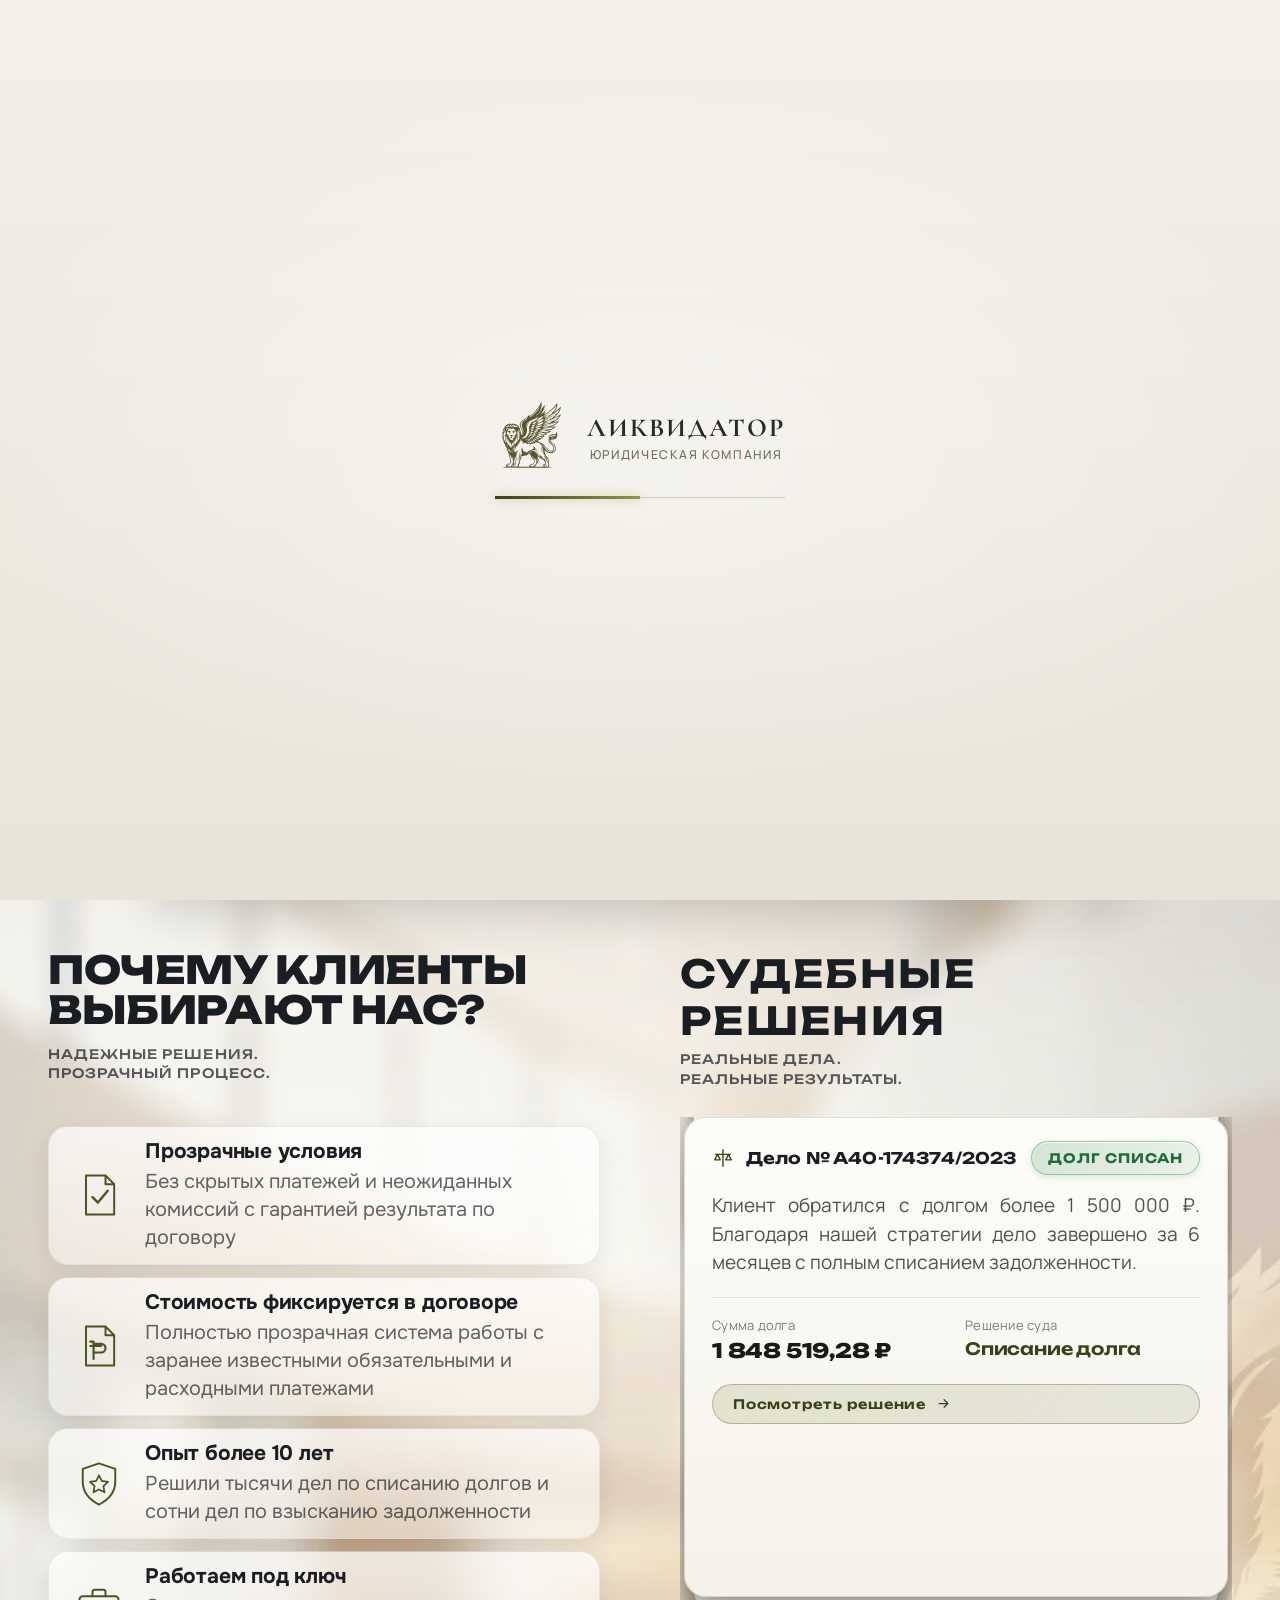
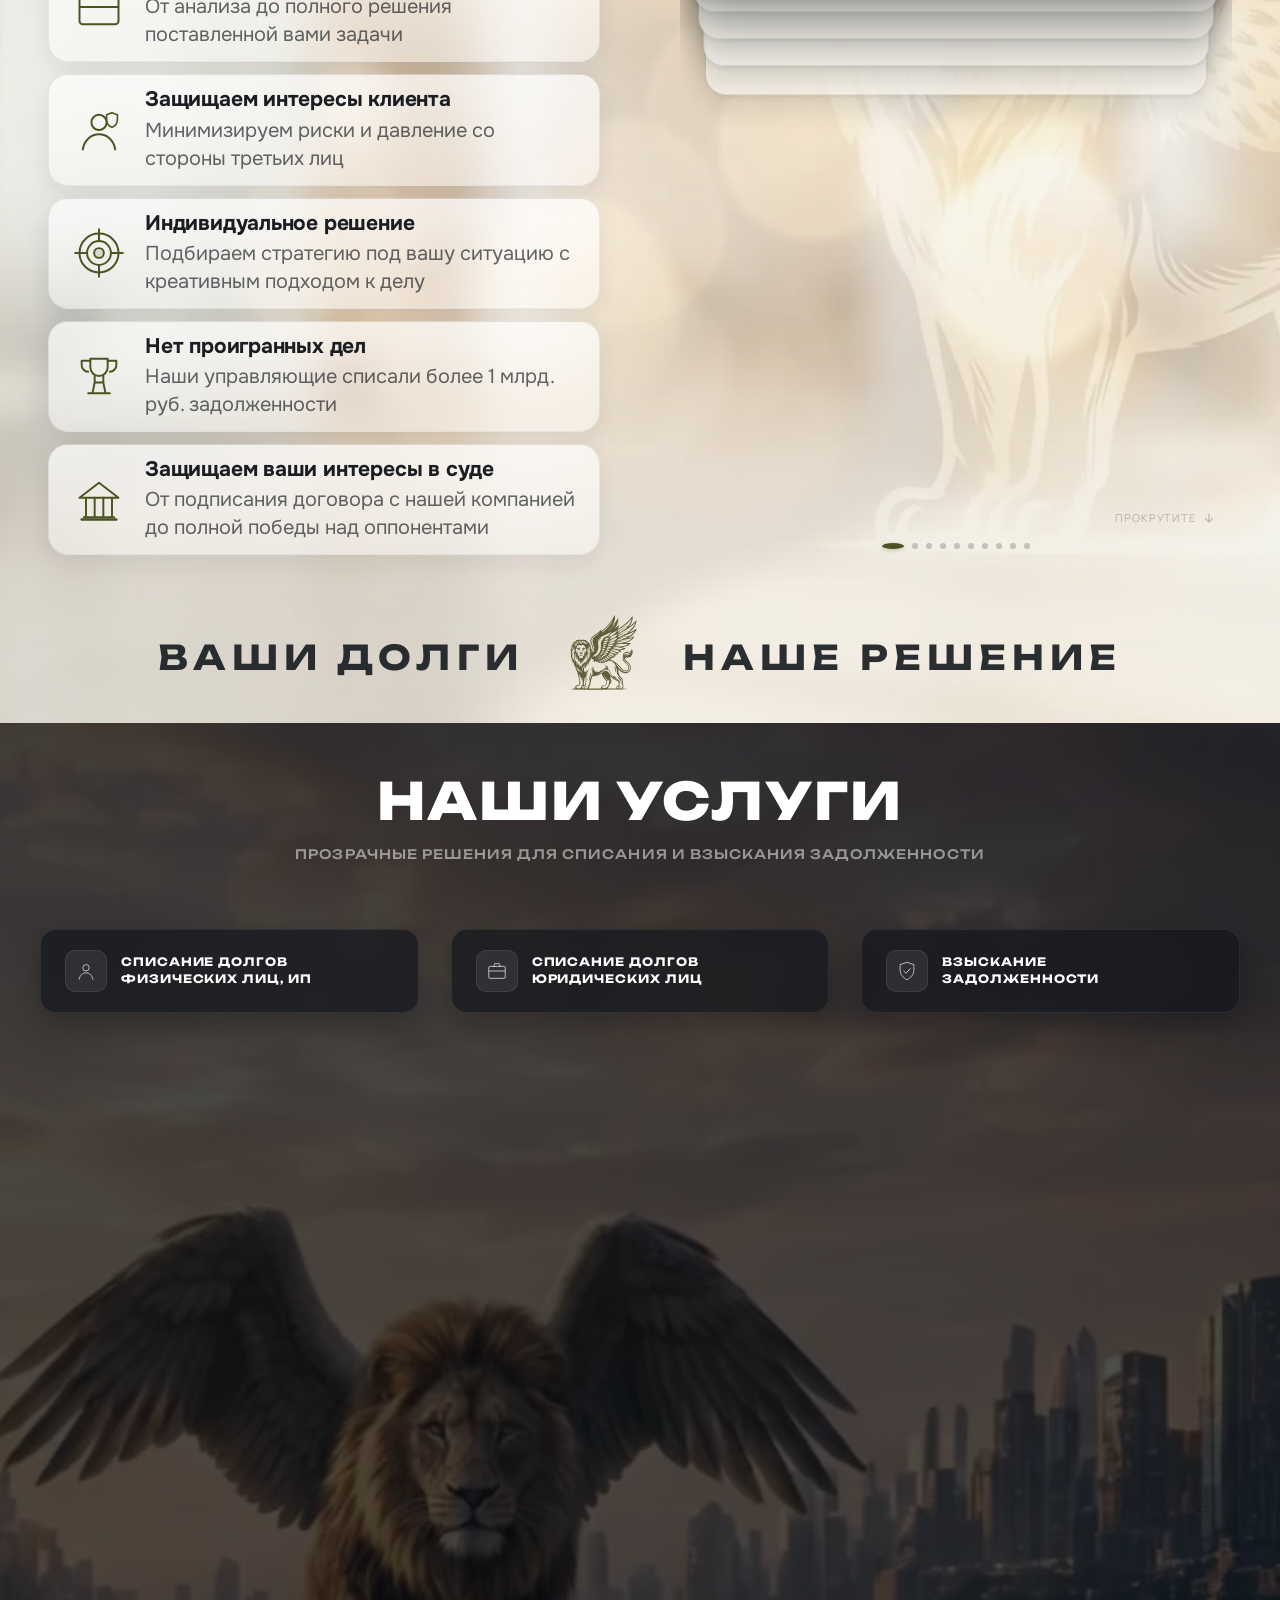
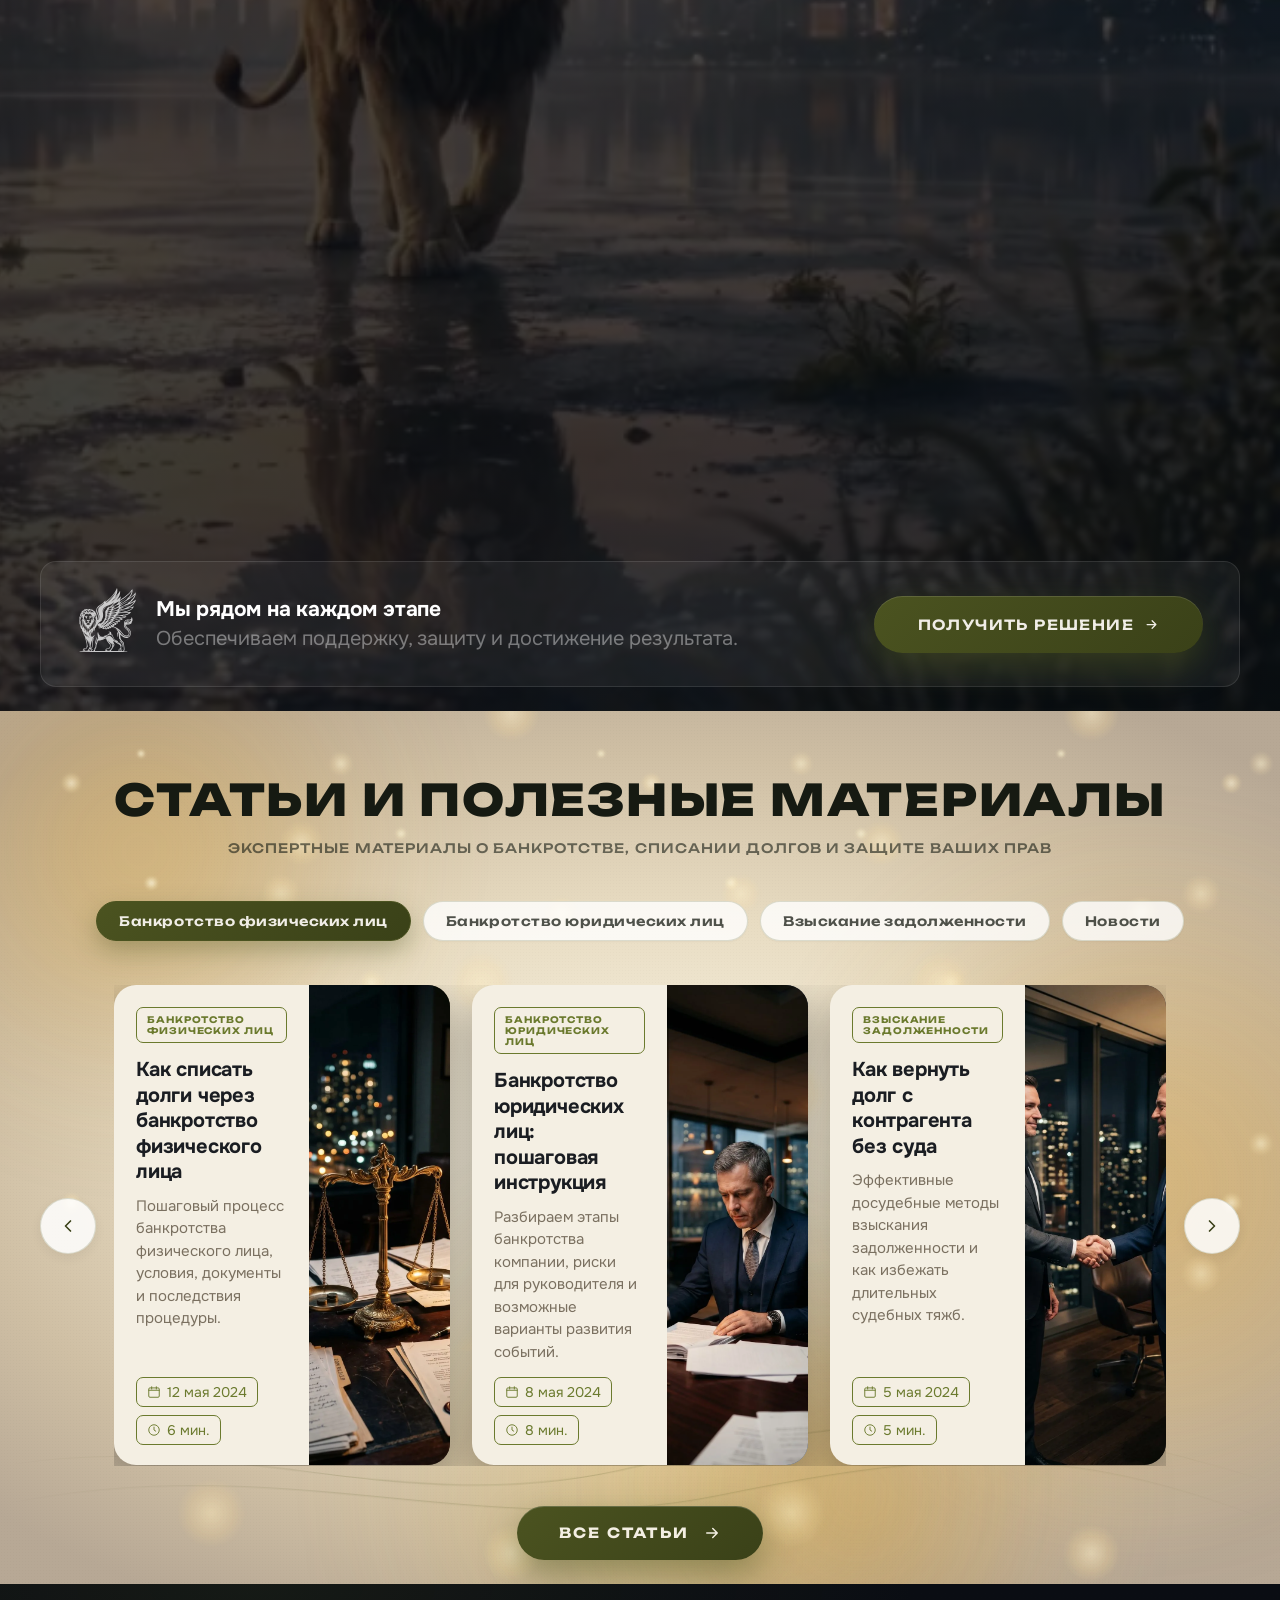
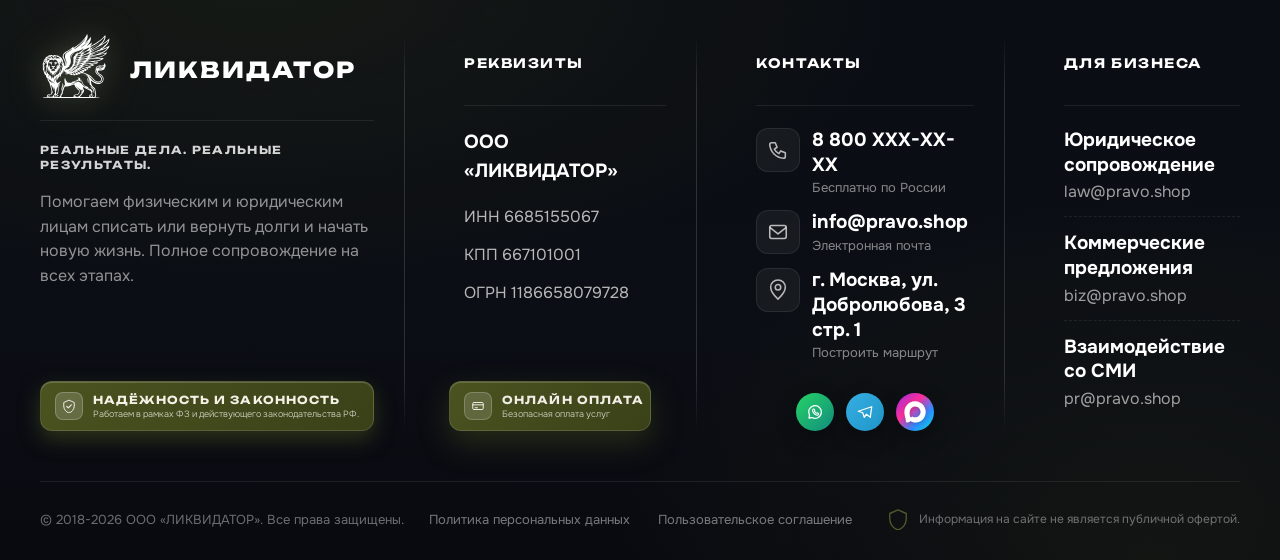
<file: index.html>
<!DOCTYPE html>
<html lang="ru">
<head>
  <meta charset="UTF-8" />
  <meta name="viewport" content="width=device-width, initial-scale=1.0, viewport-fit=cover" />
  <meta name="theme-color" content="#0b0e14"/>
  <title>ЛИКВИДАТОР - списание долгов и взыскание задолженности | Банкротство физ. и юр. лиц</title>

  <meta name="description" content="ЛИКВИДАТОР - списание долгов через банкротство физических и юридических лиц, взыскание задолженности. Опыт более 10 лет, завершено более 800 дел, списано более 1 млрд рублей. Бесплатная консультация в день обращения." />
  <meta name="keywords" content="банкротство физических лиц, списание долгов, взыскание задолженности, банкротство юридических лиц, арбитражный юрист, исполнительное производство, ликвидация ООО, субсидиарная ответственность" />
  <meta name="robots" content="index, follow, max-image-preview:large" />
  <meta name="author" content="ООО «ЛИКВИДАТОР»" />
  <meta name="yandex-verification" content="ВСТАВИТЬ_КОД_ПОСЛЕ_РЕГИСТРАЦИИ_В_ВЕБМАСТЕРЕ" />
  <meta name="google-site-verification" content="ВСТАВИТЬ_КОД_ПОСЛЕ_РЕГИСТРАЦИИ_В_SEARCH_CONSOLE" />
  <link rel="canonical" href="https://pravo.shop/" />

  <!-- Open Graph -->
  <meta property="og:type" content="website" />
  <meta property="og:title" content="ЛИКВИДАТОР - списание долгов и взыскание задолженности" />
  <meta property="og:description" content="Списание долгов через банкротство физических и юридических лиц, взыскание задолженности. Опыт 10+ лет, 800+ дел. Бесплатная консультация." />
  <meta property="og:image" content="/assets/a1.webp" />
  <meta property="og:image:width" content="1200" />
  <meta property="og:image:height" content="630" />
  <meta property="og:url" content="https://pravo.shop/" />
  <meta property="og:site_name" content="ЛИКВИДАТОР" />
  <meta property="og:locale" content="ru_RU" />

  <!-- Twitter Card -->
  <meta name="twitter:card" content="summary_large_image" />
  <meta name="twitter:title" content="ЛИКВИДАТОР - списание долгов и взыскание задолженности" />
  <meta name="twitter:description" content="Банкротство физических и юридических лиц, взыскание задолженности. 800+ завершённых дел." />
  <meta name="twitter:image" content="/assets/a1.webp" />

  <!-- Favicon -->
  <link rel="icon" type="image/svg+xml" href="/assets/logo.svg" />
  <link rel="apple-touch-icon" href="/assets/logo.svg" />

  <!-- Schema.org: Organization + LegalService + WebSite -->
  <script type="application/ld+json">
  {
    "@context": "https://schema.org",
    "@graph": [
      {
        "@type": "LegalService",
        "@id": "/#organization",
        "name": "ООО «ЛИКВИДАТОР»",
        "alternateName": "ЛИКВИДАТОР",
        "legalName": "Общество с ограниченной ответственностью «ЛИКВИДАТОР»",
        "description": "Юридическая компания по списанию долгов через банкротство и взысканию задолженности. Опыт более 10 лет, завершено более 800 дел о банкротстве, списано более 1 млрд рублей, взыскано более 500 млн рублей.",
        "url": "/",
        "logo": "/assets/logo.svg",
        "image": "/assets/a1.webp",
        "telephone": "+7-800-000-00-00",
        "email": "info@pravo.shop",
        "priceRange": "Бесплатная консультация",
        "foundingDate": "2018",
        "address": {
          "@type": "PostalAddress",
          "streetAddress": "ул. Добролюбова, 3 стр. 1",
          "addressLocality": "Москва",
          "postalCode": "127254",
          "addressCountry": "RU"
        },
        "taxID": "6685155067",
        "vatID": "6685155067",
        "iso6523Code": "0199:1186658079728",
        "areaServed": { "@type": "Country", "name": "Россия" },
        "sameAs": [],
        "contactPoint": [{
          "@type": "ContactPoint",
          "telephone": "+7-800-000-00-00",
          "contactType": "customer service",
          "areaServed": "RU",
          "availableLanguage": "Russian"
        }],
        "hasOfferCatalog": {
          "@type": "OfferCatalog",
          "name": "Услуги",
          "itemListElement": [
            { "@type": "Offer", "itemOffered": { "@type": "Service", "name": "Банкротство физических лиц", "description": "Списание долгов через процедуру банкротства граждан по 127-ФЗ" } },
            { "@type": "Offer", "itemOffered": { "@type": "Service", "name": "Банкротство юридических лиц", "description": "Сопровождение процедуры банкротства компаний, защита от субсидиарной ответственности" } },
            { "@type": "Offer", "itemOffered": { "@type": "Service", "name": "Взыскание задолженности", "description": "Досудебное и судебное взыскание долгов с физических и юридических лиц" } }
          ]
        }
      },
      {
        "@type": "WebSite",
        "@id": "/#website",
        "url": "/",
        "name": "ЛИКВИДАТОР",
        "description": "Списание долгов и взыскание задолженности",
        "publisher": { "@id": "/#organization" },
        "inLanguage": "ru-RU"
      }
    ]
  }
  </script>

  <link rel="preload" href="/assets/fonts/cormorant-garamond-700.woff2" as="font" type="font/woff2" crossorigin>
  <link rel="preload" href="/assets/fonts/manrope-500.woff2" as="font" type="font/woff2" crossorigin>
  <style>
    @font-face {
      font-family: 'Cormorant Garamond';
      font-style: normal;
      font-weight: 700;
      font-display: block;
      src: url('/assets/fonts/cormorant-garamond-700.woff2') format('woff2');
      unicode-range: U+0000-00FF, U+0131, U+0152-0153, U+02BB-02BC, U+02C6, U+02DA, U+02DC, U+0304, U+0308, U+0329, U+2000-206F, U+20AC, U+2122, U+2191, U+2193, U+2212, U+2215, U+FEFF, U+FFFD, U+0400-045F, U+0490-0491, U+04B0-04B1, U+2116;
    }
    @font-face {
      font-family: 'Manrope';
      font-style: normal;
      font-weight: 500;
      font-display: block;
      src: url('/assets/fonts/manrope-500.woff2') format('woff2');
      unicode-range: U+0000-00FF, U+0131, U+0152-0153, U+02BB-02BC, U+02C6, U+02DA, U+02DC, U+0304, U+0308, U+0329, U+2000-206F, U+20AC, U+2122, U+2191, U+2193, U+2212, U+2215, U+FEFF, U+FFFD, U+0400-045F, U+0490-0491, U+04B0-04B1, U+2116;
    }
  </style>

  <link rel="preconnect" href="https://fonts.googleapis.com">
  <link rel="preconnect" href="https://fonts.gstatic.com" crossorigin>
  <link rel="preload" href="https://fonts.googleapis.com/css2?family=Unbounded:wght@400;500;600;700;800&family=Manrope:wght@300;400;500;600&family=Onest:wght@400;500;600;700&family=Cormorant+Garamond:ital,wght@0,700;1,700&display=swap" as="style" onload="this.onload=null;this.rel='stylesheet'">
  <noscript><link href="https://fonts.googleapis.com/css2?family=Unbounded:wght@400;500;600;700;800&family=Manrope:wght@300;400;500;600&family=Onest:wght@400;500;600;700&family=Cormorant+Garamond:ital,wght@0,700;1,700&display=swap" rel="stylesheet"></noscript>

  <link rel="stylesheet" href="styles.css?v=22" />
  <meta http-equiv="Cache-Control" content="no-cache, no-store, must-revalidate" />
  <meta http-equiv="Pragma" content="no-cache" />
  <meta http-equiv="Expires" content="0" />
  <style>
    /* Inline override for business footer — bypasses CSS cache */
    @media (max-width: 1024px) {
      .footer__col--business .footer__biz { gap: 0 !important; row-gap: 0 !important; display: block !important; }
      .footer__col--business .footer__biz li {
        display: block !important;
        margin: 0 !important;
        padding: 0 !important;
        gap: 0 !important;
        border: none !important;
        line-height: 1 !important;
      }
      .footer__col--business .footer__biz li + li { margin-top: 14px !important; }
      .hero__content { padding-top: 48vh !important; }

      /* Компактный cookie-баннер на мобиле */
      .cookie-banner { left: 10px !important; right: 10px !important; bottom: 10px !important; }
      .cookie-banner__inner {
        display: grid !important;
        grid-template-columns: auto 1fr !important;
        grid-template-areas: "icon title" "desc desc" "actions actions" !important;
        align-items: center !important;
        gap: 6px 10px !important;
        padding: 10px 12px !important;
        border-radius: 14px !important;
      }
      .cookie-banner__icon {
        grid-area: icon !important;
        width: 28px !important;
        height: 28px !important;
        flex: 0 0 28px !important;
        border-radius: 8px !important;
      }
      .cookie-banner__icon svg { width: 16px !important; height: 16px !important; }
      .cookie-banner__text {
        display: contents !important;
      }
      .cookie-banner__text strong {
        grid-area: title !important;
        font-size: 13px !important;
        letter-spacing: 0.02em !important;
        line-height: 1.1 !important;
        margin: 0 !important;
      }
      .cookie-banner__text > span {
        grid-area: desc !important;
        font-size: 11px !important;
        line-height: 1.25 !important;
        margin: 0 !important;
      }
      .cookie-banner__actions {
        grid-area: actions !important;
        width: 100% !important;
        gap: 8px !important;
        justify-content: space-between !important;
        margin-top: 2px !important;
      }
      .cookie-banner__link {
        font-size: 10px !important;
        padding: 6px 10px !important;
        letter-spacing: 0.08em !important;
        min-height: 0 !important;
        height: auto !important;
      }
      .cookie-banner__btn {
        font-size: 11px !important;
        padding: 8px 16px !important;
        letter-spacing: 0.08em !important;
        min-height: 0 !important;
        height: auto !important;
        flex: 0 1 auto !important;
      }
      .footer__col--business .footer__biz-role {
        display: block !important;
        font-size: 11px !important;
        line-height: 1.15 !important;
        margin: 0 !important;
        padding: 0 !important;
        white-space: nowrap !important;
      }
      .footer__col--business .footer__biz-role br { display: none !important; }
      .footer__col--business .footer__biz-mail {
        display: block !important;
        font-size: 11px !important;
        line-height: 1 !important;
        margin: 0 !important;
        padding: 0 !important;
        min-height: 0 !important;
        height: auto !important;
      }
      .footer__col--business .footer__col-title {
        margin: 0 0 4px !important;
        padding: 0 0 2px !important;
        min-height: 0 !important;
      }
      .footer__bottom {
        display: flex !important;
        flex-direction: column !important;
        align-items: center !important;
        gap: 0 !important;
        padding: 8px 0 0 !important;
        margin-top: 8px !important;
        margin-bottom: 0 !important;
        text-align: center !important;
      }
      .footer__bottom > * { margin: 0 !important; padding: 0 !important; }
      .footer__copy,
      .footer__links,
      .footer__links a,
      .footer__disclaimer,
      .footer__disclaimer span {
        font-size: 9px !important;
        line-height: 1 !important;
        color: rgba(255,255,255,0.5) !important;
      }
      .footer__links {
        display: flex !important;
        flex-wrap: wrap !important;
        justify-content: center !important;
        gap: 0 6px !important;
      }
      .footer__disclaimer {
        display: inline-flex !important;
        align-items: center !important;
        justify-content: center !important;
        gap: 4px !important;
      }
      .footer__disclaimer svg { width: 9px !important; height: 9px !important; flex-shrink: 0 !important; }
      .footer__disclaimer br { display: none !important; }
      .footer { padding-bottom: 8px !important; }
      .footer__bottom a,
      .footer__links a,
      .footer__disclaimer a {
        min-height: 0 !important;
        height: auto !important;
        padding: 0 !important;
        margin: 0 !important;
      }
    }
  </style>
</head>
<body>

  <div class="loader" id="siteLoader" aria-hidden="true">
    <div class="loader__inner">
      <div class="loader__row">
        <img src="assets/logo.svg" alt="" class="loader__logo" onerror="this.replaceWith(Object.assign(document.createElement('div'),{className:'loader__logo-fallback',textContent:'Л'}))"/>
        <div class="loader__text">
          <div class="loader__title">ЛИКВИДАТОР</div>
          <div class="loader__subtitle">Юридическая компания</div>
        </div>
      </div>
      <div class="loader__bar"><div class="loader__bar-fill" id="loaderBarFill"></div></div>
    </div>
  </div>

  <header class="header" id="header">
    <div class="header__inner">
      <button class="header__burger" id="headerBurger" type="button" aria-label="Меню" aria-expanded="false">
        <span></span><span></span><span></span>
      </button>

      <nav class="header__nav header__nav--left">
        <a href="#services">УСЛУГИ</a>
        <a href="#cases">КЕЙСЫ</a>
      </nav>

      <a href="#" class="header__brand">
        <img src="assets/logo.svg" alt="" class="header__logo" onerror="this.style.display='none'"/>
        <span class="header__brand-text">ЛИКВИДАТОР</span>
      </a>

      <nav class="header__nav header__nav--right">
        <a href="#knowledge">БАЗА ЗНАНИЙ</a>
        <a href="#footer">КОНТАКТЫ</a>
      </nav>
    </div>

    <div class="header__mobile-menu" id="headerMobileMenu" aria-hidden="true">
      <a href="#services" data-close>УСЛУГИ</a>
      <a href="#cases" data-close>КЕЙСЫ</a>
      <a href="#knowledge" data-close>БАЗА ЗНАНИЙ</a>
      <a href="#footer" data-close>КОНТАКТЫ</a>
    </div>
  </header>

  <section class="hero">
    <div class="hero__split">
      <div class="hero__side hero__side--dark"></div>
      <div class="hero__side hero__side--light"></div>
    </div>

    <video
      class="hero__lion"
      id="heroLion"
      muted
      playsinline
      autoplay
      preload="auto"
      poster="assets/lion-poster.webp"
    >
      <source src="assets/0420_opt.mp4" type="video/mp4">
    </video>
    <script>
      (function(){
        if (window.matchMedia('(max-width: 768px)').matches) {
          var v = document.getElementById('heroLion');
          if (v) {
            try { v.pause(); v.removeAttribute('src'); v.load(); } catch(e) {}
            var picture = document.createElement('picture');
            var avif = document.createElement('source');
            avif.type = 'image/avif';
            avif.srcset = 'assets/0420_mobile.avif';
            var img = new Image();
            img.className = v.className;
            img.id = v.id;
            img.src = 'assets/0420_mobile.webp';
            img.alt = '';
            img.setAttribute('aria-hidden', 'true');
            img.decoding = 'async';
            img.fetchPriority = 'high';
            picture.appendChild(avif);
            picture.appendChild(img);
            v.replaceWith(picture);
          }
        }
      })();
    </script>

    <div class="hero__content">
      <h1 class="hero__title">
        ВАШИ ДОЛГИ -<br/>
        НАШЕ РЕШЕНИЕ
      </h1>

      <p class="hero__subtitle">
        Надежная поддержка в списании долгов и взыскании задолженности
      </p>

      <a href="#" class="hero__cta" data-open-modal="contactsModal" data-source="1 блок (главный экран)">
        <span>ПОЛУЧИТЬ РЕШЕНИЕ</span>
      </a>

      <div class="hero__footnote">
        <p class="hero__footnote-primary">Работаем с физическими<br/>лицами и бизнесом</p>
        <p class="hero__footnote-law">Федеральный закон «О несостоятельности» от 26.10.2002 № 127-ФЗ</p>
      </div>
    </div>

    <div class="hero__marquee" aria-hidden="true">
      <div class="hero__marquee-track">
        <div class="marquee-item">Банкротство физических лиц<span class="marquee-dot"></span></div>
        <div class="marquee-item">Банкротство ИП<span class="marquee-dot"></span></div>
        <div class="marquee-item">Банкротство юридических лиц<span class="marquee-dot"></span></div>
        <div class="marquee-item">Досудебное урегулирование<span class="marquee-dot"></span></div>
        <div class="marquee-item">Взыскание дебиторской задолженности<span class="marquee-dot"></span></div>
        <div class="marquee-item">Мировое соглашение<span class="marquee-dot"></span></div>
        <div class="marquee-item">Медиативное соглашение<span class="marquee-dot"></span></div>
        <div class="marquee-item">Банкротство физических лиц<span class="marquee-dot"></span></div>
        <div class="marquee-item">Банкротство ИП<span class="marquee-dot"></span></div>
        <div class="marquee-item">Банкротство юридических лиц<span class="marquee-dot"></span></div>
        <div class="marquee-item">Досудебное урегулирование<span class="marquee-dot"></span></div>
        <div class="marquee-item">Взыскание дебиторской задолженности<span class="marquee-dot"></span></div>
        <div class="marquee-item">Мировое соглашение<span class="marquee-dot"></span></div>
        <div class="marquee-item">Медиативное соглашение<span class="marquee-dot"></span></div>
      </div>
    </div>
  </section>

  <section class="cases" id="cases">
    <div class="cases__bg" aria-hidden="true"></div>
    <div class="cases__overlay" aria-hidden="true"></div>

    <div class="cases__container">
      <div class="cases__grid">

        <div class="cases__left">
          <h2 class="cases__title">
            ПОЧЕМУ КЛИЕНТЫ<br/>ВЫБИРАЮТ НАС?
          </h2>
          <p class="cases__subtitle">
            Надежные решения.<br/>Прозрачный процесс.
          </p>

          <ul class="features">
            <li class="feature">
              <div class="feature__icon">
                <svg viewBox="0 0 48 48" fill="none" xmlns="http://www.w3.org/2000/svg">
                  <path class="f-doc-page" d="M12 6h18l8 8v28H12z" stroke="currentColor" stroke-width="1.8" stroke-linejoin="round"/>
                  <path class="f-doc-fold" d="M30 6v8h8" stroke="currentColor" stroke-width="1.8" stroke-linejoin="round"/>
                  <path class="f-doc-check" d="M18 26l5 5 9-11" stroke="currentColor" stroke-width="2.2" stroke-linecap="round" stroke-linejoin="round"/>
                </svg>
              </div>
              <div class="feature__text">
                <h3 class="feature__title">Прозрачные условия</h3>
                <p class="feature__desc">Без скрытых платежей и неожиданных комиссий с гарантией результата по договору</p>
              </div>
            </li>

            <li class="feature">
              <div class="feature__icon">
                <svg viewBox="0 0 48 48" fill="none" xmlns="http://www.w3.org/2000/svg">
                  <path class="f-price-doc" d="M12 6h18l8 8v28H12z" stroke="currentColor" stroke-width="1.8" stroke-linejoin="round"/>
                  <path class="f-price-fold" d="M30 6v8h8" stroke="currentColor" stroke-width="1.8" stroke-linejoin="round"/>
                  <path class="f-price-rub" d="M19 22h7a4 4 0 0 1 0 8h-7m0 0v6m0-6v-10h-3m0 4h10" stroke="currentColor" stroke-width="2" stroke-linecap="round" stroke-linejoin="round"/>
                </svg>
              </div>
              <div class="feature__text">
                <h3 class="feature__title">Стоимость фиксируется в договоре</h3>
                <p class="feature__desc">Полностью прозрачная система работы с заранее известными обязательными и расходными платежами</p>
              </div>
            </li>

            <li class="feature">
              <div class="feature__icon">
                <svg viewBox="0 0 48 48" fill="none" xmlns="http://www.w3.org/2000/svg">
                  <path class="f-shield-body" d="M24 5l15 5v12c0 10-7 17-15 21-8-4-15-11-15-21V10l15-5z" stroke="currentColor" stroke-width="1.8" stroke-linejoin="round"/>
                  <path class="f-shield-star" d="M24 16l2.5 5.2 5.8.8-4.2 4 1 5.7L24 29l-5.1 2.7 1-5.7-4.2-4 5.8-.8L24 16z" stroke="currentColor" stroke-width="1.6" stroke-linejoin="round"/>
                </svg>
              </div>
              <div class="feature__text">
                <h3 class="feature__title">Опыт более 10 лет</h3>
                <p class="feature__desc">Решили тысячи дел по списанию долгов и сотни дел по взысканию задолженности</p>
              </div>
            </li>

            <li class="feature">
              <div class="feature__icon">
                <svg viewBox="0 0 48 48" fill="none" xmlns="http://www.w3.org/2000/svg">
                  <rect class="f-case-body" x="6" y="14" width="36" height="26" rx="3" stroke="currentColor" stroke-width="1.8"/>
                  <path class="f-case-handle" d="M18 14v-4a2 2 0 0 1 2-2h8a2 2 0 0 1 2 2v4" stroke="currentColor" stroke-width="1.8" stroke-linecap="round"/>
                  <path class="f-case-line" d="M6 24h36" stroke="currentColor" stroke-width="1.8"/>
                </svg>
              </div>
              <div class="feature__text">
                <h3 class="feature__title">Работаем под ключ</h3>
                <p class="feature__desc">От анализа до полного решения поставленной вами задачи</p>
              </div>
            </li>

            <li class="feature">
              <div class="feature__icon">
                <svg viewBox="0 0 48 48" fill="none" xmlns="http://www.w3.org/2000/svg">
                  <circle class="f-user-head" cx="24" cy="17" r="7" stroke="currentColor" stroke-width="1.8"/>
                  <path class="f-user-body" d="M9 42c1.5-9 8-14 15-14s13.5 5 15 14" stroke="currentColor" stroke-width="1.8" stroke-linecap="round"/>
                  <path class="f-user-shield" d="M36 8l5 2v4c0 4-2.5 6.5-5 7.5-2.5-1-5-3.5-5-7.5v-4l5-2z" stroke="currentColor" stroke-width="1.5" fill="none"/>
                </svg>
              </div>
              <div class="feature__text">
                <h3 class="feature__title">Защищаем интересы клиента</h3>
                <p class="feature__desc">Минимизируем риски и давление со стороны третьих лиц</p>
              </div>
            </li>

            <li class="feature">
              <div class="feature__icon">
                <svg viewBox="0 0 48 48" fill="none" xmlns="http://www.w3.org/2000/svg">
                  <circle class="f-target-out" cx="24" cy="24" r="18" stroke="currentColor" stroke-width="1.8"/>
                  <circle class="f-target-mid" cx="24" cy="24" r="11" stroke="currentColor" stroke-width="1.8"/>
                  <circle class="f-target-in" cx="24" cy="24" r="4.5" stroke="currentColor" stroke-width="1.8" fill="currentColor" fill-opacity="0.15"/>
                  <path class="f-target-cross" d="M24 2v10M24 36v10M2 24h10M36 24h10" stroke="currentColor" stroke-width="1.8" stroke-linecap="round"/>
                </svg>
              </div>
              <div class="feature__text">
                <h3 class="feature__title">Индивидуальное решение</h3>
                <p class="feature__desc">Подбираем стратегию под вашу ситуацию с креативным подходом к делу</p>
              </div>
            </li>

            <li class="feature">
              <div class="feature__icon">
                <svg viewBox="0 0 48 48" fill="none" xmlns="http://www.w3.org/2000/svg">
                  <path class="f-trophy-cup" d="M16 8h16v8a8 8 0 0 1-16 0V8z" stroke="currentColor" stroke-width="1.8" stroke-linejoin="round"/>
                  <path class="f-trophy-h1" d="M16 10H8v4a6 6 0 0 0 6 6" stroke="currentColor" stroke-width="1.8" stroke-linecap="round" stroke-linejoin="round"/>
                  <path class="f-trophy-h2" d="M32 10h8v4a6 6 0 0 1-6 6" stroke="currentColor" stroke-width="1.8" stroke-linecap="round" stroke-linejoin="round"/>
                  <path class="f-trophy-base" d="M20 24v6h8v-6M14 40h20M18 40l2-10M30 40l-2-10" stroke="currentColor" stroke-width="1.8" stroke-linecap="round" stroke-linejoin="round"/>
                </svg>
              </div>
              <div class="feature__text">
                <h3 class="feature__title">Нет проигранных дел</h3>
                <p class="feature__desc">Наши управляющие списали более 1 млрд. руб. задолженности</p>
              </div>
            </li>

            <li class="feature">
              <div class="feature__icon">
                <svg viewBox="0 0 48 48" fill="none" xmlns="http://www.w3.org/2000/svg">
                  <path class="f-court-pillar" d="M10 40h28M12 40v-18M36 40v-18M20 40v-18M28 40v-18" stroke="currentColor" stroke-width="1.8" stroke-linecap="round"/>
                  <path class="f-court-roof" d="M6 22h36L24 8 6 22z" stroke="currentColor" stroke-width="1.8" stroke-linejoin="round"/>
                  <path class="f-court-base" d="M8 42h32" stroke="currentColor" stroke-width="2.2" stroke-linecap="round"/>
                </svg>
              </div>
              <div class="feature__text">
                <h3 class="feature__title">Защищаем ваши интересы в суде</h3>
                <p class="feature__desc">От подписания договора с нашей компанией до полной победы над оппонентами</p>
              </div>
            </li>
          </ul>

        </div>

        <div class="cases__right">
          <div class="cases__right-head">
            <h3 class="cases__right-title">СУДЕБНЫЕ РЕШЕНИЯ</h3>
            <p class="cases__right-sub">Реальные дела.<br/>Реальные результаты.</p>
          </div>

          <div class="cases__stack-wrap">
          <div class="cases__stack" id="casesStack">

            <article class="case-tab is-active" data-idx="1">
              <header class="case-tab__head">
                <div class="case-tab__id">
                  <svg class="case-tab__id-icon" viewBox="0 0 24 24" fill="none" xmlns="http://www.w3.org/2000/svg"><path d="M12 3v18M4 8h16M6 8l-3 6h6l-3-6zm12 0l-3 6h6l-3-6z" stroke="currentColor" stroke-width="1.5" stroke-linecap="round" stroke-linejoin="round"/></svg>
                  <span>Дело № А40-174374/2023</span>
                </div>
                <span class="case-tab__status">Долг списан</span>
              </header>
              <div class="case-tab__body">
                <p class="case-tab__desc">Клиент обратился с долгом более 1 500 000 ₽. Благодаря нашей стратегии дело завершено за 6 месяцев с полным списанием задолженности.</p>
                <div class="case-tab__meta">
                  <div class="case-tab__meta-item">
                    <span class="case-tab__meta-label">Сумма долга</span>
                    <span class="case-tab__meta-value">1 848 519,28 ₽</span>
                  </div>
                  <div class="case-tab__meta-item">
                    <span class="case-tab__meta-label">Решение суда</span>
                    <span class="case-tab__meta-value case-tab__meta-value--muted">Списание долга</span>
                  </div>
                </div>
                <a href="https://kad.arbitr.ru/Document/Pdf/fb471445-d191-4ed9-a49c-1e99a8435850/d7ceed3d-b46f-4aff-9b10-00f927f8dfa5/A40-174374-2023_20240425_Opredelenie.pdf?isAddStamp=True" target="_blank" rel="noopener" class="case-tab__link">
                  <span>Посмотреть решение</span>
                  <svg viewBox="0 0 24 24" fill="none" xmlns="http://www.w3.org/2000/svg"><path d="M5 12h14M13 6l6 6-6 6" stroke="currentColor" stroke-width="2" stroke-linecap="round" stroke-linejoin="round"/></svg>
                </a>
              </div>
            </article>

            <article class="case-tab" data-idx="2">
              <header class="case-tab__head">
                <div class="case-tab__id">
                  <svg class="case-tab__id-icon" viewBox="0 0 24 24" fill="none" xmlns="http://www.w3.org/2000/svg"><path d="M12 3v18M4 8h16M6 8l-3 6h6l-3-6zm12 0l-3 6h6l-3-6z" stroke="currentColor" stroke-width="1.5" stroke-linecap="round" stroke-linejoin="round"/></svg>
                  <span>Дело № А56-2166/2023</span>
                </div>
                <span class="case-tab__status">Долг списан</span>
              </header>
              <div class="case-tab__body">
                <p class="case-tab__desc">Клиент обратился с большой долговой нагрузкой и микрофинансовыми организациями на общую сумму более 12 000 000 ₽. Нашей компании удалось сохранить заработную плату в полном объеме и списать задолженность полностью меньше, чем за 9 месяцев.</p>
                <div class="case-tab__meta">
                  <div class="case-tab__meta-item">
                    <span class="case-tab__meta-label">Сумма долга</span>
                    <span class="case-tab__meta-value">12 326 853,68 ₽</span>
                  </div>
                  <div class="case-tab__meta-item">
                    <span class="case-tab__meta-label">Решение суда</span>
                    <span class="case-tab__meta-value case-tab__meta-value--muted">Списание долга</span>
                  </div>
                </div>
                <a href="https://kad.arbitr.ru/Document/Pdf/88ca49a5-64b2-45bc-94c3-d40087040525/ff3491aa-16b2-4777-b322-5487c517fe96/A56-2166-2023_20240306_Opredelenie.pdf?isAddStamp=True" target="_blank" rel="noopener" class="case-tab__link">
                  <span>Посмотреть решение</span>
                  <svg viewBox="0 0 24 24" fill="none" xmlns="http://www.w3.org/2000/svg"><path d="M5 12h14M13 6l6 6-6 6" stroke="currentColor" stroke-width="2" stroke-linecap="round" stroke-linejoin="round"/></svg>
                </a>
              </div>
            </article>

            <article class="case-tab" data-idx="3">
              <header class="case-tab__head">
                <div class="case-tab__id">
                  <svg class="case-tab__id-icon" viewBox="0 0 24 24" fill="none" xmlns="http://www.w3.org/2000/svg"><path d="M12 3v18M4 8h16M6 8l-3 6h6l-3-6zm12 0l-3 6h6l-3-6z" stroke="currentColor" stroke-width="1.5" stroke-linecap="round" stroke-linejoin="round"/></svg>
                  <span>Дело № А56-89487/2022</span>
                </div>
                <span class="case-tab__status">Долг списан</span>
              </header>
              <div class="case-tab__body">
                <p class="case-tab__desc">Клиент обратился с долгом более 3 600 000 ₽ перед банками и 48 микрофинансовыми организациями, которые круглосуточно одолевали заемщика. Мы надежно защитили нашего клиента от коллекторов и в полном объеме списали задолженность за 12 месяцев.</p>
                <div class="case-tab__meta">
                  <div class="case-tab__meta-item">
                    <span class="case-tab__meta-label">Сумма долга</span>
                    <span class="case-tab__meta-value">3 600 001,32 ₽</span>
                  </div>
                  <div class="case-tab__meta-item">
                    <span class="case-tab__meta-label">Решение суда</span>
                    <span class="case-tab__meta-value case-tab__meta-value--muted">Списание долга</span>
                  </div>
                </div>
                <a href="https://kad.arbitr.ru/Document/Pdf/3f1cd4ba-e812-46d6-8524-6fb5c80233a4/1dcf95ad-25c8-41ce-b06b-d5d9e374d293/A56-89487-2022_20240110_Opredelenie.pdf?isAddStamp=True" target="_blank" rel="noopener" class="case-tab__link">
                  <span>Посмотреть решение</span>
                  <svg viewBox="0 0 24 24" fill="none" xmlns="http://www.w3.org/2000/svg"><path d="M5 12h14M13 6l6 6-6 6" stroke="currentColor" stroke-width="2" stroke-linecap="round" stroke-linejoin="round"/></svg>
                </a>
              </div>
            </article>

            <article class="case-tab" data-idx="4">
              <header class="case-tab__head">
                <div class="case-tab__id">
                  <svg class="case-tab__id-icon" viewBox="0 0 24 24" fill="none" xmlns="http://www.w3.org/2000/svg"><path d="M12 3v18M4 8h16M6 8l-3 6h6l-3-6zm12 0l-3 6h6l-3-6z" stroke="currentColor" stroke-width="1.5" stroke-linecap="round" stroke-linejoin="round"/></svg>
                  <span>Дело № А56-41816/2022</span>
                </div>
                <span class="case-tab__status">Долг списан</span>
              </header>
              <div class="case-tab__body">
                <p class="case-tab__desc">Клиент обратился за услугой списания задолженности более 1 000 000 ₽, однако имел заработную плату выше среднего. Наша компания провела анализ и выстроила победную стратегию, благодаря которой клиент мог законно распоряжаться суммой более 50 000 ₽ ежемесячно, находясь в процедуре, которую мы провели за 8 месяцев и списали полностью все долговые обязательства.</p>
                <div class="case-tab__meta">
                  <div class="case-tab__meta-item">
                    <span class="case-tab__meta-label">Сумма долга</span>
                    <span class="case-tab__meta-value">1 126 522,54 ₽</span>
                  </div>
                  <div class="case-tab__meta-item">
                    <span class="case-tab__meta-label">Решение суда</span>
                    <span class="case-tab__meta-value case-tab__meta-value--muted">Списание долга</span>
                  </div>
                </div>
                <a href="https://kad.arbitr.ru/Document/Pdf/3573484e-a04f-40cc-aeda-bd208ea24a3e/9af49c19-9a5f-4c8c-a9aa-ab06439aa5bc/A56-41816-2022_20230130_Opredelenie.pdf?isAddStamp=True" target="_blank" rel="noopener" class="case-tab__link">
                  <span>Посмотреть решение</span>
                  <svg viewBox="0 0 24 24" fill="none" xmlns="http://www.w3.org/2000/svg"><path d="M5 12h14M13 6l6 6-6 6" stroke="currentColor" stroke-width="2" stroke-linecap="round" stroke-linejoin="round"/></svg>
                </a>
              </div>
            </article>

            <article class="case-tab" data-idx="5">
              <header class="case-tab__head">
                <div class="case-tab__id">
                  <svg class="case-tab__id-icon" viewBox="0 0 24 24" fill="none" xmlns="http://www.w3.org/2000/svg"><path d="M12 3v18M4 8h16M6 8l-3 6h6l-3-6zm12 0l-3 6h6l-3-6z" stroke="currentColor" stroke-width="1.5" stroke-linecap="round" stroke-linejoin="round"/></svg>
                  <span>Дело № А41-15903/2024</span>
                </div>
                <span class="case-tab__status">Долг списан</span>
              </header>
              <div class="case-tab__body">
                <p class="case-tab__desc">Клиент обратился за списанием долга в размере более 1 000 000 ₽. Другие компании не брали заемщика в работу из-за риска потерять два автомобиля. Наша компания провела анализ ситуации и взялась за работу. Дело завершилось исключением из продажи двух автомобилей и списанием всех долгов за 16 месяцев.</p>
                <div class="case-tab__meta">
                  <div class="case-tab__meta-item">
                    <span class="case-tab__meta-label">Сумма долга</span>
                    <span class="case-tab__meta-value">1 180 834,40 ₽</span>
                  </div>
                  <div class="case-tab__meta-item">
                    <span class="case-tab__meta-label">Решение суда</span>
                    <span class="case-tab__meta-value case-tab__meta-value--muted">Списание долга</span>
                  </div>
                </div>
                <a href="https://kad.arbitr.ru/Document/Pdf/2d932aea-a3cf-48df-9f48-0e4fd9085084/8c3cb2bc-724c-4f91-9091-69f751ada969/A41-15903-2024_20250715_Opredelenie.pdf?isAddStamp=True" target="_blank" rel="noopener" class="case-tab__link">
                  <span>Посмотреть решение</span>
                  <svg viewBox="0 0 24 24" fill="none" xmlns="http://www.w3.org/2000/svg"><path d="M5 12h14M13 6l6 6-6 6" stroke="currentColor" stroke-width="2" stroke-linecap="round" stroke-linejoin="round"/></svg>
                </a>
              </div>
            </article>

            <article class="case-tab" data-idx="6">
              <header class="case-tab__head">
                <div class="case-tab__id">
                  <svg class="case-tab__id-icon" viewBox="0 0 24 24" fill="none" xmlns="http://www.w3.org/2000/svg"><path d="M12 3v18M4 8h16M6 8l-3 6h6l-3-6zm12 0l-3 6h6l-3-6z" stroke="currentColor" stroke-width="1.5" stroke-linecap="round" stroke-linejoin="round"/></svg>
                  <span>Дело № А32-39925/2025</span>
                </div>
                <span class="case-tab__status">Долг списан</span>
              </header>
              <div class="case-tab__body">
                <p class="case-tab__desc">Клиент обратился за списанием долга перед физическим лицом в размере более 17 000 000 ₽. Был большой риск несписания, поэтому клиент решил обратиться к профессионалам. Наша компания провела процедуру и списала все долговые обязательства за 5 месяцев.</p>
                <div class="case-tab__meta">
                  <div class="case-tab__meta-item">
                    <span class="case-tab__meta-label">Сумма долга</span>
                    <span class="case-tab__meta-value">17 072 950,30 ₽</span>
                  </div>
                  <div class="case-tab__meta-item">
                    <span class="case-tab__meta-label">Решение суда</span>
                    <span class="case-tab__meta-value case-tab__meta-value--muted">Списание долга</span>
                  </div>
                </div>
                <a href="https://kad.arbitr.ru/Document/Pdf/50c1f879-90cf-4c55-b82c-f3018f49abb6/c684f797-ca94-4bd5-97ab-cbf0160dfbf9/A32-39925-2025_20260330_Opredelenie.pdf?isAddStamp=True" target="_blank" rel="noopener" class="case-tab__link">
                  <span>Посмотреть решение</span>
                  <svg viewBox="0 0 24 24" fill="none" xmlns="http://www.w3.org/2000/svg"><path d="M5 12h14M13 6l6 6-6 6" stroke="currentColor" stroke-width="2" stroke-linecap="round" stroke-linejoin="round"/></svg>
                </a>
              </div>
            </article>

            <article class="case-tab" data-idx="7">
              <header class="case-tab__head">
                <div class="case-tab__id">
                  <svg class="case-tab__id-icon" viewBox="0 0 24 24" fill="none" xmlns="http://www.w3.org/2000/svg"><path d="M12 3v18M4 8h16M6 8l-3 6h6l-3-6zm12 0l-3 6h6l-3-6z" stroke="currentColor" stroke-width="1.5" stroke-linecap="round" stroke-linejoin="round"/></svg>
                  <span>Дело № А56-100790/2024</span>
                </div>
                <span class="case-tab__status">Долг списан</span>
              </header>
              <div class="case-tab__body">
                <p class="case-tab__desc">Клиент обратился за решением проблемы высоких ежемесячных платежей. Благодаря нашей компании была утверждена процедура судебной реструктуризации всех долгов на 36 месяцев без процентов и переплат.</p>
                <div class="case-tab__meta">
                  <div class="case-tab__meta-item">
                    <span class="case-tab__meta-label">Сумма долга</span>
                    <span class="case-tab__meta-value">3 689 537,38 ₽</span>
                  </div>
                  <div class="case-tab__meta-item">
                    <span class="case-tab__meta-label">Решение суда</span>
                    <span class="case-tab__meta-value case-tab__meta-value--muted">Реструктуризация</span>
                  </div>
                </div>
                <a href="https://kad.arbitr.ru/Document/Pdf/000d7820-b0b6-4ee8-b2c3-221ee1340f19/65b1bec4-bd8a-4fe2-8376-045f721796b3/A56-100790-2024_20250423_Opredelenie.pdf?isAddStamp=True" target="_blank" rel="noopener" class="case-tab__link">
                  <span>Посмотреть решение</span>
                  <svg viewBox="0 0 24 24" fill="none" xmlns="http://www.w3.org/2000/svg"><path d="M5 12h14M13 6l6 6-6 6" stroke="currentColor" stroke-width="2" stroke-linecap="round" stroke-linejoin="round"/></svg>
                </a>
              </div>
            </article>

            <article class="case-tab" data-idx="8">
              <header class="case-tab__head">
                <div class="case-tab__id">
                  <svg class="case-tab__id-icon" viewBox="0 0 24 24" fill="none" xmlns="http://www.w3.org/2000/svg"><path d="M12 3v18M4 8h16M6 8l-3 6h6l-3-6zm12 0l-3 6h6l-3-6z" stroke="currentColor" stroke-width="1.5" stroke-linecap="round" stroke-linejoin="round"/></svg>
                  <span>Дело № А41-75172/2024</span>
                </div>
                <span class="case-tab__status">Долг списан</span>
              </header>
              <div class="case-tab__body">
                <p class="case-tab__desc">У клиента был запрос на списание долга, однако другие компании отказывались его брать в работу из-за риска потерять дорогостоящий автомобиль. Наша компания провела анализ, исключила из продажи автомобиль стоимостью более 1 000 000 ₽, завершила процедуру списания долгов за 14 месяцев.</p>
                <div class="case-tab__meta">
                  <div class="case-tab__meta-item">
                    <span class="case-tab__meta-label">Сумма долга</span>
                    <span class="case-tab__meta-value">2 516 281,70 ₽</span>
                  </div>
                  <div class="case-tab__meta-item">
                    <span class="case-tab__meta-label">Решение суда</span>
                    <span class="case-tab__meta-value case-tab__meta-value--muted">Списание долга</span>
                  </div>
                </div>
                <a href="https://kad.arbitr.ru/Document/Pdf/2c0d54a0-b6b5-496e-a05e-64ef248f3fbc/37ebef76-164d-4d20-a70c-f28c12baf1ca/A41-75172-2024_20250610_Opredelenie.pdf?isAddStamp=True" target="_blank" rel="noopener" class="case-tab__link">
                  <span>Посмотреть решение</span>
                  <svg viewBox="0 0 24 24" fill="none" xmlns="http://www.w3.org/2000/svg"><path d="M5 12h14M13 6l6 6-6 6" stroke="currentColor" stroke-width="2" stroke-linecap="round" stroke-linejoin="round"/></svg>
                </a>
              </div>
            </article>

            <article class="case-tab" data-idx="9">
              <header class="case-tab__head">
                <div class="case-tab__id">
                  <svg class="case-tab__id-icon" viewBox="0 0 24 24" fill="none" xmlns="http://www.w3.org/2000/svg"><path d="M12 3v18M4 8h16M6 8l-3 6h6l-3-6zm12 0l-3 6h6l-3-6z" stroke="currentColor" stroke-width="1.5" stroke-linecap="round" stroke-linejoin="round"/></svg>
                  <span>Дело № А56-21255/2024</span>
                </div>
                <span class="case-tab__status">Взыскан долг</span>
              </header>
              <div class="case-tab__body">
                <p class="case-tab__desc">Клиент с запросом на возврат оборудования из чужого незаконного владения либо взыскания стоимости оборудования. По результатам рассмотрения дела в пользу клиента было взыскано более 22 000 000 ₽.</p>
                <div class="case-tab__meta">
                  <div class="case-tab__meta-item">
                    <span class="case-tab__meta-label">Сумма взыскания</span>
                    <span class="case-tab__meta-value">22 782 283 ₽</span>
                  </div>
                  <div class="case-tab__meta-item">
                    <span class="case-tab__meta-label">Решение суда</span>
                    <span class="case-tab__meta-value case-tab__meta-value--muted">Взыскание долга</span>
                  </div>
                </div>
                <a href="https://kad.arbitr.ru/Document/Pdf/f5926f01-1381-4c66-ba9d-bb73e8959339/458c185a-414c-4281-8d01-0a16436e606f/A56-21255-2024_20250706_Reshenie.pdf?isAddStamp=True" target="_blank" rel="noopener" class="case-tab__link">
                  <span>Посмотреть решение</span>
                  <svg viewBox="0 0 24 24" fill="none" xmlns="http://www.w3.org/2000/svg"><path d="M5 12h14M13 6l6 6-6 6" stroke="currentColor" stroke-width="2" stroke-linecap="round" stroke-linejoin="round"/></svg>
                </a>
              </div>
            </article>

            <article class="case-tab" data-idx="10">
              <header class="case-tab__head">
                <div class="case-tab__id">
                  <svg class="case-tab__id-icon" viewBox="0 0 24 24" fill="none" xmlns="http://www.w3.org/2000/svg"><path d="M12 3v18M4 8h16M6 8l-3 6h6l-3-6zm12 0l-3 6h6l-3-6z" stroke="currentColor" stroke-width="1.5" stroke-linecap="round" stroke-linejoin="round"/></svg>
                  <span>Дело № А56-11172/2024</span>
                </div>
                <span class="case-tab__status">ЛИКВИДАЦИЯ</span>
              </header>
              <div class="case-tab__body">
                <p class="case-tab__desc">Владелец бизнеса обратился за услугой ликвидации общества через процедуру банкротства. Общество с долгом более 3 000 000 ₽ было ликвидировано и исключено из ЕГРЮЛ, процедура прошла за 6 месяцев.</p>
                <div class="case-tab__meta">
                  <div class="case-tab__meta-item">
                    <span class="case-tab__meta-label">Сумма долга</span>
                    <span class="case-tab__meta-value">3 583 674,86 ₽</span>
                  </div>
                  <div class="case-tab__meta-item">
                    <span class="case-tab__meta-label">Решение суда</span>
                    <span class="case-tab__meta-value case-tab__meta-value--muted">Ликвидация ООО</span>
                  </div>
                </div>
                <a href="https://kad.arbitr.ru/Document/Pdf/b2db4e9a-aa10-4825-b0bd-89d46145a84f/926ae7db-f818-4139-9f65-5273b000794b/A56-11172-2024_20241018_Opredelenie.pdf?isAddStamp=True" target="_blank" rel="noopener" class="case-tab__link">
                  <span>Посмотреть решение</span>
                  <svg viewBox="0 0 24 24" fill="none" xmlns="http://www.w3.org/2000/svg"><path d="M5 12h14M13 6l6 6-6 6" stroke="currentColor" stroke-width="2" stroke-linecap="round" stroke-linejoin="round"/></svg>
                </a>
              </div>
            </article>

          </div>

          <div class="cases__dots" id="casesDots" aria-hidden="true"></div>
          <div class="cases__hint" id="casesHint" aria-hidden="true">
            <span>Прокрутите</span>
            <svg viewBox="0 0 24 24" fill="none" xmlns="http://www.w3.org/2000/svg">
              <path d="M12 5v14M6 13l6 6 6-6" stroke="currentColor" stroke-width="2" stroke-linecap="round" stroke-linejoin="round"/>
            </svg>
          </div>
          </div>
        </div>
      </div>

      <div class="cases__signature">
        <span class="cases__signature-left">ВАШИ ДОЛГИ</span>
        <img src="assets/logo.svg" alt="Ликвидатор" class="cases__signature-logo" onerror="this.style.display='none'"/>
        <span class="cases__signature-right">НАШЕ РЕШЕНИЕ</span>
      </div>
    </div>
  </section>

  <!-- УСЛУГИ -->
  <section class="services" id="services">
    <video class="services__video" id="servicesVideo" muted loop playsinline preload="none" poster="assets/lion-poster.webp" data-src="assets/0420_opt.mp4"></video>
    <div class="services__video-overlay" aria-hidden="true"></div>
    <div class="services__container">

      <div class="services__header">
        <h2 class="services__title">НАШИ УСЛУГИ</h2>
        <p class="services__subtitle">Прозрачные решения для списания и взыскания задолженности</p>
      </div>

      <div class="services__grid">

        <!-- Колонка 1 -->
        <div class="services__col">
          <div class="services__col-head">
            <div class="services__col-icon">
              <svg viewBox="0 0 48 48" fill="none" xmlns="http://www.w3.org/2000/svg">
                <circle cx="24" cy="17" r="7" stroke="currentColor" stroke-width="1.8"/>
                <path d="M9 42c1.5-9 8-14 15-14s13.5 5 15 14" stroke="currentColor" stroke-width="1.8" stroke-linecap="round"/>
              </svg>
            </div>
            <h3 class="services__col-title">СПИСАНИЕ ДОЛГОВ<br/>ФИЗИЧЕСКИХ ЛИЦ, ИП</h3>
          </div>
          <ul class="services__steps">
            <li class="services__step">
              <div class="services__step-track">
                <div class="services__step-num">01</div>
                <div class="services__step-line"></div>
              </div>
              <div class="services__step-body">
                <h4 class="services__step-title">Бесплатная консультация</h4>
                <p class="services__step-desc">Анализируем вашу ситуацию, проверяем документы и определяем возможные пути решения.</p>
              </div>
            </li>
            <li class="services__step">
              <div class="services__step-track">
                <div class="services__step-num">02</div>
                <div class="services__step-line"></div>
              </div>
              <div class="services__step-body">
                <h4 class="services__step-title">Анализ и стратегия</h4>
                <p class="services__step-desc">Проводим детальный анализ долгов и имущества, формируем стратегию списания.</p>
              </div>
            </li>
            <li class="services__step">
              <div class="services__step-track">
                <div class="services__step-num">03</div>
                <div class="services__step-line"></div>
              </div>
              <div class="services__step-body">
                <h4 class="services__step-title">Подготовка документов</h4>
                <p class="services__step-desc">Собираем и готовим все необходимые документы для подачи в суд.</p>
              </div>
            </li>
            <li class="services__step">
              <div class="services__step-track">
                <div class="services__step-num">04</div>
                <div class="services__step-line"></div>
              </div>
              <div class="services__step-body">
                <h4 class="services__step-title">Судебное разбирательство</h4>
                <p class="services__step-desc">Представляем ваши интересы в суде и добиваемся решения о списании долгов.</p>
              </div>
            </li>
            <li class="services__step">
              <div class="services__step-track">
                <div class="services__step-num">05</div>
              </div>
              <div class="services__step-body">
                <h4 class="services__step-title">Списание долгов</h4>
                <p class="services__step-desc">После вынесения решения суда ваши долги списываются. Начинаете жизнь с чистого листа.</p>
              </div>
            </li>
          </ul>
        </div>

        <!-- Колонка 2 -->
        <div class="services__col">
          <div class="services__col-head">
            <div class="services__col-icon">
              <svg viewBox="0 0 48 48" fill="none" xmlns="http://www.w3.org/2000/svg">
                <rect x="6" y="14" width="36" height="26" rx="3" stroke="currentColor" stroke-width="1.8"/>
                <path d="M18 14v-4a2 2 0 0 1 2-2h8a2 2 0 0 1 2 2v4" stroke="currentColor" stroke-width="1.8" stroke-linecap="round"/>
                <path d="M6 24h36" stroke="currentColor" stroke-width="1.8"/>
              </svg>
            </div>
            <h3 class="services__col-title">СПИСАНИЕ ДОЛГОВ<br/>ЮРИДИЧЕСКИХ ЛИЦ</h3>
          </div>
          <ul class="services__steps">
            <li class="services__step">
              <div class="services__step-track">
                <div class="services__step-num">01</div>
                <div class="services__step-line"></div>
              </div>
              <div class="services__step-body">
                <h4 class="services__step-title">Консультация и анализ</h4>
                <p class="services__step-desc">Изучаем финансовое состояние компании и перспективы дела о банкротстве.</p>
              </div>
            </li>
            <li class="services__step">
              <div class="services__step-track">
                <div class="services__step-num">02</div>
                <div class="services__step-line"></div>
              </div>
              <div class="services__step-body">
                <h4 class="services__step-title">Принятие решения</h4>
                <p class="services__step-desc">Определяем оптимальный способ банкротства и согласовываем план действий.</p>
              </div>
            </li>
            <li class="services__step">
              <div class="services__step-track">
                <div class="services__step-num">03</div>
                <div class="services__step-line"></div>
              </div>
              <div class="services__step-body">
                <h4 class="services__step-title">Подготовка и подача заявления</h4>
                <p class="services__step-desc">Готовим документы и подаём заявление о банкротстве в арбитражный суд.</p>
              </div>
            </li>
            <li class="services__step">
              <div class="services__step-track">
                <div class="services__step-num">04</div>
                <div class="services__step-line"></div>
              </div>
              <div class="services__step-body">
                <h4 class="services__step-title">Процедура банкротства</h4>
                <p class="services__step-desc">Сопровождаем процедуру банкротства и защищаем интересы компании.</p>
              </div>
            </li>
            <li class="services__step">
              <div class="services__step-track">
                <div class="services__step-num">05</div>
              </div>
              <div class="services__step-body">
                <h4 class="services__step-title">Завершение и списание долгов</h4>
                <p class="services__step-desc">После завершения процедуры долги компании списываются, вы можете двигаться дальше.</p>
              </div>
            </li>
          </ul>
        </div>

        <!-- Колонка 3 -->
        <div class="services__col">
          <div class="services__col-head">
            <div class="services__col-icon">
              <svg viewBox="0 0 48 48" fill="none" xmlns="http://www.w3.org/2000/svg">
                <path d="M24 5l15 5v12c0 10-7 17-15 21-8-4-15-11-15-21V10l15-5z" stroke="currentColor" stroke-width="1.8" stroke-linejoin="round"/>
                <path d="M17 24l5 5 9-10" stroke="currentColor" stroke-width="2" stroke-linecap="round" stroke-linejoin="round"/>
              </svg>
            </div>
            <h3 class="services__col-title">ВЗЫСКАНИЕ<br/>ЗАДОЛЖЕННОСТИ</h3>
          </div>
          <ul class="services__steps">
            <li class="services__step">
              <div class="services__step-track">
                <div class="services__step-num">01</div>
                <div class="services__step-line"></div>
              </div>
              <div class="services__step-body">
                <h4 class="services__step-title">Анализ ситуации</h4>
                <p class="services__step-desc">Изучаем документы и оцениваем перспективы взыскания задолженности.</p>
              </div>
            </li>
            <li class="services__step">
              <div class="services__step-track">
                <div class="services__step-num">02</div>
                <div class="services__step-line"></div>
              </div>
              <div class="services__step-body">
                <h4 class="services__step-title">Досудебная работа</h4>
                <p class="services__step-desc">Направляем претензии, ведём переговоры и стремимся к добровольному погашению долга.</p>
              </div>
            </li>
            <li class="services__step">
              <div class="services__step-track">
                <div class="services__step-num">03</div>
                <div class="services__step-line"></div>
              </div>
              <div class="services__step-body">
                <h4 class="services__step-title">Подготовка документов</h4>
                <p class="services__step-desc">Готовим исковое заявление и пакет документов для обращения в суд.</p>
              </div>
            </li>
            <li class="services__step">
              <div class="services__step-track">
                <div class="services__step-num">04</div>
                <div class="services__step-line"></div>
              </div>
              <div class="services__step-body">
                <h4 class="services__step-title">Судебное взыскание</h4>
                <p class="services__step-desc">Представляем ваши интересы в суде и получаем исполнительный лист.</p>
              </div>
            </li>
            <li class="services__step">
              <div class="services__step-track">
                <div class="services__step-num">05</div>
              </div>
              <div class="services__step-body">
                <h4 class="services__step-title">Реальное исполнение</h4>
                <p class="services__step-desc">Используем законные механизмы реального получения денежных средств на расчетный счет Клиента.</p>
              </div>
            </li>
          </ul>
        </div>

      </div>

      <!-- CTA-бар -->
      <div class="services__cta-bar">
        <div class="services__cta-left">
          <div class="services__cta-icon">
            <img src="assets/logo.svg" alt="Ликвидатор" class="services__cta-logo" onerror="this.style.display='none'"/>
          </div>
          <div class="services__cta-text">
            <strong class="services__cta-heading">Мы рядом на каждом этапе</strong>
            <span class="services__cta-sub">Обеспечиваем поддержку, защиту и достижение результата.</span>
          </div>
        </div>
        <a href="#" class="services__cta-btn" data-open-modal="contactsModal" data-source="3 блок (услуги)">
          <span>ПОЛУЧИТЬ РЕШЕНИЕ</span>
          <svg viewBox="0 0 24 24" fill="none" xmlns="http://www.w3.org/2000/svg">
            <path d="M5 12h14M13 6l6 6-6 6" stroke="currentColor" stroke-width="2" stroke-linecap="round" stroke-linejoin="round"/>
          </svg>
        </a>
      </div>

    </div>
  </section>

  <!-- БАЗА ЗНАНИЙ -->
  <section class="knowledge" id="knowledge">
    <div class="category-bg category-bg--section" aria-hidden="true">
      <span class="category-bg__blob category-bg__blob--1"></span>
      <span class="category-bg__blob category-bg__blob--2"></span>
      <span class="category-bg__blob category-bg__blob--3"></span>
      <span class="category-bg__blob category-bg__blob--4"></span>
      <span class="category-bg__bokeh"></span>
      <svg class="category-bg__waves" viewBox="0 0 1600 400" preserveAspectRatio="none">
        <defs>
          <linearGradient id="knowWaveGrad" x1="0" y1="0" x2="1" y2="0">
            <stop offset="0%" stop-color="rgba(75,83,32,0)"/>
            <stop offset="30%" stop-color="rgba(75,83,32,0.35)"/>
            <stop offset="70%" stop-color="rgba(75,83,32,0.35)"/>
            <stop offset="100%" stop-color="rgba(75,83,32,0)"/>
          </linearGradient>
        </defs>
        <path class="category-bg__wave category-bg__wave--1" stroke="url(#knowWaveGrad)" stroke-width="1" fill="none" d="M0 280 C 300 240, 500 340, 800 280 S 1300 220, 1600 300"/>
        <path class="category-bg__wave category-bg__wave--2" stroke="url(#knowWaveGrad)" stroke-width="1" fill="none" d="M0 320 C 350 260, 600 360, 900 310 S 1350 260, 1600 340"/>
      </svg>
      <span class="category-bg__grain"></span>
    </div>

    <div class="knowledge__container">
      <div class="knowledge__header">
        <h2 class="knowledge__title">СТАТЬИ И ПОЛЕЗНЫЕ МАТЕРИАЛЫ</h2>
        <p class="knowledge__subtitle">Экспертные материалы о банкротстве, списании долгов и защите ваших прав</p>
      </div>

      <div class="knowledge__filters" role="tablist">
        <button class="knowledge__chip is-active" data-filter="fiz" type="button">Банкротство физических лиц</button>
        <button class="knowledge__chip" data-filter="yur" type="button">Банкротство юридических лиц</button>
        <button class="knowledge__chip" data-filter="vzysk" type="button">Взыскание задолженности</button>
        <button class="knowledge__chip" data-filter="news" type="button">Новости</button>
      </div>

      <div class="knowledge__slider">
        <button class="knowledge__arrow knowledge__arrow--prev" type="button" aria-label="Предыдущая">
          <svg viewBox="0 0 24 24" fill="none" xmlns="http://www.w3.org/2000/svg">
            <path d="M15 6l-6 6 6 6" stroke="currentColor" stroke-width="2" stroke-linecap="round" stroke-linejoin="round"/>
          </svg>
        </button>

        <div class="knowledge__viewport">
          <div class="knowledge__track" id="knowledgeTrack">
            <!-- cards injected by JS for infinite loop -->
          </div>
        </div>

        <button class="knowledge__arrow knowledge__arrow--next" type="button" aria-label="Следующая">
          <svg viewBox="0 0 24 24" fill="none" xmlns="http://www.w3.org/2000/svg">
            <path d="M9 6l6 6-6 6" stroke="currentColor" stroke-width="2" stroke-linecap="round" stroke-linejoin="round"/>
          </svg>
        </button>
      </div>

      <div class="knowledge__all">
        <a href="category/all.html" class="knowledge__all-btn">
          <span>ВСЕ СТАТЬИ</span>
          <svg viewBox="0 0 24 24" fill="none" xmlns="http://www.w3.org/2000/svg">
            <path d="M5 12h14M13 6l6 6-6 6" stroke="currentColor" stroke-width="2" stroke-linecap="round" stroke-linejoin="round"/>
          </svg>
        </a>
      </div>

      <template id="knowledgeData">
        <script type="application/json">
[
  {"cat":"fiz","catLabel":"Банкротство физических лиц","title":"Как списать долги через банкротство физического лица","desc":"Пошаговый процесс банкротства физического лица, условия, документы и последствия процедуры.","date":"12 мая 2024","read":"6 мин.","tone":"a","img":"assets/a1.webp"},
  {"cat":"yur","catLabel":"Банкротство юридических лиц","title":"Банкротство юридических лиц: пошаговая инструкция","desc":"Разбираем этапы банкротства компании, риски для руководителя и возможные варианты развития событий.","date":"8 мая 2024","read":"8 мин.","tone":"b","img":"assets/a2.webp"},
  {"cat":"vzysk","catLabel":"Взыскание задолженности","title":"Как вернуть долг с контрагента без суда","desc":"Эффективные досудебные методы взыскания задолженности и как избежать длительных судебных тяжб.","date":"5 мая 2024","read":"5 мин.","tone":"c","img":"assets/a3.webp"},
  {"cat":"news","catLabel":"Новости","title":"Чем грозит неуплата кредитов и займов","desc":"Последствия просрочек по кредитам и займам: штрафы, пени, ухудшение кредитной истории и арест имущества.","date":"1 мая 2024","read":"4 мин.","tone":"d","img":"assets/a4.webp"},
  {"cat":"fiz","catLabel":"Банкротство физических лиц","title":"Какое имущество не могут забрать при банкротстве","desc":"Полный перечень имущества, которое остаётся у должника после завершения процедуры.","date":"28 апреля 2024","read":"5 мин.","tone":"e","img":"assets/a5.webp"},
  {"cat":"yur","catLabel":"Банкротство юридических лиц","title":"Субсидиарная ответственность руководителя","desc":"В каких случаях руководитель может быть привлечён к ответственности по долгам компании.","date":"20 апреля 2024","read":"7 мин.","tone":"f","img":"assets/a6.webp"},
  {"cat":"vzysk","catLabel":"Взыскание задолженности","title":"Исполнительное производство: что делать должнику","desc":"Права и обязанности сторон при принудительном взыскании долга и способы законной защиты.","date":"15 апреля 2024","read":"6 мин.","tone":"g","img":"assets/a1.webp"},
  {"cat":"news","catLabel":"Новости","title":"Изменения в законе о банкротстве 2024","desc":"Ключевые поправки в законодательстве и как они влияют на должников и кредиторов в текущем году.","date":"10 апреля 2024","read":"5 мин.","tone":"h","img":"assets/a2.webp"}
]
        </script>
      </template>
    </div>
  </section>

  <!-- МОДАЛЬНОЕ ОКНО ЗАЯВКИ -->
  <div class="contacts-modal" id="contactsModal" aria-hidden="true" role="dialog" aria-modal="true" aria-labelledby="leadModalTitle">
    <div class="contacts-modal__backdrop" data-close-modal></div>
    <div class="contacts-modal__dialog">
      <div class="contacts__card">
        <button class="contacts-modal__close" type="button" aria-label="Закрыть" data-close-modal>
          <svg viewBox="0 0 24 24" fill="none"><path d="M6 6l12 12M18 6L6 18" stroke="currentColor" stroke-width="2" stroke-linecap="round"/></svg>
        </button>
        <img class="contacts__lion" src="assets/logo.svg" alt="" aria-hidden="true"/>
        <form class="contacts__form" id="leadForm" novalidate>
          <h2 class="contacts__title">ЗАПОЛНИТЬ ФОРМУ</h2>
          <p class="contacts__subtitle">Начнем с заявки</p>

          <div class="contacts__field">
            <input class="contacts__input" type="text" name="name" id="leadName" placeholder="Ваше имя" autocomplete="name" required/>
          </div>

          <div class="contacts__field">
            <input class="contacts__input" type="tel" name="phone" id="leadPhone" placeholder="+7 (___) ___-__-__" autocomplete="tel" inputmode="tel" required/>
          </div>

          <!-- honeypot: невидимое поле, люди не заполнят, боты заполнят -->
          <input type="text" name="_hp" id="leadHp" tabindex="-1" autocomplete="off" aria-hidden="true" style="position:absolute;left:-9999px;top:-9999px;width:1px;height:1px;opacity:0;pointer-events:none;"/>

          <label class="contacts__consent">
            <input type="checkbox" id="leadConsent" class="contacts__consent-input"/>
            <span class="contacts__checkmark" aria-hidden="true">
              <svg viewBox="0 0 24 24" fill="none"><path d="M5 12l5 5 9-11" stroke="currentColor" stroke-width="3" stroke-linecap="round" stroke-linejoin="round"/></svg>
            </span>
            <span class="contacts__consent-text">Согласен на обработку персональных данных</span>
          </label>

          <button class="contacts__submit" id="leadSubmit" type="submit">
            <span>ОСТАВИТЬ ЗАЯВКУ</span>
          </button>

          <p class="contacts__status" id="leadStatus" role="status" aria-live="polite"></p>
        </form>
      </div>
    </div>
  </div>

  <!-- ФУТЕР -->
  <footer class="footer" id="footer">
    <div class="footer__bg" aria-hidden="true"></div>

    <div class="footer__container">

      <!-- Основная сетка -->
      <div class="footer__grid">

        <!-- Бренд -->
        <div class="footer__brand">
          <div class="footer__logo-row">
            <div class="footer__logo">
              <img src="assets/logo.svg" alt="Ликвидатор" onerror="this.style.display='none'"/>
            </div>
            <span class="footer__brand-name">ЛИКВИДАТОР</span>
          </div>
          <p class="footer__tagline">Реальные дела. Реальные результаты.</p>
          <p class="footer__descr">
            Помогаем физическим и юридическим лицам списать или вернуть долги и начать новую жизнь.
            Полное сопровождение на всех этапах.
          </p>

          <div class="footer__badge">
            <div class="footer__badge-icon" aria-hidden="true">
              <svg viewBox="0 0 24 24" fill="none" xmlns="http://www.w3.org/2000/svg">
                <path d="M12 2l9 4v6c0 5.5-3.8 10.3-9 12-5.2-1.7-9-6.5-9-12V6l9-4z" stroke="currentColor" stroke-width="1.7" stroke-linejoin="round"/>
                <path d="M8 12.5l2.8 2.8L16 10" stroke="currentColor" stroke-width="2" stroke-linecap="round" stroke-linejoin="round"/>
              </svg>
            </div>
            <div class="footer__badge-text">
              <strong>Надёжность и законность</strong>
              <span>Работаем в рамках ФЗ и действующего законодательства РФ.</span>
            </div>
          </div>
        </div>

        <!-- Реквизиты -->
        <div class="footer__col">
          <h4 class="footer__col-title">РЕКВИЗИТЫ</h4>
          <ul class="footer__list footer__list--plain">
            <li>ООО «ЛИКВИДАТОР»</li>
            <li>ИНН 6685155067</li>
            <li>КПП 667101001</li>
            <li>ОГРН 1186658079728</li>
          </ul>
          <a href="payment.html" class="footer__pay" aria-label="Онлайн оплата">
            <div class="footer__pay-icon" aria-hidden="true">
              <svg viewBox="0 0 24 24" fill="none" xmlns="http://www.w3.org/2000/svg">
                <rect x="3" y="6" width="18" height="12" rx="2" stroke="currentColor" stroke-width="1.7"/>
                <path d="M3 10h18M7 15h4" stroke="currentColor" stroke-width="1.7" stroke-linecap="round"/>
              </svg>
            </div>
            <div class="footer__pay-text">
              <strong>Онлайн оплата</strong>
              <span>Безопасная оплата услуг</span>
            </div>
            <svg class="footer__pay-arrow" viewBox="0 0 24 24" fill="none" xmlns="http://www.w3.org/2000/svg">
              <path d="M5 12h14M13 6l6 6-6 6" stroke="currentColor" stroke-width="2" stroke-linecap="round" stroke-linejoin="round"/>
            </svg>
          </a>
        </div>

        <!-- Контакты -->
        <div class="footer__col footer__col--contacts">
          <h4 class="footer__col-title">КОНТАКТЫ</h4>
          <ul class="footer__list">
            <li>
              <a href="tel:+78000000000" class="footer__contact">
                <span class="footer__contact-icon" aria-hidden="true">
                  <svg viewBox="0 0 24 24" fill="none" xmlns="http://www.w3.org/2000/svg">
                    <path d="M5 4h4l2 5-3 2a12 12 0 0 0 5 5l2-3 5 2v4a2 2 0 0 1-2 2A16 16 0 0 1 3 6a2 2 0 0 1 2-2z" stroke="currentColor" stroke-width="1.7" stroke-linejoin="round"/>
                  </svg>
                </span>
                <span class="footer__contact-text">
                  <strong>8 800 ХХХ-ХХ-ХХ</strong>
                  <span>Бесплатно по России</span>
                </span>
              </a>
            </li>
            <li>
              <a href="mailto:info@pravo.shop" class="footer__contact">
                <span class="footer__contact-icon" aria-hidden="true">
                  <svg viewBox="0 0 24 24" fill="none" xmlns="http://www.w3.org/2000/svg">
                    <rect x="3" y="5" width="18" height="14" rx="2" stroke="currentColor" stroke-width="1.7"/>
                    <path d="M3 7l9 7 9-7" stroke="currentColor" stroke-width="1.7" stroke-linejoin="round"/>
                  </svg>
                </span>
                <span class="footer__contact-text">
                  <strong>info@pravo.shop</strong>
                  <span>Электронная почта</span>
                </span>
              </a>
            </li>
            <li>
              <a href="https://yandex.ru/maps/?text=%D0%9C%D0%BE%D1%81%D0%BA%D0%B2%D0%B0%2C%20%D1%83%D0%BB.%20%D0%94%D0%BE%D0%B1%D1%80%D0%BE%D0%BB%D1%8E%D0%B1%D0%BE%D0%B2%D0%B0%2C%203%20%D1%81%D1%82%D1%80.%201&rtext=~~%D0%9C%D0%BE%D1%81%D0%BA%D0%B2%D0%B0%2C%20%D1%83%D0%BB.%20%D0%94%D0%BE%D0%B1%D1%80%D0%BE%D0%BB%D1%8E%D0%B1%D0%BE%D0%B2%D0%B0%2C%203%20%D1%81%D1%82%D1%80.%201&rtt=auto" target="_blank" rel="noopener" class="footer__contact">
                <span class="footer__contact-icon" aria-hidden="true">
                  <svg viewBox="0 0 24 24" fill="none" xmlns="http://www.w3.org/2000/svg">
                    <path d="M12 22s8-7.5 8-13a8 8 0 1 0-16 0c0 5.5 8 13 8 13z" stroke="currentColor" stroke-width="1.7" stroke-linejoin="round"/>
                    <circle cx="12" cy="9" r="3" stroke="currentColor" stroke-width="1.7"/>
                  </svg>
                </span>
                <span class="footer__contact-text">
                  <strong>г. Москва, ул. Добролюбова, 3 стр. 1</strong>
                  <span>Построить маршрут</span>
                </span>
              </a>
            </li>
          </ul>

          <div class="footer__socials">
            <a href="#" aria-label="WhatsApp" class="footer__social footer__social--wa">
              <svg viewBox="0 0 24 24" fill="none" xmlns="http://www.w3.org/2000/svg">
                <path d="M20.5 12a8.5 8.5 0 1 0-15.9 4.2L4 20l3.9-.6A8.5 8.5 0 0 0 20.5 12z" stroke="currentColor" stroke-width="1.7" stroke-linejoin="round"/>
                <path d="M9 9c.3-.7.8-1 1.3-1 .7 0 1 .5 1.3 1.2.3.9-.3 1.4-.3 1.8.6 1.2 1.5 2 2.6 2.6.3 0 .9-.6 1.7-.3.8.3 1.3.7 1.3 1.4 0 .6-.3 1-1 1.3-1.8.9-6.5-2-7-5.1-.1-.5 0-1.4.1-1.9z" stroke="currentColor" stroke-width="1.5" stroke-linejoin="round"/>
              </svg>
            </a>
            <a href="#" aria-label="Telegram" class="footer__social footer__social--tg">
              <svg viewBox="0 0 24 24" fill="none" xmlns="http://www.w3.org/2000/svg">
                <path d="M21 5L3 11l6 2 2 6 3-4 5 4 2-14z" stroke="currentColor" stroke-width="1.7" stroke-linejoin="round"/>
              </svg>
            </a>
            <a href="#" aria-label="Max" class="footer__social footer__social--max">
              <img src="assets/Max_logo.svg" alt="Max" />
            </a>
          </div>
        </div>

        <!-- Для бизнеса -->
        <div class="footer__col footer__col--business">
          <h4 class="footer__col-title">ДЛЯ БИЗНЕСА</h4>
          <ul class="footer__list footer__biz">
            <li>
              <span class="footer__biz-role">Юридическое сопровождение</span>
              <a href="mailto:law@pravo.shop" class="footer__biz-mail">law@pravo.shop</a>
            </li>
            <li>
              <span class="footer__biz-role">Коммерческие предложения</span>
              <a href="mailto:biz@pravo.shop" class="footer__biz-mail">biz@pravo.shop</a>
            </li>
            <li>
              <span class="footer__biz-role">Взаимодействие<br>со СМИ</span>
              <a href="mailto:pr@pravo.shop" class="footer__biz-mail">pr@pravo.shop</a>
            </li>
          </ul>
        </div>

      </div>

      <!-- Нижняя полоса -->
      <div class="footer__bottom">
        <p class="footer__copy">© 2018-2026 ООО «ЛИКВИДАТОР». Все права защищены.</p>
        <div class="footer__links">
          <a href="privacy.html">Политика персональных данных</a>
          <a href="terms.html">Пользовательское соглашение</a>
        </div>
        <p class="footer__disclaimer">
          <svg viewBox="0 0 24 24" fill="none" xmlns="http://www.w3.org/2000/svg">
            <path d="M12 2l9 4v6c0 5.5-3.8 10.3-9 12-5.2-1.7-9-6.5-9-12V6l9-4z" stroke="currentColor" stroke-width="1.5" stroke-linejoin="round"/>
          </svg>
          <span>Информация на сайте не является публичной офертой.</span>
        </p>
      </div>

    </div>
  </footer>

  <div class="cookie-banner" id="cookieBanner" role="dialog" aria-live="polite" aria-label="Использование cookie" hidden>
    <div class="cookie-banner__inner">
      <div class="cookie-banner__icon" aria-hidden="true">
        <svg viewBox="0 0 24 24" fill="none" xmlns="http://www.w3.org/2000/svg">
          <path d="M12 2a10 10 0 1 0 10 10 5 5 0 0 1-5-5 5 5 0 0 1-5-5z" stroke="currentColor" stroke-width="1.6" stroke-linejoin="round"/>
          <circle cx="9" cy="13" r="1" fill="currentColor"/>
          <circle cx="14" cy="16" r="1" fill="currentColor"/>
          <circle cx="15" cy="10" r="1" fill="currentColor"/>
        </svg>
      </div>
      <div class="cookie-banner__text">
        <strong>Мы используем cookie</strong>
        <span>Продолжая пользоваться сайтом, вы соглашаетесь с обработкой cookie и <a href="privacy.html">политикой обработки персональных данных</a>.</span>
      </div>
      <div class="cookie-banner__actions">
        <a href="privacy.html" class="cookie-banner__link">Подробнее</a>
        <button type="button" class="cookie-banner__btn" id="cookieAccept">Принять</button>
      </div>
    </div>
  </div>

  <script src="script.js?v=18"></script>
</body>
</html>
</file>
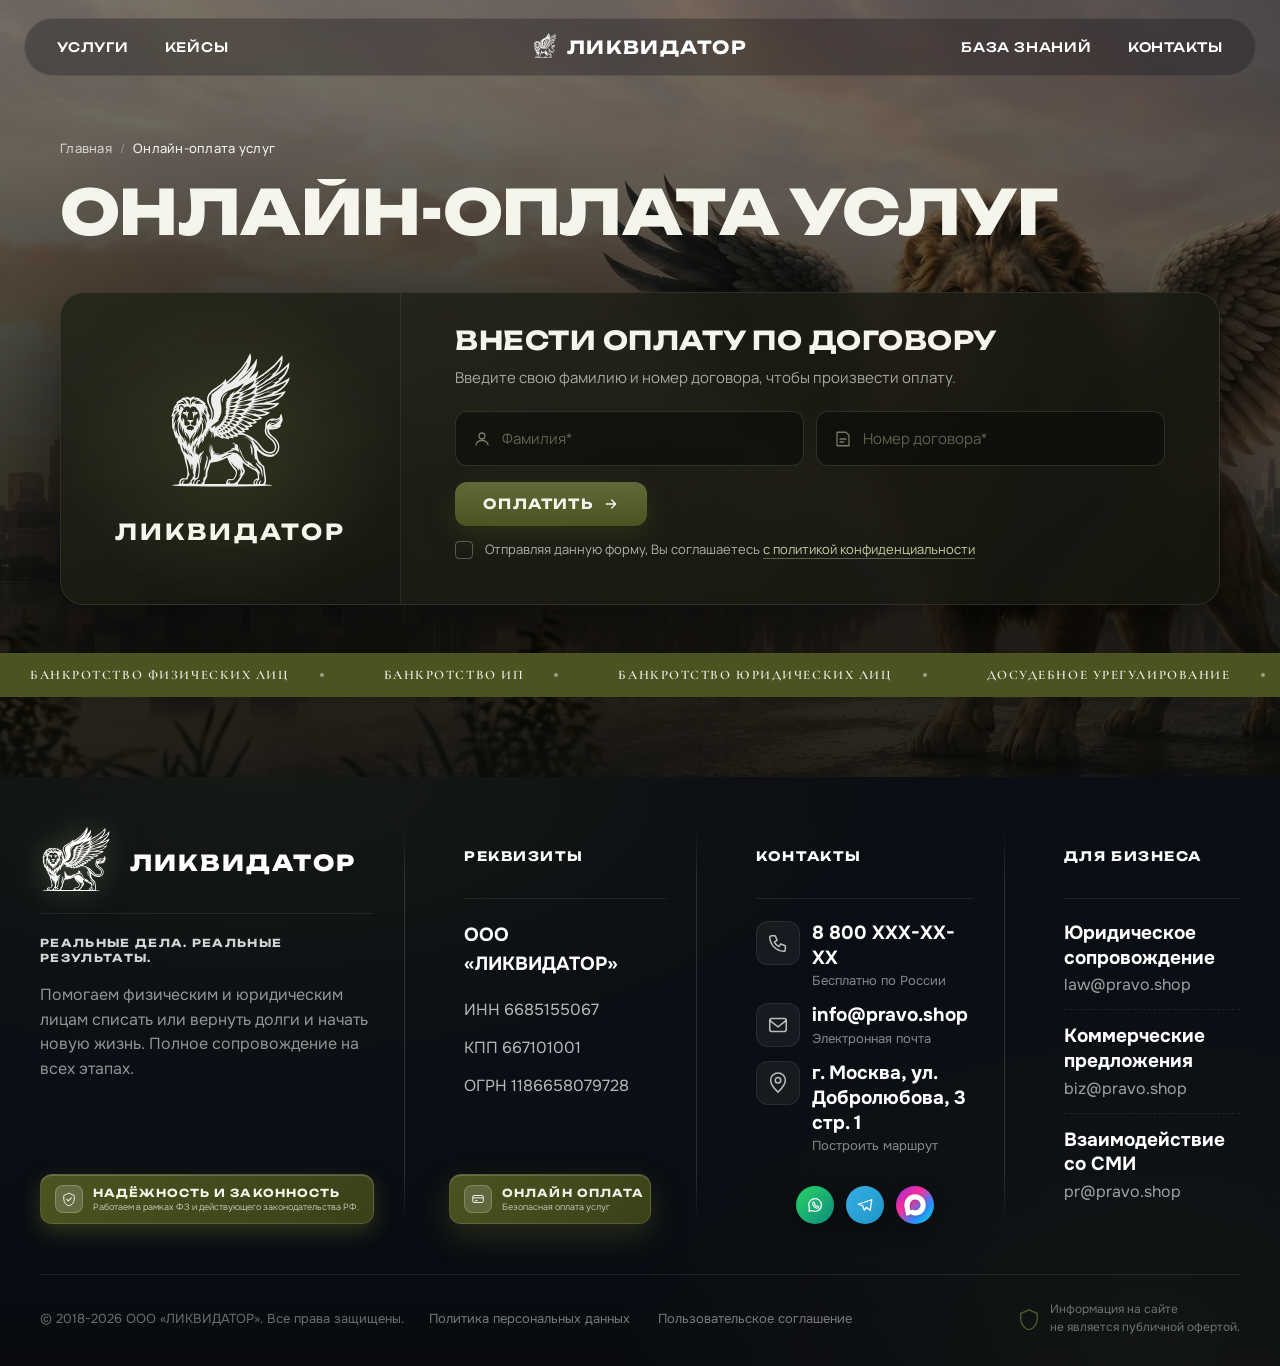
<file: payment.html>
<!DOCTYPE html>
<html lang="ru">
<head>
  <meta charset="UTF-8" />
  <meta name="viewport" content="width=device-width, initial-scale=1.0, viewport-fit=cover" />
  <meta name="theme-color" content="#1a1a14"/>
  <title>Онлайн-оплата услуг - ЛИКВИДАТОР</title>
  <meta name="description" content="Онлайн-оплата услуг ООО «ЛИКВИДАТОР». Введите фамилию и номер договора для оплаты." />
  <meta name="robots" content="noindex, nofollow" />
  <link rel="canonical" href="https://pravo.shop/payment.html" />
  <link rel="icon" type="image/svg+xml" href="/assets/logo.svg" />

  <link rel="preconnect" href="https://fonts.googleapis.com">
  <link rel="preconnect" href="https://fonts.gstatic.com" crossorigin>
  <link rel="preload" href="https://fonts.googleapis.com/css2?family=Unbounded:wght@400;500;600;700;800&family=Manrope:wght@300;400;500;600&family=Onest:wght@400;500;600;700&family=Cormorant+Garamond:ital,wght@0,700;1,700&display=swap" as="style" onload="this.onload=null;this.rel='stylesheet'">
  <noscript><link href="https://fonts.googleapis.com/css2?family=Unbounded:wght@400;500;600;700;800&family=Manrope:wght@300;400;500;600&family=Onest:wght@400;500;600;700&family=Cormorant+Garamond:ital,wght@0,700;1,700&display=swap" rel="stylesheet"></noscript>
  <link rel="stylesheet" href="styles.css" />

  <style>
    /* ============ ОНЛАЙН-ОПЛАТА: собственные стили страницы ============ */
    html, body { background: #0d0d0a; }
    .payment-page { min-height: 100vh; color: #e8ebe0; position: relative; overflow-x: hidden; }

    .payment-bg {
      position: fixed; inset: 0; z-index: 0; pointer-events: none;
      background:
        linear-gradient(180deg, rgba(8,8,5,.55) 0%, rgba(8,8,5,.82) 75%, #0d0d0a 100%),
        url('assets/lion-bg.webp') center center / cover no-repeat;
    }
    .payment-bg::after {
      content: ''; position: absolute; inset: 0;
      background: radial-gradient(ellipse at 28% 55%, rgba(13,13,10,.55) 0%, transparent 55%);
    }

    .payment { position: relative; z-index: 1; padding: 140px 0 80px; }
    @media (max-width: 900px) { .payment { padding: 100px 0 60px; } }
    @media (max-width: 700px) { .payment { padding: 90px 0 40px; } }

    .payment__container {
      max-width: 1240px; margin: 0 auto;
      padding: 0 clamp(16px, 4vw, 40px);
    }

    .payment__crumbs {
      display: flex; flex-wrap: wrap; gap: 8px;
      font: 500 13px/1.3 'Manrope', sans-serif;
      letter-spacing: .02em;
      color: rgba(255, 255, 255, .5);
      margin-bottom: 22px;
    }
    .payment__crumbs a {
      color: rgba(255, 255, 255, .7);
      text-decoration: none; transition: color .2s;
    }
    .payment__crumbs a:hover { color: #d7dcb4; }
    .payment__crumbs-sep { opacity: .6; }
    .payment__crumbs .is-current { color: rgba(255, 255, 255, .9); }

    .payment__title {
      font: 800 clamp(22px, 5vw, 62px)/1.05 'Unbounded', sans-serif;
      color: #f5f5ec; letter-spacing: -.01em;
      margin: 0 0 48px; text-transform: uppercase;
      white-space: nowrap; overflow: hidden; text-overflow: ellipsis;
    }
    @media (max-width: 700px) {
      .payment__title { margin-bottom: 22px; font-size: 22px; letter-spacing: -.02em; }
    }
    @media (max-width: 380px) {
      .payment__title { font-size: 19px; }
    }

    .payment__card {
      display: grid;
      grid-template-columns: 340px 1fr;
      gap: 0;
      background: linear-gradient(140deg, rgba(34,34,24,.82) 0%, rgba(22,22,16,.88) 100%);
      border: 1px solid rgba(205, 210, 175, .12);
      border-radius: 24px;
      overflow: hidden;
      backdrop-filter: blur(14px);
      -webkit-backdrop-filter: blur(14px);
      box-shadow: 0 30px 80px rgba(0,0,0,.5);
    }
    @media (max-width: 900px) {
      .payment__card { grid-template-columns: 1fr; }
    }

    .payment__left {
      position: relative;
      display: flex; align-items: center; justify-content: center;
      padding: 32px 30px;
      background:
        radial-gradient(ellipse at 50% 50%, rgba(91, 98, 54, .32) 0%, transparent 70%),
        linear-gradient(160deg, rgba(40,40,28,.55) 0%, rgba(22,22,16,.8) 100%);
      border-right: 1px solid rgba(205, 210, 175, .08);
    }
    @media (max-width: 900px) {
      .payment__left { padding: 26px 20px; border-right: none; border-bottom: 1px solid rgba(205, 210, 175, .08); }
    }

    .payment__logo {
      display: flex; flex-direction: column; align-items: center; gap: 18px;
    }
    .payment__logo img {
      width: 150px; height: 150px; object-fit: contain;
      filter: brightness(0) invert(1);
      opacity: .92;
    }
    .payment__logo-name {
      font: 700 22px/1 'Unbounded', sans-serif;
      letter-spacing: .14em; color: #f5f5ec;
      text-transform: uppercase;
    }
    @media (max-width: 900px) {
      .payment__logo img { width: 90px; height: 90px; }
      .payment__logo-name { font-size: 18px; }
    }

    .payment__right {
      padding: 32px 54px;
      display: flex; flex-direction: column; justify-content: center;
    }
    @media (max-width: 700px) { .payment__right { padding: 26px 22px; } }

    .payment__form-title {
      font: 700 clamp(20px, 2.4vw, 26px)/1.2 'Unbounded', sans-serif;
      color: #f5f5ec; margin: 0 0 10px;
      text-transform: uppercase; letter-spacing: .02em;
    }
    .payment__form-subtitle {
      font: 400 15px/1.55 'Manrope', sans-serif;
      color: rgba(232, 235, 224, .68);
      margin: 0 0 22px; max-width: 520px;
    }

    .payment__fields {
      display: grid; grid-template-columns: 1fr 1fr; gap: 12px;
      margin-bottom: 16px;
    }
    @media (max-width: 640px) {
      .payment__fields { grid-template-columns: 1fr; }
    }

    .payment__field {
      position: relative;
    }
    .payment__field svg {
      position: absolute; left: 18px; top: 50%; transform: translateY(-50%);
      width: 18px; height: 18px;
      color: rgba(205, 210, 175, .55);
      pointer-events: none;
    }
    .payment__input {
      width: 100%; box-sizing: border-box;
      background: rgba(10, 10, 8, .55);
      border: 1px solid rgba(205, 210, 175, .16);
      border-radius: 12px;
      padding: 16px 18px 16px 46px;
      font: 400 15px/1 'Manrope', sans-serif;
      color: #f5f5ec;
      transition: border-color .2s, background .2s;
    }
    .payment__input:focus {
      outline: none;
      border-color: rgba(149, 160, 97, .55);
      background: rgba(10, 10, 8, .75);
    }
    .payment__input::placeholder { color: rgba(205, 210, 175, .42); }

    .payment__submit {
      display: inline-flex; align-items: center; gap: 10px;
      background: linear-gradient(180deg, #606a38 0%, #4b5320 100%);
      color: #f5f5ec;
      border: none; border-radius: 12px;
      font: 700 14px/1 'Unbounded', sans-serif;
      letter-spacing: .1em; text-transform: uppercase;
      padding: 14px 28px;
      cursor: pointer;
      transition: transform .15s, box-shadow .15s, filter .15s;
      box-shadow: 0 10px 28px rgba(75, 83, 32, .35);
    }
    .payment__submit:hover { filter: brightness(1.08); transform: translateY(-1px); }
    .payment__submit:active { transform: translateY(0); }
    .payment__submit:disabled { opacity: .7; cursor: not-allowed; }

    .payment__consent {
      display: flex; align-items: flex-start; gap: 12px;
      margin-top: 14px; cursor: pointer;
      font: 400 13px/1.5 'Manrope', sans-serif;
      color: rgba(232, 235, 224, .72);
    }
    .payment__consent-input { position: absolute; opacity: 0; pointer-events: none; }
    .payment__consent-check {
      flex: 0 0 18px; width: 18px; height: 18px;
      border: 1.5px solid rgba(205, 210, 175, .35);
      border-radius: 4px;
      display: inline-flex; align-items: center; justify-content: center;
      transition: background .18s, border-color .18s;
      margin-top: 1px;
    }
    .payment__consent-check svg { width: 12px; height: 12px; opacity: 0; transition: opacity .2s; color: #f5f5ec; }
    .payment__consent-input:checked + .payment__consent-check {
      background: #5b6236; border-color: #5b6236;
    }
    .payment__consent-input:checked + .payment__consent-check svg { opacity: 1; }
    .payment__consent a { color: #c5cfa3; text-decoration: none; border-bottom: 1px solid rgba(197, 207, 163, .4); }
    .payment__consent a:hover { color: #e0e8c2; border-bottom-color: #e0e8c2; }

    .payment__status {
      margin: 12px 0 0;
      min-height: 18px;
      text-align: center;
      font: 500 13px/1.4 'Manrope', sans-serif;
      color: #fff;
      padding: 8px 12px;
      border-radius: 10px;
      background: transparent;
      transition: background .2s, color .2s;
    }
    .payment__status:empty { padding: 0; min-height: 0; }
    .payment__status.is-error {
      color: #fff; font-weight: 600;
      background: #c0392b;
      border: 1px solid rgba(255,255,255,.2);
    }
    .payment__status.is-success {
      color: #fff; font-weight: 600;
      background: #2e7d32;
      border: 1px solid rgba(255,255,255,.2);
    }

    /* маркиз внизу - точно как на главной (стили из styles.css: .hero__marquee) */
    .payment__marquee-wrap {
      position: relative;
      margin-top: 48px;
      background: var(--khaki);
      padding: 14px 0;
      overflow: hidden;
      box-shadow: 0 -10px 40px rgba(0,0,0,0.35);
      border-radius: 0;
    }
  </style>
</head>
<body class="payment-page">

  <div class="payment-bg" aria-hidden="true"></div>

  <!-- ============ ХЕДЕР (как в остальных страницах) ============ -->
  <header class="header" id="header">
    <div class="header__inner">
      <button class="header__burger" id="headerBurger" type="button" aria-label="Меню" aria-expanded="false">
        <span></span><span></span><span></span>
      </button>

      <nav class="header__nav header__nav--left">
        <a href="index.html#services">УСЛУГИ</a>
        <a href="index.html#cases">КЕЙСЫ</a>
      </nav>

      <a href="index.html" class="header__brand">
        <img src="assets/logo.svg" alt="" class="header__logo" onerror="this.style.display='none'"/>
        <span class="header__brand-text">ЛИКВИДАТОР</span>
      </a>

      <nav class="header__nav header__nav--right">
        <a href="index.html#knowledge">БАЗА ЗНАНИЙ</a>
        <a href="index.html#footer">КОНТАКТЫ</a>
      </nav>
    </div>

    <div class="header__mobile-menu" id="headerMobileMenu" aria-hidden="true">
      <a href="index.html#services" data-close>УСЛУГИ</a>
      <a href="index.html#cases" data-close>КЕЙСЫ</a>
      <a href="index.html#knowledge" data-close>БАЗА ЗНАНИЙ</a>
      <a href="index.html#footer" data-close>КОНТАКТЫ</a>
    </div>
  </header>

  <!-- ============ ОСНОВНОЙ КОНТЕНТ ============ -->
  <main class="payment">
    <div class="payment__container">

      <nav class="payment__crumbs" aria-label="Хлебные крошки">
        <a href="/">Главная</a>
        <span class="payment__crumbs-sep">/</span>
        <span class="is-current">Онлайн-оплата услуг</span>
      </nav>

      <h1 class="payment__title">Онлайн-оплата услуг</h1>

      <section class="payment__card">
        <!-- Левая колонка: логотип белым -->
        <div class="payment__left">
          <div class="payment__logo">
            <img src="assets/logo.svg" alt="ЛИКВИДАТОР" />
            <div class="payment__logo-name">ЛИКВИДАТОР</div>
          </div>
        </div>

        <!-- Правая колонка: форма -->
        <div class="payment__right">
          <h2 class="payment__form-title">Внести оплату по договору</h2>
          <p class="payment__form-subtitle">
            Введите свою фамилию и номер договора, чтобы произвести оплату.
          </p>

          <form class="payment__form" id="paymentForm" novalidate>
            <div class="payment__fields">
              <label class="payment__field">
                <svg viewBox="0 0 24 24" fill="none" xmlns="http://www.w3.org/2000/svg" aria-hidden="true">
                  <circle cx="12" cy="8" r="4" stroke="currentColor" stroke-width="1.7"/>
                  <path d="M4 20c0-3.3 3.6-6 8-6s8 2.7 8 6" stroke="currentColor" stroke-width="1.7" stroke-linecap="round"/>
                </svg>
                <input type="text" class="payment__input" name="surname" id="paySurname" placeholder="Фамилия*" autocomplete="family-name" required />
              </label>

              <label class="payment__field">
                <svg viewBox="0 0 24 24" fill="none" xmlns="http://www.w3.org/2000/svg" aria-hidden="true">
                  <path d="M8 3h8l4 4v14H4V3h4z" stroke="currentColor" stroke-width="1.7" stroke-linejoin="round"/>
                  <path d="M8 12h8M8 16h5" stroke="currentColor" stroke-width="1.7" stroke-linecap="round"/>
                </svg>
                <input type="text" class="payment__input" name="contract" id="payContract" placeholder="Номер договора*" autocomplete="off" required />
              </label>
            </div>

            <button type="submit" class="payment__submit" id="paySubmit">
              <span>ОПЛАТИТЬ</span>
              <svg width="16" height="16" viewBox="0 0 24 24" fill="none" xmlns="http://www.w3.org/2000/svg">
                <path d="M5 12h14M13 6l6 6-6 6" stroke="currentColor" stroke-width="2" stroke-linecap="round" stroke-linejoin="round"/>
              </svg>
            </button>

            <label class="payment__consent">
              <input type="checkbox" class="payment__consent-input" id="payConsent" />
              <span class="payment__consent-check" aria-hidden="true">
                <svg viewBox="0 0 24 24" fill="none"><path d="M5 12l5 5 9-11" stroke="currentColor" stroke-width="3" stroke-linecap="round" stroke-linejoin="round"/></svg>
              </span>
              <span>Отправляя данную форму, Вы соглашаетесь <a href="/privacy.html">с политикой конфиденциальности</a></span>
            </label>

            <p class="payment__status" id="payStatus" role="status" aria-live="polite"></p>
          </form>
        </div>
      </section>

    </div>

    <!-- Бегущая строка - точно такая же как на главном экране -->
    <div class="payment__marquee-wrap" aria-hidden="true">
      <div class="hero__marquee-track">
        <div class="marquee-item">Банкротство физических лиц<span class="marquee-dot"></span></div>
        <div class="marquee-item">Банкротство ИП<span class="marquee-dot"></span></div>
        <div class="marquee-item">Банкротство юридических лиц<span class="marquee-dot"></span></div>
        <div class="marquee-item">Досудебное урегулирование<span class="marquee-dot"></span></div>
        <div class="marquee-item">Взыскание дебиторской задолженности<span class="marquee-dot"></span></div>
        <div class="marquee-item">Мировое соглашение<span class="marquee-dot"></span></div>
        <div class="marquee-item">Медиативное соглашение<span class="marquee-dot"></span></div>
        <div class="marquee-item">Банкротство физических лиц<span class="marquee-dot"></span></div>
        <div class="marquee-item">Банкротство ИП<span class="marquee-dot"></span></div>
        <div class="marquee-item">Банкротство юридических лиц<span class="marquee-dot"></span></div>
        <div class="marquee-item">Досудебное урегулирование<span class="marquee-dot"></span></div>
        <div class="marquee-item">Взыскание дебиторской задолженности<span class="marquee-dot"></span></div>
        <div class="marquee-item">Мировое соглашение<span class="marquee-dot"></span></div>
        <div class="marquee-item">Медиативное соглашение<span class="marquee-dot"></span></div>
      </div>
    </div>
  </main>

  <!-- ============ ФУТЕР (копия с category/all.html, пути откорректированы) ============ -->
  <footer class="footer" id="footer">
    <div class="footer__bg" aria-hidden="true"></div>
    <div class="footer__container">
      <div class="footer__grid">

        <div class="footer__brand">
          <div class="footer__logo-row">
            <div class="footer__logo">
              <img src="assets/logo.svg" alt="Ликвидатор" onerror="this.style.display='none'"/>
            </div>
            <span class="footer__brand-name">ЛИКВИДАТОР</span>
          </div>
          <p class="footer__tagline">Реальные дела. Реальные результаты.</p>
          <p class="footer__descr">
            Помогаем физическим и юридическим лицам списать или вернуть долги и начать новую жизнь.
            Полное сопровождение на всех этапах.
          </p>

          <div class="footer__badge">
            <div class="footer__badge-icon" aria-hidden="true">
              <svg viewBox="0 0 24 24" fill="none" xmlns="http://www.w3.org/2000/svg">
                <path d="M12 2l9 4v6c0 5.5-3.8 10.3-9 12-5.2-1.7-9-6.5-9-12V6l9-4z" stroke="currentColor" stroke-width="1.7" stroke-linejoin="round"/>
                <path d="M8 12.5l2.8 2.8L16 10" stroke="currentColor" stroke-width="2" stroke-linecap="round" stroke-linejoin="round"/>
              </svg>
            </div>
            <div class="footer__badge-text">
              <strong>Надёжность и законность</strong>
              <span>Работаем в рамках ФЗ и действующего законодательства РФ.</span>
            </div>
          </div>
        </div>

        <div class="footer__col">
          <h4 class="footer__col-title">РЕКВИЗИТЫ</h4>
          <ul class="footer__list footer__list--plain">
            <li>ООО «ЛИКВИДАТОР»</li>
            <li>ИНН 6685155067</li>
            <li>КПП 667101001</li>
            <li>ОГРН 1186658079728</li>
          </ul>
          <a href="payment.html" class="footer__pay" aria-label="Онлайн оплата">
            <div class="footer__pay-icon" aria-hidden="true">
              <svg viewBox="0 0 24 24" fill="none" xmlns="http://www.w3.org/2000/svg">
                <rect x="3" y="6" width="18" height="12" rx="2" stroke="currentColor" stroke-width="1.7"/>
                <path d="M3 10h18M7 15h4" stroke="currentColor" stroke-width="1.7" stroke-linecap="round"/>
              </svg>
            </div>
            <div class="footer__pay-text">
              <strong>Онлайн оплата</strong>
              <span>Безопасная оплата услуг</span>
            </div>
            <svg class="footer__pay-arrow" viewBox="0 0 24 24" fill="none" xmlns="http://www.w3.org/2000/svg">
              <path d="M5 12h14M13 6l6 6-6 6" stroke="currentColor" stroke-width="2" stroke-linecap="round" stroke-linejoin="round"/>
            </svg>
          </a>
        </div>

        <div class="footer__col footer__col--contacts">
          <h4 class="footer__col-title">КОНТАКТЫ</h4>
          <ul class="footer__list">
            <li>
              <a href="tel:+78000000000" class="footer__contact">
                <span class="footer__contact-icon" aria-hidden="true">
                  <svg viewBox="0 0 24 24" fill="none" xmlns="http://www.w3.org/2000/svg">
                    <path d="M5 4h4l2 5-3 2a12 12 0 0 0 5 5l2-3 5 2v4a2 2 0 0 1-2 2A16 16 0 0 1 3 6a2 2 0 0 1 2-2z" stroke="currentColor" stroke-width="1.7" stroke-linejoin="round"/>
                  </svg>
                </span>
                <span class="footer__contact-text">
                  <strong>8 800 ХХХ-ХХ-ХХ</strong>
                  <span>Бесплатно по России</span>
                </span>
              </a>
            </li>
            <li>
              <a href="mailto:info@pravo.shop" class="footer__contact">
                <span class="footer__contact-icon" aria-hidden="true">
                  <svg viewBox="0 0 24 24" fill="none" xmlns="http://www.w3.org/2000/svg">
                    <rect x="3" y="5" width="18" height="14" rx="2" stroke="currentColor" stroke-width="1.7"/>
                    <path d="M3 7l9 7 9-7" stroke="currentColor" stroke-width="1.7" stroke-linejoin="round"/>
                  </svg>
                </span>
                <span class="footer__contact-text">
                  <strong>info@pravo.shop</strong>
                  <span>Электронная почта</span>
                </span>
              </a>
            </li>
            <li>
              <a href="https://yandex.ru/maps/?text=%D0%9C%D0%BE%D1%81%D0%BA%D0%B2%D0%B0%2C%20%D1%83%D0%BB.%20%D0%94%D0%BE%D0%B1%D1%80%D0%BE%D0%BB%D1%8E%D0%B1%D0%BE%D0%B2%D0%B0%2C%203%20%D1%81%D1%82%D1%80.%201" target="_blank" rel="noopener" class="footer__contact">
                <span class="footer__contact-icon" aria-hidden="true">
                  <svg viewBox="0 0 24 24" fill="none" xmlns="http://www.w3.org/2000/svg">
                    <path d="M12 22s8-7.5 8-13a8 8 0 1 0-16 0c0 5.5 8 13 8 13z" stroke="currentColor" stroke-width="1.7" stroke-linejoin="round"/>
                    <circle cx="12" cy="9" r="3" stroke="currentColor" stroke-width="1.7"/>
                  </svg>
                </span>
                <span class="footer__contact-text">
                  <strong>г. Москва, ул. Добролюбова, 3 стр. 1</strong>
                  <span>Построить маршрут</span>
                </span>
              </a>
            </li>
          </ul>

          <div class="footer__socials">
            <a href="#" aria-label="WhatsApp" class="footer__social footer__social--wa">
              <svg viewBox="0 0 24 24" fill="none" xmlns="http://www.w3.org/2000/svg">
                <path d="M20.5 12a8.5 8.5 0 1 0-15.9 4.2L4 20l3.9-.6A8.5 8.5 0 0 0 20.5 12z" stroke="currentColor" stroke-width="1.7" stroke-linejoin="round"/>
                <path d="M9 9c.3-.7.8-1 1.3-1 .7 0 1 .5 1.3 1.2.3.9-.3 1.4-.3 1.8.6 1.2 1.5 2 2.6 2.6.3 0 .9-.6 1.7-.3.8.3 1.3.7 1.3 1.4 0 .6-.3 1-1 1.3-1.8.9-6.5-2-7-5.1-.1-.5 0-1.4.1-1.9z" stroke="currentColor" stroke-width="1.5" stroke-linejoin="round"/>
              </svg>
            </a>
            <a href="#" aria-label="Telegram" class="footer__social footer__social--tg">
              <svg viewBox="0 0 24 24" fill="none" xmlns="http://www.w3.org/2000/svg">
                <path d="M21 5L3 11l6 2 2 6 3-4 5 4 2-14z" stroke="currentColor" stroke-width="1.7" stroke-linejoin="round"/>
              </svg>
            </a>
            <a href="#" aria-label="Max" class="footer__social footer__social--max">
              <img src="assets/Max_logo.svg" alt="Max" />
            </a>
          </div>
        </div>

        <div class="footer__col">
          <h4 class="footer__col-title">ДЛЯ БИЗНЕСА</h4>
          <ul class="footer__list footer__biz">
            <li>
              <span class="footer__biz-role">Юридическое сопровождение</span>
              <a href="mailto:law@pravo.shop" class="footer__biz-mail">law@pravo.shop</a>
            </li>
            <li>
              <span class="footer__biz-role">Коммерческие предложения</span>
              <a href="mailto:biz@pravo.shop" class="footer__biz-mail">biz@pravo.shop</a>
            </li>
            <li>
              <span class="footer__biz-role">Взаимодействие<br/>со СМИ</span>
              <a href="mailto:pr@pravo.shop" class="footer__biz-mail">pr@pravo.shop</a>
            </li>
          </ul>
        </div>

      </div>

      <div class="footer__bottom">
        <p class="footer__copy">© 2018-2026 ООО «ЛИКВИДАТОР». Все права защищены.</p>
        <div class="footer__links">
          <a href="privacy.html">Политика персональных данных</a>
          <a href="terms.html">Пользовательское соглашение</a>
        </div>
        <p class="footer__disclaimer">
          <svg viewBox="0 0 24 24" fill="none" xmlns="http://www.w3.org/2000/svg">
            <path d="M12 2l9 4v6c0 5.5-3.8 10.3-9 12-5.2-1.7-9-6.5-9-12V6l9-4z" stroke="currentColor" stroke-width="1.5" stroke-linejoin="round"/>
          </svg>
          <span>Информация на сайте<br/>не является публичной офертой.</span>
        </p>
      </div>
    </div>
  </footer>

  <!-- ============ SCRIPTS ============ -->
  <script>
    // шапка: сжимается при скролле + мобильное меню
    (function(){
      const header = document.getElementById('header');
      if (!header) return;
      const onScroll = () => {
        if (window.scrollY > 80) header.classList.add('is-collapsed');
        else header.classList.remove('is-collapsed');
      };
      window.addEventListener('scroll', onScroll, { passive: true });
      onScroll();

      const burger = document.getElementById('headerBurger');
      const menu = document.getElementById('headerMobileMenu');
      if (burger && menu) {
        const close = () => {
          header.classList.remove('is-menu-open');
          burger.setAttribute('aria-expanded', 'false');
          menu.setAttribute('aria-hidden', 'true');
        };
        burger.addEventListener('click', () => {
          const open = !header.classList.contains('is-menu-open');
          header.classList.toggle('is-menu-open', open);
          burger.setAttribute('aria-expanded', String(open));
          menu.setAttribute('aria-hidden', String(!open));
        });
        menu.querySelectorAll('a[data-close]').forEach(a => a.addEventListener('click', close));
      }
    })();

    // форма: по умолчанию всегда показываем "Договор не найден"
    (function(){
      const form = document.getElementById('paymentForm');
      const status = document.getElementById('payStatus');
      const btn = document.getElementById('paySubmit');
      if (!form) return;

      form.addEventListener('submit', (e) => {
        e.preventDefault();
        btn.disabled = true;
        status.className = 'payment__status';
        status.textContent = 'Проверяем данные…';

        // имитируем задержку "проверки", чтобы выглядело живо
        setTimeout(() => {
          status.className = 'payment__status is-error';
          status.textContent = 'Договор не найден. Проверьте корректность данных или свяжитесь с нами: 8 800 ХХХ-ХХ-ХХ.';
          btn.disabled = false;
        }, 700);
      });
    })();
  </script>
</body>
</html>
</file>
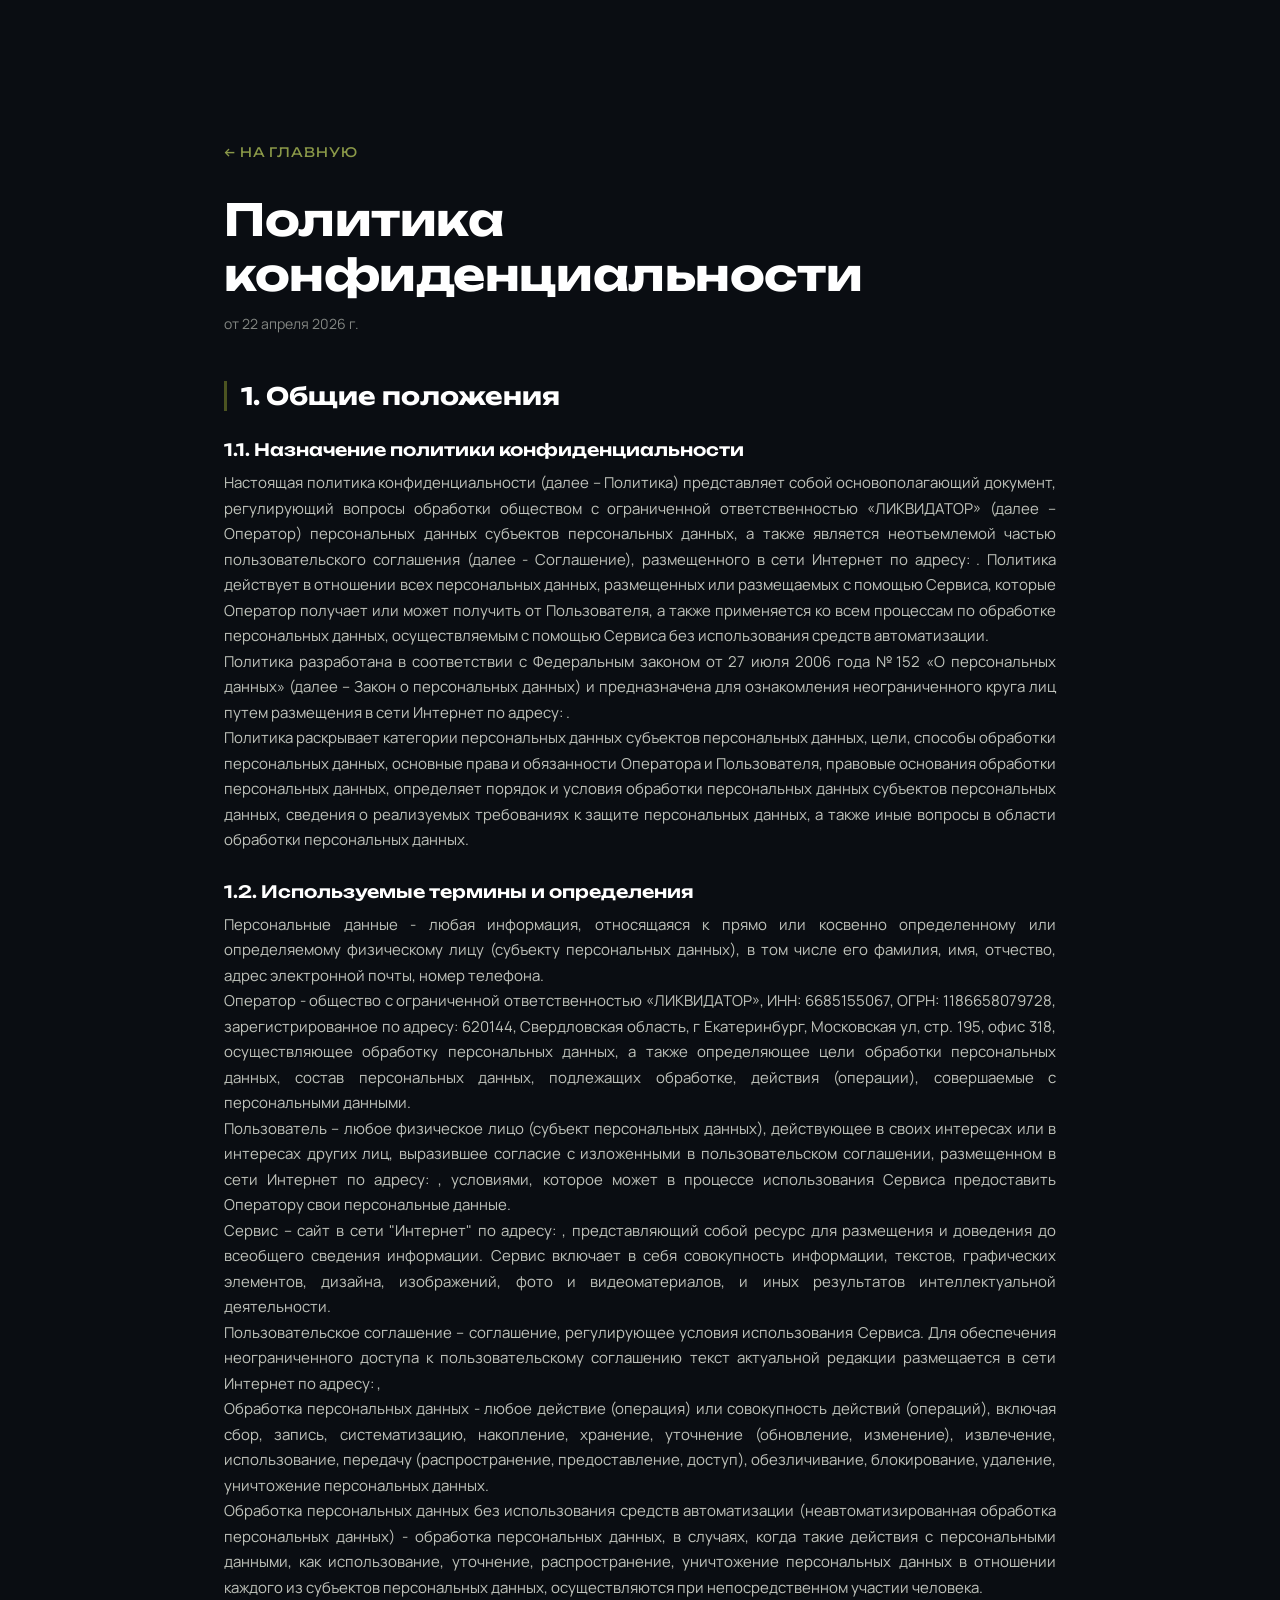
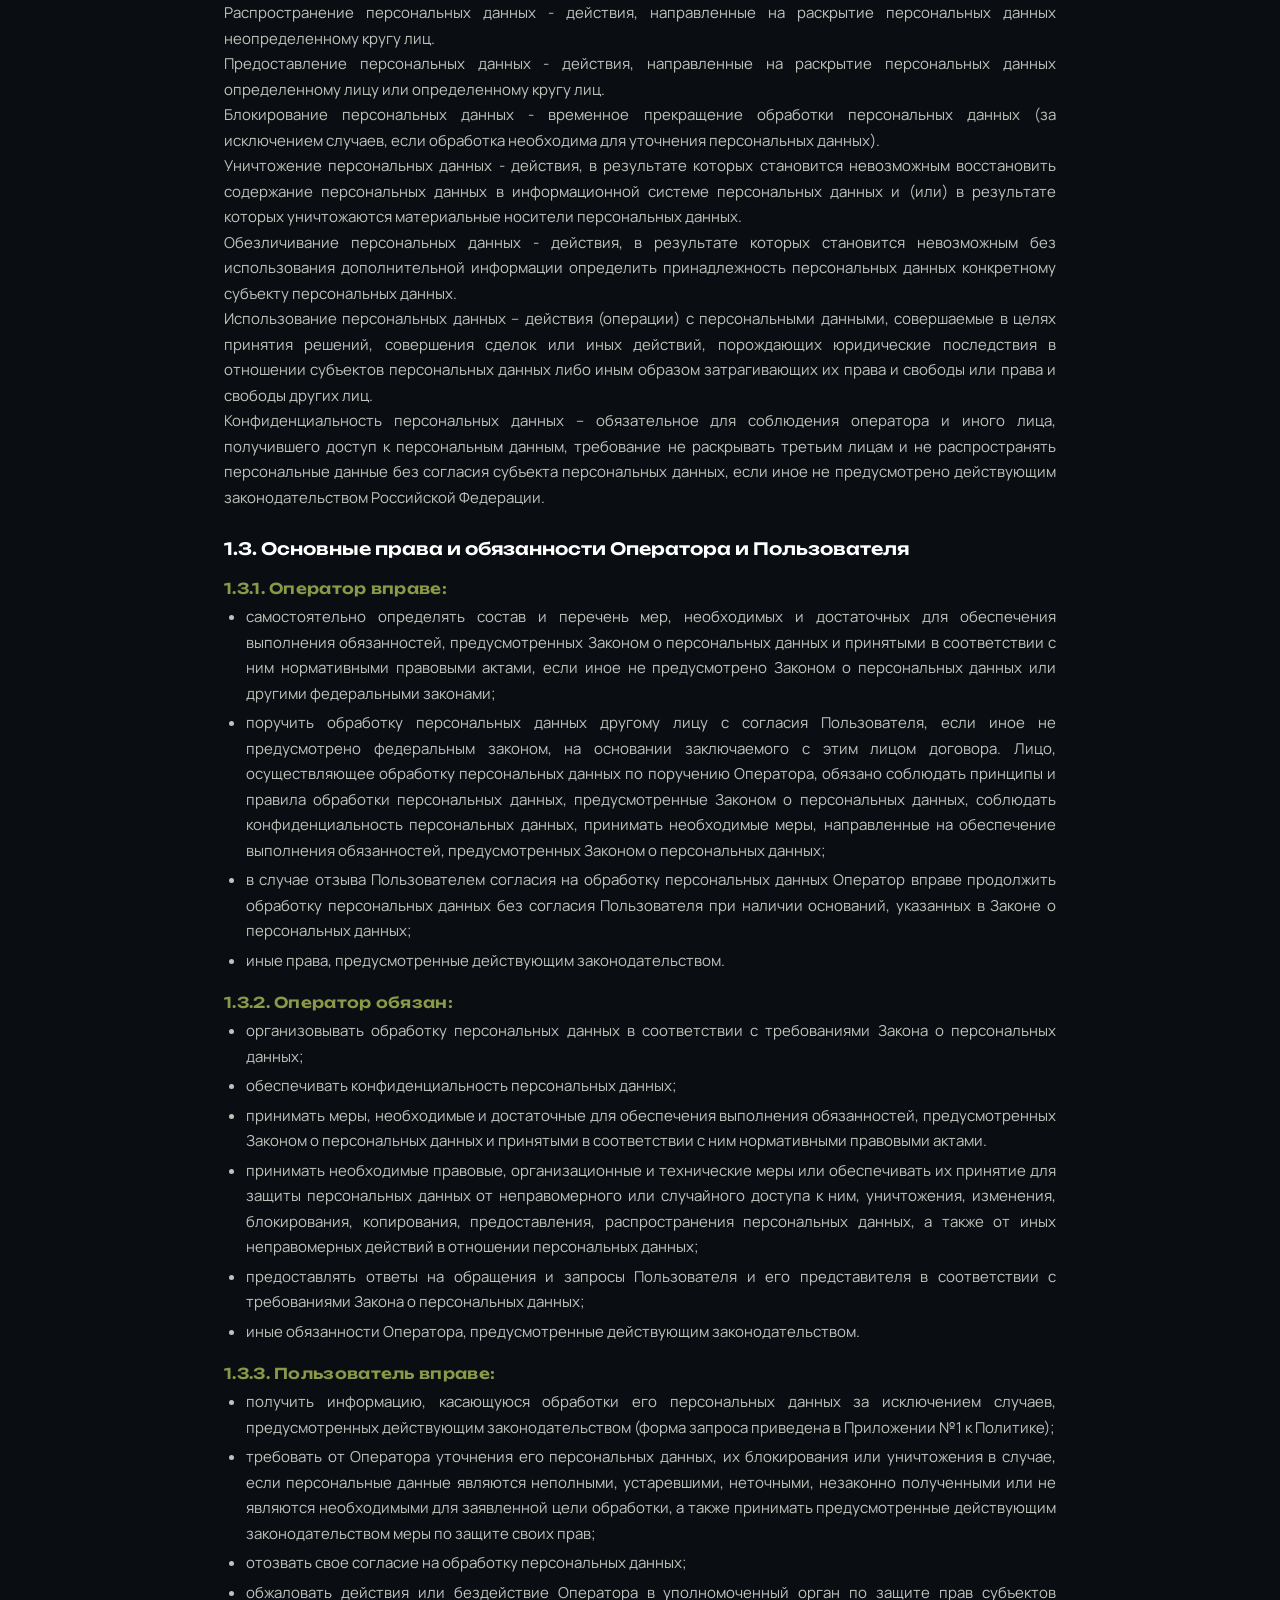
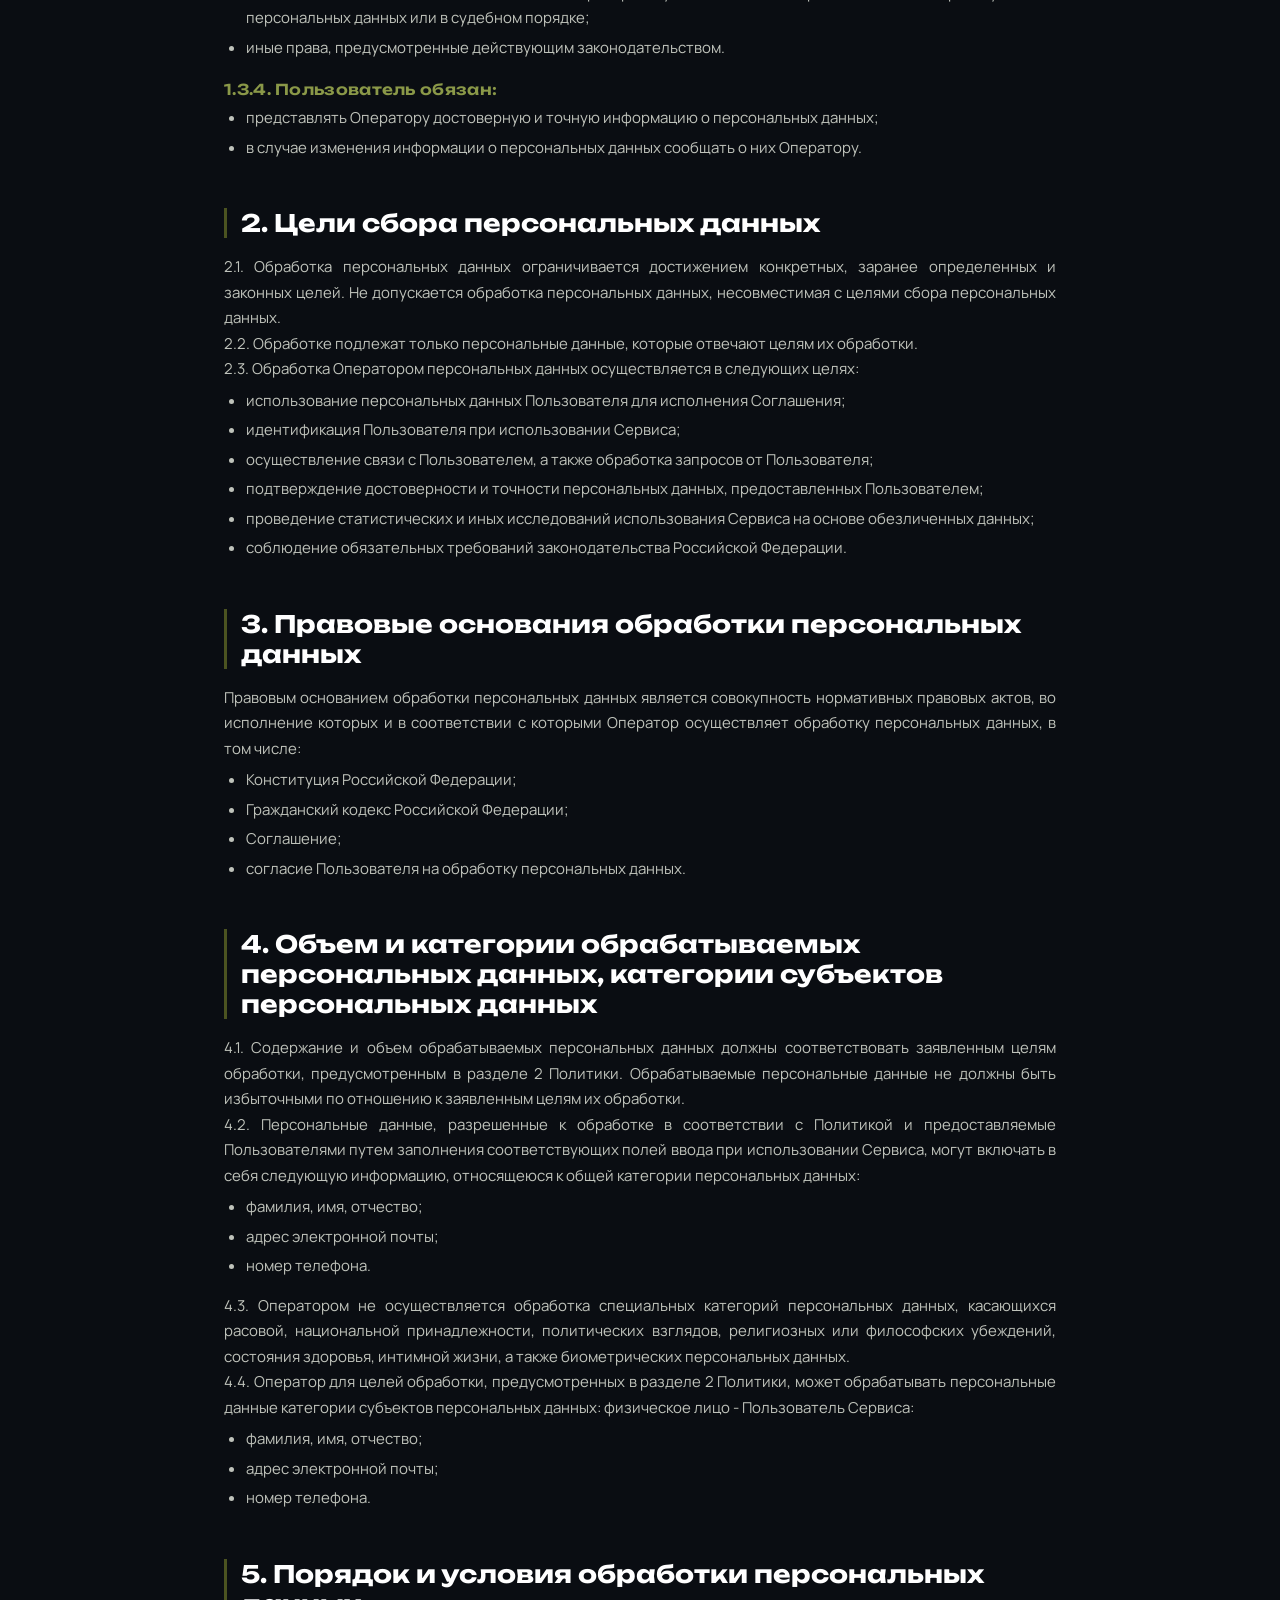
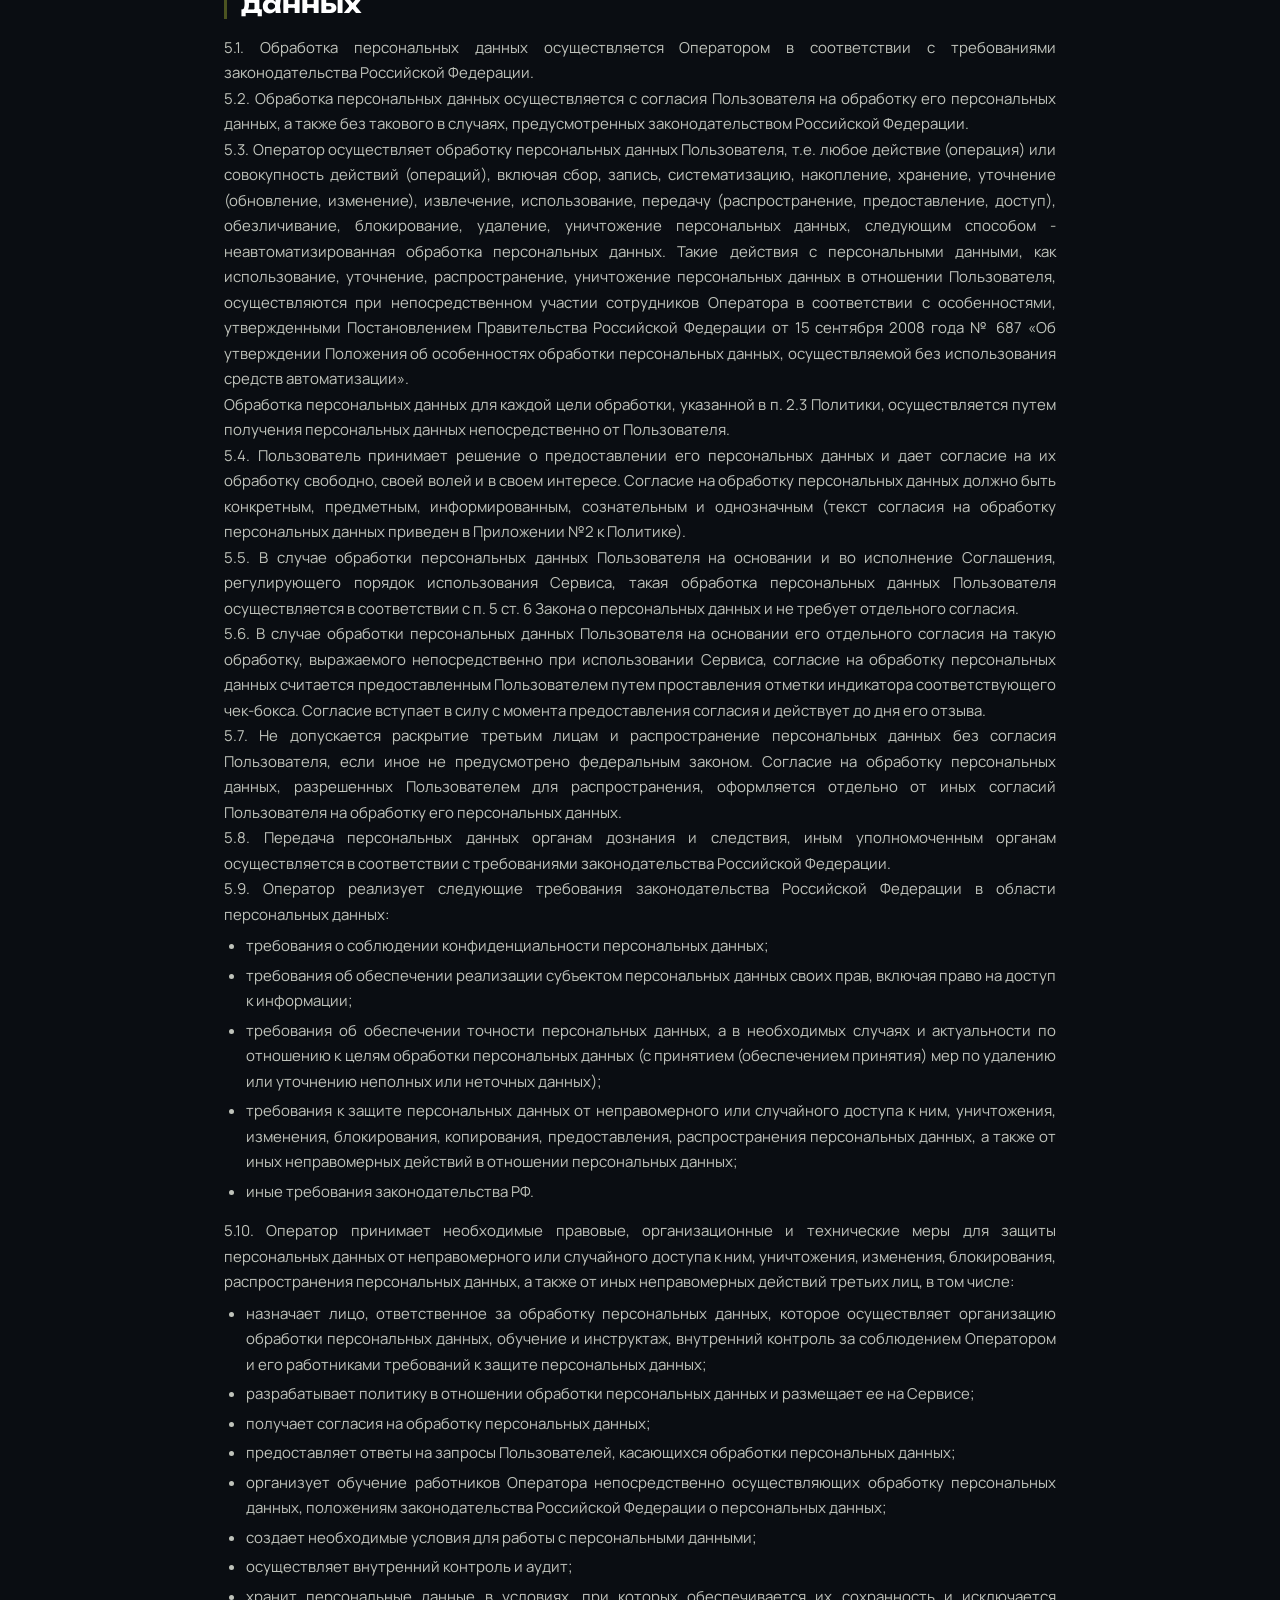
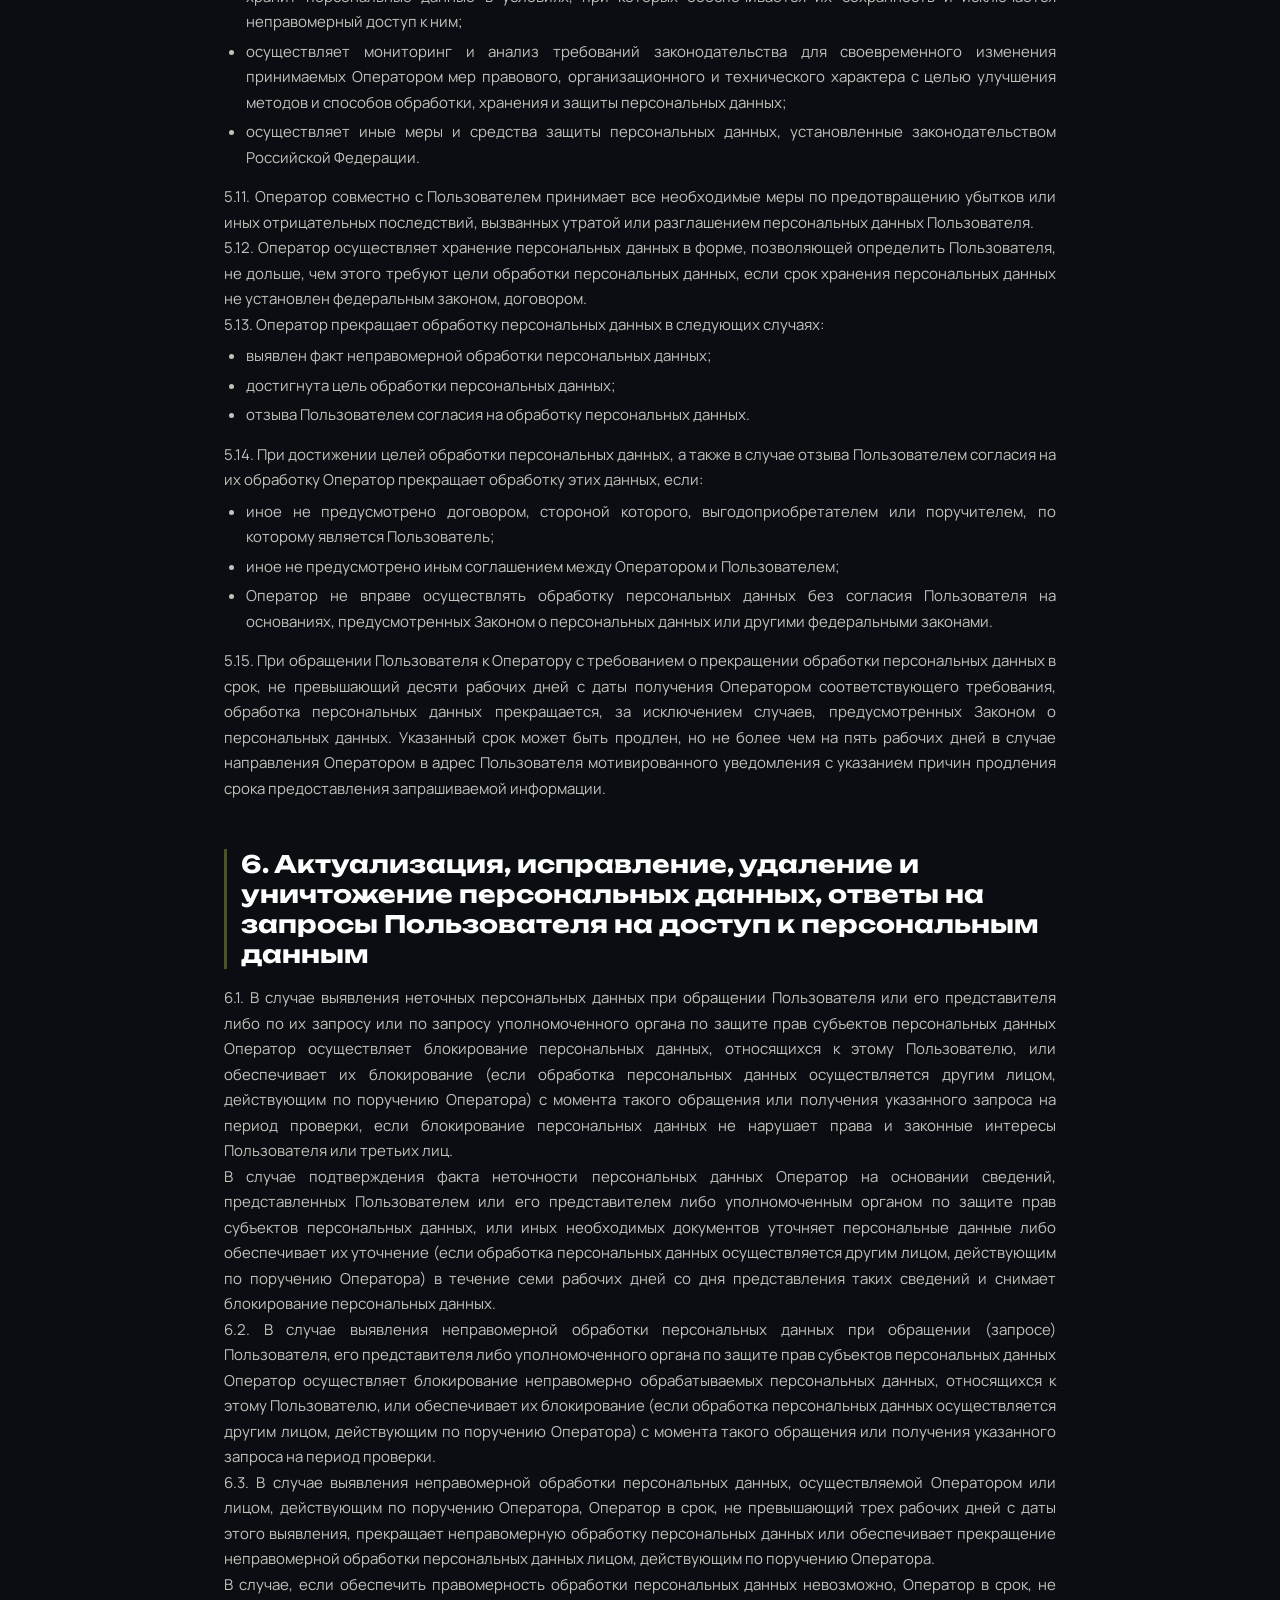
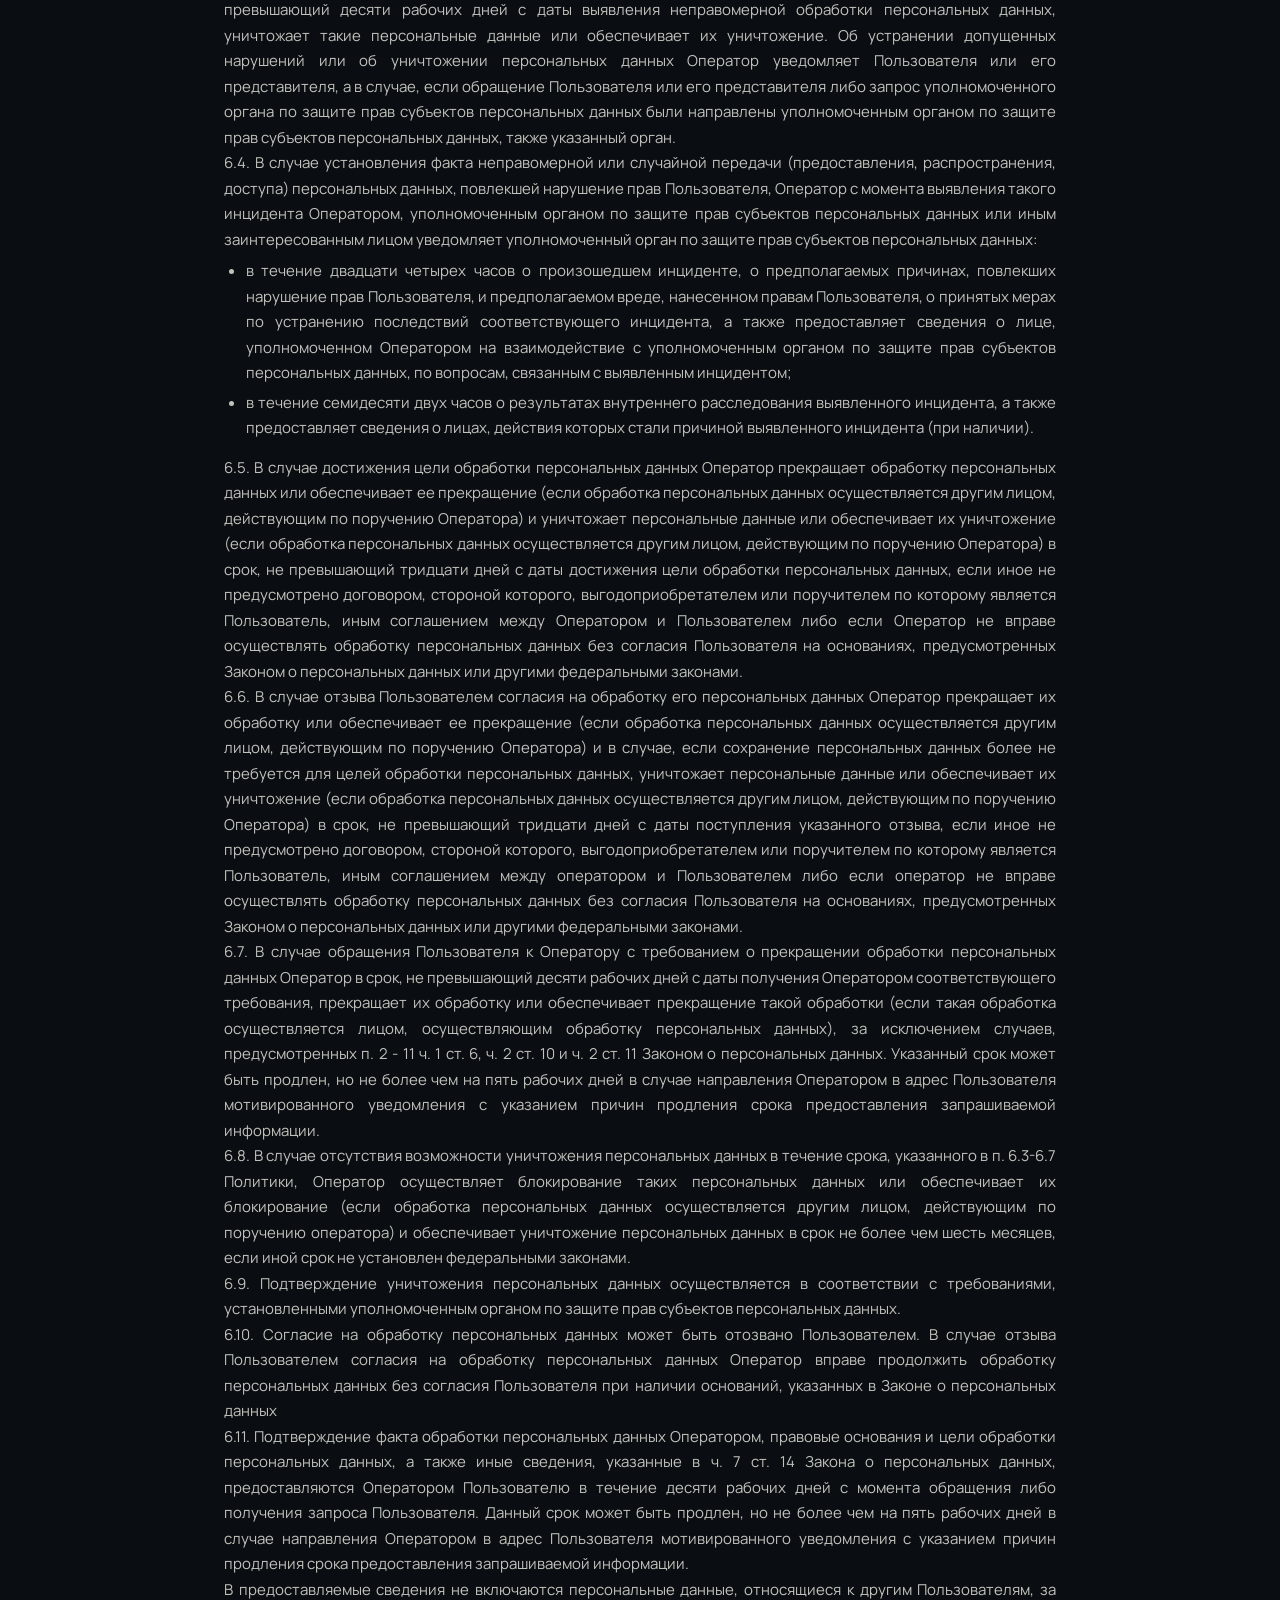
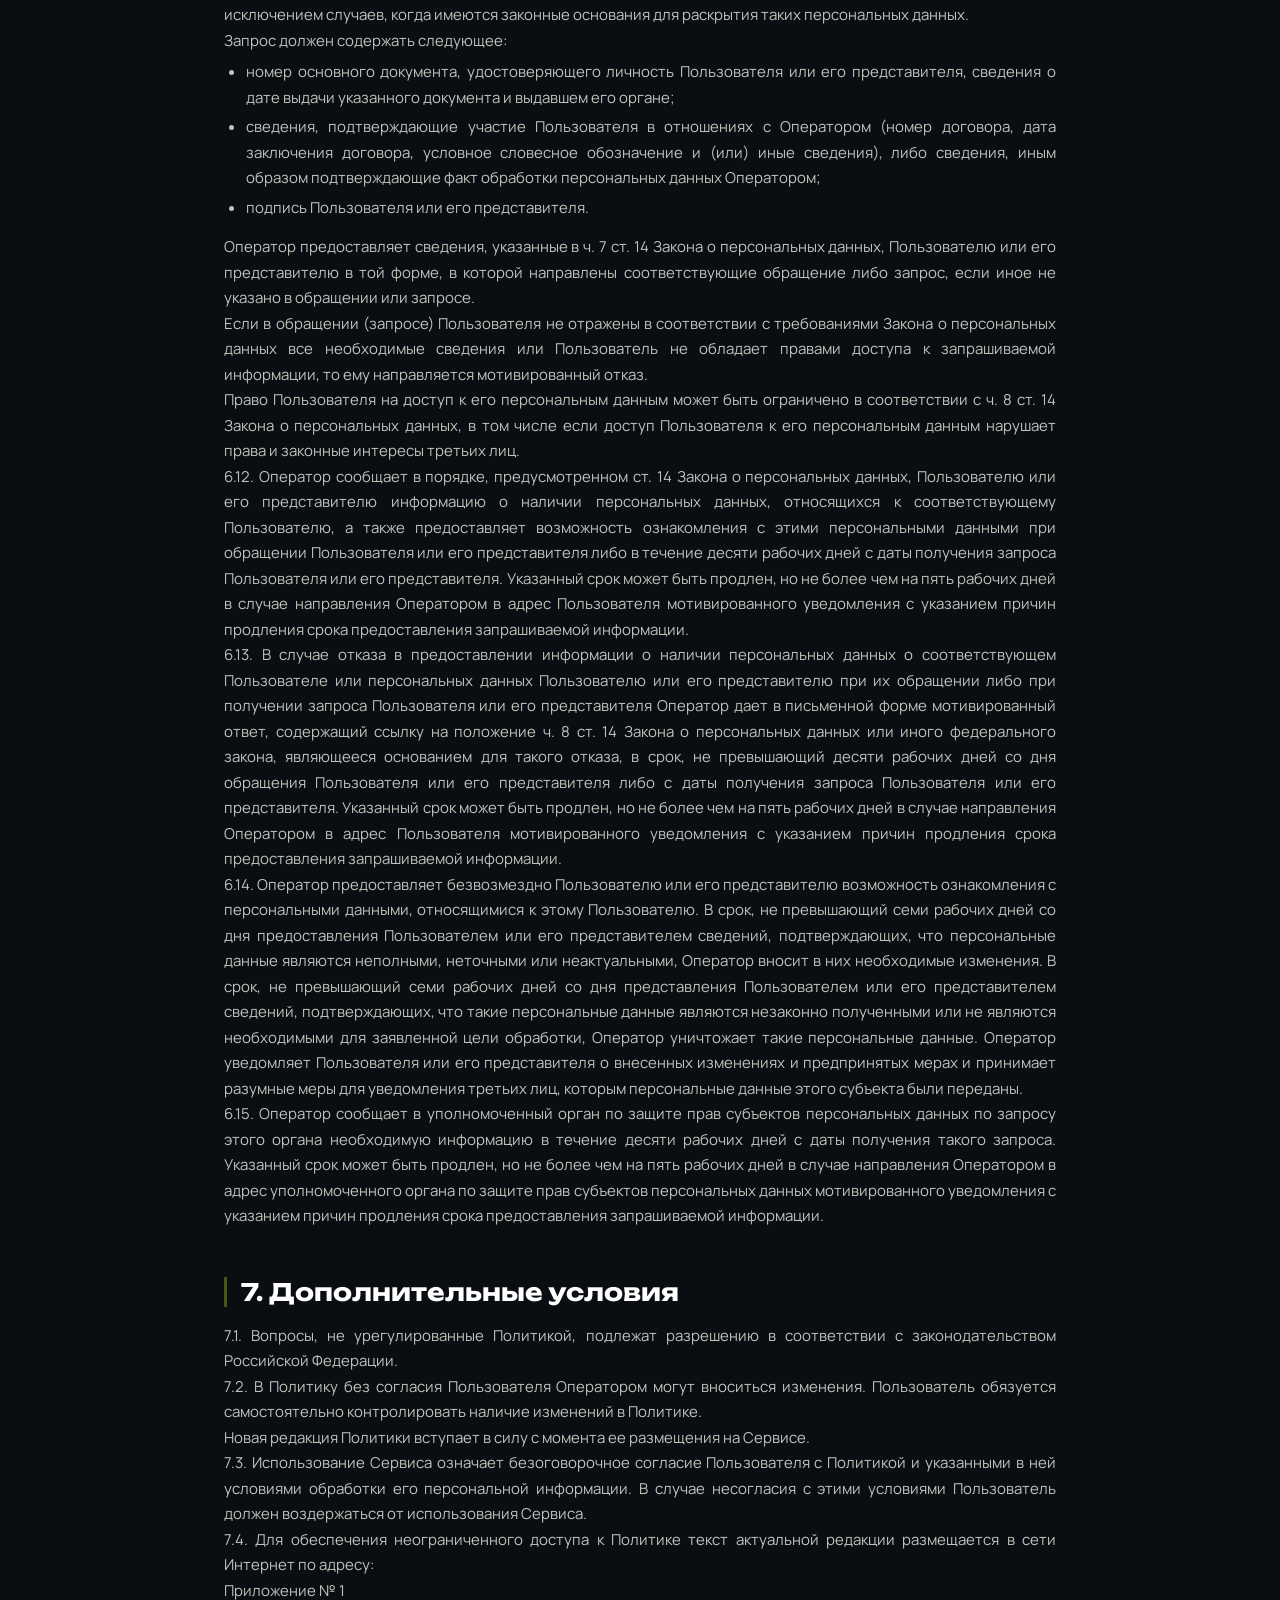
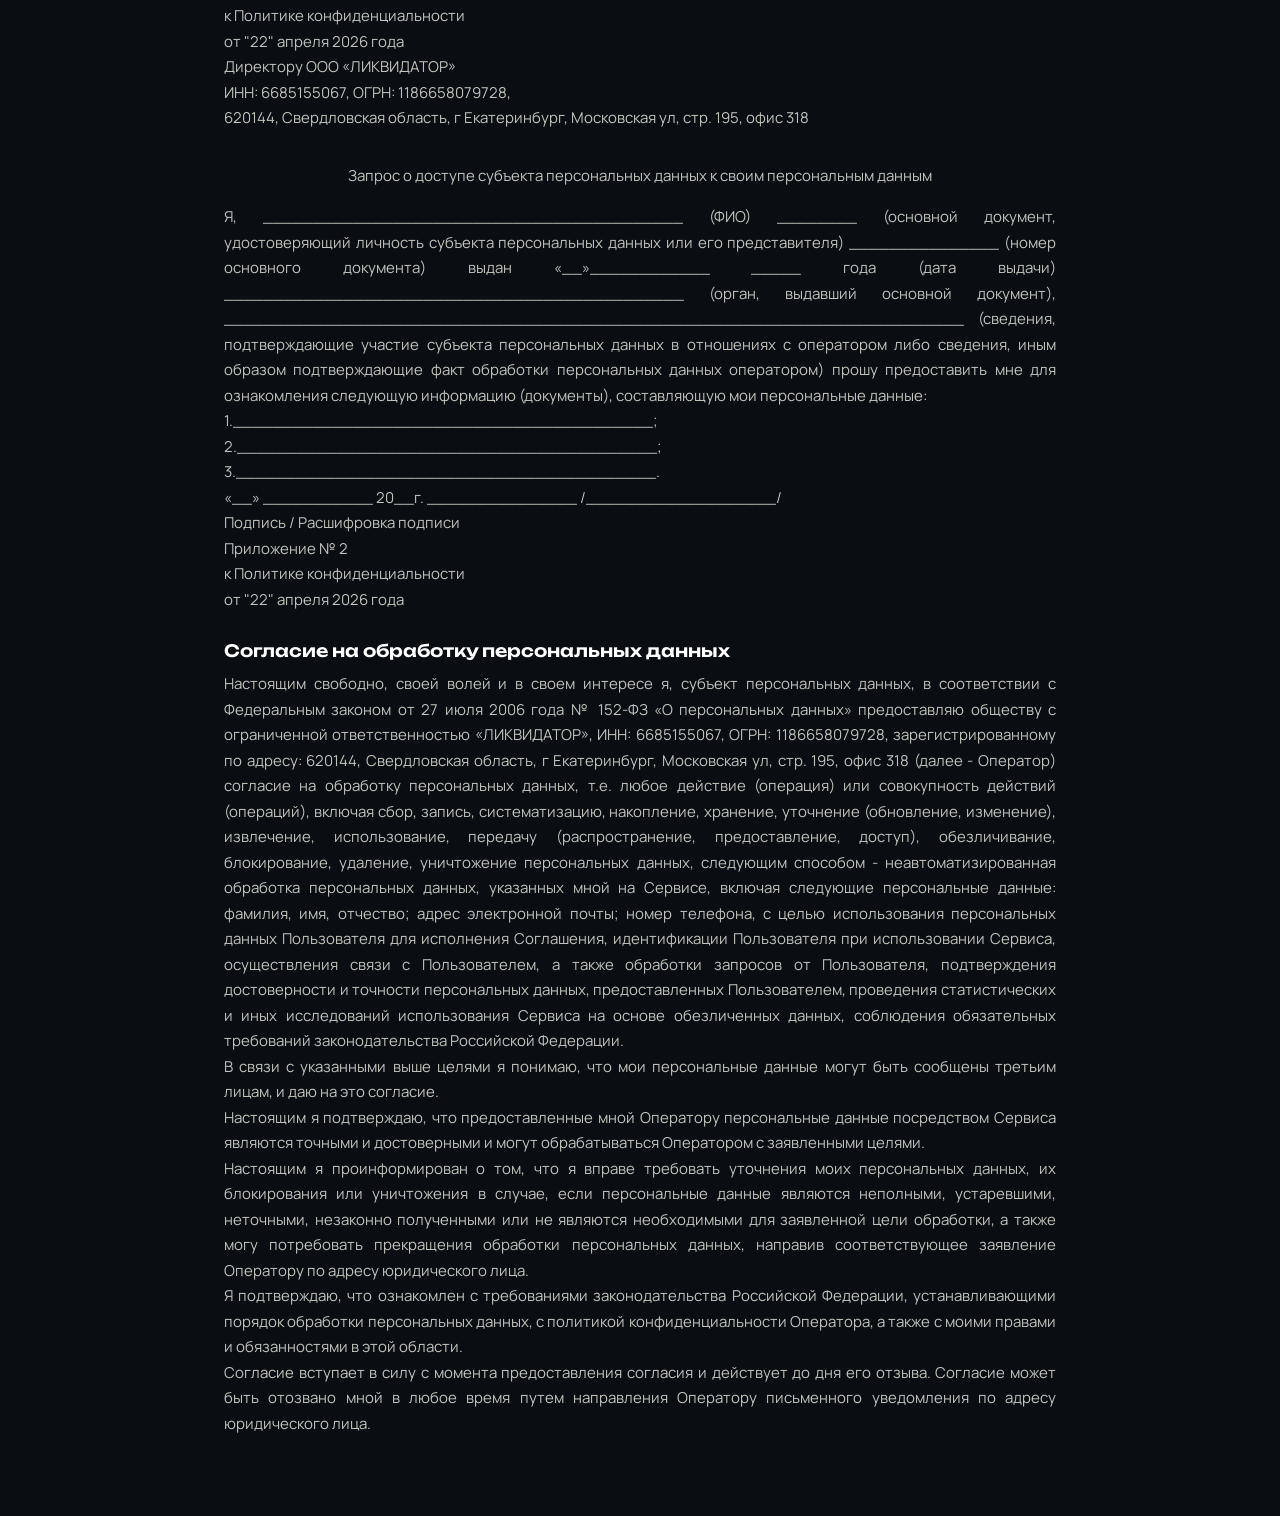
<file: privacy.html>
<!DOCTYPE html>
<html lang="ru">
<head>
  <meta charset="UTF-8" />
  <meta name="viewport" content="width=device-width, initial-scale=1.0" />
  <meta name="theme-color" content="#0b0e14"/>
  <title>Политика конфиденциальности - ЛИКВИДАТОР</title>
  <meta name="description" content="Политика обработки персональных данных ООО «ЛИКВИДАТОР». Условия сбора, хранения и использования данных пользователей сайта в соответствии с ФЗ-152." />
  <meta name="robots" content="index, follow" />
  <link rel="canonical" href="https://pravo.shop/privacy.html" />
  <link rel="icon" type="image/svg+xml" href="/assets/logo.svg" />
  <link rel="preconnect" href="https://fonts.googleapis.com">
  <link rel="preconnect" href="https://fonts.gstatic.com" crossorigin>
  <link rel="preload" href="https://fonts.googleapis.com/css2?family=Unbounded:wght@400;500;600;700&family=Manrope:wght@300;400;500;600&family=Onest:wght@400;500;600;700&display=swap" as="style" onload="this.onload=null;this.rel='stylesheet'">
  <noscript><link href="https://fonts.googleapis.com/css2?family=Unbounded:wght@400;500;600;700&family=Manrope:wght@300;400;500;600&family=Onest:wght@400;500;600;700&display=swap" rel="stylesheet"></noscript>
  <link rel="stylesheet" href="styles.css?v=22" />
  <style>
    .legal { max-width: 880px; margin: 0 auto; padding: 140px 24px 80px; color: #e8ebe0; font-family: var(--font-body); }
    .legal h1 { font-family: var(--font-display); font-weight: 700; font-size: clamp(28px, 3.6vw, 44px); color: #fff; margin: 0 0 12px; letter-spacing: -0.01em; }
    .legal .legal__date { color: rgba(232, 235, 224, 0.55); font-size: 14px; margin-bottom: 40px; display: block; }
    .legal h2 { font-family: var(--font-display); font-weight: 700; font-size: clamp(20px, 2vw, 24px); color: #fff; margin: 48px 0 16px; padding-left: 14px; border-left: 3px solid var(--khaki); }
    .legal h3 { font-family: var(--font-display); font-weight: 600; font-size: 17px; color: #fff; margin: 28px 0 10px; }
    .legal h4 { font-family: var(--font-display); font-weight: 600; font-size: 15px; color: var(--khaki-light); margin: 20px 0 6px; letter-spacing: 0.02em; }
    .legal p, .legal li { font-size: 15px; line-height: 1.7; color: rgba(232, 235, 224, 0.82); text-align: justify; hyphens: auto; }
    .legal ul { padding-left: 22px; margin: 6px 0 14px; }
    .legal li { margin-bottom: 4px; }
    .legal a { color: var(--khaki-light); }
    .legal .legal__center { text-align: center; padding-left: 0; border-left: none; margin: 32px 0 16px; }
    .legal__back { display: inline-flex; align-items: center; gap: 8px; margin-bottom: 32px; color: rgba(232, 235, 224, 0.7); text-decoration: none; font-family: var(--font-display); font-size: 13px; letter-spacing: 0.08em; text-transform: uppercase; }
    .legal__back:hover { color: var(--khaki-light); }
    @media (max-width: 640px) {
      .legal { padding: 110px 18px 60px; }
      .legal p, .legal li { text-align: left; }
    }
  </style>
</head>
<body style="background: var(--dark);">
  <main class="legal">
    <a href="index.html" class="legal__back">← На главную</a>

    <h1>Политика конфиденциальности</h1>
    <span class="legal__date">от 22 апреля 2026 г.</span>
    <h2>1. Общие положения</h2>
    <h3>1.1. Назначение политики конфиденциальности</h3>
    <p>Настоящая политика конфиденциальности (далее – Политика) представляет собой основополагающий документ, регулирующий вопросы обработки обществом с ограниченной ответственностью «ЛИКВИДАТОР» (далее – Оператор) персональных данных субъектов персональных данных, а также является неотъемлемой частью пользовательского соглашения (далее - Соглашение), размещенного в сети Интернет по адресу: . Политика действует в отношении всех персональных данных, размещенных или размещаемых с помощью Сервиса, которые Оператор получает или может получить от Пользователя, а также применяется ко всем процессам по обработке персональных данных, осуществляемым с помощью Сервиса без использования средств автоматизации.</p>
    <p>Политика разработана в соответствии с Федеральным законом от 27 июля 2006 года №152 «О персональных данных» (далее – Закон о персональных данных) и предназначена для ознакомления неограниченного круга лиц путем размещения в сети Интернет по адресу: .</p>
    <p>Политика раскрывает категории персональных данных субъектов персональных данных, цели, способы обработки персональных данных, основные права и обязанности Оператора и Пользователя, правовые основания обработки персональных данных, определяет порядок и условия обработки персональных данных субъектов персональных данных, сведения о реализуемых требованиях к защите персональных данных, а также иные вопросы в области обработки персональных данных.</p>
    <h3>1.2. Используемые термины и определения</h3>
    <p>Персональные данные - любая информация, относящаяся к прямо или косвенно определенному или определяемому физическому лицу (субъекту персональных данных), в том числе его фамилия, имя, отчество, адрес электронной почты, номер телефона.</p>
    <p>Оператор - общество с ограниченной ответственностью «ЛИКВИДАТОР», ИНН: 6685155067, ОГРН: 1186658079728, зарегистрированное по адресу: 620144, Свердловская область, г Екатеринбург, Московская ул, стр. 195, офис 318, осуществляющее обработку персональных данных, а также определяющее цели обработки персональных данных, состав персональных данных, подлежащих обработке, действия (операции), совершаемые с персональными данными.</p>
    <p>Пользователь – любое физическое лицо (субъект персональных данных), действующее в своих интересах или в интересах других лиц, выразившее согласие с изложенными в пользовательском соглашении, размещенном в сети Интернет по адресу: , условиями, которое может в процессе использования Сервиса предоставить Оператору свои персональные данные.</p>
    <p>Сервис – сайт в сети &quot;Интернет&quot; по адресу: , представляющий собой ресурс для размещения и доведения до всеобщего сведения информации. Сервис включает в себя совокупность информации, текстов, графических элементов, дизайна, изображений, фото и видеоматериалов, и иных результатов интеллектуальной деятельности.</p>
    <p>Пользовательское соглашение – соглашение, регулирующее условия использования Сервиса. Для обеспечения неограниченного доступа к пользовательскому соглашению текст актуальной редакции размещается в сети Интернет по адресу: ,</p>
    <p>Обработка персональных данных - любое действие (операция) или совокупность действий (операций), включая сбор, запись, систематизацию, накопление, хранение, уточнение (обновление, изменение), извлечение, использование, передачу (распространение, предоставление, доступ), обезличивание, блокирование, удаление, уничтожение персональных данных.</p>
    <p>Обработка персональных данных без использования средств автоматизации (неавтоматизированная обработка персональных данных) - обработка персональных данных, в случаях, когда такие действия с персональными данными, как использование, уточнение, распространение, уничтожение персональных данных в отношении каждого из субъектов персональных данных, осуществляются при непосредственном участии человека.</p>
    <p>Распространение персональных данных - действия, направленные на раскрытие персональных данных неопределенному кругу лиц.</p>
    <p>Предоставление персональных данных - действия, направленные на раскрытие персональных данных определенному лицу или определенному кругу лиц.</p>
    <p>Блокирование персональных данных - временное прекращение обработки персональных данных (за исключением случаев, если обработка необходима для уточнения персональных данных).</p>
    <p>Уничтожение персональных данных - действия, в результате которых становится невозможным восстановить содержание персональных данных в информационной системе персональных данных и (или) в результате которых уничтожаются материальные носители персональных данных.</p>
    <p>Обезличивание персональных данных - действия, в результате которых становится невозможным без использования дополнительной информации определить принадлежность персональных данных конкретному субъекту персональных данных.</p>
    <p>Использование персональных данных – действия (операции) с персональными данными, совершаемые в целях принятия решений, совершения сделок или иных действий, порождающих юридические последствия в отношении субъектов персональных данных либо иным образом затрагивающих их права и свободы или права и свободы других лиц.</p>
    <p>Конфиденциальность персональных данных – обязательное для соблюдения оператора и иного лица, получившего доступ к персональным данным, требование не раскрывать третьим лицам и не распространять персональные данные без согласия субъекта персональных данных, если иное не предусмотрено действующим законодательством Российской Федерации.</p>
    <h3>1.3. Основные права и обязанности Оператора и Пользователя</h3>
    <h4>1.3.1. Оператор вправе:</h4>
    <ul>
      <li>самостоятельно определять состав и перечень мер, необходимых и достаточных для обеспечения выполнения обязанностей, предусмотренных Законом о персональных данных и принятыми в соответствии с ним нормативными правовыми актами, если иное не предусмотрено Законом о персональных данных или другими федеральными законами;</li>
      <li>поручить обработку персональных данных другому лицу с согласия Пользователя, если иное не предусмотрено федеральным законом, на основании заключаемого с этим лицом договора. Лицо, осуществляющее обработку персональных данных по поручению Оператора, обязано соблюдать принципы и правила обработки персональных данных, предусмотренные Законом о персональных данных, соблюдать конфиденциальность персональных данных, принимать необходимые меры, направленные на обеспечение выполнения обязанностей, предусмотренных Законом о персональных данных;</li>
      <li>в случае отзыва Пользователем согласия на обработку персональных данных Оператор вправе продолжить обработку персональных данных без согласия Пользователя при наличии оснований, указанных в Законе о персональных данных;</li>
      <li>иные права, предусмотренные действующим законодательством.</li>
    </ul>
    <h4>1.3.2. Оператор обязан:</h4>
    <ul>
      <li>организовывать обработку персональных данных в соответствии с требованиями Закона о персональных данных;</li>
      <li>обеспечивать конфиденциальность персональных данных;</li>
      <li>принимать меры, необходимые и достаточные для обеспечения выполнения обязанностей, предусмотренных Законом о персональных данных и принятыми в соответствии с ним нормативными правовыми актами.</li>
      <li>принимать необходимые правовые, организационные и технические меры или обеспечивать их принятие для защиты персональных данных от неправомерного или случайного доступа к ним, уничтожения, изменения, блокирования, копирования, предоставления, распространения персональных данных, а также от иных неправомерных действий в отношении персональных данных;</li>
      <li>предоставлять ответы на обращения и запросы Пользователя и его представителя в соответствии с требованиями Закона о персональных данных;</li>
      <li>иные обязанности Оператора, предусмотренные действующим законодательством.</li>
    </ul>
    <h4>1.3.3. Пользователь вправе:</h4>
    <ul>
      <li>получить информацию, касающуюся обработки его персональных данных за исключением случаев, предусмотренных действующим законодательством (форма запроса приведена в Приложении №1 к Политике);</li>
      <li>требовать от Оператора уточнения его персональных данных, их блокирования или уничтожения в случае, если персональные данные являются неполными, устаревшими, неточными, незаконно полученными или не являются необходимыми для заявленной цели обработки, а также принимать предусмотренные действующим законодательством меры по защите своих прав;</li>
      <li>отозвать свое согласие на обработку персональных данных;</li>
      <li>обжаловать действия или бездействие Оператора в уполномоченный орган по защите прав субъектов персональных данных или в судебном порядке;</li>
      <li>иные права, предусмотренные действующим законодательством.</li>
    </ul>
    <h4>1.3.4. Пользователь обязан:</h4>
    <ul>
      <li>представлять Оператору достоверную и точную информацию о персональных данных;</li>
      <li>в случае изменения информации о персональных данных сообщать о них Оператору.</li>
    </ul>
    <h2>2. Цели сбора персональных данных</h2>
    <p>2.1. Обработка персональных данных ограничивается достижением конкретных, заранее определенных и законных целей. Не допускается обработка персональных данных, несовместимая с целями сбора персональных данных.</p>
    <p>2.2. Обработке подлежат только персональные данные, которые отвечают целям их обработки.</p>
    <p>2.3. Обработка Оператором персональных данных осуществляется в следующих целях:</p>
    <ul>
      <li>использование персональных данных Пользователя для исполнения Соглашения;</li>
      <li>идентификация Пользователя при использовании Сервиса;</li>
      <li>осуществление связи с Пользователем, а также обработка запросов от Пользователя;</li>
      <li>подтверждение достоверности и точности персональных данных, предоставленных Пользователем;</li>
      <li>проведение статистических и иных исследований использования Сервиса на основе обезличенных данных;</li>
      <li>соблюдение обязательных требований законодательства Российской Федерации.</li>
    </ul>
    <h2>3. Правовые основания обработки персональных данных</h2>
    <p>Правовым основанием обработки персональных данных является совокупность нормативных правовых актов, во исполнение которых и в соответствии с которыми Оператор осуществляет обработку персональных данных, в том числе:</p>
    <ul>
      <li>Конституция Российской Федерации;</li>
      <li>Гражданский кодекс Российской Федерации;</li>
      <li>Соглашение;</li>
      <li>согласие Пользователя на обработку персональных данных.</li>
    </ul>
    <h2>4. Объем и категории обрабатываемых персональных данных, категории субъектов персональных данных</h2>
    <p>4.1. Содержание и объем обрабатываемых персональных данных должны соответствовать заявленным целям обработки, предусмотренным в разделе 2 Политики. Обрабатываемые персональные данные не должны быть избыточными по отношению к заявленным целям их обработки.</p>
    <p>4.2. Персональные данные, разрешенные к обработке в соответствии с Политикой и предоставляемые Пользователями путем заполнения соответствующих полей ввода при использовании Сервиса, могут включать в себя следующую информацию, относящеюся к общей категории персональных данных:</p>
    <ul>
      <li>фамилия, имя, отчество;</li>
      <li>адрес электронной почты;</li>
      <li>номер телефона.</li>
    </ul>
    <p>4.3. Оператором не осуществляется обработка специальных категорий персональных данных, касающихся расовой, национальной принадлежности, политических взглядов, религиозных или философских убеждений, состояния здоровья, интимной жизни, а также биометрических персональных данных.</p>
    <p>4.4. Оператор для целей обработки, предусмотренных в разделе 2 Политики, может обрабатывать персональные данные категории субъектов персональных данных: физическое лицо - Пользователь Сервиса:</p>
    <ul>
      <li>фамилия, имя, отчество;</li>
      <li>адрес электронной почты;</li>
      <li>номер телефона.</li>
    </ul>
    <h2>5. Порядок и условия обработки персональных данных</h2>
    <p>5.1. Обработка персональных данных осуществляется Оператором в соответствии с требованиями законодательства Российской Федерации.</p>
    <p>5.2. Обработка персональных данных осуществляется с согласия Пользователя на обработку его персональных данных, а также без такового в случаях, предусмотренных законодательством Российской Федерации.</p>
    <p>5.3. Оператор осуществляет обработку персональных данных Пользователя, т.е. любое действие (операция) или совокупность действий (операций), включая сбор, запись, систематизацию, накопление, хранение, уточнение (обновление, изменение), извлечение, использование, передачу (распространение, предоставление, доступ), обезличивание, блокирование, удаление, уничтожение персональных данных, следующим способом - неавтоматизированная обработка персональных данных. Такие действия с персональными данными, как использование, уточнение, распространение, уничтожение персональных данных в отношении Пользователя, осуществляются при непосредственном участии сотрудников Оператора в соответствии с особенностями, утвержденными Постановлением Правительства Российской Федерации от 15 сентября 2008 года № 687 «Об утверждении Положения об особенностях обработки персональных данных, осуществляемой без использования средств автоматизации».</p>
    <p>Обработка персональных данных для каждой цели обработки, указанной в п. 2.3 Политики, осуществляется путем получения персональных данных непосредственно от Пользователя.</p>
    <p>5.4. Пользователь принимает решение о предоставлении его персональных данных и дает согласие на их обработку свободно, своей волей и в своем интересе. Согласие на обработку персональных данных должно быть конкретным, предметным, информированным, сознательным и однозначным (текст согласия на обработку персональных данных приведен в Приложении №2 к Политике).</p>
    <p>5.5. В случае обработки персональных данных Пользователя на основании и во исполнение Соглашения, регулирующего порядок использования Сервиса, такая обработка персональных данных Пользователя осуществляется в соответствии с п. 5 ст. 6 Закона о персональных данных и не требует отдельного согласия.</p>
    <p>5.6. В случае обработки персональных данных Пользователя на основании его отдельного согласия на такую обработку, выражаемого непосредственно при использовании Сервиса, согласие на обработку персональных данных считается предоставленным Пользователем путем проставления отметки индикатора соответствующего чек-бокса. Согласие вступает в силу с момента предоставления согласия и действует до дня его отзыва.</p>
    <p>5.7. Не допускается раскрытие третьим лицам и распространение персональных данных без согласия Пользователя, если иное не предусмотрено федеральным законом. Согласие на обработку персональных данных, разрешенных Пользователем для распространения, оформляется отдельно от иных согласий Пользователя на обработку его персональных данных.</p>
    <p>5.8. Передача персональных данных органам дознания и следствия, иным уполномоченным органам осуществляется в соответствии с требованиями законодательства Российской Федерации.</p>
    <p>5.9. Оператор реализует следующие требования законодательства Российской Федерации в области персональных данных:</p>
    <ul>
      <li>требования о соблюдении конфиденциальности персональных данных;</li>
      <li>требования об обеспечении реализации субъектом персональных данных своих прав, включая право на доступ к информации;</li>
      <li>требования об обеспечении точности персональных данных, а в необходимых случаях и актуальности по отношению к целям обработки персональных данных (с принятием (обеспечением принятия) мер по удалению или уточнению неполных или неточных данных);</li>
      <li>требования к защите персональных данных от неправомерного или случайного доступа к ним, уничтожения, изменения, блокирования, копирования, предоставления, распространения персональных данных, а также от иных неправомерных действий в отношении персональных данных;</li>
      <li>иные требования законодательства РФ.</li>
    </ul>
    <p>5.10. Оператор принимает необходимые правовые, организационные и технические меры для защиты персональных данных от неправомерного или случайного доступа к ним, уничтожения, изменения, блокирования, распространения персональных данных, а также от иных неправомерных действий третьих лиц, в том числе:</p>
    <ul>
      <li>назначает лицо, ответственное за обработку персональных данных, которое осуществляет организацию обработки персональных данных, обучение и инструктаж, внутренний контроль за соблюдением Оператором и его работниками требований к защите персональных данных;</li>
      <li>разрабатывает политику в отношении обработки персональных данных и размещает ее на Сервисе;</li>
      <li>получает согласия на обработку персональных данных;</li>
      <li>предоставляет ответы на запросы Пользователей, касающихся обработки персональных данных;</li>
      <li>организует обучение работников Оператора непосредственно осуществляющих обработку персональных данных, положениям законодательства Российской Федерации о персональных данных;</li>
      <li>создает необходимые условия для работы с персональными данными;</li>
      <li>осуществляет внутренний контроль и аудит;</li>
      <li>хранит персональные данные в условиях, при которых обеспечивается их сохранность и исключается неправомерный доступ к ним;</li>
      <li>осуществляет мониторинг и анализ требований законодательства для своевременного изменения принимаемых Оператором мер правового, организационного и технического характера с целью улучшения методов и способов обработки, хранения и защиты персональных данных;</li>
      <li>осуществляет иные меры и средства защиты персональных данных, установленные законодательством Российской Федерации.</li>
    </ul>
    <p>5.11. Оператор совместно с Пользователем принимает все необходимые меры по предотвращению убытков или иных отрицательных последствий, вызванных утратой или разглашением персональных данных Пользователя.</p>
    <p>5.12. Оператор осуществляет хранение персональных данных в форме, позволяющей определить Пользователя, не дольше, чем этого требуют цели обработки персональных данных, если срок хранения персональных данных не установлен федеральным законом, договором.</p>
    <p>5.13. Оператор прекращает обработку персональных данных в следующих случаях:</p>
    <ul>
      <li>выявлен факт неправомерной обработки персональных данных;</li>
      <li>достигнута цель обработки персональных данных;</li>
      <li>отзыва Пользователем согласия на обработку персональных данных.</li>
    </ul>
    <p>5.14. При достижении целей обработки персональных данных, а также в случае отзыва Пользователем согласия на их обработку Оператор прекращает обработку этих данных, если:</p>
    <ul>
      <li>иное не предусмотрено договором, стороной которого, выгодоприобретателем или поручителем, по которому является Пользователь;</li>
      <li>иное не предусмотрено иным соглашением между Оператором и Пользователем;</li>
      <li>Оператор не вправе осуществлять обработку персональных данных без согласия Пользователя на основаниях, предусмотренных Законом о персональных данных или другими федеральными законами.</li>
    </ul>
    <p>5.15. При обращении Пользователя к Оператору с требованием о прекращении обработки персональных данных в срок, не превышающий десяти рабочих дней с даты получения Оператором соответствующего требования, обработка персональных данных прекращается, за исключением случаев, предусмотренных Законом о персональных данных. Указанный срок может быть продлен, но не более чем на пять рабочих дней в случае направления Оператором в адрес Пользователя мотивированного уведомления с указанием причин продления срока предоставления запрашиваемой информации.</p>
    <h2>6. Актуализация, исправление, удаление и уничтожение персональных данных, ответы на запросы Пользователя на доступ к персональным данным</h2>
    <p>6.1. В случае выявления неточных персональных данных при обращении Пользователя или его представителя либо по их запросу или по запросу уполномоченного органа по защите прав субъектов персональных данных Оператор осуществляет блокирование персональных данных, относящихся к этому Пользователю, или обеспечивает их блокирование (если обработка персональных данных осуществляется другим лицом, действующим по поручению Оператора) с момента такого обращения или получения указанного запроса на период проверки, если блокирование персональных данных не нарушает права и законные интересы Пользователя или третьих лиц.</p>
    <p>В случае подтверждения факта неточности персональных данных Оператор на основании сведений, представленных Пользователем или его представителем либо уполномоченным органом по защите прав субъектов персональных данных, или иных необходимых документов уточняет персональные данные либо обеспечивает их уточнение (если обработка персональных данных осуществляется другим лицом, действующим по поручению Оператора) в течение семи рабочих дней со дня представления таких сведений и снимает блокирование персональных данных.</p>
    <p>6.2. В случае выявления неправомерной обработки персональных данных при обращении (запросе) Пользователя, его представителя либо уполномоченного органа по защите прав субъектов персональных данных Оператор осуществляет блокирование неправомерно обрабатываемых персональных данных, относящихся к этому Пользователю, или обеспечивает их блокирование (если обработка персональных данных осуществляется другим лицом, действующим по поручению Оператора) с момента такого обращения или получения указанного запроса на период проверки.</p>
    <p>6.3. В случае выявления неправомерной обработки персональных данных, осуществляемой Оператором или лицом, действующим по поручению Оператора, Оператор в срок, не превышающий трех рабочих дней с даты этого выявления, прекращает неправомерную обработку персональных данных или обеспечивает прекращение неправомерной обработки персональных данных лицом, действующим по поручению Оператора.</p>
    <p>В случае, если обеспечить правомерность обработки персональных данных невозможно, Оператор в срок, не превышающий десяти рабочих дней с даты выявления неправомерной обработки персональных данных, уничтожает такие персональные данные или обеспечивает их уничтожение. Об устранении допущенных нарушений или об уничтожении персональных данных Оператор уведомляет Пользователя или его представителя, а в случае, если обращение Пользователя или его представителя либо запрос уполномоченного органа по защите прав субъектов персональных данных были направлены уполномоченным органом по защите прав субъектов персональных данных, также указанный орган.</p>
    <p>6.4. В случае установления факта неправомерной или случайной передачи (предоставления, распространения, доступа) персональных данных, повлекшей нарушение прав Пользователя, Оператор с момента выявления такого инцидента Оператором, уполномоченным органом по защите прав субъектов персональных данных или иным заинтересованным лицом уведомляет уполномоченный орган по защите прав субъектов персональных данных:</p>
    <ul>
      <li>в течение двадцати четырех часов о произошедшем инциденте, о предполагаемых причинах, повлекших нарушение прав Пользователя, и предполагаемом вреде, нанесенном правам Пользователя, о принятых мерах по устранению последствий соответствующего инцидента, а также предоставляет сведения о лице, уполномоченном Оператором на взаимодействие с уполномоченным органом по защите прав субъектов персональных данных, по вопросам, связанным с выявленным инцидентом;</li>
      <li>в течение семидесяти двух часов о результатах внутреннего расследования выявленного инцидента, а также предоставляет сведения о лицах, действия которых стали причиной выявленного инцидента (при наличии).</li>
    </ul>
    <p>6.5. В случае достижения цели обработки персональных данных Оператор прекращает обработку персональных данных или обеспечивает ее прекращение (если обработка персональных данных осуществляется другим лицом, действующим по поручению Оператора) и уничтожает персональные данные или обеспечивает их уничтожение (если обработка персональных данных осуществляется другим лицом, действующим по поручению Оператора) в срок, не превышающий тридцати дней с даты достижения цели обработки персональных данных, если иное не предусмотрено договором, стороной которого, выгодоприобретателем или поручителем по которому является Пользователь, иным соглашением между Оператором и Пользователем либо если Оператор не вправе осуществлять обработку персональных данных без согласия Пользователя на основаниях, предусмотренных Законом о персональных данных или другими федеральными законами.</p>
    <p>6.6. В случае отзыва Пользователем согласия на обработку его персональных данных Оператор прекращает их обработку или обеспечивает ее прекращение (если обработка персональных данных осуществляется другим лицом, действующим по поручению Оператора) и в случае, если сохранение персональных данных более не требуется для целей обработки персональных данных, уничтожает персональные данные или обеспечивает их уничтожение (если обработка персональных данных осуществляется другим лицом, действующим по поручению Оператора) в срок, не превышающий тридцати дней с даты поступления указанного отзыва, если иное не предусмотрено договором, стороной которого, выгодоприобретателем или поручителем по которому является Пользователь, иным соглашением между оператором и Пользователем либо если оператор не вправе осуществлять обработку персональных данных без согласия Пользователя на основаниях, предусмотренных Законом о персональных данных или другими федеральными законами.</p>
    <p>6.7. В случае обращения Пользователя к Оператору с требованием о прекращении обработки персональных данных Оператор в срок, не превышающий десяти рабочих дней с даты получения Оператором соответствующего требования, прекращает их обработку или обеспечивает прекращение такой обработки (если такая обработка осуществляется лицом, осуществляющим обработку персональных данных), за исключением случаев, предусмотренных п. 2 - 11 ч. 1 ст. 6, ч. 2 ст. 10 и ч. 2 ст. 11 Законом о персональных данных. Указанный срок может быть продлен, но не более чем на пять рабочих дней в случае направления Оператором в адрес Пользователя мотивированного уведомления с указанием причин продления срока предоставления запрашиваемой информации.</p>
    <p>6.8. В случае отсутствия возможности уничтожения персональных данных в течение срока, указанного в п. 6.3-6.7 Политики, Оператор осуществляет блокирование таких персональных данных или обеспечивает их блокирование (если обработка персональных данных осуществляется другим лицом, действующим по поручению оператора) и обеспечивает уничтожение персональных данных в срок не более чем шесть месяцев, если иной срок не установлен федеральными законами.</p>
    <p>6.9. Подтверждение уничтожения персональных данных осуществляется в соответствии с требованиями, установленными уполномоченным органом по защите прав субъектов персональных данных.</p>
    <p>6.10. Согласие на обработку персональных данных может быть отозвано Пользователем. В случае отзыва Пользователем согласия на обработку персональных данных Оператор вправе продолжить обработку персональных данных без согласия Пользователя при наличии оснований, указанных в Законе о персональных данных</p>
    <p>6.11. Подтверждение факта обработки персональных данных Оператором, правовые основания и цели обработки персональных данных, а также иные сведения, указанные в ч. 7 ст. 14 Закона о персональных данных, предоставляются Оператором Пользователю в течение десяти рабочих дней с момента обращения либо получения запроса Пользователя. Данный срок может быть продлен, но не более чем на пять рабочих дней в случае направления Оператором в адрес Пользователя мотивированного уведомления с указанием причин продления срока предоставления запрашиваемой информации.</p>
    <p>В предоставляемые сведения не включаются персональные данные, относящиеся к другим Пользователям, за исключением случаев, когда имеются законные основания для раскрытия таких персональных данных.</p>
    <p>Запрос должен содержать следующее:</p>
    <ul>
      <li>номер основного документа, удостоверяющего личность Пользователя или его представителя, сведения о дате выдачи указанного документа и выдавшем его органе;</li>
      <li>сведения, подтверждающие участие Пользователя в отношениях с Оператором (номер договора, дата заключения договора, условное словесное обозначение и (или) иные сведения), либо сведения, иным образом подтверждающие факт обработки персональных данных Оператором;</li>
      <li>подпись Пользователя или его представителя.</li>
    </ul>
    <p>Оператор предоставляет сведения, указанные в ч. 7 ст. 14 Закона о персональных данных, Пользователю или его представителю в той форме, в которой направлены соответствующие обращение либо запрос, если иное не указано в обращении или запросе.</p>
    <p>Если в обращении (запросе) Пользователя не отражены в соответствии с требованиями Закона о персональных данных все необходимые сведения или Пользователь не обладает правами доступа к запрашиваемой информации, то ему направляется мотивированный отказ.</p>
    <p>Право Пользователя на доступ к его персональным данным может быть ограничено в соответствии с ч. 8 ст. 14 Закона о персональных данных, в том числе если доступ Пользователя к его персональным данным нарушает права и законные интересы третьих лиц.</p>
    <p>6.12. Оператор сообщает в порядке, предусмотренном ст. 14 Закона о персональных данных, Пользователю или его представителю информацию о наличии персональных данных, относящихся к соответствующему Пользователю, а также предоставляет возможность ознакомления с этими персональными данными при обращении Пользователя или его представителя либо в течение десяти рабочих дней с даты получения запроса Пользователя или его представителя. Указанный срок может быть продлен, но не более чем на пять рабочих дней в случае направления Оператором в адрес Пользователя мотивированного уведомления с указанием причин продления срока предоставления запрашиваемой информации.</p>
    <p>6.13. В случае отказа в предоставлении информации о наличии персональных данных о соответствующем Пользователе или персональных данных Пользователю или его представителю при их обращении либо при получении запроса Пользователя или его представителя Оператор дает в письменной форме мотивированный ответ, содержащий ссылку на положение ч. 8 ст. 14 Закона о персональных данных или иного федерального закона, являющееся основанием для такого отказа, в срок, не превышающий десяти рабочих дней со дня обращения Пользователя или его представителя либо с даты получения запроса Пользователя или его представителя. Указанный срок может быть продлен, но не более чем на пять рабочих дней в случае направления Оператором в адрес Пользователя мотивированного уведомления с указанием причин продления срока предоставления запрашиваемой информации.</p>
    <p>6.14. Оператор предоставляет безвозмездно Пользователю или его представителю возможность ознакомления с персональными данными, относящимися к этому Пользователю. В срок, не превышающий семи рабочих дней со дня предоставления Пользователем или его представителем сведений, подтверждающих, что персональные данные являются неполными, неточными или неактуальными, Оператор вносит в них необходимые изменения. В срок, не превышающий семи рабочих дней со дня представления Пользователем или его представителем сведений, подтверждающих, что такие персональные данные являются незаконно полученными или не являются необходимыми для заявленной цели обработки, Оператор уничтожает такие персональные данные. Оператор уведомляет Пользователя или его представителя о внесенных изменениях и предпринятых мерах и принимает разумные меры для уведомления третьих лиц, которым персональные данные этого субъекта были переданы.</p>
    <p>6.15. Оператор сообщает в уполномоченный орган по защите прав субъектов персональных данных по запросу этого органа необходимую информацию в течение десяти рабочих дней с даты получения такого запроса. Указанный срок может быть продлен, но не более чем на пять рабочих дней в случае направления Оператором в адрес уполномоченного органа по защите прав субъектов персональных данных мотивированного уведомления с указанием причин продления срока предоставления запрашиваемой информации.</p>
    <h2>7. Дополнительные условия</h2>
    <p>7.1. Вопросы, не урегулированные Политикой, подлежат разрешению в соответствии с законодательством Российской Федерации.</p>
    <p>7.2. В Политику без согласия Пользователя Оператором могут вноситься изменения. Пользователь обязуется самостоятельно контролировать наличие изменений в Политике.</p>
    <p>Новая редакция Политики вступает в силу с момента ее размещения на Сервисе.</p>
    <p>7.3. Использование Сервиса означает безоговорочное согласие Пользователя с Политикой и указанными в ней условиями обработки его персональной информации. В случае несогласия с этими условиями Пользователь должен воздержаться от использования Сервиса.</p>
    <p>7.4. Для обеспечения неограниченного доступа к Политике текст актуальной редакции размещается в сети Интернет по адресу:</p>
    <p>Приложение № 1</p>
    <p>к Политике конфиденциальности</p>
    <p>от &quot;22&quot; апреля 2026 года</p>
    <p>Директору ООО «ЛИКВИДАТОР»</p>
    <p>ИНН: 6685155067, ОГРН: 1186658079728,</p>
    <p>620144, Свердловская область, г Екатеринбург, Московская ул, стр. 195, офис 318</p>
    <p class="legal__center">Запрос о доступе субъекта персональных данных к своим персональным данным</p>
    <p>Я, __________________________________________ (ФИО) ________ (основной документ, удостоверяющий личность субъекта персональных данных или его представителя) _______________ (номер основного документа) выдан «__»____________ _____ года (дата выдачи) ______________________________________________ (орган, выдавший основной документ), __________________________________________________________________________ (сведения, подтверждающие участие субъекта персональных данных в отношениях с оператором либо сведения, иным образом подтверждающие факт обработки персональных данных оператором) прошу предоставить мне для ознакомления следующую информацию (документы), составляющую мои персональные данные:</p>
    <p>1.__________________________________________;</p>
    <p>2.__________________________________________;</p>
    <p>3.__________________________________________.</p>
    <p>«__» ___________ 20__г. _______________ /___________________/</p>
    <p>Подпись / Расшифровка подписи</p>
    <p>Приложение № 2</p>
    <p>к Политике конфиденциальности</p>
    <p>от &quot;22&quot; апреля 2026 года</p>
    <h3>Согласие на обработку персональных данных</h3>
    <p>Настоящим свободно, своей волей и в своем интересе я, субъект персональных данных, в соответствии с Федеральным законом от 27 июля 2006 года № 152-ФЗ «О персональных данных» предоставляю обществу с ограниченной ответственностью «ЛИКВИДАТОР», ИНН: 6685155067, ОГРН: 1186658079728, зарегистрированному по адресу: 620144, Свердловская область, г Екатеринбург, Московская ул, стр. 195, офис 318 (далее - Оператор) согласие на обработку персональных данных, т.е. любое действие (операция) или совокупность действий (операций), включая сбор, запись, систематизацию, накопление, хранение, уточнение (обновление, изменение), извлечение, использование, передачу (распространение, предоставление, доступ), обезличивание, блокирование, удаление, уничтожение персональных данных, следующим способом - неавтоматизированная обработка персональных данных, указанных мной на Сервисе, включая следующие персональные данные: фамилия, имя, отчество; адрес электронной почты; номер телефона, с целью использования персональных данных Пользователя для исполнения Соглашения, идентификации Пользователя при использовании Сервиса, осуществления связи с Пользователем, а также обработки запросов от Пользователя, подтверждения достоверности и точности персональных данных, предоставленных Пользователем, проведения статистических и иных исследований использования Сервиса на основе обезличенных данных, соблюдения обязательных требований законодательства Российской Федерации.</p>
    <p>В связи с указанными выше целями я понимаю, что мои персональные данные могут быть сообщены третьим лицам, и даю на это согласие.</p>
    <p>Настоящим я подтверждаю, что предоставленные мной Оператору персональные данные посредством Сервиса являются точными и достоверными и могут обрабатываться Оператором с заявленными целями.</p>
    <p>Настоящим я проинформирован о том, что я вправе требовать уточнения моих персональных данных, их блокирования или уничтожения в случае, если персональные данные являются неполными, устаревшими, неточными, незаконно полученными или не являются необходимыми для заявленной цели обработки, а также могу потребовать прекращения обработки персональных данных, направив соответствующее заявление Оператору по адресу юридического лица.</p>
    <p>Я подтверждаю, что ознакомлен с требованиями законодательства Российской Федерации, устанавливающими порядок обработки персональных данных, с политикой конфиденциальности Оператора, а также с моими правами и обязанностями в этой области.</p>
    <p>Согласие вступает в силу с момента предоставления согласия и действует до дня его отзыва. Согласие может быть отозвано мной в любое время путем направления Оператору письменного уведомления по адресу юридического лица.</p>
  </main>
</body>
</html>
</file>
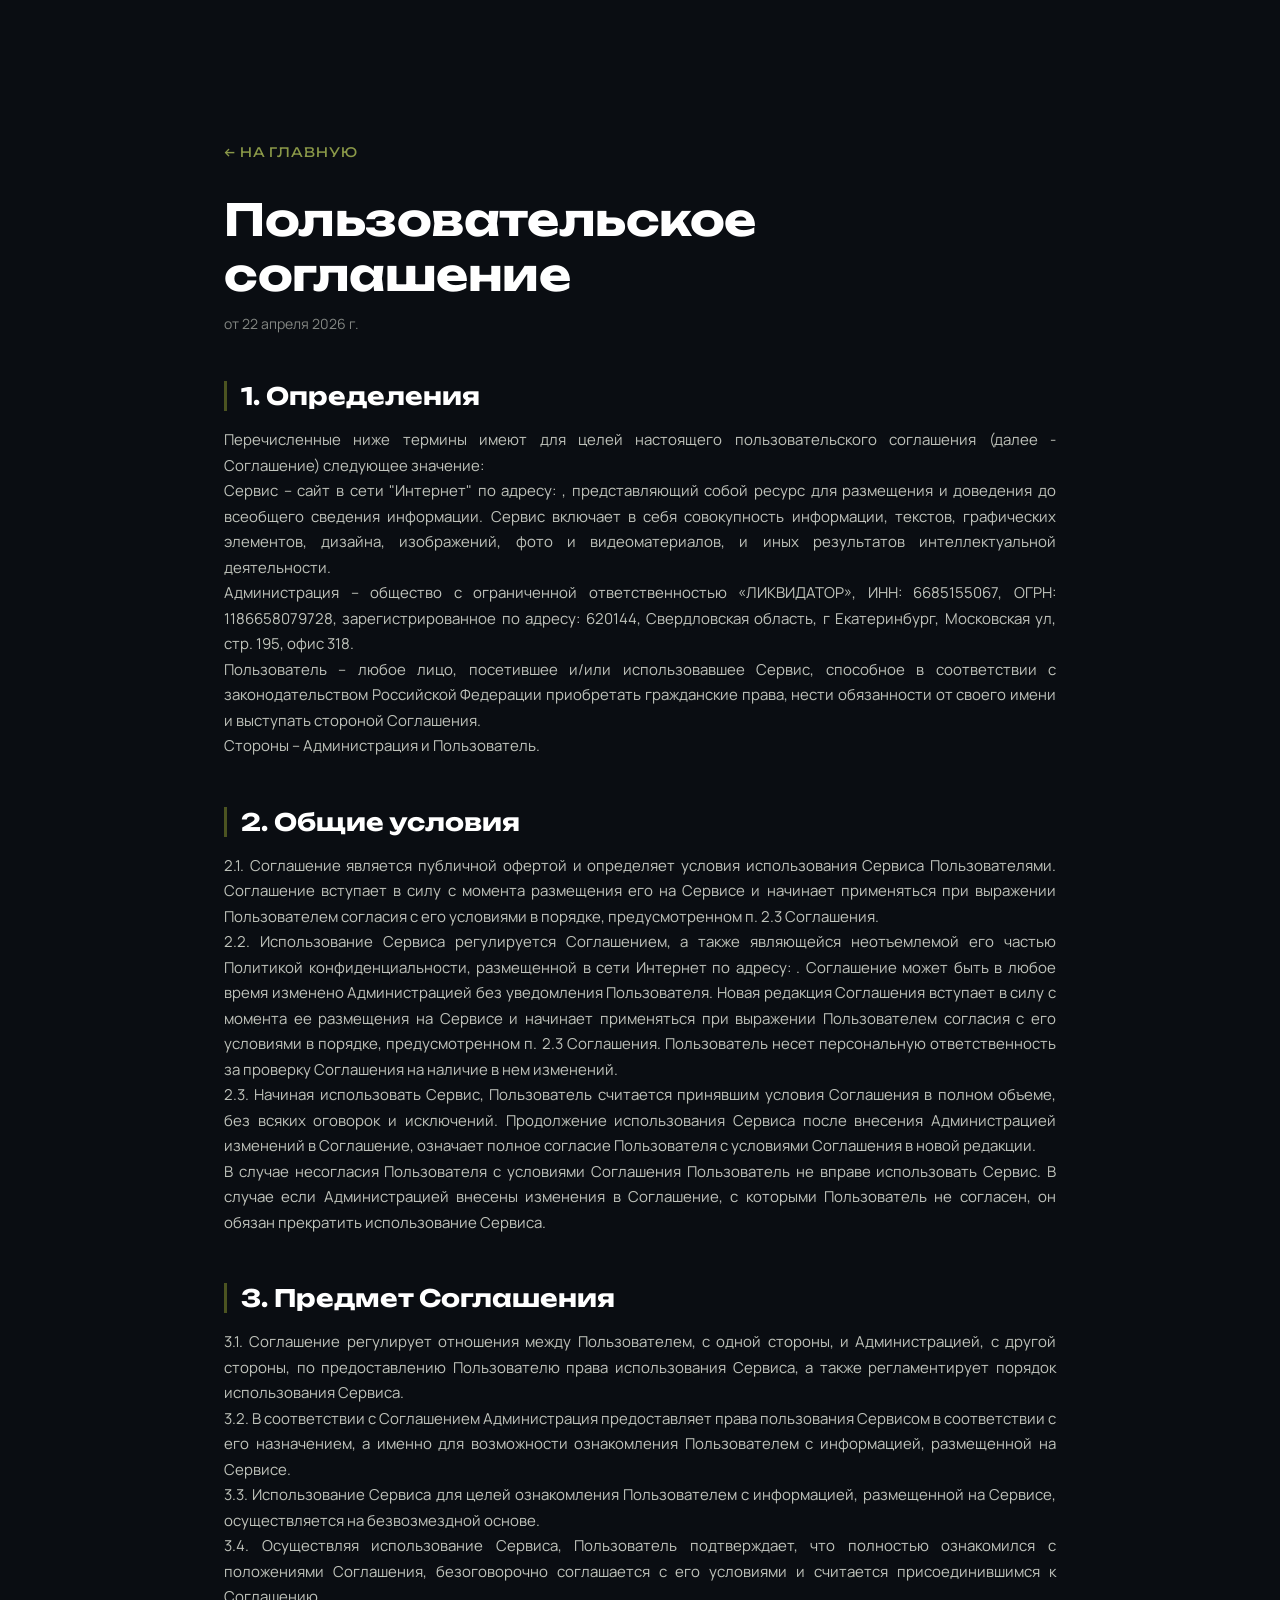
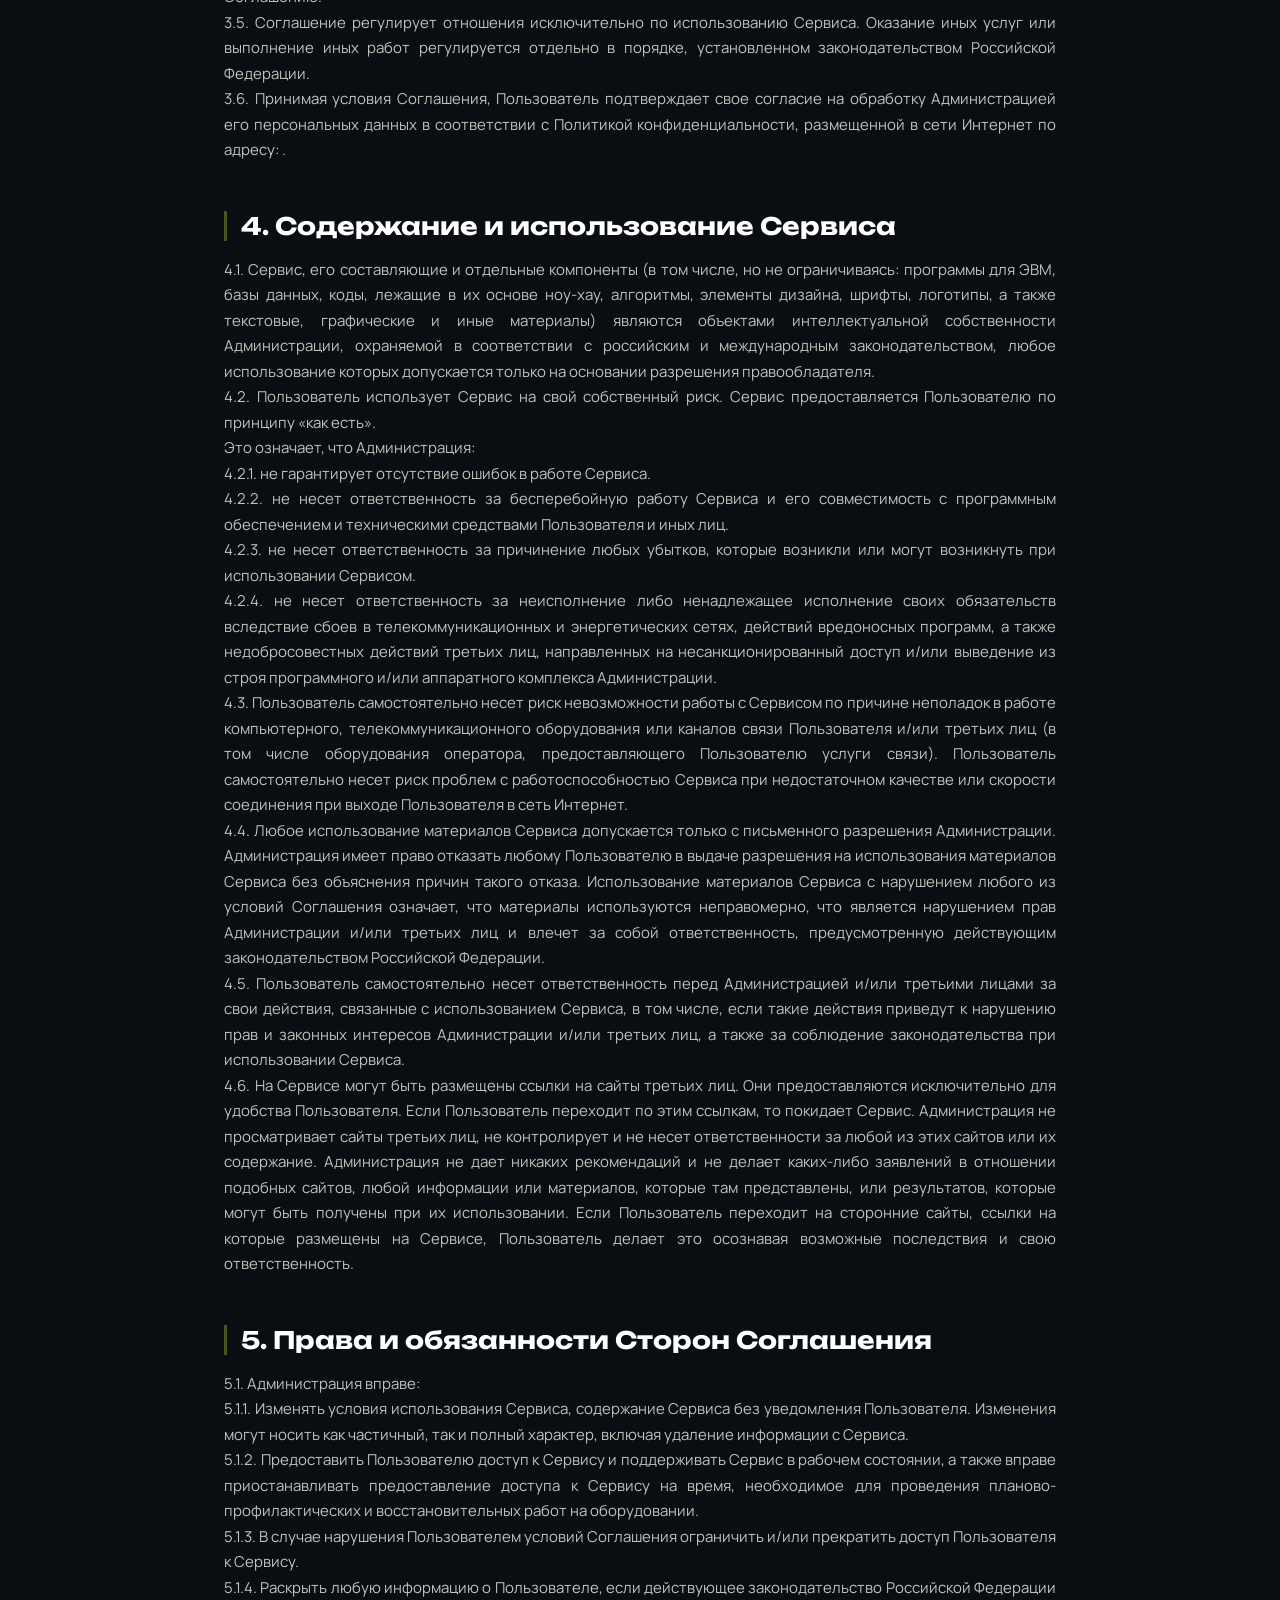
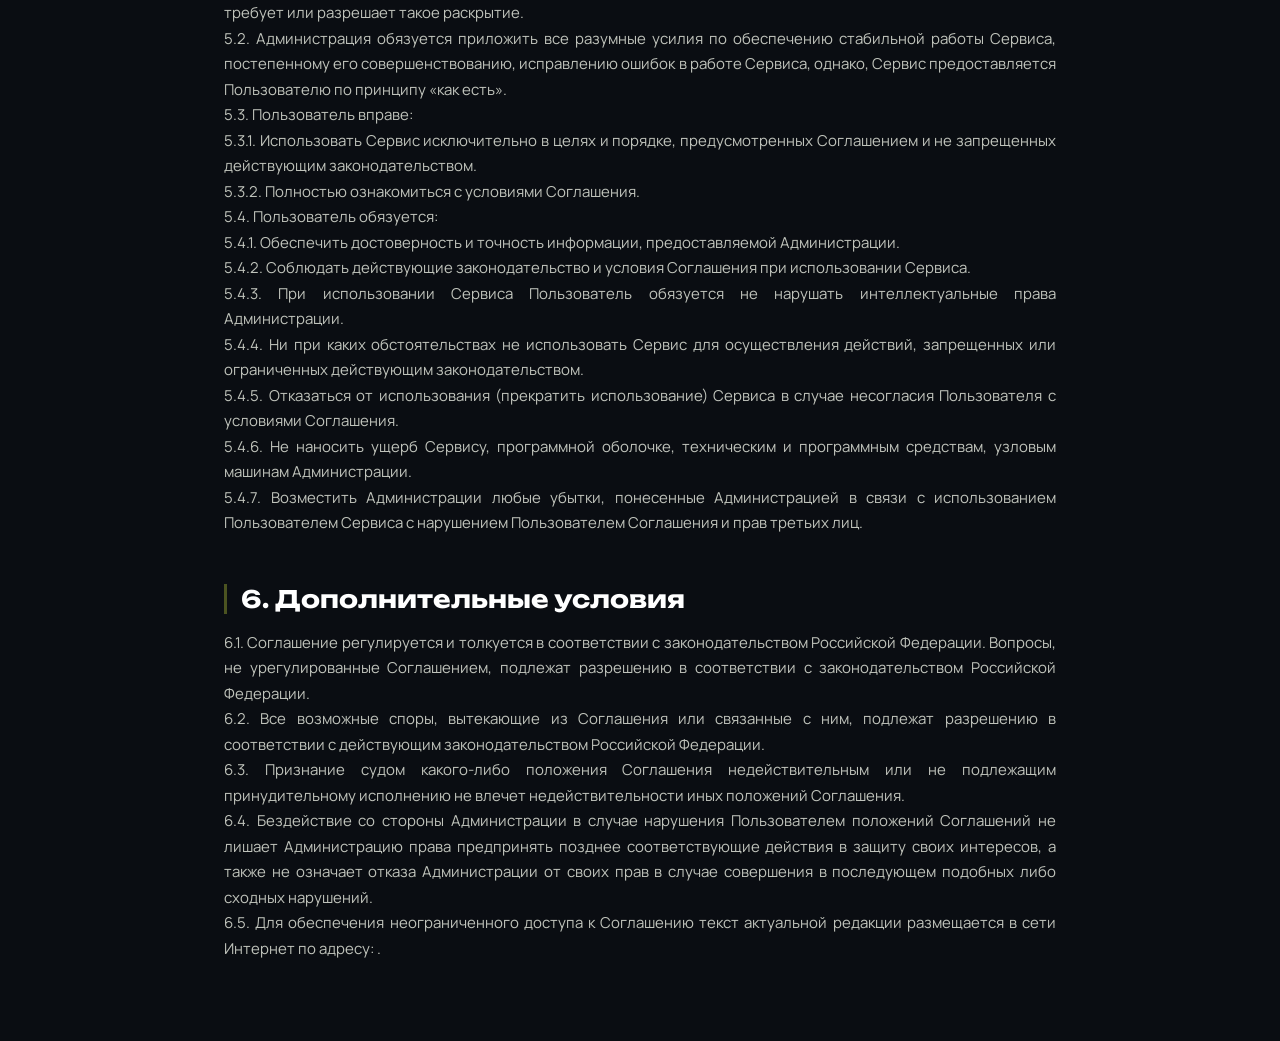
<file: terms.html>
<!DOCTYPE html>
<html lang="ru">
<head>
  <meta charset="UTF-8" />
  <meta name="viewport" content="width=device-width, initial-scale=1.0" />
  <meta name="theme-color" content="#0b0e14"/>
  <title>Пользовательское соглашение - ЛИКВИДАТОР</title>
  <meta name="description" content="Пользовательское соглашение сайта ООО «ЛИКВИДАТОР». Условия использования сервиса, права и обязанности сторон." />
  <meta name="robots" content="index, follow" />
  <link rel="canonical" href="https://pravo.shop/terms.html" />
  <link rel="icon" type="image/svg+xml" href="/assets/logo.svg" />
  <link rel="preconnect" href="https://fonts.googleapis.com">
  <link rel="preconnect" href="https://fonts.gstatic.com" crossorigin>
  <link rel="preload" href="https://fonts.googleapis.com/css2?family=Unbounded:wght@400;500;600;700&family=Manrope:wght@300;400;500;600&family=Onest:wght@400;500;600;700&display=swap" as="style" onload="this.onload=null;this.rel='stylesheet'">
  <noscript><link href="https://fonts.googleapis.com/css2?family=Unbounded:wght@400;500;600;700&family=Manrope:wght@300;400;500;600&family=Onest:wght@400;500;600;700&display=swap" rel="stylesheet"></noscript>
  <link rel="stylesheet" href="styles.css?v=22" />
  <style>
    .legal { max-width: 880px; margin: 0 auto; padding: 140px 24px 80px; color: #e8ebe0; font-family: var(--font-body); }
    .legal h1 { font-family: var(--font-display); font-weight: 700; font-size: clamp(28px, 3.6vw, 44px); color: #fff; margin: 0 0 12px; letter-spacing: -0.01em; }
    .legal .legal__date { color: rgba(232, 235, 224, 0.55); font-size: 14px; margin-bottom: 40px; display: block; }
    .legal h2 { font-family: var(--font-display); font-weight: 700; font-size: clamp(20px, 2vw, 24px); color: #fff; margin: 48px 0 16px; padding-left: 14px; border-left: 3px solid var(--khaki); }
    .legal h3 { font-family: var(--font-display); font-weight: 600; font-size: 17px; color: #fff; margin: 28px 0 10px; }
    .legal h4 { font-family: var(--font-display); font-weight: 600; font-size: 15px; color: var(--khaki-light); margin: 20px 0 6px; letter-spacing: 0.02em; }
    .legal p, .legal li { font-size: 15px; line-height: 1.7; color: rgba(232, 235, 224, 0.82); text-align: justify; hyphens: auto; }
    .legal ul { padding-left: 22px; margin: 6px 0 14px; }
    .legal li { margin-bottom: 4px; }
    .legal a { color: var(--khaki-light); }
    .legal .legal__center { text-align: center; padding-left: 0; border-left: none; margin: 32px 0 16px; }
    .legal__back { display: inline-flex; align-items: center; gap: 8px; margin-bottom: 32px; color: rgba(232, 235, 224, 0.7); text-decoration: none; font-family: var(--font-display); font-size: 13px; letter-spacing: 0.08em; text-transform: uppercase; }
    .legal__back:hover { color: var(--khaki-light); }
    @media (max-width: 640px) {
      .legal { padding: 110px 18px 60px; }
      .legal p, .legal li { text-align: left; }
    }
  </style>
</head>
<body style="background: var(--dark);">
  <main class="legal">
    <a href="index.html" class="legal__back">← На главную</a>

    <h1>Пользовательское соглашение</h1>
    <span class="legal__date">от 22 апреля 2026 г.</span>
    <h2>1. Определения</h2>
    <p>Перечисленные ниже термины имеют для целей настоящего пользовательского соглашения (далее - Соглашение) следующее значение:</p>
    <p>Сервис – сайт в сети &quot;Интернет&quot; по адресу: , представляющий собой ресурс для размещения и доведения до всеобщего сведения информации. Сервис включает в себя совокупность информации, текстов, графических элементов, дизайна, изображений, фото и видеоматериалов, и иных результатов интеллектуальной деятельности.</p>
    <p>Администрация – общество с ограниченной ответственностью «ЛИКВИДАТОР», ИНН: 6685155067, ОГРН: 1186658079728, зарегистрированное по адресу: 620144, Свердловская область, г Екатеринбург, Московская ул, стр. 195, офис 318.</p>
    <p>Пользователь – любое лицо, посетившее и/или использовавшее Сервис, способное в соответствии с законодательством Российской Федерации приобретать гражданские права, нести обязанности от своего имени и выступать стороной Соглашения.</p>
    <p>Стороны – Администрация и Пользователь.</p>
    <h2>2. Общие условия</h2>
    <p>2.1. Соглашение является публичной офертой и определяет условия использования Сервиса Пользователями. Соглашение вступает в силу с момента размещения его на Сервисе и начинает применяться при выражении Пользователем согласия с его условиями в порядке, предусмотренном п. 2.3 Соглашения.</p>
    <p>2.2. Использование Сервиса регулируется Соглашением, а также являющейся неотъемлемой его частью Политикой конфиденциальности, размещенной в сети Интернет по адресу: . Соглашение может быть в любое время изменено Администрацией без уведомления Пользователя. Новая редакция Соглашения вступает в силу с момента ее размещения на Сервисе и начинает применяться при выражении Пользователем согласия с его условиями в порядке, предусмотренном п. 2.3 Соглашения. Пользователь несет персональную ответственность за проверку Соглашения на наличие в нем изменений.</p>
    <p>2.3. Начиная использовать Сервис, Пользователь считается принявшим условия Соглашения в полном объеме, без всяких оговорок и исключений. Продолжение использования Сервиса после внесения Администрацией изменений в Соглашение, означает полное согласие Пользователя с условиями Соглашения в новой редакции.</p>
    <p>В случае несогласия Пользователя с условиями Соглашения Пользователь не вправе использовать Сервис. В случае если Администрацией внесены изменения в Соглашение, с которыми Пользователь не согласен, он обязан прекратить использование Сервиса.</p>
    <h2>3. Предмет Соглашения</h2>
    <p>3.1. Соглашение регулирует отношения между Пользователем, с одной стороны, и Администрацией, с другой стороны, по предоставлению Пользователю права использования Сервиса, а также регламентирует порядок использования Сервиса.</p>
    <p>3.2. В соответствии с Соглашением Администрация предоставляет права пользования Сервисом в соответствии с его назначением, а именно для возможности ознакомления Пользователем с информацией, размещенной на Сервисе.</p>
    <p>3.3. Использование Сервиса для целей ознакомления Пользователем с информацией, размещенной на Сервисе, осуществляется на безвозмездной основе.</p>
    <p>3.4. Осуществляя использование Сервиса, Пользователь подтверждает, что полностью ознакомился с положениями Соглашения, безоговорочно соглашается с его условиями и считается присоединившимся к Соглашению.</p>
    <p>3.5. Соглашение регулирует отношения исключительно по использованию Сервиса. Оказание иных услуг или выполнение иных работ регулируется отдельно в порядке, установленном законодательством Российской Федерации.</p>
    <p>3.6. Принимая условия Соглашения, Пользователь подтверждает свое согласие на обработку Администрацией его персональных данных в соответствии с Политикой конфиденциальности, размещенной в сети Интернет по адресу: .</p>
    <h2>4. Содержание и использование Сервиса</h2>
    <p>4.1. Сервис, его составляющие и отдельные компоненты (в том числе, но не ограничиваясь: программы для ЭВМ, базы данных, коды, лежащие в их основе ноу-хау, алгоритмы, элементы дизайна, шрифты, логотипы, а также текстовые, графические и иные материалы) являются объектами интеллектуальной собственности Администрации, охраняемой в соответствии с российским и международным законодательством, любое использование которых допускается только на основании разрешения правообладателя.</p>
    <p>4.2. Пользователь использует Сервис на свой собственный риск. Сервис предоставляется Пользователю по принципу «как есть».</p>
    <p>Это означает, что Администрация:</p>
    <p>4.2.1. не гарантирует отсутствие ошибок в работе Сервиса.</p>
    <p>4.2.2. не несет ответственность за бесперебойную работу Сервиса и его совместимость с программным обеспечением и техническими средствами Пользователя и иных лиц.</p>
    <p>4.2.3. не несет ответственность за причинение любых убытков, которые возникли или могут возникнуть при использовании Сервисом.</p>
    <p>4.2.4. не несет ответственность за неисполнение либо ненадлежащее исполнение своих обязательств вследствие сбоев в телекоммуникационных и энергетических сетях, действий вредоносных программ, а также недобросовестных действий третьих лиц, направленных на несанкционированный доступ и/или выведение из строя программного и/или аппаратного комплекса Администрации.</p>
    <p>4.3. Пользователь самостоятельно несет риск невозможности работы с Сервисом по причине неполадок в работе компьютерного, телекоммуникационного оборудования или каналов связи Пользователя и/или третьих лиц (в том числе оборудования оператора, предоставляющего Пользователю услуги связи). Пользователь самостоятельно несет риск проблем с работоспособностью Сервиса при недостаточном качестве или скорости соединения при выходе Пользователя в сеть Интернет.</p>
    <p>4.4. Любое использование материалов Сервиса допускается только с письменного разрешения Администрации. Администрация имеет право отказать любому Пользователю в выдаче разрешения на использования материалов Сервиса без объяснения причин такого отказа. Использование материалов Сервиса с нарушением любого из условий Соглашения означает, что материалы используются неправомерно, что является нарушением прав Администрации и/или третьих лиц и влечет за собой ответственность, предусмотренную действующим законодательством Российской Федерации.</p>
    <p>4.5. Пользователь самостоятельно несет ответственность перед Администрацией и/или третьими лицами за свои действия, связанные с использованием Сервиса, в том числе, если такие действия приведут к нарушению прав и законных интересов Администрации и/или третьих лиц, а также за соблюдение законодательства при использовании Сервиса.</p>
    <p>4.6. На Сервисе могут быть размещены ссылки на сайты третьих лиц. Они предоставляются исключительно для удобства Пользователя. Если Пользователь переходит по этим ссылкам, то покидает Сервис. Администрация не просматривает сайты третьих лиц, не контролирует и не несет ответственности за любой из этих сайтов или их содержание. Администрация не дает никаких рекомендаций и не делает каких-либо заявлений в отношении подобных сайтов, любой информации или материалов, которые там представлены, или результатов, которые могут быть получены при их использовании. Если Пользователь переходит на сторонние сайты, ссылки на которые размещены на Сервисе, Пользователь делает это осознавая возможные последствия и свою ответственность.</p>
    <h2>5. Права и обязанности Сторон Соглашения</h2>
    <p>5.1. Администрация вправе:</p>
    <p>5.1.1. Изменять условия использования Сервиса, содержание Сервиса без уведомления Пользователя. Изменения могут носить как частичный, так и полный характер, включая удаление информации с Сервиса.</p>
    <p>5.1.2. Предоставить Пользователю доступ к Сервису и поддерживать Сервис в рабочем состоянии, а также вправе приостанавливать предоставление доступа к Сервису на время, необходимое для проведения планово-профилактических и восстановительных работ на оборудовании.</p>
    <p>5.1.3. В случае нарушения Пользователем условий Соглашения ограничить и/или прекратить доступ Пользователя к Сервису.</p>
    <p>5.1.4. Раскрыть любую информацию о Пользователе, если действующее законодательство Российской Федерации требует или разрешает такое раскрытие.</p>
    <p>5.2. Администрация обязуется приложить все разумные усилия по обеспечению стабильной работы Сервиса, постепенному его совершенствованию, исправлению ошибок в работе Сервиса, однако, Сервис предоставляется Пользователю по принципу «как есть».</p>
    <p>5.3. Пользователь вправе:</p>
    <p>5.3.1. Использовать Сервис исключительно в целях и порядке, предусмотренных Соглашением и не запрещенных действующим законодательством.</p>
    <p>5.3.2. Полностью ознакомиться с условиями Соглашения.</p>
    <p>5.4. Пользователь обязуется:</p>
    <p>5.4.1. Обеспечить достоверность и точность информации, предоставляемой Администрации.</p>
    <p>5.4.2. Соблюдать действующие законодательство и условия Соглашения при использовании Сервиса.</p>
    <p>5.4.3. При использовании Сервиса Пользователь обязуется не нарушать интеллектуальные права Администрации.</p>
    <p>5.4.4. Ни при каких обстоятельствах не использовать Сервис для осуществления действий, запрещенных или ограниченных действующим законодательством.</p>
    <p>5.4.5. Отказаться от использования (прекратить использование) Сервиса в случае несогласия Пользователя с условиями Соглашения.</p>
    <p>5.4.6. Не наносить ущерб Сервису, программной оболочке, техническим и программным средствам, узловым машинам Администрации.</p>
    <p>5.4.7. Возместить Администрации любые убытки, понесенные Администрацией в связи с использованием Пользователем Сервиса c нарушением Пользователем Соглашения и прав третьих лиц.</p>
    <h2>6. Дополнительные условия</h2>
    <p>6.1. Соглашение регулируется и толкуется в соответствии с законодательством Российской Федерации. Вопросы, не урегулированные Соглашением, подлежат разрешению в соответствии с законодательством Российской Федерации.</p>
    <p>6.2. Все возможные споры, вытекающие из Соглашения или связанные с ним, подлежат разрешению в соответствии с действующим законодательством Российской Федерации.</p>
    <p>6.3. Признание судом какого-либо положения Соглашения недействительным или не подлежащим принудительному исполнению не влечет недействительности иных положений Соглашения.</p>
    <p>6.4. Бездействие со стороны Администрации в случае нарушения Пользователем положений Соглашений не лишает Администрацию права предпринять позднее соответствующие действия в защиту своих интересов, а также не означает отказа Администрации от своих прав в случае совершения в последующем подобных либо сходных нарушений.</p>
    <p>6.5. Для обеспечения неограниченного доступа к Соглашению текст актуальной редакции размещается в сети Интернет по адресу: .</p>
  </main>
</body>
</html>
</file>
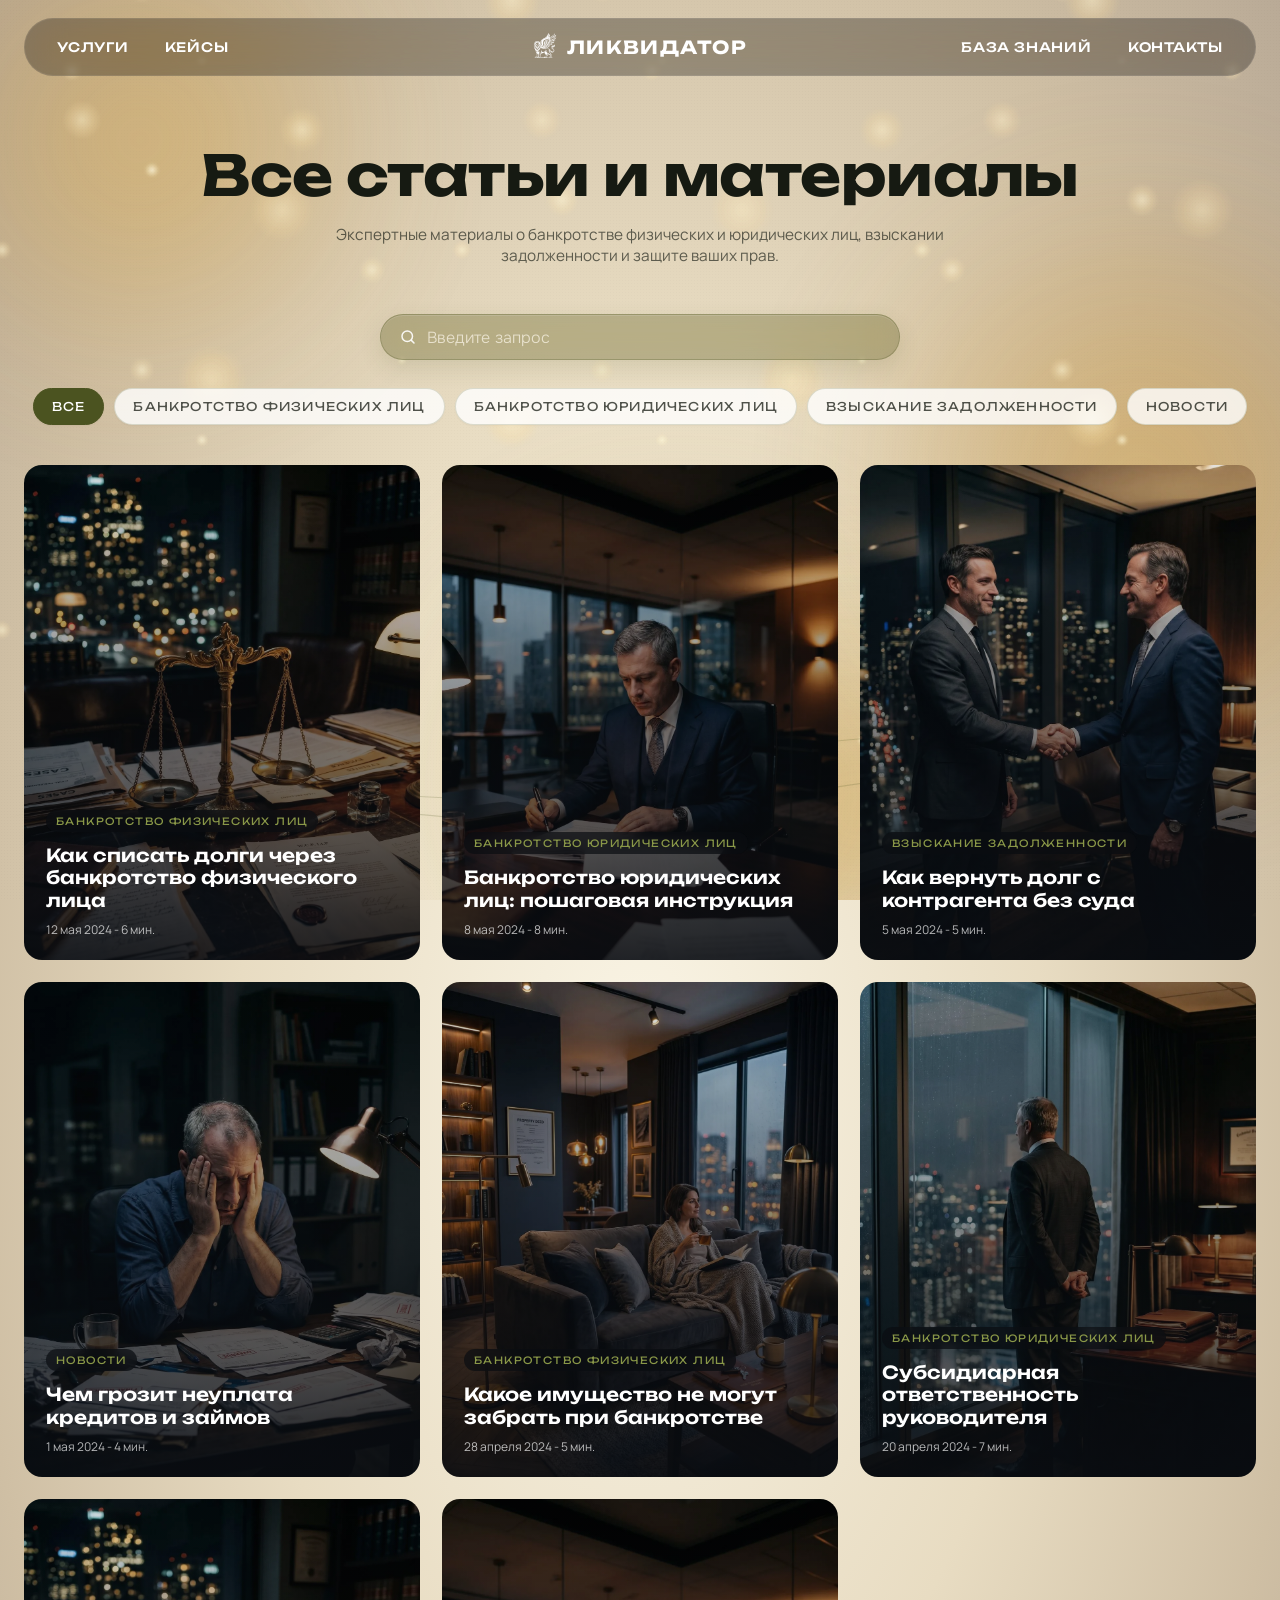
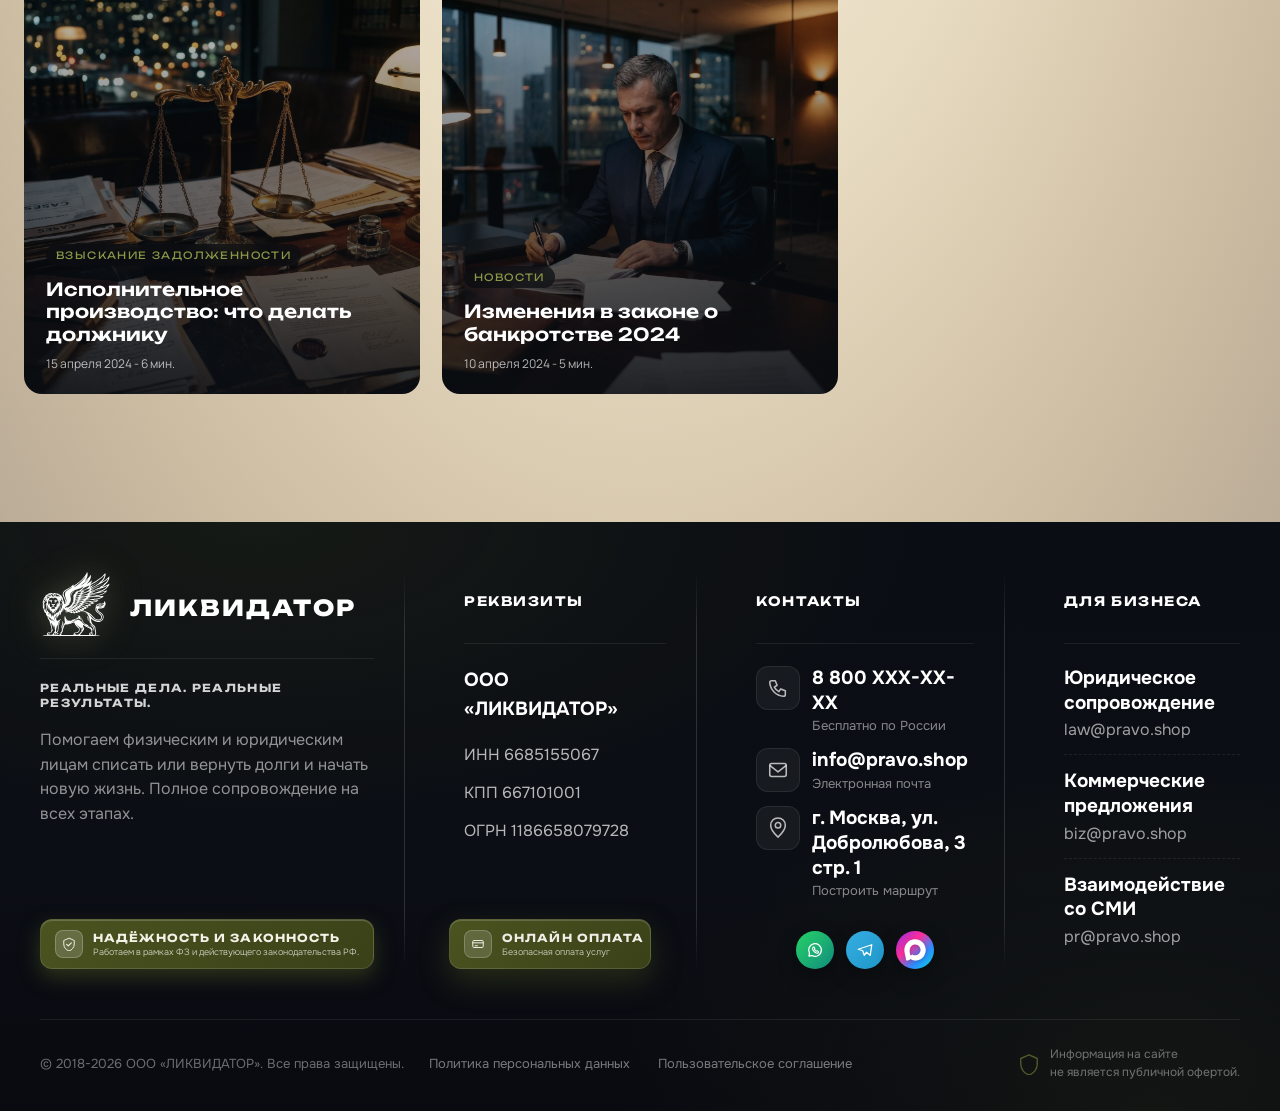
<file: category/all.html>
<!DOCTYPE html>
<html lang="ru">
<head>
  <meta charset="UTF-8" />
  <meta name="viewport" content="width=device-width, initial-scale=1.0, viewport-fit=cover" />
  <meta name="theme-color" content="#f0ede6"/>
  <title>Все статьи и материалы - ЛИКВИДАТОР</title>
  <meta name="description" content="Полная база статей и инструкций по банкротству физических и юридических лиц, взысканию задолженности, изменениям в законодательстве." />
  <meta name="keywords" content="база знаний, банкротство, юрист, списание долгов, ликвидатор" />
  <meta name="robots" content="index, follow, max-image-preview:large" />
  <link rel="canonical" href="https://pravo.shop/category/all.html" />
  <link rel="icon" type="image/svg+xml" href="/assets/logo.svg" />

  <meta property="og:type" content="website" />
  <meta property="og:title" content="База знаний - ЛИКВИДАТОР" />
  <meta property="og:description" content="Полная база статей и инструкций по банкротству физических и юридических лиц, взысканию задолженности, изменениям в законодательстве." />
  <meta property="og:url" content="https://pravo.shop/category/all.html" />
  <meta property="og:image" content="/assets/a1.webp" />
  <meta property="og:locale" content="ru_RU" />
  <meta property="og:site_name" content="ЛИКВИДАТОР" />

  <meta name="twitter:card" content="summary_large_image" />
  <meta name="twitter:title" content="База знаний - ЛИКВИДАТОР" />
  <meta name="twitter:description" content="Полная база статей и инструкций по банкротству физических и юридических лиц, взысканию задолженности, изменениям в законодательстве." />
  <meta name="twitter:image" content="/assets/a1.webp" />

  <script type="application/ld+json">
  {
    "@context": "https://schema.org",
    "@type": "CollectionPage",
    "name": "База знаний",
    "description": "Полная база статей и инструкций по банкротству физических и юридических лиц, взысканию задолженности, изменениям в законодательстве.",
    "url": "/category/all.html",
    "isPartOf": { "@type": "WebSite", "name": "ЛИКВИДАТОР", "url": "/" },
    "breadcrumb": {
      "@type": "BreadcrumbList",
      "itemListElement": [
        { "@type": "ListItem", "position": 1, "name": "Главная", "item": "/" },
        { "@type": "ListItem", "position": 2, "name": "База знаний" }
      ]
    }
  }
  </script>
  <link rel="canonical" href="https://pravo.shop/category/all.html" />

  <link rel="preconnect" href="https://fonts.googleapis.com">
  <link rel="preconnect" href="https://fonts.gstatic.com" crossorigin>
  <link rel="preload" href="https://fonts.googleapis.com/css2?family=Unbounded:wght@400;500;600;700;800&family=Manrope:wght@300;400;500;600&family=Onest:wght@400;500;600;700&family=Cormorant+Garamond:ital,wght@0,700;1,700&display=swap" as="style" onload="this.onload=null;this.rel='stylesheet'">
  <noscript><link href="https://fonts.googleapis.com/css2?family=Unbounded:wght@400;500;600;700;800&family=Manrope:wght@300;400;500;600&family=Onest:wght@400;500;600;700&family=Cormorant+Garamond:ital,wght@0,700;1,700&display=swap" rel="stylesheet"></noscript>
  <link rel="stylesheet" href="../styles.css?v=22" />
</head>
<body class="category-page category-page--light" data-cat="all">

  <div class="category-bg" aria-hidden="true">
    <span class="category-bg__blob category-bg__blob--1"></span>
    <span class="category-bg__blob category-bg__blob--2"></span>
    <span class="category-bg__blob category-bg__blob--3"></span>
    <span class="category-bg__blob category-bg__blob--4"></span>
    <span class="category-bg__bokeh"></span>
    <svg class="category-bg__waves" viewBox="0 0 1600 400" preserveAspectRatio="none">
      <defs>
        <linearGradient id="catWaveGrad" x1="0" y1="0" x2="1" y2="0">
          <stop offset="0%" stop-color="rgba(75,83,32,0)"/>
          <stop offset="30%" stop-color="rgba(75,83,32,0.35)"/>
          <stop offset="70%" stop-color="rgba(75,83,32,0.35)"/>
          <stop offset="100%" stop-color="rgba(75,83,32,0)"/>
        </linearGradient>
      </defs>
      <path class="category-bg__wave category-bg__wave--1" stroke="url(#catWaveGrad)" stroke-width="1" fill="none" d="M0 280 C 300 240, 500 340, 800 280 S 1300 220, 1600 300"/>
      <path class="category-bg__wave category-bg__wave--2" stroke="url(#catWaveGrad)" stroke-width="1" fill="none" d="M0 320 C 350 260, 600 360, 900 310 S 1350 260, 1600 340"/>
    </svg>
    <span class="category-bg__grain"></span>
  </div>

  <header class="header" id="header">
    <div class="header__inner">
      <button class="header__burger" id="headerBurger" type="button" aria-label="Меню" aria-expanded="false">
        <span></span><span></span><span></span>
      </button>

      <nav class="header__nav header__nav--left">
        <a href="../index.html#services">УСЛУГИ</a>
        <a href="../index.html#cases">КЕЙСЫ</a>
      </nav>

      <a href="../index.html" class="header__brand">
        <img src="../assets/logo.svg" alt="" class="header__logo" onerror="this.style.display='none'"/>
        <span class="header__brand-text">ЛИКВИДАТОР</span>
      </a>

      <nav class="header__nav header__nav--right">
        <a href="../index.html#knowledge">БАЗА ЗНАНИЙ</a>
        <a href="../index.html#footer">КОНТАКТЫ</a>
      </nav>
    </div>

    <div class="header__mobile-menu" id="headerMobileMenu" aria-hidden="true">
      <a href="../index.html#services" data-close>УСЛУГИ</a>
      <a href="../index.html#cases" data-close>КЕЙСЫ</a>
      <a href="../index.html#knowledge" data-close>БАЗА ЗНАНИЙ</a>
      <a href="../index.html#footer" data-close>КОНТАКТЫ</a>
    </div>
  </header>

  <main class="category">
    <div class="category__container">
      <div class="category__head">
        <h1 class="category__title">Все статьи и материалы</h1>
        <p class="category__subtitle">Экспертные материалы о банкротстве физических и юридических лиц, взыскании задолженности и защите ваших прав.</p>
      </div>

      <form class="category__search" role="search" onsubmit="return false;">
        <label class="category__search-inner">
          <svg class="category__search-icon" viewBox="0 0 24 24" fill="none" xmlns="http://www.w3.org/2000/svg" aria-hidden="true">
            <circle cx="11" cy="11" r="7" stroke="currentColor" stroke-width="2"/>
            <path d="M20 20l-3.5-3.5" stroke="currentColor" stroke-width="2" stroke-linecap="round"/>
          </svg>
          <input type="search" id="catSearch" class="category__search-input" placeholder="Введите запрос" autocomplete="off" />
        </label>
      </form>

      <div class="category__nav">
        <a href="all.html" class="category__nav-chip is-active" data-cat="all">Все</a>
        <a href="all.html?cat=fiz" class="category__nav-chip" data-cat="fiz">Банкротство физических лиц</a>
        <a href="all.html?cat=yur" class="category__nav-chip" data-cat="yur">Банкротство юридических лиц</a>
        <a href="all.html?cat=vzysk" class="category__nav-chip" data-cat="vzysk">Взыскание задолженности</a>
        <a href="all.html?cat=news" class="category__nav-chip" data-cat="news">Новости</a>
      </div>

      <div class="category__grid" id="catGrid"></div>
      <nav class="category__pagination" id="catPagination" aria-label="Пагинация"></nav>
    </div>
  </main>

  <footer class="footer" id="footer">
    <div class="footer__bg" aria-hidden="true"></div>

    <div class="footer__container">

      <div class="footer__grid">

        <div class="footer__brand">
          <div class="footer__logo-row">
            <div class="footer__logo">
              <img src="../assets/logo.svg" alt="Ликвидатор" onerror="this.style.display='none'"/>
            </div>
            <span class="footer__brand-name">ЛИКВИДАТОР</span>
          </div>
          <p class="footer__tagline">Реальные дела. Реальные результаты.</p>
          <p class="footer__descr">
            Помогаем физическим и юридическим лицам списать или вернуть долги и начать новую жизнь.
            Полное сопровождение на всех этапах.
          </p>

          <div class="footer__badge">
            <div class="footer__badge-icon" aria-hidden="true">
              <svg viewBox="0 0 24 24" fill="none" xmlns="http://www.w3.org/2000/svg">
                <path d="M12 2l9 4v6c0 5.5-3.8 10.3-9 12-5.2-1.7-9-6.5-9-12V6l9-4z" stroke="currentColor" stroke-width="1.7" stroke-linejoin="round"/>
                <path d="M8 12.5l2.8 2.8L16 10" stroke="currentColor" stroke-width="2" stroke-linecap="round" stroke-linejoin="round"/>
              </svg>
            </div>
            <div class="footer__badge-text">
              <strong>Надёжность и законность</strong>
              <span>Работаем в рамках ФЗ и действующего законодательства РФ.</span>
            </div>
          </div>
        </div>

        <div class="footer__col">
          <h4 class="footer__col-title">РЕКВИЗИТЫ</h4>
          <ul class="footer__list footer__list--plain">
            <li>ООО «ЛИКВИДАТОР»</li>
            <li>ИНН 6685155067</li>
            <li>КПП 667101001</li>
            <li>ОГРН 1186658079728</li>
          </ul>
          <a href="../payment.html" class="footer__pay" aria-label="Онлайн оплата">
            <div class="footer__pay-icon" aria-hidden="true">
              <svg viewBox="0 0 24 24" fill="none" xmlns="http://www.w3.org/2000/svg">
                <rect x="3" y="6" width="18" height="12" rx="2" stroke="currentColor" stroke-width="1.7"/>
                <path d="M3 10h18M7 15h4" stroke="currentColor" stroke-width="1.7" stroke-linecap="round"/>
              </svg>
            </div>
            <div class="footer__pay-text">
              <strong>Онлайн оплата</strong>
              <span>Безопасная оплата услуг</span>
            </div>
            <svg class="footer__pay-arrow" viewBox="0 0 24 24" fill="none" xmlns="http://www.w3.org/2000/svg">
              <path d="M5 12h14M13 6l6 6-6 6" stroke="currentColor" stroke-width="2" stroke-linecap="round" stroke-linejoin="round"/>
            </svg>
          </a>
        </div>

        <div class="footer__col footer__col--contacts">
          <h4 class="footer__col-title">КОНТАКТЫ</h4>
          <ul class="footer__list">
            <li>
              <a href="tel:+78000000000" class="footer__contact">
                <span class="footer__contact-icon" aria-hidden="true">
                  <svg viewBox="0 0 24 24" fill="none" xmlns="http://www.w3.org/2000/svg">
                    <path d="M5 4h4l2 5-3 2a12 12 0 0 0 5 5l2-3 5 2v4a2 2 0 0 1-2 2A16 16 0 0 1 3 6a2 2 0 0 1 2-2z" stroke="currentColor" stroke-width="1.7" stroke-linejoin="round"/>
                  </svg>
                </span>
                <span class="footer__contact-text">
                  <strong>8 800 ХХХ-ХХ-ХХ</strong>
                  <span>Бесплатно по России</span>
                </span>
              </a>
            </li>
            <li>
              <a href="mailto:info@pravo.shop" class="footer__contact">
                <span class="footer__contact-icon" aria-hidden="true">
                  <svg viewBox="0 0 24 24" fill="none" xmlns="http://www.w3.org/2000/svg">
                    <rect x="3" y="5" width="18" height="14" rx="2" stroke="currentColor" stroke-width="1.7"/>
                    <path d="M3 7l9 7 9-7" stroke="currentColor" stroke-width="1.7" stroke-linejoin="round"/>
                  </svg>
                </span>
                <span class="footer__contact-text">
                  <strong>info@pravo.shop</strong>
                  <span>Электронная почта</span>
                </span>
              </a>
            </li>
            <li>
              <a href="https://yandex.ru/maps/?text=%D0%9C%D0%BE%D1%81%D0%BA%D0%B2%D0%B0%2C%20%D1%83%D0%BB.%20%D0%94%D0%BE%D0%B1%D1%80%D0%BE%D0%BB%D1%8E%D0%B1%D0%BE%D0%B2%D0%B0%2C%203%20%D1%81%D1%82%D1%80.%201" target="_blank" rel="noopener" class="footer__contact">
                <span class="footer__contact-icon" aria-hidden="true">
                  <svg viewBox="0 0 24 24" fill="none" xmlns="http://www.w3.org/2000/svg">
                    <path d="M12 22s8-7.5 8-13a8 8 0 1 0-16 0c0 5.5 8 13 8 13z" stroke="currentColor" stroke-width="1.7" stroke-linejoin="round"/>
                    <circle cx="12" cy="9" r="3" stroke="currentColor" stroke-width="1.7"/>
                  </svg>
                </span>
                <span class="footer__contact-text">
                  <strong>г. Москва, ул. Добролюбова, 3 стр. 1</strong>
                  <span>Построить маршрут</span>
                </span>
              </a>
            </li>
          </ul>

          <div class="footer__socials">
            <a href="#" aria-label="WhatsApp" class="footer__social footer__social--wa">
              <svg viewBox="0 0 24 24" fill="none" xmlns="http://www.w3.org/2000/svg">
                <path d="M20.5 12a8.5 8.5 0 1 0-15.9 4.2L4 20l3.9-.6A8.5 8.5 0 0 0 20.5 12z" stroke="currentColor" stroke-width="1.7" stroke-linejoin="round"/>
                <path d="M9 9c.3-.7.8-1 1.3-1 .7 0 1 .5 1.3 1.2.3.9-.3 1.4-.3 1.8.6 1.2 1.5 2 2.6 2.6.3 0 .9-.6 1.7-.3.8.3 1.3.7 1.3 1.4 0 .6-.3 1-1 1.3-1.8.9-6.5-2-7-5.1-.1-.5 0-1.4.1-1.9z" stroke="currentColor" stroke-width="1.5" stroke-linejoin="round"/>
              </svg>
            </a>
            <a href="#" aria-label="Telegram" class="footer__social footer__social--tg">
              <svg viewBox="0 0 24 24" fill="none" xmlns="http://www.w3.org/2000/svg">
                <path d="M21 5L3 11l6 2 2 6 3-4 5 4 2-14z" stroke="currentColor" stroke-width="1.7" stroke-linejoin="round"/>
              </svg>
            </a>
            <a href="#" aria-label="Max" class="footer__social footer__social--max">
              <img src="../assets/Max_logo.svg" alt="Max" />
            </a>
          </div>
        </div>

        <div class="footer__col footer__col--business">
          <h4 class="footer__col-title">ДЛЯ БИЗНЕСА</h4>
          <ul class="footer__list footer__biz">
            <li>
              <span class="footer__biz-role">Юридическое сопровождение</span>
              <a href="mailto:law@pravo.shop" class="footer__biz-mail">law@pravo.shop</a>
            </li>
            <li>
              <span class="footer__biz-role">Коммерческие предложения</span>
              <a href="mailto:biz@pravo.shop" class="footer__biz-mail">biz@pravo.shop</a>
            </li>
            <li>
              <span class="footer__biz-role">Взаимодействие<br/>со СМИ</span>
              <a href="mailto:pr@pravo.shop" class="footer__biz-mail">pr@pravo.shop</a>
            </li>
          </ul>
        </div>

      </div>

      <div class="footer__bottom">
        <p class="footer__copy">© 2018-2026 ООО «ЛИКВИДАТОР». Все права защищены.</p>
        <div class="footer__links">
          <a href="../privacy.html">Политика персональных данных</a>
          <a href="#">Пользовательское соглашение</a>
        </div>
        <p class="footer__disclaimer">
          <svg viewBox="0 0 24 24" fill="none" xmlns="http://www.w3.org/2000/svg">
            <path d="M12 2l9 4v6c0 5.5-3.8 10.3-9 12-5.2-1.7-9-6.5-9-12V6l9-4z" stroke="currentColor" stroke-width="1.5" stroke-linejoin="round"/>
          </svg>
          <span>Информация на сайте<br/>не является публичной офертой.</span>
        </p>
      </div>

    </div>
  </footer>

  <script>
    (function(){
      const header = document.getElementById('header');
      if (!header) return;
      const onScroll = () => {
        if (window.scrollY > 80) header.classList.add('is-collapsed');
        else header.classList.remove('is-collapsed');
      };
      window.addEventListener('scroll', onScroll, { passive: true });
      onScroll();

      const burger = document.getElementById('headerBurger');
      const menu = document.getElementById('headerMobileMenu');
      if (burger && menu) {
        const close = () => {
          header.classList.remove('is-menu-open');
          burger.setAttribute('aria-expanded', 'false');
          menu.setAttribute('aria-hidden', 'true');
        };
        burger.addEventListener('click', () => {
          const open = !header.classList.contains('is-menu-open');
          header.classList.toggle('is-menu-open', open);
          burger.setAttribute('aria-expanded', String(open));
          menu.setAttribute('aria-hidden', String(!open));
        });
        menu.querySelectorAll('a[data-close]').forEach(a => a.addEventListener('click', close));
        document.addEventListener('click', (e) => {
          if (!header.classList.contains('is-menu-open')) return;
          if (e.target.closest('.header')) return;
          close();
        });
        window.addEventListener('scroll', () => {
          if (header.classList.contains('is-menu-open')) close();
        }, { passive: true });
      }
    })();
  </script>
  <script src="category.js"></script>
</body>
</html>
</file>
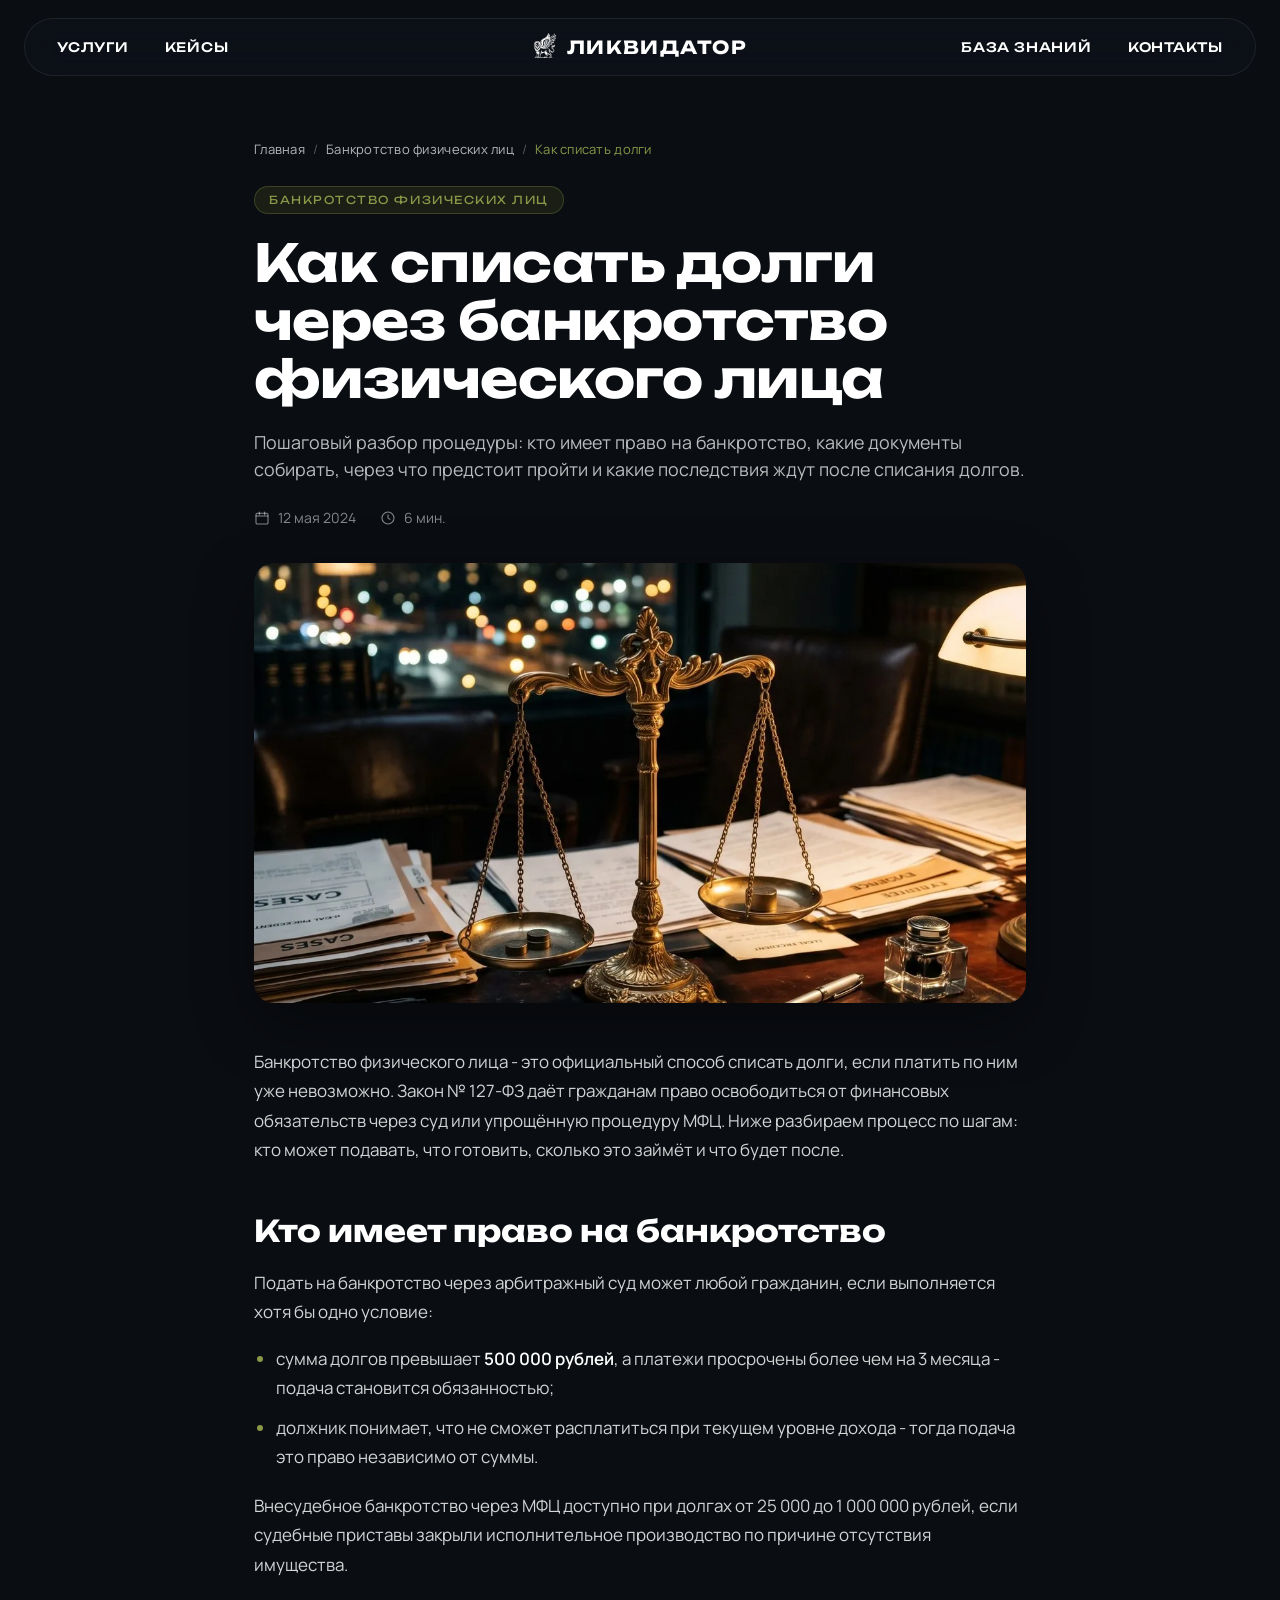
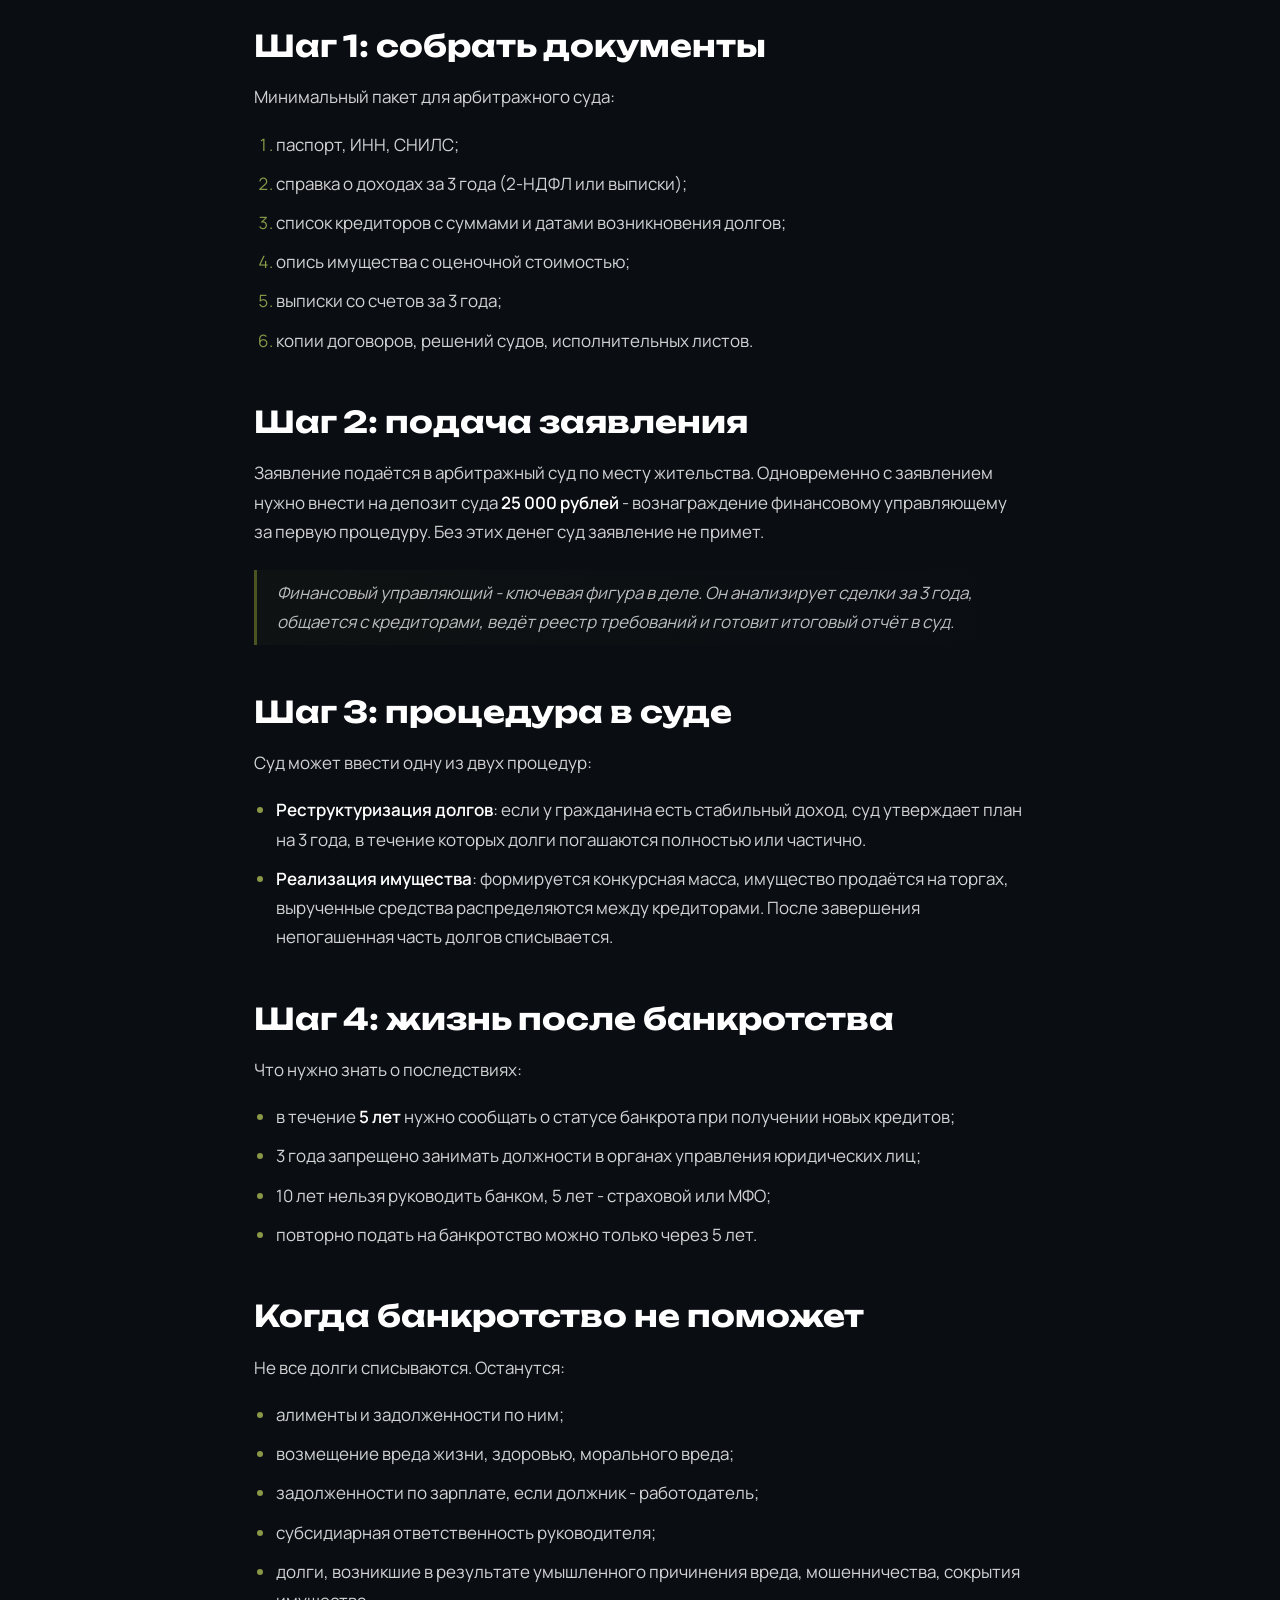
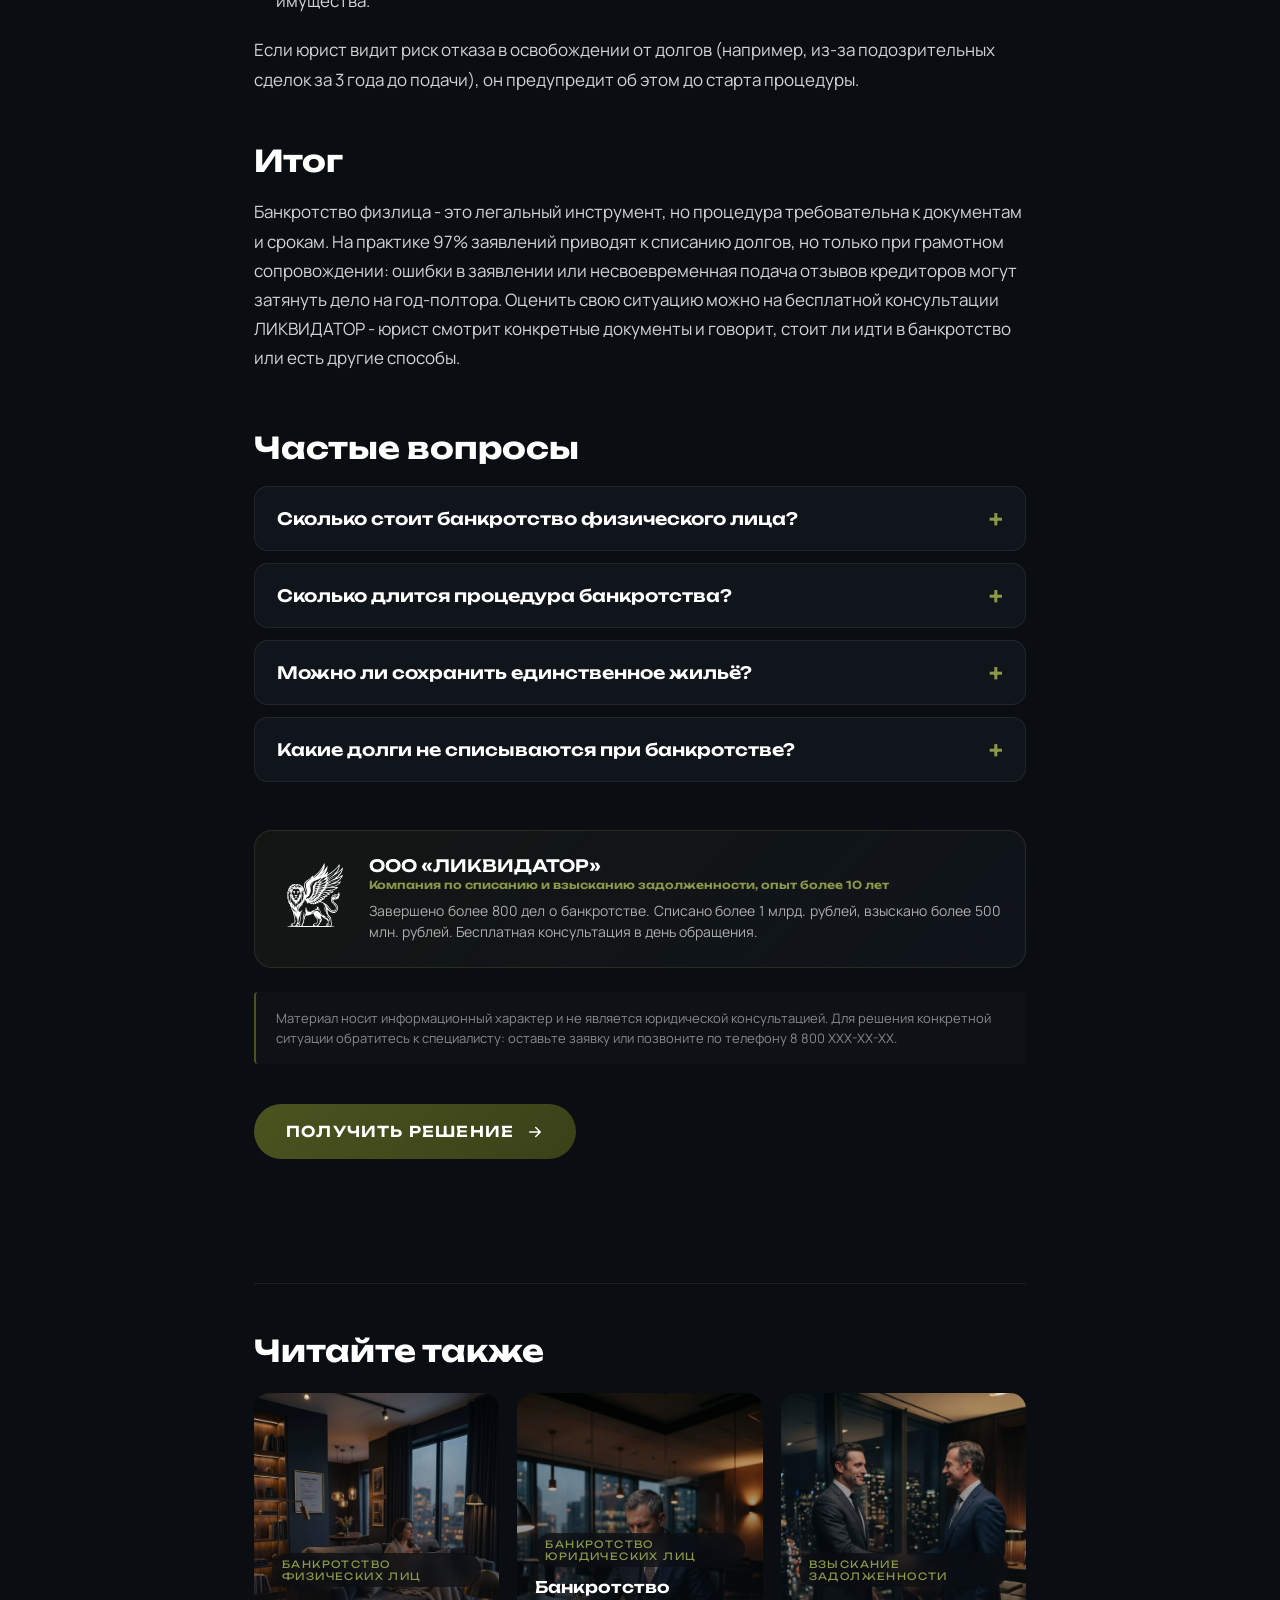
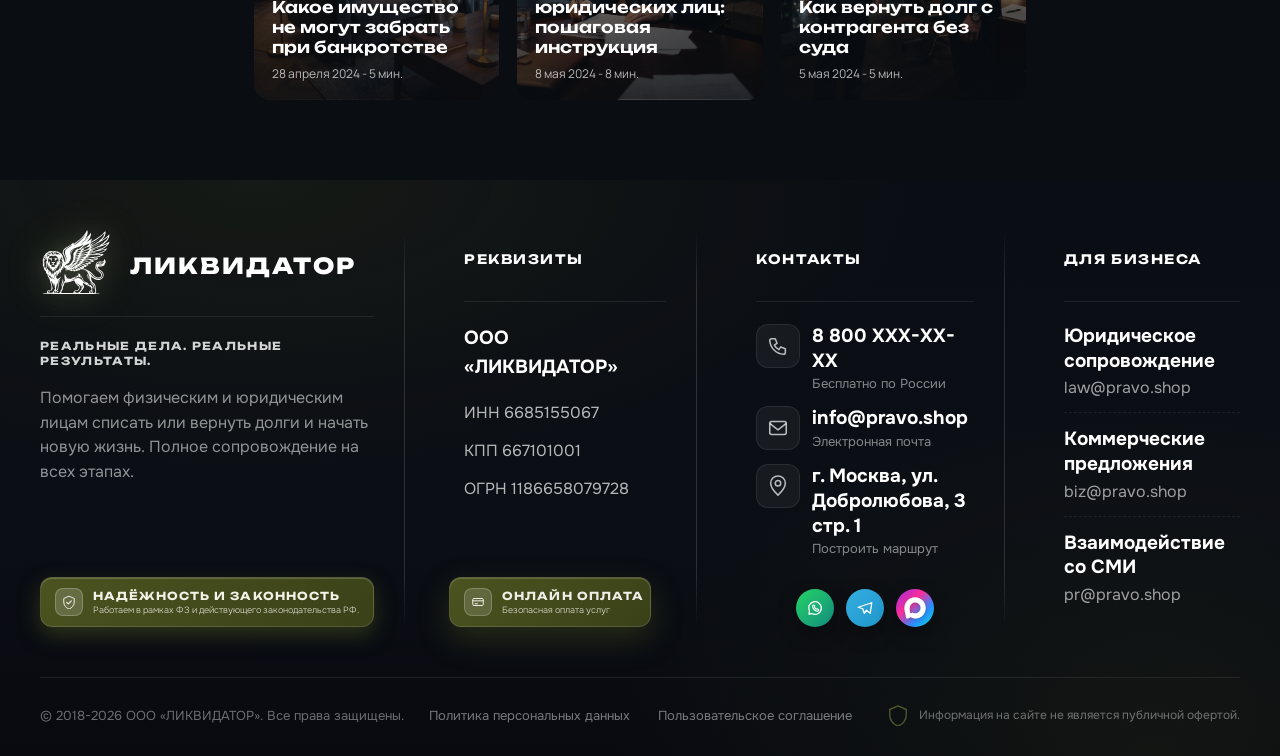
<file: articles/fiz/kak-spisat-dolgi-cherez-bankrotstvo-fizicheskogo-lica.html>
<!DOCTYPE html>
<html lang="ru">
<head>
  <meta charset="UTF-8" />
  <meta name="viewport" content="width=device-width, initial-scale=1.0" />
  <title>Как списать долги через банкротство физического лица в 2024 - ЛИКВИДАТОР</title>
  <meta name="description" content="Пошаговая инструкция банкротства физического лица: условия, документы, сроки, стоимость, последствия. Разбираем судебную процедуру и упрощённое банкротство через МФЦ." />
  <meta name="keywords" content="банкротство физических лиц, списание долгов, как подать на банкротство, банкротство МФЦ, процедура банкротства гражданина" />
  <meta name="robots" content="index, follow, max-image-preview:large" />
  <meta name="author" content="ООО «ЛИКВИДАТОР»" />
  <link rel="canonical" href="https://pravo.shop/articles/fiz/kak-spisat-dolgi-cherez-bankrotstvo-fizicheskogo-lica.html" />
  <link rel="icon" type="image/svg+xml" href="../../assets/logo.svg" />

  <meta property="og:type" content="article" />
  <meta property="og:title" content="Как списать долги через банкротство физического лица" />
  <meta property="og:description" content="Пошаговая инструкция: условия, документы, сроки, стоимость, последствия процедуры банкротства гражданина." />
  <meta property="og:image" content="/assets/a1.webp" />
  <meta property="og:image:width" content="1200" />
  <meta property="og:image:height" content="630" />
  <meta property="og:url" content="https://pravo.shop/articles/fiz/kak-spisat-dolgi-cherez-bankrotstvo-fizicheskogo-lica.html" />
  <meta property="og:site_name" content="ЛИКВИДАТОР" />
  <meta property="og:locale" content="ru_RU" />
  <meta property="article:published_time" content="2024-05-12" />
  <meta property="article:modified_time" content="2024-05-12" />
  <meta property="article:section" content="Банкротство физических лиц" />
  <meta property="article:author" content="ООО «ЛИКВИДАТОР»" />

  <meta name="twitter:card" content="summary_large_image" />
  <meta name="twitter:title" content="Как списать долги через банкротство физического лица" />
  <meta name="twitter:description" content="Пошаговая инструкция: условия, документы, сроки, последствия процедуры банкротства." />
  <meta name="twitter:image" content="/assets/a1.webp" />

  <link rel="preconnect" href="https://fonts.googleapis.com">
  <link rel="preconnect" href="https://fonts.gstatic.com" crossorigin>
  <link rel="preload" href="https://fonts.googleapis.com/css2?family=Unbounded:wght@400;500;600;700;800&family=Manrope:wght@300;400;500;600;700&family=Onest:wght@400;500;600;700&family=Cormorant+Garamond:ital,wght@0,700;1,700&display=swap" as="style" onload="this.onload=null;this.rel='stylesheet'">
  <noscript><link href="https://fonts.googleapis.com/css2?family=Unbounded:wght@400;500;600;700;800&family=Manrope:wght@300;400;500;600;700&family=Onest:wght@400;500;600;700&family=Cormorant+Garamond:ital,wght@0,700;1,700&display=swap" rel="stylesheet"></noscript>

  <link rel="stylesheet" href="../../styles.css?v=22" />

  <script type="application/ld+json">
  {
    "@context": "https://schema.org",
    "@type": "Article",
    "headline": "Как списать долги через банкротство физического лица",
    "description": "Пошаговый процесс банкротства физического лица, условия, документы и последствия процедуры.",
    "image": "/assets/a1.webp",
    "datePublished": "2024-05-12",
    "dateModified": "2024-05-12",
    "author": {
      "@type": "Organization",
      "name": "ООО «ЛИКВИДАТОР»",
      "url": "https://liquidator.ru/",
      "logo": {"@type": "ImageObject", "url": "/assets/logo.svg"},
      "description": "Юридическая компания: банкротство физических и юридических лиц, взыскание задолженности. Опыт более 10 лет, более 800 завершённых дел.",
      "knowsAbout": ["банкротство физических лиц", "банкротство юридических лиц", "взыскание задолженности", "127-ФЗ", "арбитражная практика"]
    },
    "publisher": {
      "@type": "Organization",
      "name": "ООО «ЛИКВИДАТОР»",
      "logo": {"@type": "ImageObject", "url": "/assets/logo.svg"}
    },
    "mainEntityOfPage": {"@type": "WebPage", "@id": "/articles/fiz/kak-spisat-dolgi-cherez-bankrotstvo-fizicheskogo-lica.html"}
  }
  </script>

  <script type="application/ld+json">
  {
    "@context": "https://schema.org",
    "@type": "BreadcrumbList",
    "itemListElement": [
      {"@type": "ListItem", "position": 1, "name": "Главная", "item": "/index.html"},
      {"@type": "ListItem", "position": 2, "name": "Банкротство физических лиц", "item": "/category/all.html?cat=fiz"},
      {"@type": "ListItem", "position": 3, "name": "Как списать долги через банкротство физического лица"}
    ]
  }
  </script>

  <script type="application/ld+json">
  {
    "@context": "https://schema.org",
    "@type": "FAQPage",
    "mainEntity": [
      {"@type": "Question", "name": "Сколько стоит банкротство физического лица?",
       "acceptedAnswer": {"@type": "Answer", "text": "Госпошлина 300 рублей, депозит финансовому управляющему 25 000 рублей, публикации и почтовые расходы около 15-20 тысяч рублей. Полная стоимость с сопровождением юриста: от 80 до 150 тысяч рублей в зависимости от сложности дела."}},
      {"@type": "Question", "name": "Сколько длится процедура банкротства?",
       "acceptedAnswer": {"@type": "Answer", "text": "Стандартный срок: 6-10 месяцев. Упрощённая внесудебная процедура через МФЦ: ровно 6 месяцев. Судебное банкротство при спорах с кредиторами может затянуться до 12-18 месяцев."}},
      {"@type": "Question", "name": "Можно ли сохранить единственное жильё?",
       "acceptedAnswer": {"@type": "Answer", "text": "Да, единственное пригодное для проживания жильё имеет исполнительский иммунитет по статье 446 ГПК РФ. Исключение - ипотечная квартира: она включается в конкурсную массу, даже если в ней прописана семья."}},
      {"@type": "Question", "name": "Какие долги не списываются при банкротстве?",
       "acceptedAnswer": {"@type": "Answer", "text": "Не списываются: алименты, возмещение вреда жизни и здоровью, моральный вред, субсидиарная ответственность, долги по зарплате (если вы работодатель) и долги, возникшие в результате мошенничества или сокрытия имущества."}}
    ]
  }
  </script>
</head>
<body class="article-page">


  <header class="header" id="header">
    <div class="header__inner">
      <button class="header__burger" id="headerBurger" type="button" aria-label="Меню" aria-expanded="false">
        <span></span><span></span><span></span>
      </button>

      <nav class="header__nav header__nav--left">
        <a href="../../index.html#services">УСЛУГИ</a>
        <a href="../../index.html#cases">КЕЙСЫ</a>
      </nav>
      <a href="../../index.html" class="header__brand">
        <img src="../../assets/logo.svg" alt="" class="header__logo" onerror="this.style.display='none'"/>
        <span class="header__brand-text">ЛИКВИДАТОР</span>
      </a>
      <nav class="header__nav header__nav--right">
        <a href="../../index.html#knowledge">БАЗА ЗНАНИЙ</a>
        <a href="../../index.html#footer">КОНТАКТЫ</a>
      </nav>
    </div>

    <div class="header__mobile-menu" id="headerMobileMenu" aria-hidden="true">
      <a href="../../index.html#services" data-close>УСЛУГИ</a>
      <a href="../../index.html#cases" data-close>КЕЙСЫ</a>
      <a href="../../index.html#knowledge" data-close>БАЗА ЗНАНИЙ</a>
      <a href="../../index.html#footer" data-close>КОНТАКТЫ</a>
    </div>
  </header>

  <main class="article">
    <div class="article__container">
      <nav class="article__breadcrumbs" aria-label="Хлебные крошки">
        <a href="../../index.html">Главная</a>
        <span class="article__bc-sep">/</span>
        <a href="../../category/all.html?cat=fiz">Банкротство физических лиц</a>
        <span class="article__bc-sep">/</span>
        <span class="article__bc-current">Как списать долги</span>
      </nav>

      <div class="article__head">
        <span class="article__tag">Банкротство физических лиц</span>
        <h1 class="article__title">Как списать долги через банкротство физического лица</h1>
        <p class="article__lead">Пошаговый разбор процедуры: кто имеет право на банкротство, какие документы собирать, через что предстоит пройти и какие последствия ждут после списания долгов.</p>
        <div class="article__meta">
          <span class="article__meta-item">
            <svg viewBox="0 0 24 24" fill="none" xmlns="http://www.w3.org/2000/svg"><rect x="3" y="5" width="18" height="16" rx="2" stroke="currentColor" stroke-width="1.6"/><path d="M3 9h18M8 3v4M16 3v4" stroke="currentColor" stroke-width="1.6" stroke-linecap="round"/></svg>
            12 мая 2024
          </span>
          <span class="article__meta-item">
            <svg viewBox="0 0 24 24" fill="none" xmlns="http://www.w3.org/2000/svg"><circle cx="12" cy="12" r="9" stroke="currentColor" stroke-width="1.6"/><path d="M12 7v5l3 2" stroke="currentColor" stroke-width="1.6" stroke-linecap="round"/></svg>
            6 мин.
          </span>
        </div>
      </div>

      <div class="article__cover" style="background-image:url('../../assets/a1.webp')"></div>

      <article class="article__body">
        <p>Банкротство физического лица - это официальный способ списать долги, если платить по ним уже невозможно. Закон № 127-ФЗ даёт гражданам право освободиться от финансовых обязательств через суд или упрощённую процедуру МФЦ. Ниже разбираем процесс по шагам: кто может подавать, что готовить, сколько это займёт и что будет после.</p>

        <h2>Кто имеет право на банкротство</h2>
        <p>Подать на банкротство через арбитражный суд может любой гражданин, если выполняется хотя бы одно условие:</p>
        <ul>
          <li>сумма долгов превышает <strong>500 000 рублей</strong>, а платежи просрочены более чем на 3 месяца - подача становится обязанностью;</li>
          <li>должник понимает, что не сможет расплатиться при текущем уровне дохода - тогда подача это право независимо от суммы.</li>
        </ul>
        <p>Внесудебное банкротство через МФЦ доступно при долгах от 25 000 до 1 000 000 рублей, если судебные приставы закрыли исполнительное производство по причине отсутствия имущества.</p>

        <h2>Шаг 1: собрать документы</h2>
        <p>Минимальный пакет для арбитражного суда:</p>
        <ol>
          <li>паспорт, ИНН, СНИЛС;</li>
          <li>справка о доходах за 3 года (2-НДФЛ или выписки);</li>
          <li>список кредиторов с суммами и датами возникновения долгов;</li>
          <li>опись имущества с оценочной стоимостью;</li>
          <li>выписки со счетов за 3 года;</li>
          <li>копии договоров, решений судов, исполнительных листов.</li>
        </ol>

        <h2>Шаг 2: подача заявления</h2>
        <p>Заявление подаётся в арбитражный суд по месту жительства. Одновременно с заявлением нужно внести на депозит суда <strong>25 000 рублей</strong> - вознаграждение финансовому управляющему за первую процедуру. Без этих денег суд заявление не примет.</p>
        <blockquote>Финансовый управляющий - ключевая фигура в деле. Он анализирует сделки за 3 года, общается с кредиторами, ведёт реестр требований и готовит итоговый отчёт в суд.</blockquote>

        <h2>Шаг 3: процедура в суде</h2>
        <p>Суд может ввести одну из двух процедур:</p>
        <ul>
          <li><strong>Реструктуризация долгов</strong>: если у гражданина есть стабильный доход, суд утверждает план на 3 года, в течение которых долги погашаются полностью или частично.</li>
          <li><strong>Реализация имущества</strong>: формируется конкурсная масса, имущество продаётся на торгах, вырученные средства распределяются между кредиторами. После завершения непогашенная часть долгов списывается.</li>
        </ul>

        <h2>Шаг 4: жизнь после банкротства</h2>
        <p>Что нужно знать о последствиях:</p>
        <ul>
          <li>в течение <strong>5 лет</strong> нужно сообщать о статусе банкрота при получении новых кредитов;</li>
          <li>3 года запрещено занимать должности в органах управления юридических лиц;</li>
          <li>10 лет нельзя руководить банком, 5 лет - страховой или МФО;</li>
          <li>повторно подать на банкротство можно только через 5 лет.</li>
        </ul>

        <h2>Когда банкротство не поможет</h2>
        <p>Не все долги списываются. Останутся:</p>
        <ul>
          <li>алименты и задолженности по ним;</li>
          <li>возмещение вреда жизни, здоровью, морального вреда;</li>
          <li>задолженности по зарплате, если должник - работодатель;</li>
          <li>субсидиарная ответственность руководителя;</li>
          <li>долги, возникшие в результате умышленного причинения вреда, мошенничества, сокрытия имущества.</li>
        </ul>
        <p>Если юрист видит риск отказа в освобождении от долгов (например, из-за подозрительных сделок за 3 года до подачи), он предупредит об этом до старта процедуры.</p>

        <h2>Итог</h2>
        <p>Банкротство физлица - это легальный инструмент, но процедура требовательна к документам и срокам. На практике 97% заявлений приводят к списанию долгов, но только при грамотном сопровождении: ошибки в заявлении или несвоевременная подача отзывов кредиторов могут затянуть дело на год-полтора. Оценить свою ситуацию можно на бесплатной консультации ЛИКВИДАТОР - юрист смотрит конкретные документы и говорит, стоит ли идти в банкротство или есть другие способы.</p>
      </article>

      <section class="article__faq">
        <h2 class="article__faq-title">Частые вопросы</h2>
        <details class="article__faq-item">
          <summary>Сколько стоит банкротство физического лица?</summary>
          <p>Госпошлина 300 рублей, депозит финансовому управляющему 25 000 рублей, публикации и почтовые расходы около 15-20 тысяч рублей. Полная стоимость с сопровождением юриста: от 80 до 150 тысяч рублей в зависимости от сложности дела.</p>
        </details>
        <details class="article__faq-item">
          <summary>Сколько длится процедура банкротства?</summary>
          <p>Стандартный срок: 6-10 месяцев. Упрощённая внесудебная процедура через МФЦ: ровно 6 месяцев. Судебное банкротство при спорах с кредиторами может затянуться до 12-18 месяцев.</p>
        </details>
        <details class="article__faq-item">
          <summary>Можно ли сохранить единственное жильё?</summary>
          <p>Да, единственное пригодное для проживания жильё имеет исполнительский иммунитет по статье 446 ГПК РФ. Исключение: ипотечная квартира - она включается в конкурсную массу, даже если в ней прописана семья.</p>
        </details>
        <details class="article__faq-item">
          <summary>Какие долги не списываются при банкротстве?</summary>
          <p>Не списываются: алименты, возмещение вреда жизни и здоровью, моральный вред, субсидиарная ответственность, долги по зарплате (если вы работодатель) и долги, возникшие в результате мошенничества или сокрытия имущества.</p>
        </details>
      </section>

      <aside class="article__author article__author--company">
        <div class="article__author-avatar article__author-avatar--logo" aria-hidden="true">
          <img src="../../assets/logo.svg" alt="" onerror="this.style.display='none'"/>
        </div>
        <div class="article__author-body">
          <div class="article__author-name">ООО «ЛИКВИДАТОР»</div>
          <div class="article__author-role">Компания по списанию и взысканию задолженности, опыт более 10 лет</div>
          <p class="article__author-bio">Завершено более 800 дел о банкротстве. Списано более 1 млрд. рублей, взыскано более 500 млн. рублей. Бесплатная консультация в день обращения.</p>
        </div>
      </aside>

      <div class="article__disclaimer">
        Материал носит информационный характер и не является юридической консультацией. Для решения конкретной ситуации обратитесь к специалисту: оставьте заявку или позвоните по телефону 8 800 ХХХ-ХХ-ХХ.
      </div>

      <button type="button" class="article__cta" data-open-modal="contactsModal" data-source="Статья">
        <span>ПОЛУЧИТЬ РЕШЕНИЕ</span>
        <svg viewBox="0 0 24 24" fill="none" xmlns="http://www.w3.org/2000/svg"><path d="M5 12h14M13 6l6 6-6 6" stroke="currentColor" stroke-width="2" stroke-linecap="round" stroke-linejoin="round"/></svg>
      </button>

      <section class="article__related">
        <h2 class="article__related-title">Читайте также</h2>
        <div class="article__related-grid" id="relatedGrid" data-cat="fiz" data-slug="kak-spisat-dolgi-cherez-bankrotstvo-fizicheskogo-lica" data-base="../../"></div>
      </section>
    </div>
  </main>

  <!-- МОДАЛЬНОЕ ОКНО ЗАЯВКИ -->
  <div class="contacts-modal" id="contactsModal" aria-hidden="true" role="dialog" aria-modal="true" aria-labelledby="leadModalTitle">
    <div class="contacts-modal__backdrop" data-close-modal></div>
    <div class="contacts-modal__dialog">
      <div class="contacts__card">
        <button class="contacts-modal__close" type="button" aria-label="Закрыть" data-close-modal>
          <svg viewBox="0 0 24 24" fill="none"><path d="M6 6l12 12M18 6L6 18" stroke="currentColor" stroke-width="2" stroke-linecap="round"/></svg>
        </button>
        <img class="contacts__lion" src="../../assets/logo.svg" alt="" aria-hidden="true"/>
        <form class="contacts__form" id="leadForm" novalidate>
          <h2 class="contacts__title">ЗАПОЛНИТЬ ФОРМУ</h2>
          <p class="contacts__subtitle">Начнем с заявки</p>

          <div class="contacts__field">
            <input class="contacts__input" type="text" name="name" id="leadName" placeholder="Ваше имя" autocomplete="name" required/>
          </div>

          <div class="contacts__field">
            <input class="contacts__input" type="tel" name="phone" id="leadPhone" placeholder="+7 (___) ___-__-__" autocomplete="tel" inputmode="tel" required/>
          </div>

          <!-- honeypot: невидимое поле, люди не заполнят, боты заполнят -->
          <input type="text" name="_hp" id="leadHp" tabindex="-1" autocomplete="off" aria-hidden="true" style="position:absolute;left:-9999px;top:-9999px;width:1px;height:1px;opacity:0;pointer-events:none;"/>

          <label class="contacts__consent">
            <input type="checkbox" id="leadConsent" class="contacts__consent-input"/>
            <span class="contacts__checkmark" aria-hidden="true">
              <svg viewBox="0 0 24 24" fill="none"><path d="M5 12l5 5 9-11" stroke="currentColor" stroke-width="3" stroke-linecap="round" stroke-linejoin="round"/></svg>
            </span>
            <span class="contacts__consent-text">Согласен на обработку персональных данных</span>
          </label>

          <button class="contacts__submit" id="leadSubmit" type="submit">
            <span>ОСТАВИТЬ ЗАЯВКУ</span>
          </button>

          <p class="contacts__status" id="leadStatus" role="status" aria-live="polite"></p>
        </form>
      </div>
    </div>
  </div>

  <!-- ФУТЕР -->
  <footer class="footer" id="footer">
    <div class="footer__bg" aria-hidden="true"></div>

    <div class="footer__container">

      <div class="footer__grid">

        <div class="footer__brand">
          <div class="footer__logo-row">
            <div class="footer__logo">
              <img src="../../assets/logo.svg" alt="Ликвидатор" onerror="this.style.display='none'"/>
            </div>
            <span class="footer__brand-name">ЛИКВИДАТОР</span>
          </div>
          <p class="footer__tagline">Реальные дела. Реальные результаты.</p>
          <p class="footer__descr">
            Помогаем физическим и юридическим лицам списать или вернуть долги и начать новую жизнь.
            Полное сопровождение на всех этапах.
          </p>

          <div class="footer__badge">
            <div class="footer__badge-icon" aria-hidden="true">
              <svg viewBox="0 0 24 24" fill="none" xmlns="http://www.w3.org/2000/svg">
                <path d="M12 2l9 4v6c0 5.5-3.8 10.3-9 12-5.2-1.7-9-6.5-9-12V6l9-4z" stroke="currentColor" stroke-width="1.7" stroke-linejoin="round"/>
                <path d="M8 12.5l2.8 2.8L16 10" stroke="currentColor" stroke-width="2" stroke-linecap="round" stroke-linejoin="round"/>
              </svg>
            </div>
            <div class="footer__badge-text">
              <strong>Надёжность и законность</strong>
              <span>Работаем в рамках ФЗ и действующего законодательства РФ.</span>
            </div>
          </div>
        </div>

        <div class="footer__col">
          <h4 class="footer__col-title">РЕКВИЗИТЫ</h4>
          <ul class="footer__list footer__list--plain">
            <li>ООО «ЛИКВИДАТОР»</li>
            <li>ИНН 6685155067</li>
            <li>КПП 667101001</li>
            <li>ОГРН 1186658079728</li>
          </ul>
          <a href="../../payment.html" class="footer__pay" aria-label="Онлайн оплата">
            <div class="footer__pay-icon" aria-hidden="true">
              <svg viewBox="0 0 24 24" fill="none" xmlns="http://www.w3.org/2000/svg">
                <rect x="3" y="6" width="18" height="12" rx="2" stroke="currentColor" stroke-width="1.7"/>
                <path d="M3 10h18M7 15h4" stroke="currentColor" stroke-width="1.7" stroke-linecap="round"/>
              </svg>
            </div>
            <div class="footer__pay-text">
              <strong>Онлайн оплата</strong>
              <span>Безопасная оплата услуг</span>
            </div>
            <svg class="footer__pay-arrow" viewBox="0 0 24 24" fill="none" xmlns="http://www.w3.org/2000/svg">
              <path d="M5 12h14M13 6l6 6-6 6" stroke="currentColor" stroke-width="2" stroke-linecap="round" stroke-linejoin="round"/>
            </svg>
          </a>
        </div>

        <div class="footer__col footer__col--contacts">
          <h4 class="footer__col-title">КОНТАКТЫ</h4>
          <ul class="footer__list">
            <li>
              <a href="tel:+78000000000" class="footer__contact">
                <span class="footer__contact-icon" aria-hidden="true">
                  <svg viewBox="0 0 24 24" fill="none" xmlns="http://www.w3.org/2000/svg">
                    <path d="M5 4h4l2 5-3 2a12 12 0 0 0 5 5l2-3 5 2v4a2 2 0 0 1-2 2A16 16 0 0 1 3 6a2 2 0 0 1 2-2z" stroke="currentColor" stroke-width="1.7" stroke-linejoin="round"/>
                  </svg>
                </span>
                <span class="footer__contact-text">
                  <strong>8 800 ХХХ-ХХ-ХХ</strong>
                  <span>Бесплатно по России</span>
                </span>
              </a>
            </li>
            <li>
              <a href="mailto:info@pravo.shop" class="footer__contact">
                <span class="footer__contact-icon" aria-hidden="true">
                  <svg viewBox="0 0 24 24" fill="none" xmlns="http://www.w3.org/2000/svg">
                    <rect x="3" y="5" width="18" height="14" rx="2" stroke="currentColor" stroke-width="1.7"/>
                    <path d="M3 7l9 7 9-7" stroke="currentColor" stroke-width="1.7" stroke-linejoin="round"/>
                  </svg>
                </span>
                <span class="footer__contact-text">
                  <strong>info@pravo.shop</strong>
                  <span>Электронная почта</span>
                </span>
              </a>
            </li>
            <li>
              <a href="https://yandex.ru/maps/?text=%D0%9C%D0%BE%D1%81%D0%BA%D0%B2%D0%B0%2C%20%D1%83%D0%BB.%20%D0%94%D0%BE%D0%B1%D1%80%D0%BE%D0%BB%D1%8E%D0%B1%D0%BE%D0%B2%D0%B0%2C%203%20%D1%81%D1%82%D1%80.%201" target="_blank" rel="noopener" class="footer__contact">
                <span class="footer__contact-icon" aria-hidden="true">
                  <svg viewBox="0 0 24 24" fill="none" xmlns="http://www.w3.org/2000/svg">
                    <path d="M12 22s8-7.5 8-13a8 8 0 1 0-16 0c0 5.5 8 13 8 13z" stroke="currentColor" stroke-width="1.7" stroke-linejoin="round"/>
                    <circle cx="12" cy="9" r="3" stroke="currentColor" stroke-width="1.7"/>
                  </svg>
                </span>
                <span class="footer__contact-text">
                  <strong>г. Москва, ул. Добролюбова, 3 стр. 1</strong>
                  <span>Построить маршрут</span>
                </span>
              </a>
            </li>
          </ul>

          <div class="footer__socials">
            <a href="#" aria-label="WhatsApp" class="footer__social footer__social--wa">
              <svg viewBox="0 0 24 24" fill="none" xmlns="http://www.w3.org/2000/svg">
                <path d="M20.5 12a8.5 8.5 0 1 0-15.9 4.2L4 20l3.9-.6A8.5 8.5 0 0 0 20.5 12z" stroke="currentColor" stroke-width="1.7" stroke-linejoin="round"/>
                <path d="M9 9c.3-.7.8-1 1.3-1 .7 0 1 .5 1.3 1.2.3.9-.3 1.4-.3 1.8.6 1.2 1.5 2 2.6 2.6.3 0 .9-.6 1.7-.3.8.3 1.3.7 1.3 1.4 0 .6-.3 1-1 1.3-1.8.9-6.5-2-7-5.1-.1-.5 0-1.4.1-1.9z" stroke="currentColor" stroke-width="1.5" stroke-linejoin="round"/>
              </svg>
            </a>
            <a href="#" aria-label="Telegram" class="footer__social footer__social--tg">
              <svg viewBox="0 0 24 24" fill="none" xmlns="http://www.w3.org/2000/svg">
                <path d="M21 5L3 11l6 2 2 6 3-4 5 4 2-14z" stroke="currentColor" stroke-width="1.7" stroke-linejoin="round"/>
              </svg>
            </a>
            <a href="#" aria-label="Max" class="footer__social footer__social--max">
              <img src="../../assets/Max_logo.svg" alt="Max" />
            </a>
          </div>
        </div>

        <div class="footer__col footer__col--business">
          <h4 class="footer__col-title">ДЛЯ БИЗНЕСА</h4>
          <ul class="footer__list footer__biz">
            <li>
              <span class="footer__biz-role">Юридическое сопровождение</span>
              <a href="mailto:law@pravo.shop" class="footer__biz-mail">law@pravo.shop</a>
            </li>
            <li>
              <span class="footer__biz-role">Коммерческие предложения</span>
              <a href="mailto:biz@pravo.shop" class="footer__biz-mail">biz@pravo.shop</a>
            </li>
            <li>
              <span class="footer__biz-role">Взаимодействие<br>со СМИ</span>
              <a href="mailto:pr@pravo.shop" class="footer__biz-mail">pr@pravo.shop</a>
            </li>
          </ul>
        </div>

      </div>

      <div class="footer__bottom">
        <p class="footer__copy">© 2018-2026 ООО «ЛИКВИДАТОР». Все права защищены.</p>
        <div class="footer__links">
          <a href="../../privacy.html">Политика персональных данных</a>
          <a href="../../terms.html">Пользовательское соглашение</a>
        </div>
        <p class="footer__disclaimer">
          <svg viewBox="0 0 24 24" fill="none" xmlns="http://www.w3.org/2000/svg">
            <path d="M12 2l9 4v6c0 5.5-3.8 10.3-9 12-5.2-1.7-9-6.5-9-12V6l9-4z" stroke="currentColor" stroke-width="1.5" stroke-linejoin="round"/>
          </svg>
          <span>Информация на сайте не является публичной офертой.</span>
        </p>
      </div>

    </div>
  </footer>

  <script>
  (function loadRelated() {
    const grid = document.getElementById('relatedGrid');
    if (!grid) return;
    const base = grid.dataset.base || '';
    const cat = grid.dataset.cat;
    const slug = grid.dataset.slug;
    fetch(base + 'articles.json', { cache: 'no-cache' })
      .then(r => r.json())
      .then(data => {
        const same = data.articles.filter(a => a.cat === cat && a.slug !== slug).slice(0, 3);
        const pool = same.length >= 3 ? same : same.concat(data.articles.filter(a => a.slug !== slug && a.cat !== cat).slice(0, 3 - same.length));
        grid.innerHTML = pool.map(a => `
          <a class="related-card" href="${base}${a.url}" style="background-image:linear-gradient(180deg, rgba(10,13,18,0.1) 0%, rgba(10,13,18,0.85) 100%), url('${base}${a.img}')">
            <span class="related-card__tag">${a.catLabel}</span>
            <h3 class="related-card__title">${a.title}</h3>
            <div class="related-card__meta">${a.date} - ${a.read}</div>
          </a>
        `).join('');
      })
      .catch(() => { grid.style.display = 'none'; });
  })();
  </script>

  <script src="../../script.js?v=15"></script>
</body>
</html>
</file>
<file: styles.css>
/* Fallback шрифты с подогнанными метриками - подменяются на Google Fonts без видимого скачка */
@font-face {
  font-family: 'Manrope Fallback';
  src: local('Arial');
  size-adjust: 100.4%;
  ascent-override: 103%;
  descent-override: 27.5%;
  line-gap-override: 0%;
}
@font-face {
  font-family: 'Unbounded Fallback';
  src: local('Arial');
  size-adjust: 111%;
  ascent-override: 85%;
  descent-override: 25%;
  line-gap-override: 0%;
}
@font-face {
  font-family: 'Onest Fallback';
  src: local('Arial');
  size-adjust: 99%;
  ascent-override: 97%;
  descent-override: 24%;
  line-gap-override: 0%;
}
@font-face {
  font-family: 'Cormorant Fallback';
  src: local('Times New Roman');
  size-adjust: 90%;
  ascent-override: 103%;
  descent-override: 33%;
  line-gap-override: 0%;
}

:root {
  --dark: #0a0d12;
  --dark-2: #141922;
  --light: #e8e4db;
  --light-2: #f2efe8;
  --khaki: #4B5320;
  --khaki-light: #8a9848;
  --khaki-deep: #3a4118;
  --text-dark: #0f1115;
  --text-light: #ffffff;
  --muted-light: rgba(255, 255, 255, 0.78);
  --muted-dark: rgba(15, 17, 21, 0.72);

  --font-display: 'Unbounded', 'Unbounded Fallback', sans-serif;
  --font-body: 'Manrope', 'Manrope Fallback', sans-serif;

  --split: 42%;
}

* {
  margin: 0;
  padding: 0;
  box-sizing: border-box;
}

/* ============ LOADER ============ */
.loader {
  position: fixed;
  inset: 0;
  z-index: 9999;
  background: #f0ede6;
  display: flex;
  align-items: center;
  justify-content: center;
  padding: 40px;
  opacity: 1;
  transition: opacity 0.7s ease;
}

.loader::before {
  content: '';
  position: absolute;
  inset: 0;
  background:
    radial-gradient(ellipse 80% 60% at 50% 50%, rgba(255,255,255,0.45) 0%, transparent 70%),
    linear-gradient(180deg, #f3f0e8 0%, #e8e4d9 100%);
  pointer-events: none;
}

.loader.is-hidden {
  opacity: 0;
  pointer-events: none;
}

.loader__inner {
  position: relative;
  z-index: 2;
  max-width: calc(100vw - 40px);
  display: inline-flex;
  flex-direction: column;
  align-items: stretch;
  width: auto;
}

.loader__row {
  display: flex;
  align-items: center;
  gap: clamp(16px, 1.4vw, 26px);
  margin-bottom: clamp(18px, 1.6vw, 28px);
}

.loader__logo,
.loader__logo-fallback {
  width: clamp(64px, 5.8vw, 120px);
  height: clamp(64px, 5.8vw, 120px);
  flex-shrink: 0;
  display: block;
  object-fit: contain;
}

.loader__logo-fallback {
  border-radius: 16px;
  background: var(--khaki);
  color: #f0ede6;
  font-family: 'Unbounded', 'Unbounded Fallback', sans-serif;
  font-weight: 700;
  font-size: clamp(28px, 2.8vw, 56px);
  display: flex;
  align-items: center;
  justify-content: center;
}

.loader__text {
  display: flex;
  flex-direction: column;
  align-items: center;
  gap: clamp(5px, 0.4vw, 8px);
  min-width: 0;
}

.loader__title {
  font-family: 'Cormorant Garamond', 'Cormorant Fallback', serif;
  font-weight: 700;
  font-size: clamp(26px, 2vw, 44px);
  line-height: 1;
  letter-spacing: 0.08em;
  color: #2a2a24;
  white-space: nowrap;
}

.loader__subtitle {
  font-family: 'Manrope', 'Manrope Fallback', sans-serif;
  font-weight: 500;
  font-size: clamp(12px, 0.95vw, 18px);
  letter-spacing: 0.14em;
  text-transform: uppercase;
  color: #6d6d63;
  white-space: nowrap;
}

.loader__bar {
  width: 100%;
  height: 1px;
  background: rgba(75, 83, 32, 0.22);
  position: relative;
  overflow: visible;
}

.loader__bar-fill {
  position: absolute;
  left: 0;
  top: -1px;
  height: 3px;
  width: 0%;
  background: linear-gradient(90deg, var(--khaki-deep), var(--khaki-light));
  box-shadow: 0 0 10px rgba(138, 152, 72, 0.5);
  animation: loaderFill 2s cubic-bezier(.4,0,.2,1) forwards;
}

@keyframes loaderFill {
  0%   { width: 50%; }
  100% { width: 100%; }
}

.loader__hint {
  align-self: center;
  font-family: 'Manrope', 'Manrope Fallback', sans-serif;
  font-size: 11px;
  letter-spacing: 0.25em;
  text-transform: uppercase;
  color: #6d6d63;
}

html, body {
  background: var(--dark);
  color: var(--text-light);
  font-family: var(--font-body);
  -webkit-font-smoothing: antialiased;
  overflow-x: hidden;
  overflow-anchor: none;
  scroll-snap-type: none;
}
/* Isolate horizontal snap containers so page-level scroll is never affected */
.cases__stack.is-mobile-scroll,
.knowledge__viewport { overscroll-behavior-x: contain; overscroll-behavior-y: auto; }

a {
  text-decoration: none;
  color: inherit;
}

/* ============ HEADER ============ */
.header {
  position: fixed;
  top: 18px;
  left: 50%;
  transform: translateX(-50%);
  z-index: 100;
  width: calc(100% - 48px);
  max-width: 1440px;
  transition: all 0.45s cubic-bezier(.4,.0,.2,1);
}

.header__inner {
  display: grid;
  grid-template-columns: 1fr auto 1fr;
  align-items: center;
  gap: 32px;
  padding: 14px 32px;
  border-radius: 999px;
  background: rgba(20, 25, 34, 0.35);
  backdrop-filter: blur(18px) saturate(140%);
  -webkit-backdrop-filter: blur(18px) saturate(140%);
  border: 1px solid rgba(255, 255, 255, 0.08);
  transition: all 0.45s cubic-bezier(.4,.0,.2,1);
}

.header__nav {
  display: flex;
  gap: 36px;
  font-family: var(--font-display);
  font-weight: 500;
  font-size: 13px;
  letter-spacing: 0.06em;
  transition: opacity 0.4s ease, transform 0.4s ease;
}

.header__nav--left { justify-content: flex-start; }
.header__nav--right { justify-content: flex-end; }

.header__nav a {
  color: #fff;
  position: relative;
  padding: 4px 0;
  transition: color 0.25s ease;
}

.header__nav a::after {
  content: '';
  position: absolute;
  left: 0;
  bottom: 0;
  width: 0;
  height: 1px;
  background: var(--khaki-light);
  transition: width 0.3s ease;
}

.header__nav a:hover { color: var(--khaki-light); }
.header__nav a:hover::after { width: 100%; }

.header__brand {
  display: flex;
  align-items: center;
  gap: 10px;
  font-family: var(--font-display);
  font-weight: 700;
  font-size: 18px;
  letter-spacing: 0.08em;
  color: #fff;
  white-space: nowrap;
}

.header__logo {
  height: 28px;
  width: auto;
  display: block;
  filter: brightness(0) invert(1);
}

/* Collapsed state: only brand visible */
.header.is-collapsed {
  max-width: 280px;
}

.header.is-collapsed .header__inner {
  grid-template-columns: 1fr;
  padding: 12px 24px;
  background: rgba(10, 13, 18, 0.72);
  border-color: rgba(255, 255, 255, 0.1);
}

.header.is-collapsed .header__nav {
  opacity: 0;
  transform: translateY(-6px);
  pointer-events: none;
  position: absolute;
  visibility: hidden;
}

.header.is-collapsed .header__brand {
  justify-content: center;
  margin: 0 auto;
}

/* Burger + mobile menu (hidden by default) */
.header__burger {
  display: none;
  width: 42px; height: 42px;
  padding: 10px;
  background: none;
  border: 1px solid rgba(255,255,255,0.16);
  border-radius: 10px;
  cursor: pointer;
  flex-direction: column;
  justify-content: space-between;
  align-items: center;
  z-index: 110;
}
.header__burger span {
  display: block;
  width: 20px; height: 2px;
  background: #fff;
  border-radius: 2px;
  transition: transform 0.3s ease, opacity 0.25s ease;
}
.header.is-menu-open .header__burger span:nth-child(1) {
  transform: translateY(9px) rotate(45deg);
}
.header.is-menu-open .header__burger span:nth-child(2) { opacity: 0; }
.header.is-menu-open .header__burger span:nth-child(3) {
  transform: translateY(-9px) rotate(-45deg);
}

.header__mobile-menu {
  display: none;
  position: absolute;
  top: calc(100% + 10px);
  left: 0;
  width: min(280px, 78vw);
  flex-direction: column;
  gap: 6px;
  padding: 18px;
  background: rgba(10, 13, 18, 0.92);
  backdrop-filter: blur(18px) saturate(140%);
  -webkit-backdrop-filter: blur(18px) saturate(140%);
  border: 1px solid rgba(255,255,255,0.1);
  border-radius: 18px;
  box-shadow: 0 20px 50px rgba(0,0,0,0.5);
  opacity: 0;
  transform: translateY(-12px);
  pointer-events: none;
  transition: opacity 0.3s ease, transform 0.3s ease;
}
.header__mobile-menu a {
  font-family: var(--font-display);
  font-weight: 500;
  font-size: 15px;
  letter-spacing: 0.06em;
  color: #fff;
  padding: 12px 14px;
  border-radius: 12px;
  transition: background 0.2s ease;
  text-decoration: none;
}
.header__mobile-menu a:hover,
.header__mobile-menu a:active {
  background: rgba(255,255,255,0.08);
}
.header.is-menu-open .header__mobile-menu {
  opacity: 1;
  transform: translateY(0);
  pointer-events: auto;
}
.header.is-collapsed:not(.is-menu-open) .header__mobile-menu {
  opacity: 0;
  transform: translateY(-12px);
  pointer-events: none;
}
.header.is-collapsed.is-menu-open .header__mobile-menu {
  opacity: 1;
  transform: translateY(0);
  pointer-events: auto;
}

@media (max-width: 900px) {
  .header { top: 12px; width: calc(100% - 24px); }
  .header__inner {
    grid-template-columns: auto 1fr auto;
    gap: 12px;
    padding: 10px 14px;
  }
  .header__burger { display: flex; }
  .header__mobile-menu { display: flex; }
  .header__nav--left, .header__nav--right { display: none; }
  .header__brand { justify-content: center; font-size: 15px; }
  .header__logo { height: 22px; }
  .header.is-collapsed { max-width: calc(100% - 24px); }
  .header.is-collapsed .header__inner {
    grid-template-columns: auto 1fr auto;
    padding: 8px 14px;
  }
  .header.is-collapsed .header__nav { display: none; }
  .header.is-collapsed .header__burger,
  .header.is-collapsed .header__brand { display: flex; }
}

@media (max-width: 420px) {
  .header__brand-text { font-size: 13px; }
  .header__logo { height: 20px; }
}

/* ============ HERO ============ */
.hero {
  position: relative;
  height: 100vh;
  min-height: 640px;
  overflow: hidden;
  isolation: isolate;
  display: flex;
  flex-direction: column;
}

.hero__split {
  position: absolute;
  inset: 0;
  z-index: 0;
}

.hero__side {
  position: absolute;
  top: 0;
  bottom: 0;
}

.hero__side--dark,
.hero__side--light,
.hero__split::before,
.hero__split::after { display: none; }

.hero__lion {
  position: absolute;
  inset: 0;
  width: 100%;
  height: 100%;
  object-fit: cover;
  object-position: center center;
  z-index: 1;
  pointer-events: none;
}

.hero::after {
  content: '';
  position: absolute;
  inset: 0;
  z-index: 2;
  pointer-events: none;
  background: linear-gradient(
    90deg,
    rgba(10,13,18,0.82) 0%,
    rgba(10,13,18,0.78) 20%,
    rgba(10,13,18,0.68) 35%,
    rgba(10,13,18,0.5)  50%,
    rgba(10,13,18,0.28) 65%,
    rgba(10,13,18,0.1)  80%,
    transparent 100%
  );
}

.hero__content {
  position: relative;
  z-index: 3;
  max-width: 1440px;
  margin: 0 auto;
  padding: 130px 48px 120px;
  display: flex;
  flex-direction: column;
  gap: 24px;
  align-items: flex-start;
  width: 100%;
  flex: 1;
  justify-content: center;
}

.hero__title {
  font-family: var(--font-display);
  font-weight: 800;
  font-size: clamp(36px, 4.6vw, 72px);
  line-height: 1.02;
  letter-spacing: -0.01em;
  color: #fff;
  text-shadow: 0 6px 40px rgba(0,0,0,0.5);
  max-width: 52%;
}

.hero__subtitle {
  font-family: var(--font-display);
  font-weight: 500;
  font-size: clamp(13px, 1vw, 15px);
  line-height: 1.5;
  letter-spacing: 0.08em;
  text-transform: uppercase;
  color: var(--muted-light);
  max-width: 520px;
  margin-top: 4px;
}

.hero__cta {
  margin-top: 8px;
  display: inline-flex;
  align-items: center;
  justify-content: center;
  padding: 20px 44px;
  border-radius: 999px;
  font-family: var(--font-display);
  font-weight: 600;
  font-size: 14px;
  letter-spacing: 0.1em;
  color: #f0ede6;
  background: linear-gradient(135deg, var(--khaki) 0%, var(--khaki-deep) 100%);
  box-shadow:
    0 14px 34px rgba(75, 83, 32, 0.55),
    0 1px 0 rgba(255, 255, 255, 0.12) inset,
    0 -2px 0 rgba(0, 0, 0, 0.25) inset;
  border: 1px solid rgba(138, 152, 72, 0.4);
  transition: transform 0.25s ease, box-shadow 0.25s ease, filter 0.25s ease;
  position: relative;
  overflow: hidden;
}

.hero__cta::before {
  content: '';
  position: absolute;
  inset: 0;
  background: linear-gradient(120deg, transparent 30%, rgba(255,255,255,0.35) 50%, transparent 70%);
  transform: translateX(-100%);
  transition: transform 0.6s ease;
}

.hero__cta:hover {
  transform: translateY(-2px);
  background: linear-gradient(135deg, #5a6429 0%, var(--khaki) 100%);
  box-shadow:
    0 20px 44px rgba(75, 83, 32, 0.7),
    0 1px 0 rgba(255, 255, 255, 0.18) inset,
    0 -2px 0 rgba(0, 0, 0, 0.25) inset;
}

.hero__cta:hover::before { transform: translateX(100%); }

.hero__footnote {
  margin-top: 18px;
  display: flex;
  flex-direction: column;
  gap: 6px;
  max-width: 520px;
}

.hero__footnote-primary {
  position: relative;
  display: inline-block;
  font-family: var(--font-display);
  font-weight: 500;
  font-size: 14px;
  letter-spacing: 0.08em;
  text-transform: uppercase;
  color: #ffffff;
  padding-bottom: 10px;
}

.hero__footnote-primary::after {
  content: '';
  position: absolute;
  left: 0;
  bottom: 0;
  width: 64px;
  height: 3px;
  border-radius: 2px;
  background: var(--khaki-light);
  box-shadow: 0 0 14px rgba(138, 152, 72, 0.6);
}

.hero__footnote-law {
  font-family: var(--font-body);
  font-weight: 400;
  font-size: 12px;
  line-height: 1.5;
  letter-spacing: 0.02em;
  color: rgba(255, 255, 255, 0.45);
}

/* ============ MARQUEE ============ */
.hero__marquee {
  position: absolute;
  left: 0;
  right: 0;
  bottom: 0;
  z-index: 4;
  background: var(--khaki);
  padding: 14px 0;
  overflow: hidden;
  box-shadow: 0 -10px 40px rgba(0,0,0,0.35);
}

.hero__marquee-track {
  display: flex;
  gap: 0;
  width: max-content;
  animation: marquee 28s linear infinite;
}

.marquee-item {
  display: flex;
  align-items: center;
  gap: 30px;
  padding: 0 30px;
  white-space: nowrap;
  font-family: 'Cormorant Garamond', 'Cormorant Fallback', serif;
  font-size: 13px;
  font-weight: 600;
  letter-spacing: 0.12em;
  text-transform: uppercase;
  color: rgba(255, 255, 255, 0.9);
}

.marquee-dot {
  width: 4px;
  height: 4px;
  background: rgba(255, 255, 255, 0.45);
  border-radius: 50%;
  flex-shrink: 0;
}

@keyframes marquee {
  0%   { transform: translateX(0); }
  100% { transform: translateX(-50%); }
}

/* ============ CASES ============ */
.cases {
  position: relative;
  padding: 50px 0 24px;
  overflow: hidden;
  isolation: isolate;
  background: #e8e4db;
}

.cases__bg {
  position: absolute;
  inset: 0;
  z-index: 0;
  background-image: url('assets/cases-bg.webp');
  background-size: cover;
  background-position: center;
  background-repeat: no-repeat;
}

.cases__overlay {
  position: absolute;
  inset: 0;
  z-index: 1;
  pointer-events: none;
  background:
    linear-gradient(180deg, rgba(232, 228, 219, 0.45) 0%, rgba(232, 228, 219, 0.2) 40%, rgba(232, 228, 219, 0.55) 100%),
    radial-gradient(ellipse 60% 50% at 50% 0%, rgba(255, 255, 255, 0.25) 0%, transparent 70%);
}

.cases__container {
  position: relative;
  z-index: 2;
  max-width: 1440px;
  margin: 0 auto;
  padding: 0 48px;
}

.cases__grid {
  display: grid;
  grid-template-columns: minmax(0, 1fr) minmax(0, 1fr);
  gap: 80px;
  align-items: stretch;
}

/* ---- Left column ---- */
.cases__title {
  font-family: var(--font-display);
  font-weight: 800;
  font-size: clamp(30px, 3vw, 46px);
  line-height: 1.05;
  letter-spacing: -0.01em;
  color: #1a1d22;
  text-shadow: 0 2px 20px rgba(255, 255, 255, 0.4);
}

.cases__subtitle {
  margin-top: 14px;
  font-family: var(--font-display);
  font-weight: 500;
  font-size: clamp(13px, 1vw, 15px);
  line-height: 1.5;
  letter-spacing: 0.08em;
  text-transform: uppercase;
  color: rgba(26, 29, 34, 0.72);
  max-width: 520px;
  text-align: left;
}

.features {
  list-style: none;
  margin: 42px 0 0;
  padding: 0;
  display: flex;
  flex-direction: column;
  gap: 12px;
  max-width: 640px;
}

.feature {
  display: flex;
  align-items: center;
  gap: 20px;
  padding: 12px 24px;
  border-radius: 20px;
  background: linear-gradient(180deg, rgba(255,255,255,0.72) 0%, rgba(255,255,255,0.48) 100%);
  border: 1px solid rgba(26, 29, 34, 0.08);
  backdrop-filter: blur(10px) saturate(120%);
  -webkit-backdrop-filter: blur(10px) saturate(120%);
  box-shadow: 0 8px 24px rgba(26, 29, 34, 0.08);
  transition: transform 0.35s ease, background 0.35s ease, border-color 0.35s ease, box-shadow 0.35s ease;
  cursor: default;
}

.feature:hover {
  transform: translateX(6px);
  background: linear-gradient(180deg, rgba(255,255,255,0.9) 0%, rgba(255,255,255,0.65) 100%);
  border-color: rgba(75, 83, 32, 0.25);
  box-shadow: 0 12px 30px rgba(26, 29, 34, 0.12);
}

.feature__icon {
  flex-shrink: 0;
  width: 52px;
  height: 52px;
  display: flex;
  align-items: center;
  justify-content: center;
  color: var(--khaki);
}

.feature__icon svg {
  width: 100%;
  height: 100%;
  overflow: visible;
}

.feature__text { min-width: 0; flex: 1; }

.feature__title {
  font-family: 'Onest', 'Onest Fallback', var(--font-display);
  font-weight: 700;
  font-size: 21px;
  letter-spacing: -0.01em;
  color: #1a1d22;
  margin: 0 0 4px;
  line-height: 1.2;
}

.feature__desc {
  font-family: 'Onest', 'Onest Fallback', var(--font-body);
  font-weight: 400;
  font-size: 20px;
  line-height: 1.4;
  color: rgba(26, 29, 34, 0.68);
  margin: 0;
}

/* Icon animations on hover */
.feature:hover .f-doc-check {
  stroke-dasharray: 30;
  stroke-dashoffset: 30;
  animation: drawCheck 0.55s ease forwards;
}
@keyframes drawCheck { to { stroke-dashoffset: 0; } }

.feature:hover .f-doc-page,
.feature:hover .f-doc-fold {
  animation: docShake 0.55s ease;
  transform-origin: 20px 24px;
}
@keyframes docShake {
  0%, 100% { transform: rotate(0); }
  30% { transform: rotate(-4deg); }
  70% { transform: rotate(3deg); }
}

.feature:hover .f-shield-body {
  animation: shieldPulse 0.7s ease;
  transform-origin: 24px 24px;
}
@keyframes shieldPulse {
  0% { transform: scale(1); }
  50% { transform: scale(1.08); }
  100% { transform: scale(1); }
}
.feature:hover .f-shield-star {
  animation: starSpin 0.8s ease;
  transform-origin: 24px 24px;
}
@keyframes starSpin {
  0% { transform: rotate(0) scale(0.8); opacity: 0.4; }
  60% { transform: rotate(72deg) scale(1.1); opacity: 1; }
  100% { transform: rotate(72deg) scale(1); opacity: 1; }
}

.feature:hover .f-case-body {
  animation: caseBounce 0.55s ease;
  transform-origin: 24px 27px;
}
.feature:hover .f-case-handle {
  animation: caseHandle 0.55s ease;
  transform-origin: 24px 14px;
}
@keyframes caseBounce {
  0%, 100% { transform: translateY(0); }
  50% { transform: translateY(-3px); }
}
@keyframes caseHandle {
  0%, 100% { transform: rotate(0); }
  40% { transform: rotate(-8deg); }
  70% { transform: rotate(4deg); }
}

.feature:hover .f-user-head {
  animation: headNod 0.55s ease;
  transform-origin: 24px 17px;
}
.feature:hover .f-user-shield {
  animation: sideShield 0.7s ease;
  transform-origin: 36px 14px;
}
@keyframes headNod {
  0%, 100% { transform: translateY(0); }
  50% { transform: translateY(-2px); }
}
@keyframes sideShield {
  0% { transform: rotate(-15deg) scale(0.8); opacity: 0; }
  60% { transform: rotate(5deg) scale(1.05); opacity: 1; }
  100% { transform: rotate(0) scale(1); opacity: 1; }
}

.feature:hover .f-target-out { animation: ringSpin 1.2s linear; transform-origin: 24px 24px; }
.feature:hover .f-target-mid { animation: ringSpinRev 1.2s linear; transform-origin: 24px 24px; }
.feature:hover .f-target-in { animation: centerPulse 0.7s ease; transform-origin: 24px 24px; }
.feature:hover .f-target-cross { animation: crossExpand 0.7s ease; transform-origin: 24px 24px; }
@keyframes ringSpin { to { transform: rotate(360deg); } }
@keyframes ringSpinRev { to { transform: rotate(-360deg); } }
@keyframes centerPulse {
  0% { transform: scale(1); }
  50% { transform: scale(1.4); }
  100% { transform: scale(1); }
}
@keyframes crossExpand {
  0% { transform: scale(0.85); opacity: 0.5; }
  100% { transform: scale(1); opacity: 1; }
}

.feature:hover .f-price-rub {
  animation: rubPop 0.6s ease;
  transform-origin: 24px 28px;
}
@keyframes rubPop {
  0% { transform: scale(0.7); opacity: 0.3; }
  60% { transform: scale(1.15); opacity: 1; }
  100% { transform: scale(1); opacity: 1; }
}
.feature:hover .f-price-doc,
.feature:hover .f-price-fold {
  animation: docShake 0.55s ease;
  transform-origin: 20px 24px;
}

.feature:hover .f-trophy-cup {
  animation: trophyLift 0.7s ease;
  transform-origin: 24px 24px;
}
.feature:hover .f-trophy-h1,
.feature:hover .f-trophy-h2 {
  animation: handlesFlex 0.7s ease;
  transform-origin: 24px 16px;
}
@keyframes trophyLift {
  0% { transform: translateY(0) scale(1); }
  40% { transform: translateY(-3px) scale(1.06); }
  100% { transform: translateY(0) scale(1); }
}
@keyframes handlesFlex {
  0%, 100% { transform: scaleX(1); }
  50% { transform: scaleX(1.08); }
}

.feature:hover .f-court-pillar {
  animation: pillarRise 0.6s ease;
  transform-origin: 24px 40px;
}
.feature:hover .f-court-roof {
  animation: roofDrop 0.6s ease;
  transform-origin: 24px 22px;
}
@keyframes pillarRise {
  0% { transform: scaleY(0.85); opacity: 0.5; }
  100% { transform: scaleY(1); opacity: 1; }
}
@keyframes roofDrop {
  0% { transform: translateY(-4px); opacity: 0.5; }
  100% { transform: translateY(0); opacity: 1; }
}

.cases__cta {
  margin-top: 42px;
  display: inline-flex;
  align-items: center;
  justify-content: center;
  gap: 12px;
  padding: 20px 44px;
  border-radius: 999px;
  font-family: var(--font-display);
  font-weight: 600;
  font-size: 14px;
  letter-spacing: 0.1em;
  color: #f0ede6;
  background: linear-gradient(135deg, var(--khaki) 0%, var(--khaki-deep) 100%);
  box-shadow:
    0 14px 34px rgba(75, 83, 32, 0.5),
    0 1px 0 rgba(255, 255, 255, 0.12) inset,
    0 -2px 0 rgba(0, 0, 0, 0.25) inset;
  border: 1px solid rgba(138, 152, 72, 0.4);
  transition: transform 0.25s ease, box-shadow 0.25s ease;
  position: relative;
  overflow: hidden;
}

.cases__cta svg { width: 18px; height: 18px; }

.cases__cta::before {
  content: '';
  position: absolute;
  inset: 0;
  background: linear-gradient(120deg, transparent 30%, rgba(255,255,255,0.3) 50%, transparent 70%);
  transform: translateX(-100%);
  transition: transform 0.6s ease;
}

.cases__cta:hover {
  transform: translateY(-2px);
  box-shadow:
    0 20px 44px rgba(75, 83, 32, 0.7),
    0 1px 0 rgba(255, 255, 255, 0.18) inset,
    0 -2px 0 rgba(0, 0, 0, 0.25) inset;
}

.cases__cta:hover::before { transform: translateX(100%); }

/* ---- Right column ---- */
.cases__right {
  position: relative;
  display: flex;
  flex-direction: column;
  align-items: flex-end;
  height: 100%;
}

.cases__right-head {
  align-self: flex-end;
  text-align: left;
  margin-bottom: 28px;
  width: 100%;
  max-width: 560px;
  margin-left: auto;
}

.cases__right-title {
  font-family: var(--font-display);
  font-weight: 700;
  font-size: clamp(30px, 3vw, 46px);
  letter-spacing: 0.06em;
  color: #1a1d22;
  margin: 0 0 6px;
}

.cases__right-sub {
  font-family: var(--font-display);
  font-weight: 500;
  font-size: clamp(13px, 1vw, 15px);
  line-height: 1.5;
  letter-spacing: 0.08em;
  text-transform: uppercase;
  color: rgba(26, 29, 34, 0.72);
  margin: 0;
  text-align: left;
}

/* ---- 3D vertical stack carousel ---- */
.cases__stack-wrap {
  position: relative;
  width: 100%;
  max-width: 560px;
  margin-left: auto;
  flex: 1;
  display: flex;
  flex-direction: column;
  min-height: 620px;
}

.cases__stack {
  position: relative;
  width: 100%;
  flex: 1;
  min-height: 560px;
  perspective: 1400px;
  perspective-origin: 50% 30%;
  overflow: hidden;
  padding: 0 4px 0;
  touch-action: none;
}

.case-tab {
  position: absolute;
  top: 0;
  left: 4px;
  right: 4px;
  border-radius: 22px;
  background: linear-gradient(180deg, #fdfcf9 0%, #f5f2ea 100%);
  color: #2a2a24;
  overflow: hidden;
  cursor: pointer;
  transform-origin: 50% 0%;
  will-change: transform, opacity;
  --y: 0px;
  --s: 1;
  --o: 1;
  transform: translate3d(0, var(--y), 0) scale(var(--s));
  opacity: var(--o);
  box-shadow:
    0 14px 32px rgba(26, 29, 34, 0.16),
    0 2px 6px rgba(26, 29, 34, 0.08),
    0 1px 0 rgba(255, 255, 255, 0.9) inset;
  transition:
    transform 0.55s cubic-bezier(.22,.9,.3,1),
    opacity 0.45s ease,
    box-shadow 0.4s ease,
    background 0.3s ease;
}

.case-tab.is-active {
  height: 480px;
  cursor: default;
  box-shadow:
    0 28px 58px rgba(26, 29, 34, 0.32),
    0 4px 12px rgba(26, 29, 34, 0.12),
    0 0 0 1px rgba(75, 83, 32, 0.18) inset,
    0 1px 0 rgba(255, 255, 255, 0.95) inset;
}

.case-tab:not(.is-active) {
  height: auto;
}

.case-tab:not(.is-active):hover {
  box-shadow:
    0 20px 40px rgba(26, 29, 34, 0.24),
    0 3px 8px rgba(26, 29, 34, 0.1),
    0 1px 0 rgba(255, 255, 255, 0.9) inset;
  background: linear-gradient(180deg, #ffffff 0%, #f8f5ed 100%);
}

/* Head (always visible) */
.case-tab__head {
  display: flex;
  align-items: center;
  justify-content: space-between;
  gap: 14px;
  padding: 22px 26px;
  transition: padding 0.4s ease;
}

.case-tab.is-active .case-tab__head {
  padding: 24px 28px 16px;
}

.case-tab__id {
  display: flex;
  align-items: center;
  gap: 12px;
  font-family: var(--font-display);
  font-weight: 700;
  font-size: 16px;
  letter-spacing: 0.01em;
  color: #1a1d22;
  min-width: 0;
}

.case-tab__id span {
  white-space: nowrap;
  overflow: hidden;
  text-overflow: ellipsis;
}

.case-tab__id-icon {
  width: 22px;
  height: 22px;
  flex-shrink: 0;
  color: var(--khaki);
}

.case-tab.is-active .case-tab__id-icon {
  color: var(--khaki-deep);
}

/* Status badge — big & accent */
.case-tab__status {
  flex-shrink: 0;
  display: inline-flex;
  align-items: center;
  padding: 8px 16px;
  border-radius: 999px;
  font-family: var(--font-display);
  font-weight: 700;
  font-size: 13px;
  letter-spacing: 0.08em;
  text-transform: uppercase;
  color: #1f6d38;
  background: linear-gradient(135deg, rgba(46, 140, 74, 0.2) 0%, rgba(46, 140, 74, 0.08) 100%);
  border: 1px solid rgba(46, 140, 74, 0.4);
  box-shadow: 0 2px 6px rgba(46, 140, 74, 0.18), 0 1px 0 rgba(255,255,255,0.8) inset;
}

/* Body — collapsed when not active */
.case-tab__body {
  display: grid;
  grid-template-rows: 0fr;
  opacity: 0;
  transition: grid-template-rows 0.55s cubic-bezier(.22,.9,.3,1), opacity 0.4s ease;
}

.case-tab.is-active .case-tab__body {
  grid-template-rows: 1fr;
  opacity: 1;
}

.case-tab__body > * {
  min-height: 0;
}

.case-tab__body-inner {
  overflow: hidden;
}

.case-tab__desc {
  padding: 0 28px;
  margin: 0 0 20px;
  font-family: var(--font-body);
  font-size: 19px;
  line-height: 1.5;
  color: rgba(42, 42, 36, 0.82);
  text-align: justify;
  hyphens: auto;
}

.case-tab__meta {
  margin: 0 28px;
  padding-top: 18px;
  display: grid;
  grid-template-columns: 1fr 1fr;
  gap: 18px;
  border-top: 1px solid rgba(42, 42, 36, 0.12);
}

.case-tab__meta-item {
  display: flex;
  flex-direction: column;
  gap: 5px;
  min-width: 0;
}

.case-tab__meta-label {
  font-family: var(--font-body);
  font-size: 13px;
  color: rgba(42, 42, 36, 0.6);
  letter-spacing: 0.02em;
}

.case-tab__meta-value {
  font-family: var(--font-display);
  font-weight: 800;
  font-size: 20px;
  line-height: 1.15;
  color: #1a1a14;
  letter-spacing: -0.01em;
}

.case-tab__meta-value--muted {
  font-weight: 600;
  font-size: 17px;
  color: #3a4118;
}

/* "View decision" — glowing pill */
.case-tab__link {
  position: relative;
  display: inline-flex;
  align-items: center;
  gap: 10px;
  margin: 22px 28px 26px;
  padding: 11px 20px;
  border-radius: 999px;
  font-family: var(--font-display);
  font-weight: 600;
  font-size: 13px;
  letter-spacing: 0.06em;
  color: #3a4118;
  background: linear-gradient(135deg, rgba(138,152,72,0.2) 0%, rgba(75,83,32,0.1) 100%);
  border: 1px solid rgba(75, 83, 32, 0.32);
  overflow: hidden;
  cursor: pointer;
  transition: color 0.25s ease, border-color 0.25s ease, transform 0.25s ease, background 0.3s ease;
}

.case-tab__link svg {
  width: 15px;
  height: 15px;
  transition: transform 0.25s ease;
}

.case-tab__link::before {
  content: '';
  position: absolute;
  top: 0;
  left: -60%;
  width: 45%;
  height: 100%;
  background: linear-gradient(
    110deg,
    transparent 0%,
    rgba(138, 152, 72, 0.15) 40%,
    rgba(138, 152, 72, 0.6) 50%,
    rgba(138, 152, 72, 0.15) 60%,
    transparent 100%
  );
  transform: skewX(-20deg);
  animation: linkSweep 3.2s ease-in-out infinite;
  pointer-events: none;
}

@keyframes linkSweep {
  0%   { left: -60%; }
  60%  { left: 120%; }
  100% { left: 120%; }
}

.case-tab__link:hover {
  color: #fff;
  border-color: var(--khaki);
  background: linear-gradient(135deg, var(--khaki) 0%, var(--khaki-deep) 100%);
  transform: translateY(-1px);
}

.case-tab__link:hover svg { transform: translateX(3px); }

/* Pagination indicator (dots) */
.cases__dots {
  position: absolute;
  left: 0;
  right: 0;
  bottom: 6px;
  display: flex;
  justify-content: center;
  gap: 8px;
  pointer-events: none;
  z-index: 200;
}

.cases__dot {
  width: 6px;
  height: 6px;
  border-radius: 50%;
  background: rgba(26, 29, 34, 0.22);
  transition: all 0.3s ease;
}

.cases__dot.is-active {
  width: 22px;
  background: var(--khaki);
  box-shadow: 0 1px 4px rgba(75, 83, 32, 0.3);
}

/* Hint (first load) */
.cases__hint {
  position: absolute;
  right: 16px;
  bottom: 30px;
  display: flex;
  align-items: center;
  gap: 6px;
  font-family: var(--font-body);
  font-size: 11px;
  letter-spacing: 0.08em;
  text-transform: uppercase;
  color: rgba(26, 29, 34, 0.45);
  pointer-events: none;
  z-index: 200;
  animation: hintBob 1.6s ease-in-out infinite;
}

.cases__hint svg {
  width: 14px;
  height: 14px;
}

@keyframes hintBob {
  0%, 100% { transform: translateY(0); opacity: 0.6; }
  50%      { transform: translateY(3px); opacity: 1; }
}

.cases__stack.is-touched ~ .cases__hint,
.cases__stack.is-touched + .cases__hint {
  opacity: 0;
  transition: opacity 0.4s ease;
}

/* ---- Signature ---- */
.cases__signature {
  margin-top: 60px;
  display: flex;
  align-items: center;
  justify-content: center;
  gap: 44px;
  font-family: var(--font-display);
  font-weight: 700;
  font-size: 34px;
  letter-spacing: 0.18em;
  color: rgba(26, 29, 34, 0.92);
  text-transform: uppercase;
}

.cases__signature-logo {
  height: 84px;
  width: auto;
  opacity: 0.95;
}

/* ============ RESPONSIVE ============ */
@media (max-width: 960px) {
  .hero__lion { height: 60%; right: -10%; opacity: 0.8; }
  .hero__title { max-width: 100%; }
  .hero__content { padding: 140px 24px 160px; }
  .header__nav { gap: 18px; font-size: 11px; }
  .header__inner { padding: 12px 20px; gap: 16px; }
  .header__brand { font-size: 15px; }

  .cases { padding: 60px 0 50px; }
  .cases__container { padding: 0 16px; }
  .cases__grid { grid-template-columns: minmax(0, 1fr); gap: 32px; }
  .cases__right { align-items: stretch; }
  .cases__right-head { max-width: 100%; }
  .cases__right-title { font-size: clamp(24px, 7vw, 34px); }
  .cases__right-sub { font-size: 13px; }
  .cases__list.is-expanded { grid-template-columns: 1fr; }
  .cases__signature { gap: 14px; font-size: 13px; letter-spacing: 0.14em; margin-top: 36px; flex-wrap: wrap; }
  .cases__signature-logo { height: 30px; }
  .cases__stack-wrap { min-height: 620px; max-width: 100%; }
  .cases__stack { min-height: 580px; touch-action: pan-y; }
  .cases__hint { font-size: 11px; }
  .cases__dots { margin-top: 16px; }
  .cases__cta { width: 100%; justify-content: center; min-height: 44px; }
  .case-tab.is-active { height: 540px; }
  .case-tab__head { padding: 16px 18px; gap: 10px; }
  .case-tab.is-active .case-tab__head { padding: 18px 20px 12px; }
  .case-tab__id { font-size: 13px; gap: 8px; flex: 1; min-width: 0; }
  .case-tab__id span { overflow: visible; text-overflow: clip; white-space: normal; }
}

@media (max-width: 640px) {
  .cases__stack-wrap { min-height: 600px; }
  .cases__stack { min-height: 560px; }
  .case-tab.is-active { height: 520px; }
}

@media (max-width: 640px) {
  :root { --split: 100%; }

  /* HERO: full-width content, lion as ambient background */
  .hero {
    height: auto;
    min-height: 100vh;
  }
  .hero__lion {
    position: absolute;
    top: 0;
    left: 0;
    width: 100%;
    height: 52%;
    object-fit: cover;
    object-position: 85% center;
    opacity: 1;
  }
  .hero::after {
    background: linear-gradient(
      180deg,
      rgba(10,13,18,0.15) 0%,
      rgba(10,13,18,0.2) 35%,
      rgba(10,13,18,0.85) 52%,
      rgba(10,13,18,0.95) 60%,
      rgba(10,13,18,0.98) 100%
    );
  }
  .hero__content {
    padding: 55vh 20px 90px;
    gap: 16px;
    align-items: flex-start;
    justify-content: flex-start;
  }
  .hero__title {
    font-size: clamp(30px, 9vw, 46px);
    max-width: 100%;
    line-height: 1.05;
  }
  .hero__subtitle {
    font-size: 15px;
    max-width: 100%;
  }
  .hero__subtitle br { display: none; }
  .hero__cta {
    padding: 16px 30px;
    font-size: 12px;
    letter-spacing: 0.08em;
    width: 100%;
    max-width: 320px;
  }
  .hero__footnote { margin-top: 10px; max-width: 100%; }
  .hero__footnote-primary { font-size: 12px; }
  .hero__footnote-law { font-size: 11px; }

  /* MARQUEE */
  .hero__marquee { padding: 10px 0; }
  .marquee-item { font-size: 11px; gap: 18px; padding: 0 18px; }
  .hero__marquee-track { animation-duration: 24s; }

  /* LOADER: row with logo + text, bar below */
  .loader { padding: 20px; }
  .loader__row { gap: 14px; margin-bottom: 18px; }
  .loader__logo,
  .loader__logo-fallback { width: 60px; height: 60px; }
  .loader__logo-fallback { font-size: 28px; border-radius: 12px; }
}

/* ===== SERVICES ===== */
.services {
  background: #0b0e14;
  padding: 50px 0 24px;
  position: relative;
  overflow: hidden;
}

.services__video {
  position: absolute;
  inset: 0;
  width: 100%;
  height: 100%;
  object-fit: cover;
  object-position: right center;
  opacity: 0.5;
}

.services__video-overlay {
  position: absolute;
  inset: 0;
  background: linear-gradient(
    180deg,
    rgba(11, 14, 20, 0.55) 0%,
    rgba(11, 14, 20, 0.45) 50%,
    rgba(11, 14, 20, 0.65) 100%
  );
  pointer-events: none;
}

.services__container {
  max-width: 1480px;
  margin: 0 auto;
  padding: 0 40px;
  position: relative;
  z-index: 1;
}

/* Header */
.services__header {
  text-align: center;
  margin-bottom: 64px;
}

.services__badge {
  display: inline-flex;
  align-items: center;
  gap: 10px;
  background: rgba(255, 255, 255, 0.07);
  border: 1px solid rgba(255, 255, 255, 0.12);
  border-radius: 100px;
  padding: 8px 20px 8px 12px;
  margin-bottom: 28px;
  font-family: var(--font-display);
  font-size: 12px;
  font-weight: 600;
  letter-spacing: 0.12em;
  color: rgba(255, 255, 255, 0.6);
}

.services__badge-logo {
  height: 22px;
  width: auto;
  filter: brightness(0) invert(1) opacity(0.65);
}

.services__title {
  font-family: var(--font-display);
  font-weight: 800;
  font-size: clamp(34px, 4vw, 60px);
  letter-spacing: 0.04em;
  color: #ffffff;
  margin: 0 0 16px;
  line-height: 1.1;
}

.services__subtitle {
  font-family: var(--font-display);
  font-weight: 500;
  font-size: clamp(13px, 1vw, 15px);
  letter-spacing: 0.08em;
  text-transform: uppercase;
  color: rgba(255, 255, 255, 0.5);
  margin: 0;
  line-height: 1.5;
}

/* Grid */
.services__grid {
  display: grid;
  grid-template-columns: repeat(3, 1fr);
  gap: 32px;
  margin-bottom: 40px;
}

/* Column */
.services__col {
  display: flex;
  flex-direction: column;
  gap: 14px;
}

.services__col-head {
  display: flex;
  align-items: center;
  gap: 14px;
  padding: 20px 24px;
  background: rgba(20, 23, 30, 0.72);
  backdrop-filter: blur(14px);
  -webkit-backdrop-filter: blur(14px);
  border: 1px solid rgba(255, 255, 255, 0.08);
  border-radius: 16px;
  margin-bottom: 4px;
  box-shadow: 0 10px 30px rgba(0,0,0,0.25);
}

.services__col-icon {
  width: 42px;
  height: 42px;
  background: rgba(255, 255, 255, 0.08);
  border: 1px solid rgba(255,255,255,0.08);
  border-radius: 10px;
  display: flex;
  align-items: center;
  justify-content: center;
  flex-shrink: 0;
  color: rgba(255, 255, 255, 0.8);
}

.services__col-icon svg {
  width: 22px;
  height: 22px;
}

.services__col-title {
  font-family: var(--font-display);
  font-weight: 700;
  font-size: clamp(11px, 0.9vw, 13px);
  letter-spacing: 0.08em;
  color: #ffffff;
  margin: 0;
  line-height: 1.45;
}

/* Steps */
.services__steps {
  list-style: none;
  padding: 0;
  margin: 0;
  display: flex;
  flex-direction: column;
  gap: 18px;
  flex: 1;
  position: relative;
}

.services__step {
  display: flex;
  gap: 16px;
  background: #ffffff;
  border: 1px solid #ece7dd;
  padding: 22px 24px 22px 20px;
  border-radius: 18px;
  box-shadow: 0 12px 30px rgba(8, 12, 24, 0.22);
  position: relative;
  opacity: 0;
  transform: translateY(18px);
  transition: opacity 0.6s ease, transform 0.6s ease, box-shadow 0.3s ease, border-color 0.3s ease;
}

.services__step.is-visible {
  opacity: 1;
  transform: translateY(0);
}

.services__step:hover {
  border-color: #4B5320;
  box-shadow: 0 18px 44px rgba(75, 83, 32, 0.28);
}

/* Vertical connector от центра номера N к центру номера N+1 */
.services__step:not(:last-child)::after {
  content: '';
  position: absolute;
  left: 37px;
  top: 37px;
  width: 3px;
  height: calc(100% - 37px + 18px + 37px);
  background: rgba(75, 83, 32, 0.14);
  border-radius: 3px;
  z-index: 1;
  transform: translateX(-50%);
  pointer-events: none;
}

.services__step:not(:last-child)::before {
  content: '';
  position: absolute;
  left: 37px;
  top: 37px;
  width: 3px;
  height: calc(100% - 37px + 18px + 37px);
  background: linear-gradient(to bottom, #4B5320 0%, #6b7a2e 100%);
  border-radius: 3px;
  transform: translateX(-50%) scaleY(0);
  transform-origin: top;
  transition: transform 0.85s cubic-bezier(0.22, 0.61, 0.36, 1);
  z-index: 1;
  box-shadow: 0 0 10px rgba(75, 83, 32, 0.4);
  pointer-events: none;
}

.services__step.is-line-drawn:not(:last-child)::before {
  transform: translateX(-50%) scaleY(1);
}

/* Track - number badge */
.services__step-track {
  display: flex;
  flex-direction: column;
  align-items: flex-start;
  flex-shrink: 0;
  padding-top: 2px;
}

.services__step-num {
  font-family: var(--font-display);
  font-weight: 700;
  font-size: 11px;
  letter-spacing: 0.06em;
  color: #6b6350;
  min-width: 34px;
  height: 26px;
  padding: 0 9px;
  border: 1px solid #dfd8ca;
  border-radius: 8px;
  display: flex;
  align-items: center;
  justify-content: center;
  flex-shrink: 0;
  position: relative;
  z-index: 2;
  background: #faf7f0;
  transition: background-color 0.45s ease, color 0.45s ease, border-color 0.45s ease, transform 0.45s ease;
}

.services__step.is-active .services__step-num {
  background: linear-gradient(135deg, #4B5320, #6b7a2e);
  color: #f4f1e6;
  border-color: #4B5320;
}

.services__step:hover .services__step-num {
  transform: scale(1.06);
}

/* legacy line inside track — hidden, replaced by connector */
.services__step-line {
  display: none;
}

/* Step body */
.services__step-body {
  flex: 1;
  min-width: 0;
  padding-top: 0;
}

.services__step-title {
  font-family: 'Onest', 'Onest Fallback', var(--font-display);
  font-weight: 700;
  font-size: clamp(19px, 1.25vw, 21px);
  letter-spacing: -0.01em;
  color: #1a1d22;
  margin: 0 0 6px;
  line-height: 1.3;
}

.services__step-desc {
  font-family: 'Onest', 'Onest Fallback', var(--font-body);
  font-weight: 400;
  font-size: clamp(17px, 1.05vw, 18px);
  color: #7a7060;
  margin: 0;
  line-height: 1.5;
}

/* Step icon on the right */
.services__step-icon {
  width: 38px;
  height: 38px;
  border-radius: 10px;
  background: #f5f1e6;
  border: 1px solid #ece4d0;
  display: flex;
  align-items: center;
  justify-content: center;
  flex-shrink: 0;
  color: #7a7060;
  align-self: flex-start;
  transition: background 0.3s ease, color 0.3s ease, transform 0.3s ease;
}

.services__step-icon svg {
  width: 18px;
  height: 18px;
}

.services__step:hover .services__step-icon {
  background: linear-gradient(135deg, #4B5320, #6b7a2e);
  color: #f4f1e6;
  transform: rotate(-6deg);
}

/* CTA bar */
.services__cta-bar {
  display: flex;
  align-items: center;
  justify-content: space-between;
  gap: 24px;
  background: rgba(255, 255, 255, 0.05);
  border: 1px solid rgba(255, 255, 255, 0.1);
  border-radius: 16px;
  padding: 26px 36px;
}

.services__cta-left {
  display: flex;
  align-items: center;
  gap: 18px;
}

.services__cta-icon {
  display: flex;
  align-items: center;
  justify-content: center;
  flex-shrink: 0;
}

.services__cta-logo {
  height: 72px;
  width: auto;
  filter: brightness(0) invert(1) opacity(0.75);
}

.services__cta-text {
  display: flex;
  flex-direction: column;
  gap: 3px;
}

.services__cta-heading {
  font-family: 'Onest', 'Onest Fallback', var(--font-display);
  font-weight: 700;
  font-size: 21px;
  letter-spacing: -0.01em;
  color: #ffffff;
}

.services__cta-sub {
  font-family: 'Onest', 'Onest Fallback', var(--font-body);
  font-weight: 400;
  font-size: 20px;
  line-height: 1.4;
  color: rgba(255, 255, 255, 0.4);
}

.services__cta-btn {
  display: inline-flex;
  align-items: center;
  gap: 10px;
  background: linear-gradient(135deg, var(--khaki) 0%, var(--khaki-deep) 100%);
  color: #f0ede6;
  font-family: var(--font-display);
  font-weight: 600;
  font-size: 14px;
  letter-spacing: 0.1em;
  text-decoration: none;
  padding: 20px 44px;
  border-radius: 999px;
  white-space: nowrap;
  position: relative;
  overflow: hidden;
  box-shadow: 0 14px 34px rgba(75, 83, 32, 0.55), 0 1px 0 rgba(255,255,255,0.12) inset;
  transition: transform 0.2s, background 0.2s, box-shadow 0.2s;
}

.services__cta-btn::before {
  content: '';
  position: absolute;
  inset: 0;
  background: linear-gradient(120deg, transparent 30%, rgba(255,255,255,0.35) 50%, transparent 70%);
  transform: translateX(-100%);
  transition: transform 0.6s ease;
}

.services__cta-btn:hover {
  transform: translateY(-2px);
  background: linear-gradient(135deg, #5a6429 0%, var(--khaki) 100%);
  box-shadow: 0 20px 44px rgba(75, 83, 32, 0.7), 0 1px 0 rgba(255,255,255,0.18) inset;
}

.services__cta-btn:hover::before { transform: translateX(100%); }

.services__cta-btn svg {
  width: 15px;
  height: 15px;
}

/* Responsive */
@media (min-width: 1600px) {
  .services__container { max-width: 1600px; padding: 0 60px; }
  .services__grid { gap: 40px; }
  .services__step { padding: 26px 28px 26px 22px; }
}

@media (max-width: 1024px) {
  .services__grid {
    grid-template-columns: 1fr;
    gap: 28px;
  }
  .services__col-title { font-size: 13px; }
}

@media (max-width: 640px) {
  .services { padding: 50px 0 40px; }
  .services__container { padding: 0 16px; }
  .services__header { margin-bottom: 28px; }
  .services__grid { gap: 20px; margin-bottom: 28px; }
  .services__col { gap: 10px; }
  .services__col-head { padding: 14px 16px; gap: 10px; border-radius: 14px; }
  .services__col-icon { width: 36px; height: 36px; }
  .services__col-icon svg { width: 18px; height: 18px; }
  .services__col-title { font-size: 12px; }
  .services__steps { gap: 12px; }
  .services__step {
    padding: 16px 16px 16px 14px;
    border-radius: 14px;
    gap: 12px;
    box-shadow: 0 8px 20px rgba(8,12,24,0.18);
  }
  .services__step-num { width: 36px; height: 36px; font-size: 14px; }
  .services__step-title { font-size: 14px; }
  .services__step-desc { font-size: 13px; }
  .services__step-icon { width: 34px; height: 34px; }
  .services__step-icon svg { width: 18px; height: 18px; }
  .services__step:not(:last-child)::after,
  .services__step:not(:last-child)::before {
    left: 32px;
    height: calc(100% - 18px + 12px);
  }
  .services__cta-bar {
    flex-direction: column;
    align-items: flex-start;
    padding: 18px;
    border-radius: 18px;
    gap: 14px;
  }
  .services__cta-heading { font-size: 15px; }
  .services__cta-sub { font-size: 12px; }
  .services__cta-btn {
    width: 100%;
    justify-content: center;
    min-height: 44px;
  }
}

@media (max-width: 380px) {
  .hero__content { padding: 52vh 16px 80px; }
  .hero__title { font-size: 28px; }
  .loader__logo,
  .loader__logo-fallback { width: 52px; height: 52px; }
  .marquee-item { font-size: 10px; }
}

/* Landscape phones: keep hero compact */
@media (max-width: 900px) and (orientation: landscape) and (max-height: 500px) {
  .hero { min-height: 640px; }
  .hero__content { padding: 90px 24px 80px; }
}

/* ===================== KNOWLEDGE BASE ===================== */
.knowledge {
  position: relative;
  background:
    radial-gradient(ellipse 70% 60% at 50% 50%, #faf5e6 0%, #e8dcc2 45%, #cfbfa4 75%, #b7a895 100%);
  overflow: hidden;
  padding: 50px 0 24px;
  color: #1a1f14;
}
.knowledge__bg {
  position: absolute; inset: 0;
  pointer-events: none;
  background: transparent;
  isolation: isolate;
  overflow: hidden;
}
.knowledge__bokeh {
  position: absolute; inset: -15%;
  pointer-events: none;
  mix-blend-mode: screen;
}
.knowledge__bokeh--small {
  background-image:
    radial-gradient(circle 14px at 30px 40px, rgba(255,220,130,0.95), transparent 70%),
    radial-gradient(circle 8px at 90px 80px, rgba(240,200,95,0.85), transparent 70%),
    radial-gradient(circle 18px at 140px 30px, rgba(255,230,150,0.8), transparent 70%),
    radial-gradient(circle 10px at 60px 130px, rgba(215,165,60,0.9), transparent 70%),
    radial-gradient(circle 6px at 170px 150px, rgba(255,235,160,0.85), transparent 70%),
    radial-gradient(circle 12px at 20px 170px, rgba(230,180,80,0.8), transparent 70%);
  background-size: 200px 200px;
  filter: blur(2px);
  opacity: 0.95;
  animation: knowBokehDriftSmall 22s linear infinite;
}
.knowledge__bokeh--mid {
  background-image:
    radial-gradient(circle 28px at 80px 90px, rgba(240,200,95,0.7), transparent 65%),
    radial-gradient(circle 22px at 260px 180px, rgba(215,165,60,0.6), transparent 65%),
    radial-gradient(circle 34px at 180px 300px, rgba(255,225,135,0.65), transparent 65%),
    radial-gradient(circle 20px at 340px 60px, rgba(200,145,45,0.55), transparent 65%);
  background-size: 420px 420px;
  filter: blur(7px);
  opacity: 0.85;
  animation: knowBokehDriftMid 32s linear infinite reverse;
}
.knowledge__bokeh--large {
  background-image:
    radial-gradient(circle 90px at 200px 220px, rgba(250,210,110,0.55), transparent 65%),
    radial-gradient(circle 70px at 520px 400px, rgba(220,165,70,0.45), transparent 65%),
    radial-gradient(circle 110px at 700px 180px, rgba(255,225,140,0.4), transparent 65%);
  background-size: 900px 700px;
  filter: blur(22px);
  opacity: 0.75;
  animation: knowBokehDriftLarge 48s linear infinite;
}
.knowledge__glow--center {
  position: absolute;
  width: 70%; height: 60%;
  left: 50%; top: 70%;
  transform: translate(-50%, -50%);
  background: radial-gradient(ellipse, rgba(240,195,90,0.32) 0%, rgba(200,140,50,0.12) 35%, transparent 65%);
  filter: blur(40px);
  mix-blend-mode: screen;
  opacity: 0.9;
  animation: knowGlowPulse 9s ease-in-out infinite alternate;
  pointer-events: none;
}
.knowledge__waves {
  position: absolute;
  left: 0; right: 0; bottom: 0;
  width: 100%; height: 55%;
  pointer-events: none;
  mix-blend-mode: screen;
  opacity: 0.85;
}
.knowledge__wave {
  stroke-linecap: round;
  filter: drop-shadow(0 0 6px rgba(240,200,90,0.4));
}
.knowledge__wave--1 {
  animation: knowWaveFlow1 14s ease-in-out infinite alternate;
  transform-origin: center;
}
.knowledge__wave--2 {
  animation: knowWaveFlow2 18s ease-in-out infinite alternate;
  transform-origin: center;
}
.knowledge__wave--3 {
  animation: knowWaveFlow3 22s ease-in-out infinite alternate;
  transform-origin: center;
  opacity: 0.65;
}
.knowledge__grain {
  position: absolute; inset: 0;
  background-image: radial-gradient(rgba(255,255,255,0.05) 1px, transparent 1px);
  background-size: 3px 3px;
  mix-blend-mode: overlay;
  opacity: 0.35;
  pointer-events: none;
}
@keyframes knowBokehDriftSmall {
  0%   { transform: translate(0, 0); }
  100% { transform: translate(-120px, -300px); }
}
@keyframes knowBokehDriftMid {
  0%   { transform: translate(0, 0); }
  100% { transform: translate(180px, -240px); }
}
@keyframes knowBokehDriftLarge {
  0%   { transform: translate(0, 0) scale(1); }
  50%  { transform: translate(-100px, -140px) scale(1.12); }
  100% { transform: translate(120px, -200px) scale(1.05); }
}
@keyframes knowGlowPulse {
  0%   { opacity: 0.75; transform: translate(-50%, -50%) scale(1); }
  100% { opacity: 1;    transform: translate(-50%, -52%) scale(1.08); }
}
@keyframes knowWaveFlow1 {
  0%   { transform: translateY(0)   scaleY(1); }
  100% { transform: translateY(-8px) scaleY(1.05); }
}
@keyframes knowWaveFlow2 {
  0%   { transform: translateY(0)   scaleY(1); }
  100% { transform: translateY(6px) scaleY(0.95); }
}
@keyframes knowWaveFlow3 {
  0%   { transform: translateY(0)   scaleY(1); }
  100% { transform: translateY(-4px) scaleY(1.03); }
}

.knowledge__container {
  position: relative;
  z-index: 1;
  max-width: 1480px;
  margin: 0 auto;
  padding: 0 40px;
}
.knowledge__header { text-align: center; margin-bottom: 44px; }
.knowledge__title {
  font-family: var(--font-display);
  font-weight: 800;
  font-size: clamp(28px, 3.4vw, 52px);
  letter-spacing: 0.04em;
  margin: 16px 0 14px;
  line-height: 1.1;
  color: #161a12;
}
.knowledge__subtitle {
  font-family: var(--font-display);
  font-weight: 500;
  font-size: clamp(13px, 1vw, 15px);
  letter-spacing: 0.08em;
  text-transform: uppercase;
  color: rgba(22,26,18,0.6);
  margin: 0;
  line-height: 1.4;
}

/* Filter chips */
.knowledge__filters {
  display: flex;
  flex-wrap: wrap;
  justify-content: center;
  gap: 12px;
  margin-bottom: 44px;
}
.knowledge__chip {
  font-family: var(--font-display);
  font-weight: 600;
  font-size: 13px;
  letter-spacing: 0.04em;
  color: rgba(22,26,18,0.75);
  background: rgba(255,255,255,0.8);
  border: 1px solid rgba(75,83,32,0.18);
  border-radius: 999px;
  padding: 11px 22px;
  cursor: pointer;
  box-shadow: 0 1px 2px rgba(0,0,0,0.04);
  transition: background 0.2s, color 0.2s, border-color 0.2s, box-shadow 0.2s;
}
.knowledge__chip:hover {
  color: var(--khaki-deep);
  border-color: rgba(75,83,32,0.5);
  background: #fff;
}
.knowledge__chip.is-active {
  background: linear-gradient(135deg, var(--khaki) 0%, var(--khaki-deep) 100%);
  border-color: var(--khaki);
  color: #f0ede6;
  box-shadow: 0 10px 24px rgba(75,83,32,0.35);
}

/* Slider */
.knowledge__slider {
  display: grid;
  grid-template-columns: 56px 1fr 56px;
  align-items: center;
  gap: 18px;
}
.knowledge__arrow {
  width: 56px; height: 56px;
  border-radius: 50%;
  background: rgba(255,255,255,0.85);
  border: 1px solid rgba(75,83,32,0.18);
  color: var(--khaki-deep);
  cursor: pointer;
  display: flex; align-items: center; justify-content: center;
  box-shadow: 0 4px 12px rgba(0,0,0,0.06);
  transition: background 0.2s, border-color 0.2s, transform 0.2s, color 0.2s;
  z-index: 2;
}
.knowledge__arrow:hover {
  background: linear-gradient(135deg, var(--khaki) 0%, var(--khaki-deep) 100%);
  border-color: var(--khaki);
  color: #fff;
  transform: translateY(-2px);
}
.knowledge__arrow svg { width: 20px; height: 20px; }

.knowledge__viewport {
  overflow: hidden;
  position: relative;
}
.knowledge__track {
  display: flex;
  gap: 22px;
  transition: transform 0.55s cubic-bezier(0.22, 0.61, 0.36, 1);
  will-change: transform;
}
.knowledge__track.no-anim { transition: none; }

/* Card */
.k-card {
  flex: 0 0 calc((100% - 44px) / 3);
  display: flex;
  background: #f4efe3;
  border-radius: 22px;
  overflow: hidden;
  box-shadow: 0 16px 40px rgba(0,0,0,0.32);
  min-height: 360px;
  transition: transform 0.3s ease, box-shadow 0.3s ease;
}
.k-card:hover {
  transform: translateY(-4px);
  box-shadow: 0 22px 50px rgba(0,0,0,0.42);
}
.knowledge__all {
  display: flex;
  justify-content: center;
  margin-top: 40px;
  position: relative;
  z-index: 2;
}
.knowledge__all-btn {
  display: inline-flex;
  align-items: center;
  gap: 14px;
  padding: 18px 42px;
  background: linear-gradient(135deg, var(--khaki) 0%, var(--khaki-deep) 100%);
  color: #f4efe3;
  border-radius: 999px;
  font-family: var(--font-display);
  font-weight: 700;
  font-size: 14px;
  letter-spacing: 0.16em;
  text-transform: uppercase;
  text-decoration: none;
  box-shadow: 0 14px 36px rgba(75, 83, 32, 0.5), 0 1px 0 rgba(255,255,255,0.18) inset;
  transition: transform 0.2s ease, box-shadow 0.2s ease;
}
.knowledge__all-btn:hover {
  transform: translateY(-2px);
  box-shadow: 0 20px 44px rgba(75, 83, 32, 0.62), 0 1px 0 rgba(255,255,255,0.22) inset;
}
.knowledge__all-btn svg { width: 18px; height: 18px; }
.k-card--all {
  background: linear-gradient(160deg, #2a2d1f 0%, #3d4228 55%, #6b7a2e 100%);
  color: #f4efe3;
  text-decoration: none;
}
.k-card--all .k-card__tag {
  color: #f4efe3;
  border-color: rgba(244, 239, 227, 0.45);
}
.k-card--all .k-card__title {
  color: #f4efe3;
  font-size: 26px;
  line-height: 1.2;
}
.k-card--all .k-card__desc {
  color: rgba(244, 239, 227, 0.78);
}
.k-card--all__content {
  padding: 28px 26px;
  justify-content: space-between;
}
.k-card--all__cta {
  display: inline-flex;
  align-items: center;
  gap: 10px;
  align-self: flex-start;
  padding: 12px 20px;
  border: 1px solid rgba(244, 239, 227, 0.6);
  border-radius: 999px;
  font-family: var(--font-display);
  font-weight: 600;
  font-size: 13px;
  letter-spacing: 0.12em;
  text-transform: uppercase;
  color: #f4efe3;
  margin-top: 14px;
  transition: background 0.25s ease, border-color 0.25s ease;
}
.k-card--all:hover .k-card--all__cta {
  background: #f4efe3;
  color: #2a2d1f;
  border-color: #f4efe3;
}
.k-card--all__cta svg {
  width: 16px;
  height: 16px;
}
.k-card__content {
  flex: 1;
  padding: 22px 22px 20px;
  display: flex; flex-direction: column;
  min-width: 0;
}
.k-card__tag {
  display: inline-flex;
  align-self: flex-start;
  font-family: var(--font-display);
  font-weight: 700;
  font-size: 9px;
  letter-spacing: 0.1em;
  text-transform: uppercase;
  color: #6b7a2e;
  background: transparent;
  border: 1px solid #6b7a2e;
  border-radius: 7px;
  padding: 6px 10px;
  margin-bottom: 14px;
}
.k-card__title {
  font-family: 'Onest', 'Onest Fallback', var(--font-display);
  font-weight: 700;
  font-size: 20px;
  letter-spacing: -0.01em;
  color: #1a1d22;
  margin: 0 0 10px;
  line-height: 1.28;
}
.k-card__desc {
  font-family: 'Onest', 'Onest Fallback', var(--font-body);
  font-weight: 400;
  font-size: 15px;
  color: #7a7060;
  margin: 0 0 14px;
  line-height: 1.5;
  flex: 1;
}
.k-card__meta {
  display: flex;
  flex-wrap: wrap;
  gap: 8px;
  margin-top: auto;
  min-width: 0;
}
.k-card__meta-item {
  display: inline-flex;
  align-items: center;
  gap: 6px;
  background: transparent;
  border: 1px solid #6b7a2e;
  border-radius: 7px;
  padding: 5px 10px;
  font-family: 'Onest', 'Onest Fallback', var(--font-body);
  font-size: 14px;
  color: #6b7a2e;
  white-space: nowrap;
}
.k-card__meta-item svg { width: 14px; height: 14px; }

.k-card__media {
  flex: 0 0 42%;
  position: relative;
  overflow: hidden;
  background-size: cover;
  background-position: center;
  background-repeat: no-repeat;
}
.k-card__media::after {
  content: '';
  position: absolute; inset: 0;
  background: none;
  pointer-events: none;
}
.k-card__media-inner {
  position: absolute; inset: 0;
  display: flex; align-items: center; justify-content: center;
}
.k-card__media-inner svg {
  width: 46%; height: 46%;
  opacity: 0.32;
  color: #fff;
  filter: drop-shadow(0 6px 16px rgba(0,0,0,0.3));
}
/* Tones — color variants for media backgrounds */
.k-card[data-tone="a"] .k-card__media { background-color: #3a2f1e; }
.k-card[data-tone="b"] .k-card__media { background-color: #1d2a3f; }
.k-card[data-tone="c"] .k-card__media { background-color: #2e2017; }
.k-card[data-tone="d"] .k-card__media { background-color: #30252a; }
.k-card[data-tone="e"] .k-card__media { background-color: #2a2a1c; }
.k-card[data-tone="f"] .k-card__media { background-color: #1f2937; }
.k-card[data-tone="g"] .k-card__media { background-color: #2a2438; }
.k-card[data-tone="h"] .k-card__media { background-color: #1e2a25; }

/* Filtered-out (hidden) cards still hold their slot by display: none — we rebuild track on filter change */

@media (max-width: 1200px) {
  .k-card { flex-basis: calc((100% - 22px) / 2); }
}
@media (max-width: 720px) {
  .knowledge { padding: 40px 0 50px; }
  .knowledge__container { padding: 0 16px; }
  .knowledge__header { margin-bottom: 24px; }
  .knowledge__filters {
    gap: 8px;
    margin-bottom: 22px;
    flex-wrap: nowrap;
    justify-content: flex-start;
    overflow-x: auto;
    -webkit-overflow-scrolling: touch;
    scrollbar-width: none;
    padding-bottom: 6px;
    margin-left: -16px;
    margin-right: -16px;
    padding-left: 16px;
    padding-right: 16px;
  }
  .knowledge__filters::-webkit-scrollbar { display: none; }
  .knowledge__chip { padding: 9px 16px; font-size: 12px; flex-shrink: 0; white-space: nowrap; }
  .knowledge__slider {
    grid-template-columns: 1fr;
    gap: 0;
    position: relative;
  }
  .knowledge__arrow {
    width: 44px; height: 44px;
    position: absolute;
    top: 50%;
    transform: translateY(-50%);
    z-index: 2;
    background: rgba(10,13,18,0.6);
    backdrop-filter: blur(8px);
    -webkit-backdrop-filter: blur(8px);
  }
  .knowledge__arrow--prev { left: 8px; right: auto; }
  .knowledge__arrow--next { right: 8px; left: auto; }
  .knowledge__arrow:hover,
  .knowledge__arrow:active,
  .knowledge__arrow:focus { transform: translateY(-50%); }
  .knowledge__viewport { position: relative; }
  .knowledge__track { gap: 14px; }

  .k-card {
    flex-basis: 100%;
    min-height: 0;
    flex-direction: column;
    justify-content: flex-end;
    aspect-ratio: 4 / 5;
    padding: 22px;
    border-radius: 18px;
    background: var(--dark-2, #0a0d13);
    box-shadow: 0 16px 36px rgba(0,0,0,0.5);
    position: relative;
    overflow: hidden;
    color: #fff;
  }
  .k-card__media {
    position: absolute;
    inset: 0;
    width: 100%; height: 100%;
    flex: none;
    z-index: 0;
    background-size: cover;
    background-position: center;
  }
  .k-card__media::after {
    content: '';
    position: absolute; inset: 0;
    background:
      linear-gradient(180deg, rgba(10,13,18,0.15) 0%, rgba(10,13,18,0.4) 45%, rgba(10,13,18,0.92) 100%),
      rgba(0,0,0,0.3);
    pointer-events: none;
  }
  .k-card__content {
    position: relative;
    z-index: 1;
    padding: 0;
    background: transparent;
    display: flex;
    flex-direction: column;
    justify-content: flex-end;
    flex: 1;
  }
  .k-card__tag {
    align-self: flex-start;
    margin: 0 0 12px;
    background: rgba(10,13,18,0.7);
    backdrop-filter: blur(6px);
    -webkit-backdrop-filter: blur(6px);
    border: 1px solid rgba(138,152,72,0.35);
    color: var(--khaki-light, #b7c479);
    font-size: 10px;
    letter-spacing: 0.14em;
    padding: 6px 12px;
    border-radius: 999px;
  }
  .k-card__title {
    font-family: var(--font-display);
    font-weight: 600;
    font-size: 20px;
    color: #fff;
    margin: 0 0 8px;
    line-height: 1.25;
  }
  .k-card__desc { display: none; }
  .k-card__meta {
    margin-top: 0;
    gap: 6px;
    flex-wrap: nowrap;
  }
  .k-card__meta-item {
    background: transparent;
    border: none;
    padding: 0;
    color: rgba(255,255,255,0.7);
    font-family: var(--font-body);
    font-size: 12px;
  }
  .k-card__meta-item + .k-card__meta-item::before {
    content: '·';
    margin-right: 4px;
    color: rgba(255,255,255,0.4);
  }
  .k-card__meta-item svg { display: none; }
}

/* ===================== ACCESSIBILITY: REDUCED MOTION ===================== */
@media (prefers-reduced-motion: reduce) {
  *, *::before, *::after {
    animation-duration: 0.01ms !important;
    animation-iteration-count: 1 !important;
    transition-duration: 0.01ms !important;
    scroll-behavior: auto !important;
  }
  .hero__lion,
  .services__video,
  .cases__bg,
  video[autoplay] {
    animation: none !important;
  }
  .marquee__track { animation: none !important; }
}

/* ===================== ACCESSIBILITY: TOUCH TARGETS ===================== */
@media (hover: none) and (pointer: coarse) {
  a, button, [role="button"] {
    min-height: 44px;
  }
  .header__nav a { min-height: 44px; display: inline-flex; align-items: center; }
  .k-card__meta-item { min-height: 0; }
}

/* ===================== FOOTER ===================== */
.footer {
  position: relative;
  background: #0b0e14;
  color: #cfd1d6;
  overflow: hidden;
  padding: 50px 0 30px;
  overflow-anchor: none;
  contain: layout paint;
}
.footer__bg {
  position: absolute;
  inset: 0;
  background:
    radial-gradient(1100px 500px at 20% 0%, rgba(75, 83, 32, 0.18), transparent 60%),
    radial-gradient(900px 600px at 90% 100%, rgba(75, 83, 32, 0.15), transparent 60%),
    linear-gradient(180deg, #0a0d13 0%, #0b0e14 60%, #080a10 100%);
  pointer-events: none;
}
.footer__container {
  max-width: 1480px;
  margin: 0 auto;
  padding: 0 40px;
  position: relative;
  z-index: 1;
}
.footer__cta {
  display: flex;
  align-items: center;
  justify-content: space-between;
  gap: 28px;
  background: rgba(255, 255, 255, 0.04);
  border: 1px solid rgba(255, 255, 255, 0.08);
  border-radius: 22px;
  padding: 26px 34px;
  margin-bottom: 72px;
  box-shadow: 0 20px 50px rgba(0,0,0,0.3);
  backdrop-filter: blur(8px);
  -webkit-backdrop-filter: blur(8px);
}
.footer__cta-left { display: flex; align-items: center; gap: 22px; }
.footer__cta-icon {
  width: 56px; height: 56px; border-radius: 14px;
  background: rgba(255,255,255,0.06);
  border: 1px solid rgba(255,255,255,0.08);
  display: flex; align-items: center; justify-content: center;
  color: rgba(255,255,255,0.8); flex-shrink: 0;
}
.footer__cta-icon svg { width: 28px; height: 28px; }
.footer__cta-text { display: flex; flex-direction: column; gap: 4px; }
.footer__cta-text strong {
  font-family: 'Onest', 'Onest Fallback', var(--font-display);
  font-size: 19px; font-weight: 700; color: #fff;
}
.footer__cta-text span {
  font-family: 'Onest', 'Onest Fallback', var(--font-body);
  font-size: 16px; color: rgba(255,255,255,0.55);
  line-height: 1.5; max-width: 560px;
}
.footer__cta-btn {
  display: inline-flex; align-items: center; gap: 10px;
  background: linear-gradient(135deg, var(--khaki) 0%, var(--khaki-deep) 100%);
  color: #f0ede6;
  font-family: var(--font-display); font-weight: 600;
  font-size: 14px; letter-spacing: 0.1em; text-transform: uppercase;
  text-decoration: none; padding: 18px 36px;
  border-radius: 999px; white-space: nowrap;
  position: relative; overflow: hidden;
  box-shadow: 0 14px 34px rgba(75, 83, 32, 0.55), 0 1px 0 rgba(255,255,255,0.12) inset;
  transition: transform 0.2s, background 0.2s, box-shadow 0.2s;
  flex-shrink: 0;
}
.footer__cta-btn::before {
  content: ''; position: absolute; inset: 0;
  background: linear-gradient(120deg, transparent 30%, rgba(255,255,255,0.35) 50%, transparent 70%);
  transform: translateX(-100%);
  transition: transform 0.6s ease;
}
.footer__cta-btn:hover {
  transform: translateY(-2px);
  background: linear-gradient(135deg, #5a6429 0%, var(--khaki) 100%);
  box-shadow: 0 20px 44px rgba(75, 83, 32, 0.7), 0 1px 0 rgba(255,255,255,0.18) inset;
}
.footer__cta-btn:hover::before { transform: translateX(100%); }
.footer__cta-btn svg { width: 15px; height: 15px; }

.footer__grid {
  display: grid;
  grid-template-columns: 1.4fr 1fr 1.2fr 1fr;
  gap: 60px;
  padding-bottom: 50px;
  border-bottom: 1px solid rgba(255,255,255,0.08);
}
.footer__brand { display: flex; flex-direction: column; }
.footer__logo-row {
  display: flex; align-items: center; gap: 18px;
  margin: 0 0 22px;
  padding-bottom: 14px;
  border-bottom: 1px solid rgba(255,255,255,0.08);
  min-height: 72px;
}
.footer__logo { display: flex; align-items: center; justify-content: center; flex-shrink: 0; }
.footer__logo img {
  width: 72px; height: 72px;
  filter: brightness(0) invert(1) drop-shadow(0 4px 14px rgba(255,255,255,0.18)) drop-shadow(0 0 18px rgba(124,137,58,0.35));
}
.footer__brand-name {
  font-family: var(--font-display); font-weight: 800;
  font-size: 22px; letter-spacing: 0.1em; color: #fff; line-height: 1;
}
.footer__tagline {
  font-family: var(--font-display);
  font-weight: 700;
  font-size: 11px;
  letter-spacing: 0.12em;
  text-transform: uppercase;
  color: rgba(255,255,255,0.82);
  margin: 0 0 16px;
  line-height: 1.4;
}
.footer__descr {
  font-family: 'Onest', 'Onest Fallback', var(--font-body);
  font-size: 16px; color: rgba(255,255,255,0.55);
  line-height: 1.55; margin: 0 0 26px; max-width: 420px;
}
.footer__badge {
  margin-top: auto;
  display: inline-flex; align-items: center; gap: 10px;
  background: linear-gradient(135deg, var(--khaki) 0%, var(--khaki-deep) 100%);
  border: 1px solid rgba(255,255,255,0.12);
  border-radius: 12px;
  padding: 10px 14px;
  color: #f0ede6;
  max-width: none;
  width: max-content;
  position: relative; overflow: hidden;
  box-shadow: 0 8px 20px rgba(75, 83, 32, 0.55), 0 1px 0 rgba(255,255,255,0.18) inset;
}
.footer__badge::before {
  content: ''; position: absolute; inset: 0;
  background: linear-gradient(120deg, transparent 30%, rgba(255,255,255,0.18) 50%, transparent 70%);
  transform: translateX(-100%);
  animation: footerShine 4.5s ease-in-out infinite;
}
@keyframes footerShine {
  0%, 60% { transform: translateX(-100%); }
  80% { transform: translateX(100%); }
  100% { transform: translateX(100%); }
}
.footer__badge-icon {
  width: 28px; height: 28px; border-radius: 8px;
  background: rgba(255,255,255,0.16);
  border: 1px solid rgba(255,255,255,0.22);
  display: flex; align-items: center; justify-content: center;
  color: #f0ede6; flex-shrink: 0;
  position: relative; z-index: 1;
}
.footer__badge-icon svg { width: 14px; height: 14px; }
.footer__badge-text { display: flex; flex-direction: column; gap: 1px; position: relative; z-index: 1; white-space: nowrap; }
.footer__badge-text strong {
  font-family: var(--font-display); font-weight: 700;
  font-size: 11px; color: #f4f1e6; letter-spacing: 0.1em; text-transform: uppercase;
}
.footer__badge-text span {
  font-family: 'Onest', 'Onest Fallback', var(--font-body); font-weight: 300;
  font-size: 9px; color: rgba(240, 237, 230, 0.85); line-height: 1.4;
}

.footer__col {
  display: flex; flex-direction: column;
  position: relative;
  padding-left: 30px;
}
.footer__col::before {
  content: '';
  position: absolute;
  left: -30px; top: 0; bottom: 0;
  width: 1px;
  background: linear-gradient(to bottom, transparent 0%, rgba(255,255,255,0.14) 14%, rgba(255,255,255,0.14) 86%, transparent 100%);
  pointer-events: none;
}
.footer__col-title {
  font-family: var(--font-display); font-weight: 700;
  font-size: 13px; letter-spacing: 0.12em; color: #fff;
  margin: 0 0 22px; padding-bottom: 14px;
  border-bottom: 1px solid rgba(255,255,255,0.08);
  min-height: 72px;
  display: flex; align-items: center;
}
.footer__list { list-style: none; padding: 0; margin: 0; display: flex; flex-direction: column; gap: 14px; }
.footer__list--plain li {
  font-family: 'Onest', 'Onest Fallback', var(--font-body);
  font-size: 16px; color: rgba(255,255,255,0.7); line-height: 1.5;
}
.footer__list--plain li:first-child {
  color: #fff; font-weight: 700; font-size: 19px; margin-bottom: 6px;
}

.footer__pay {
  margin-top: auto;
  display: inline-flex; align-items: center; gap: 10px;
  padding: 10px 14px;
  width: max-content; max-width: 100%;
  align-self: center;
  margin-left: -30px;
  background: linear-gradient(135deg, var(--khaki) 0%, var(--khaki-deep) 100%);
  border: 1px solid rgba(255,255,255,0.12);
  border-radius: 12px;
  color: #f0ede6; text-decoration: none;
  position: relative; overflow: hidden;
  box-shadow: 0 12px 30px rgba(75, 83, 32, 0.45), 0 1px 0 rgba(255,255,255,0.16) inset;
  transition: transform 0.2s, box-shadow 0.2s;
}
.footer__pay::before {
  content: ''; position: absolute; inset: 0;
  background: linear-gradient(120deg, transparent 30%, rgba(255,255,255,0.22) 50%, transparent 70%);
  transform: translateX(-100%);
  transition: transform 0.6s ease;
}
.footer__pay:hover {
  transform: translateY(-2px);
  box-shadow: 0 18px 40px rgba(75, 83, 32, 0.6), 0 1px 0 rgba(255,255,255,0.2) inset;
}
.footer__pay:hover::before { transform: translateX(100%); }
.footer__pay-icon {
  width: 28px; height: 28px; border-radius: 8px;
  background: rgba(255,255,255,0.14);
  border: 1px solid rgba(255,255,255,0.2);
  display: flex; align-items: center; justify-content: center;
  color: #f0ede6; flex-shrink: 0;
  position: relative; z-index: 1;
}
.footer__pay-icon svg { width: 14px; height: 14px; }
.footer__pay-text { display: flex; flex-direction: column; gap: 1px; flex: 1; position: relative; z-index: 1; white-space: nowrap; }
.footer__pay-text strong {
  font-family: var(--font-display); font-weight: 700;
  font-size: 11px; letter-spacing: 0.1em; text-transform: uppercase;
}
.footer__pay-text span { font-family: 'Onest', 'Onest Fallback', var(--font-body); font-weight: 300; font-size: 9px; opacity: 0.85; }
.footer__pay-arrow { width: 12px; height: 12px; flex-shrink: 0; position: relative; z-index: 1; color: #f0ede6; }

.footer__contact {
  display: flex; align-items: flex-start; gap: 12px;
  text-decoration: none; color: inherit;
  transition: color 0.2s;
}
.footer__contact:hover { color: #fff; }
.footer__contact:hover .footer__contact-icon {
  background: rgba(124, 137, 58, 0.22);
  border-color: rgba(124, 137, 58, 0.4);
  color: #cdd695;
}
.footer__contact-icon {
  width: 44px; height: 44px; border-radius: 12px;
  background: rgba(255,255,255,0.05);
  border: 1px solid rgba(255,255,255,0.08);
  display: flex; align-items: center; justify-content: center;
  color: rgba(255,255,255,0.7); flex-shrink: 0;
  transition: background 0.2s, border-color 0.2s, color 0.2s;
}
.footer__contact-icon svg { width: 22px; height: 22px; }
.footer__contact-text { display: flex; flex-direction: column; gap: 2px; min-width: 0; }
.footer__contact-text strong {
  font-family: 'Onest', 'Onest Fallback', var(--font-display);
  font-weight: 700; font-size: 19px; color: #fff; line-height: 1.3;
}
.footer__contact-text > span {
  font-family: 'Onest', 'Onest Fallback', var(--font-body);
  font-size: 13px; color: rgba(255,255,255,0.5);
}

.footer__socials {
  margin-top: auto; padding-top: 32px;
  display: flex; justify-content: center; gap: 12px;
}
.footer__social {
  width: 38px; height: 38px; border-radius: 50%;
  display: flex; align-items: center; justify-content: center;
  color: #fff; text-decoration: none;
  transition: transform 0.2s, box-shadow 0.2s, filter 0.2s;
  box-shadow: 0 8px 20px rgba(0,0,0,0.3);
}
.footer__social svg { width: 18px; height: 18px; }
.footer__social:hover { transform: translateY(-2px); filter: brightness(1.12); }
.footer__social--wa  { background: linear-gradient(135deg, #25D366, #128C7E); }
.footer__social--tg  { background: linear-gradient(135deg, #37AEE2, #1E96C8); }
.footer__social--msg { background: linear-gradient(135deg, #7C5EF0, #5A3CD1); }
.footer__social--max { background: linear-gradient(135deg, #8E2DE2 0%, #FF2D9A 38%, #2E8BFF 68%, #00DFD8 100%); }
.footer__social--max img { width: 22px; height: 22px; object-fit: contain; display: block; filter: drop-shadow(0 1px 2px rgba(0,0,0,0.2)); }

.footer__biz li {
  display: flex; flex-direction: column; gap: 4px;
  padding-bottom: 14px;
  border-bottom: 1px dashed rgba(255,255,255,0.08);
}
.footer__biz li:last-child { border-bottom: none; padding-bottom: 0; }
.footer__biz-role {
  font-family: 'Onest', 'Onest Fallback', var(--font-display);
  font-weight: 700; font-size: 19px; color: #fff; line-height: 1.3;
}
.footer__biz-mail {
  font-family: 'Onest', 'Onest Fallback', var(--font-body);
  font-size: 16px; color: rgba(255,255,255,0.6);
  text-decoration: none; width: fit-content;
  transition: color 0.2s;
}
.footer__biz-mail:hover { color: #cdd695; }

.footer__bottom {
  display: grid;
  grid-template-columns: 1fr auto 1fr;
  align-items: center;
  gap: 24px;
  padding-top: 26px;
}
.footer__copy {
  font-family: 'Onest', 'Onest Fallback', var(--font-body);
  font-size: 13px; color: rgba(255,255,255,0.4);
  margin: 0; line-height: 1.5;
}
.footer__links {
  display: flex; gap: 28px; justify-content: center;
}
.footer__links a {
  font-family: 'Onest', 'Onest Fallback', var(--font-body);
  font-size: 13px; color: rgba(255,255,255,0.45);
  text-decoration: none; transition: color 0.2s;
}
.footer__links a:hover { color: #fff; }
.footer__disclaimer {
  display: flex; align-items: center; gap: 10px;
  justify-self: end;
  font-family: 'Onest', 'Onest Fallback', var(--font-body);
  font-size: 12px; color: rgba(255,255,255,0.4);
  margin: 0; line-height: 1.45;
}
.footer__disclaimer svg {
  width: 22px; height: 22px; flex-shrink: 0;
  color: rgba(124, 137, 58, 0.6);
}

@media (max-width: 1200px) {
  .footer__grid { grid-template-columns: 1fr 1fr; gap: 48px; }
}
@media (max-width: 720px) {
  .footer { padding: 50px 0 26px; }
  .footer__container { padding: 0 20px; }
  .footer__grid { grid-template-columns: 1fr 1fr; gap: 2px 16px; padding-bottom: 2px; }
  .footer__brand { grid-column: 1 / -1; }
  .footer__col--business { grid-column: 1 / -1; }
  .footer__col { padding-left: 0; min-width: 0; }
  .footer__col-title { margin-bottom: 8px; padding-bottom: 6px; font-size: 12px; }
  .footer__pay { padding: 8px 10px; gap: 8px; }
  .footer__pay-icon { width: 28px; height: 28px; }
  .footer__pay-text strong { font-size: 11px; letter-spacing: 0.04em; }
  .footer__pay-text span { font-size: 8px; }
  .footer__pay-arrow { width: 10px; height: 10px; }
  .footer__socials { justify-content: center; gap: 10px; margin-top: 10px; }
  .footer__social { width: 34px !important; height: 34px !important; min-width: 34px !important; min-height: 34px !important; }
  .footer__social svg { width: 15px; height: 15px; }
  .footer__social--max img { width: 17px; height: 17px; }
  .footer__contact { gap: 8px; align-items: center; }
  .footer__contact-icon { width: 32px; height: 32px; border-radius: 9px; flex-shrink: 0; }
  .footer__contact-icon svg { width: 16px; height: 16px; }
  .footer__contact-text { min-width: 0; overflow: hidden; }
  .footer__contact-text strong { font-size: 13px; overflow-wrap: anywhere; word-break: break-word; }
  .footer__contact-text > span { font-size: 11px; overflow-wrap: anywhere; }
  .footer__list { gap: 1px; }
  .footer__list--plain li,
  .footer__list--plain li:first-child { font-size: 11px; white-space: nowrap; margin-bottom: 0; }
  .footer__pay { margin-top: 10px; padding: 6px 8px; gap: 6px; }
  .footer__pay-text { min-width: 0; flex: 1; }
  .footer__pay-text strong { font-size: 9px; white-space: nowrap; }
  .footer__pay-text span { font-size: 7px; white-space: nowrap; overflow: hidden; text-overflow: ellipsis; }
  .footer__pay-arrow { width: 9px; height: 9px; flex-shrink: 0; }
  .footer__biz li { padding-bottom: 1px; gap: 0; margin-bottom: 1px; border-bottom: none; }
  .footer__biz-role { font-size: 11px; white-space: nowrap; }
  .footer__biz-role br { display: none; }
  .footer__biz-mail { font-size: 11px; white-space: nowrap; }
  .footer__tagline { margin-bottom: 6px; }
  .footer__descr { margin-bottom: 10px; }
  .footer__badge { padding: 10px 12px; }
  .footer__logo-row { margin-bottom: 12px; padding-bottom: 10px; min-height: 0; }
  .footer__col::before { display: none; }
  .footer__bottom { grid-template-columns: 1fr; text-align: center; gap: 1px; padding-top: 3px; }
  .footer__links { gap: 4px 10px; }
  .footer__copy { font-size: 12px; }
  .footer__links { flex-wrap: wrap; justify-content: center; }
  .footer__links a::after { content: '.'; }
  .footer__disclaimer { justify-self: center; }
  .footer__brand-name { font-size: 20px; }
  .footer__descr { font-size: 14px; max-width: 100%; }
  .footer__badge { width: 100%; max-width: 100%; justify-content: center; }
  .footer__pay { width: max-content; max-width: 100%; align-self: center; margin-left: 0; }
  .footer__socials { justify-content: center; }
}

/* ============ ARTICLE PAGE ============ */
.article-page { background: var(--dark); }
.article-page .article { color: #e8ebe0; }
.article-page .article-footer { background: var(--dark); }
.article { padding: 140px 0 80px; }
.article__container { max-width: 820px; margin: 0 auto; padding: 0 24px; }

.article__breadcrumbs { font-size: 13px; color: rgba(255,255,255,0.5); margin-bottom: 28px; display: flex; flex-wrap: wrap; gap: 8px; font-family: var(--font-body); letter-spacing: 0.02em; }
.article__breadcrumbs a { color: rgba(255,255,255,0.7); text-decoration: none; transition: color 0.2s; }
.article__breadcrumbs a:hover { color: var(--khaki-light); }
.article__bc-sep { color: rgba(255,255,255,0.3); }
.article__bc-current { color: var(--khaki-light); }

.article__head { margin-bottom: 36px; }
.article__tag { display: inline-block; font-family: var(--font-display); font-size: 11px; letter-spacing: 0.14em; text-transform: uppercase; padding: 6px 14px; border-radius: 999px; background: rgba(75,83,32,0.25); color: var(--khaki-light); border: 1px solid rgba(138,152,72,0.3); margin-bottom: 20px; }
.article__title { font-family: var(--font-display); font-weight: 700; font-size: clamp(30px, 4.2vw, 52px); line-height: 1.12; color: #fff; margin: 0 0 20px; letter-spacing: -0.01em; }
.article__lead { font-family: var(--font-body); font-size: clamp(17px, 1.4vw, 20px); line-height: 1.55; color: rgba(255,255,255,0.72); margin: 0 0 24px; }
.article__meta { display: flex; gap: 24px; color: rgba(255,255,255,0.5); font-size: 14px; font-family: var(--font-body); }
.article__meta-item { display: inline-flex; align-items: center; gap: 8px; }
.article__meta-item svg { width: 16px; height: 16px; }

.article__cover { height: clamp(240px, 38vw, 440px); border-radius: 20px; background-size: cover; background-position: center; background-color: var(--dark-2); margin-bottom: 44px; box-shadow: 0 20px 60px rgba(0,0,0,0.4); }

.article__body { font-family: var(--font-body); font-size: 17px; line-height: 1.72; color: rgba(255,255,255,0.82); }
.article__body h2 { font-family: var(--font-display); font-weight: 700; font-size: clamp(22px, 2.4vw, 30px); color: #fff; margin: 48px 0 18px; line-height: 1.25; }
.article__body h3 { font-family: var(--font-display); font-weight: 600; font-size: clamp(18px, 1.8vw, 22px); color: #fff; margin: 36px 0 14px; }
.article__body p { margin: 0 0 18px; }
.article__body ul, .article__body ol { margin: 0 0 20px; padding-left: 22px; }
.article__body li { margin-bottom: 10px; }
.article__body li::marker { color: var(--khaki-light); }
.article__body a { color: var(--khaki-light); text-decoration: underline; text-decoration-thickness: 1px; text-underline-offset: 3px; transition: color 0.2s; }
.article__body a:hover { color: #b0c066; }
.article__body strong { color: #fff; font-weight: 600; }
.article__body blockquote { border-left: 3px solid var(--khaki); padding: 8px 0 8px 20px; margin: 24px 0; color: rgba(255,255,255,0.72); font-style: italic; background: linear-gradient(90deg, rgba(75,83,32,0.08) 0%, transparent 100%); }
.article__body table { width: 100%; border-collapse: collapse; margin: 24px 0; font-size: 15px; }
.article__body th, .article__body td { padding: 12px 14px; border-bottom: 1px solid rgba(255,255,255,0.1); text-align: left; }
.article__body th { background: rgba(75,83,32,0.15); color: #fff; font-weight: 600; }
.article__body code { background: rgba(255,255,255,0.08); padding: 2px 7px; border-radius: 4px; font-size: 0.92em; color: var(--khaki-light); }

.article__faq { margin: 56px 0 0; }
.article__faq-title { font-family: var(--font-display); font-weight: 700; font-size: clamp(22px, 2.4vw, 30px); color: #fff; margin: 0 0 20px; }
.article__faq-item { border: 1px solid rgba(255,255,255,0.08); border-radius: 14px; padding: 18px 22px; margin-bottom: 12px; background: rgba(20,25,34,0.6); }
.article__faq-item[open] { border-color: rgba(138,152,72,0.3); }
.article__faq-item summary { cursor: pointer; font-family: var(--font-display); font-weight: 600; font-size: 17px; color: #fff; list-style: none; display: flex; justify-content: space-between; align-items: center; gap: 16px; }
.article__faq-item summary::-webkit-details-marker { display: none; }
.article__faq-item summary::after { content: '+'; font-size: 22px; color: var(--khaki-light); transition: transform 0.2s; }
.article__faq-item[open] summary::after { transform: rotate(45deg); }
.article__faq-item p { margin: 14px 0 0; color: rgba(255,255,255,0.72); font-family: var(--font-body); line-height: 1.6; font-size: 15px; }

.article__author { display: flex; gap: 18px; align-items: flex-start; margin: 48px 0 24px; padding: 24px; border-radius: 18px; background: linear-gradient(135deg, rgba(75,83,32,0.14) 0%, rgba(20,25,34,0.6) 100%); border: 1px solid rgba(138,152,72,0.18); }
.article__author-avatar { width: 56px; height: 56px; border-radius: 50%; background: linear-gradient(135deg, var(--khaki-light), var(--khaki-deep)); display: flex; align-items: center; justify-content: center; font-family: var(--font-display); font-weight: 700; font-size: 20px; color: #fff; flex-shrink: 0; }
.article__author-name { font-family: var(--font-display); font-weight: 600; font-size: 17px; color: #fff; margin-bottom: 2px; }
.article__author-role { font-family: var(--font-body); font-size: 13px; color: var(--khaki-light); margin-bottom: 8px; }
.article__author-bio { font-family: var(--font-body); font-size: 14px; line-height: 1.55; color: rgba(255,255,255,0.65); margin: 0; }

.article__disclaimer { font-size: 13px; line-height: 1.55; color: rgba(255,255,255,0.5); padding: 16px 20px; border-left: 2px solid var(--khaki); background: rgba(255,255,255,0.02); border-radius: 4px; margin: 0 0 40px; font-family: var(--font-body); }

.article__cta { display: inline-flex; align-items: center; gap: 12px; padding: 18px 32px; background: linear-gradient(135deg, var(--khaki) 0%, var(--khaki-deep) 100%); color: #fff; text-decoration: none; font-family: var(--font-display); font-weight: 600; font-size: 15px; letter-spacing: 0.08em; border-radius: 999px; transition: transform 0.2s, box-shadow 0.2s; margin-bottom: 60px; border: none; cursor: pointer; }

.article__author--company { align-items: center; }
.article__author-avatar--logo { background: transparent; border-radius: 0; box-shadow: none; padding: 0; width: 72px; height: 72px; }
.article__author-avatar--logo img { width: 100%; height: 100%; object-fit: contain; filter: brightness(0) invert(1); }
.article__author--company .article__author-role { color: var(--khaki-light); font-family: var(--font-display); font-weight: 600; font-size: 11px; text-align: justify; }
.article__author--company .article__author-bio { text-align: justify; }
.article__cta:hover { transform: translateY(-2px); box-shadow: 0 12px 30px rgba(75,83,32,0.4); }
.article__cta svg { width: 18px; height: 18px; flex-shrink: 0; }
.article__cta span { white-space: nowrap; }

.article__related { margin-top: 64px; padding-top: 48px; border-top: 1px solid rgba(255,255,255,0.08); }
.article__related-title { font-family: var(--font-display); font-weight: 700; font-size: clamp(22px, 2.4vw, 30px); color: #fff; margin: 0 0 24px; }
.article__related-grid { display: grid; grid-template-columns: repeat(3, 1fr); gap: 18px; }
.related-card { display: flex; flex-direction: column; justify-content: flex-end; aspect-ratio: 4/5; padding: 18px; border-radius: 16px; background-size: cover; background-position: center; background-color: var(--dark-2); text-decoration: none; color: #fff; transition: transform 0.25s; overflow: hidden; }
.related-card:hover { transform: translateY(-4px); }
.related-card__tag { display: inline-block; font-family: var(--font-display); font-size: 10px; letter-spacing: 0.14em; text-transform: uppercase; padding: 5px 10px; border-radius: 999px; background: rgba(10,13,18,0.7); backdrop-filter: blur(6px); color: var(--khaki-light); align-self: flex-start; margin-bottom: 10px; }
.related-card__title { font-family: var(--font-display); font-weight: 600; font-size: 16px; line-height: 1.25; margin: 0 0 8px; color: #fff; }
.related-card__meta { font-family: var(--font-body); font-size: 12px; color: rgba(255,255,255,0.7); }

.article-footer { background: #05070a; padding: 32px 24px; border-top: 1px solid rgba(255,255,255,0.05); }
.article-footer__inner { max-width: 820px; margin: 0 auto; text-align: center; }
.article-footer__brand { display: inline-flex; align-items: center; gap: 12px; font-family: var(--font-display); font-weight: 700; color: #fff; letter-spacing: 0.08em; margin-bottom: 12px; }
.article-footer__brand img { width: 28px; height: 28px; }
.article-footer__law { font-size: 12px; color: rgba(255,255,255,0.4); margin: 0 0 6px; font-family: var(--font-body); }
.article-footer__copy { font-size: 12px; color: rgba(255,255,255,0.35); margin: 0; font-family: var(--font-body); }

/* ---- Светлая тема для страницы статьи ---- */
.article-page--light {
  background:
    radial-gradient(ellipse 70% 60% at 50% 40%, #faf5e6 0%, #e8dcc2 45%, #cfbfa4 75%, #b7a895 100%);
  color: #1a1f14;
  position: relative;
  overflow-x: hidden;
}
.article-page--light .article { position: relative; z-index: 1; }
.article-page--light .article-footer { position: relative; z-index: 2; }
.article-page--light .article__breadcrumbs { color: rgba(22,26,18,0.55); }
.article-page--light .article__breadcrumbs a { color: rgba(22,26,18,0.7); }
.article-page--light .article__breadcrumbs a:hover { color: var(--khaki-deep); }
.article-page--light .article__bc-sep { color: rgba(22,26,18,0.3); }
.article-page--light .article__bc-current { color: var(--khaki-deep); }
.article-page--light .article__tag {
  background: rgba(75,83,32,0.12);
  color: var(--khaki-deep);
  border-color: rgba(75,83,32,0.3);
}
.article-page--light .article__title { color: #161a12; }
.article-page--light .article__lead { color: rgba(22,26,18,0.72); }
.article-page--light .article__meta { color: rgba(22,26,18,0.55); }
.article-page--light .article__cover {
  background-color: #e0dcd0;
  box-shadow: 0 20px 60px rgba(0,0,0,0.18);
}
.article-page--light .article__body { color: rgba(22,26,18,0.82); }
.article-page--light .article__body h2,
.article-page--light .article__body h3,
.article-page--light .article__body strong { color: #161a12; }
.article-page--light .article__body a { color: var(--khaki-deep); }
.article-page--light .article__body a:hover { color: var(--khaki); }
.article-page--light .article__body li::marker { color: var(--khaki); }
.article-page--light .article__body blockquote {
  color: rgba(22,26,18,0.75);
  background: linear-gradient(90deg, rgba(75,83,32,0.08) 0%, transparent 100%);
}
.article-page--light .article__body th,
.article-page--light .article__body td {
  border-bottom-color: rgba(75,83,32,0.15);
}
.article-page--light .article__body th {
  background: rgba(75,83,32,0.1);
  color: #161a12;
}
.article-page--light .article__body code {
  background: rgba(75,83,32,0.08);
  color: var(--khaki-deep);
}
.article-page--light .article__faq-title { color: #161a12; }
.article-page--light .article__faq-item {
  background: rgba(255,255,255,0.7);
  border-color: rgba(75,83,32,0.15);
}
.article-page--light .article__faq-item[open] { border-color: rgba(75,83,32,0.35); }
.article-page--light .article__faq-item summary { color: #161a12; }
.article-page--light .article__faq-item summary::after { color: var(--khaki-deep); }
.article-page--light .article__faq-item p { color: rgba(22,26,18,0.72); }
.article-page--light .article__author {
  background: linear-gradient(135deg, rgba(75,83,32,0.1) 0%, rgba(255,255,255,0.6) 100%);
  border-color: rgba(75,83,32,0.2);
}
.article-page--light .article__author-name { color: #161a12; }
.article-page--light .article__author-role { color: var(--khaki-deep); }
.article-page--light .article__author-bio { color: rgba(22,26,18,0.68); }
.article-page--light .article__disclaimer {
  color: rgba(22,26,18,0.6);
  background: rgba(255,255,255,0.5);
}
.article-page--light .article__related {
  border-top-color: rgba(75,83,32,0.15);
}
.article-page--light .article__related-title { color: #161a12; }

@media (max-width: 720px) {
  .article { padding: 100px 0 60px; }
  .article__related-grid { grid-template-columns: 1fr; }
  .article__author { flex-direction: column; }
  .article__author--company { display: grid; grid-template-columns: auto 1fr; grid-template-areas: "avatar name" "role role" "bio bio"; column-gap: 16px; row-gap: 10px; align-items: center; }
  .article__author--company .article__author-avatar { grid-area: avatar; }
  .article__author--company .article__author-body { grid-area: name; display: contents; }
  .article__author--company .article__author-name { grid-area: name; margin: 0; align-self: center; }
  .article__author--company .article__author-role { grid-area: role; margin: 0; }
  .article__author--company .article__author-bio { grid-area: bio; margin: 0; }
}

/* ============ CATEGORY PAGE ============ */
.category-page { background: var(--dark); color: #e8ebe0; min-height: 100vh; }
.category { padding: 140px 0 80px; }
.category__container { max-width: 1280px; margin: 0 auto; padding: 0 24px; }
.category__head { text-align: center; margin-bottom: 48px; }
.category__tag { display: inline-block; font-family: var(--font-display); font-size: 11px; letter-spacing: 0.14em; text-transform: uppercase; padding: 6px 14px; border-radius: 999px; background: rgba(75,83,32,0.25); color: var(--khaki-light); border: 1px solid rgba(138,152,72,0.3); margin-bottom: 20px; }
.category__title { font-family: var(--font-display); font-weight: 700; font-size: clamp(32px, 4.5vw, 56px); color: #fff; margin: 0 0 14px; letter-spacing: -0.01em; }
.category__subtitle { font-family: var(--font-body); font-size: clamp(15px, 1.2vw, 18px); color: rgba(255,255,255,0.6); max-width: 640px; margin: 0 auto; }
.category__nav { display: flex; flex-wrap: wrap; justify-content: center; gap: 10px; margin-bottom: 40px; }
.category__search { display: flex; justify-content: center; margin: 0 auto 28px; max-width: 520px; }
.category__search-inner {
  position: relative;
  display: flex; align-items: center;
  width: 100%;
  background: rgba(75, 83, 32, 0.32);
  backdrop-filter: blur(14px) saturate(140%);
  -webkit-backdrop-filter: blur(14px) saturate(140%);
  border-radius: 999px;
  padding: 0 20px 0 46px;
  height: 46px;
  box-shadow: 0 8px 22px rgba(75, 83, 32, 0.14), inset 0 1px 0 rgba(255,255,255,0.12);
  border: 1px solid rgba(75, 83, 32, 0.28);
  transition: box-shadow 0.25s, border-color 0.25s, background 0.25s;
}
.category__search-inner:focus-within {
  background: rgba(75, 83, 32, 0.42);
  border-color: rgba(75, 83, 32, 0.5);
  box-shadow: 0 12px 28px rgba(75, 83, 32, 0.22), inset 0 1px 0 rgba(255,255,255,0.16);
}
.category__search-icon {
  position: absolute; left: 18px; top: 50%;
  transform: translateY(-50%);
  width: 18px; height: 18px;
  color: rgba(255,255,255,0.9);
  pointer-events: none;
}
.category__search-input {
  flex: 1;
  background: transparent;
  border: 0;
  outline: none;
  color: #f5efe0;
  font-family: 'Onest', 'Onest Fallback', var(--font-body);
  font-size: 16px;
  font-weight: 300;
  letter-spacing: 0.005em;
  width: 100%;
  padding: 0;
}
.category__search-input::placeholder {
  color: rgba(245, 239, 224, 0.8);
  font-weight: 300;
}
.category__search-input::-webkit-search-cancel-button { -webkit-appearance: none; }
.category__nav-chip { display: inline-flex; align-items: center; padding: 10px 18px; border-radius: 999px; background: rgba(255,255,255,0.04); border: 1px solid rgba(255,255,255,0.1); color: rgba(255,255,255,0.75); font-family: var(--font-display); font-size: 12px; letter-spacing: 0.1em; text-transform: uppercase; text-decoration: none; transition: all 0.2s; }
.category__nav-chip:hover { color: #fff; border-color: rgba(138,152,72,0.5); background: rgba(138,152,72,0.1); }
.category__nav-chip.is-active { background: var(--khaki); border-color: var(--khaki); color: #fff; }
.category__grid { display: grid; grid-template-columns: repeat(3, 1fr); gap: 22px; margin-bottom: 48px; }
.category-card { display: flex; flex-direction: column; justify-content: flex-end; aspect-ratio: 4/5; padding: 22px; border-radius: 18px; background-size: cover; background-position: center; background-color: var(--dark-2); text-decoration: none; color: #fff; transition: transform 0.25s, box-shadow 0.25s; overflow: hidden; }
.category-card:hover { transform: translateY(-6px); box-shadow: 0 20px 40px rgba(0,0,0,0.4); }
.category-card__tag { align-self: flex-start; font-family: var(--font-display); font-size: 10px; letter-spacing: 0.14em; text-transform: uppercase; padding: 5px 10px; border-radius: 999px; background: rgba(10,13,18,0.7); backdrop-filter: blur(6px); color: var(--khaki-light); margin-bottom: 12px; }
.category-card__title { font-family: var(--font-display); font-weight: 600; font-size: 18px; line-height: 1.25; margin: 0 0 10px; color: #fff; }
.category-card__meta { font-family: var(--font-body); font-size: 12px; color: rgba(255,255,255,0.7); }
.category__pagination { display: flex; justify-content: center; gap: 8px; margin-top: 40px; flex-wrap: wrap; }
.category__page { min-width: 40px; height: 40px; padding: 0 14px; border-radius: 10px; background: rgba(255,255,255,0.04); color: rgba(255,255,255,0.7); border: 1px solid rgba(255,255,255,0.08); font-family: var(--font-display); font-size: 14px; display: inline-flex; align-items: center; justify-content: center; cursor: pointer; text-decoration: none; transition: all 0.2s; }
.category__page:hover { color: var(--khaki-light); border-color: rgba(138,152,72,0.4); }
.category__page.is-active { background: var(--khaki); color: #fff; border-color: var(--khaki); }
.category__empty { text-align: center; color: rgba(255,255,255,0.5); padding: 60px 20px; font-family: var(--font-body); }

@media (max-width: 960px) {
  .category__grid { grid-template-columns: repeat(2, 1fr); }
}

/* ---- Светлая тема для страницы категорий ---- */
.category-page--light {
  background:
    radial-gradient(ellipse 70% 60% at 50% 40%, #faf5e6 0%, #e8dcc2 45%, #cfbfa4 75%, #b7a895 100%);
  color: #1a1f14;
  position: relative;
  overflow-x: hidden;
}
.category-page--light .category { position: relative; z-index: 1; }
.category-page--light .footer { position: relative; z-index: 2; }

.category-bg {
  position: fixed; inset: 0;
  pointer-events: none;
  z-index: 0;
  overflow: hidden;
}
.category-bg--section { position: absolute; }
.category-bg__blob {
  position: absolute;
  border-radius: 50%;
  filter: blur(70px);
  opacity: 0.9;
  will-change: transform;
}
.category-bg__blob--1 {
  width: 520px; height: 520px;
  top: -120px; left: -120px;
  background: radial-gradient(circle, rgba(220,175,85,0.7), rgba(195,150,70,0.25) 45%, transparent 72%);
  animation: catBlobFloat1 22s ease-in-out infinite alternate;
}
.category-bg__blob--2 {
  width: 640px; height: 640px;
  top: 18%; right: -180px;
  background: radial-gradient(circle, rgba(210,160,70,0.7), rgba(180,130,50,0.25) 45%, transparent 72%);
  animation: catBlobFloat2 28s ease-in-out infinite alternate;
}
.category-bg__blob--3 {
  width: 580px; height: 580px;
  top: 55%; left: 30%;
  background: radial-gradient(circle, rgba(230,200,130,0.75), rgba(200,170,90,0.25) 45%, transparent 72%);
  animation: catBlobFloat3 32s ease-in-out infinite alternate;
}
.category-bg__blob--4 {
  width: 460px; height: 460px;
  bottom: -140px; right: 15%;
  background: radial-gradient(circle, rgba(200,150,60,0.65), rgba(170,125,45,0.22) 45%, transparent 72%);
  animation: catBlobFloat4 26s ease-in-out infinite alternate;
}
.category-bg__bokeh {
  position: absolute; inset: -10%;
  background-image:
    radial-gradient(circle 38px at 60px 90px, rgba(255,240,200,0.55), rgba(255,225,160,0.25) 45%, transparent 75%),
    radial-gradient(circle 14px at 200px 160px, rgba(255,245,215,0.7), rgba(255,230,175,0.3) 45%, transparent 75%),
    radial-gradient(circle 46px at 340px 50px, rgba(255,235,185,0.5), rgba(255,220,150,0.2) 48%, transparent 75%),
    radial-gradient(circle 22px at 110px 290px, rgba(255,245,210,0.6), rgba(255,230,175,0.25) 45%, transparent 75%),
    radial-gradient(circle 10px at 280px 260px, rgba(255,250,225,0.8), rgba(255,240,195,0.35) 45%, transparent 75%),
    radial-gradient(circle 30px at 430px 220px, rgba(255,240,200,0.55), rgba(255,225,160,0.22) 45%, transparent 75%),
    radial-gradient(circle 18px at 500px 360px, rgba(255,245,210,0.6), rgba(255,232,180,0.25) 45%, transparent 75%);
  background-size: 580px 420px;
  filter: blur(0.8px);
  opacity: 0.95;
  mix-blend-mode: screen;
  animation: catBokehDrift 28s linear infinite;
}
.category-bg__bokeh::after {
  content: '';
  position: absolute; inset: 0;
  background-image:
    radial-gradient(circle 6px at 40px 50px, rgba(255,250,220,0.9), rgba(255,240,195,0.35) 50%, transparent 80%),
    radial-gradient(circle 26px at 180px 190px, rgba(255,240,200,0.5), rgba(255,225,170,0.2) 48%, transparent 75%),
    radial-gradient(circle 8px at 300px 130px, rgba(255,250,220,0.75), rgba(255,240,195,0.3) 50%, transparent 78%),
    radial-gradient(circle 12px at 100px 320px, rgba(255,245,210,0.65), rgba(255,232,180,0.25) 50%, transparent 78%),
    radial-gradient(circle 42px at 380px 280px, rgba(255,238,195,0.45), rgba(255,222,160,0.18) 48%, transparent 75%),
    radial-gradient(circle 16px at 240px 60px, rgba(255,245,210,0.6), rgba(255,232,180,0.22) 48%, transparent 78%);
  background-size: 460px 380px;
  background-position: 30px 20px;
  filter: blur(0.5px);
  animation: catBokehDrift2 42s linear infinite reverse;
}
.category-bg__waves {
  position: absolute;
  left: 0; right: 0;
  bottom: 0;
  width: 100%;
  height: 45%;
  opacity: 0.55;
}
.category-bg__wave {
  stroke-linecap: round;
  filter: drop-shadow(0 0 4px rgba(75,83,32,0.2));
}
.category-bg__wave--1 { animation: catWaveFlow1 16s ease-in-out infinite alternate; transform-origin: center; }
.category-bg__wave--2 { animation: catWaveFlow2 20s ease-in-out infinite alternate; transform-origin: center; }
.category-bg__grain {
  position: absolute; inset: 0;
  background-image: radial-gradient(rgba(0,0,0,0.04) 1px, transparent 1px);
  background-size: 3px 3px;
  mix-blend-mode: multiply;
  opacity: 0.4;
}
@keyframes catBlobFloat1 {
  0%   { transform: translate(0,0) scale(1); }
  100% { transform: translate(260px, 180px) scale(1.2); }
}
@keyframes catBlobFloat2 {
  0%   { transform: translate(0,0) scale(1); }
  100% { transform: translate(-240px, 220px) scale(1.15); }
}
@keyframes catBlobFloat3 {
  0%   { transform: translate(0,0) scale(1); }
  100% { transform: translate(-180px, -200px) scale(1.25); }
}
@keyframes catBlobFloat4 {
  0%   { transform: translate(0,0) scale(1); }
  100% { transform: translate(220px, -160px) scale(1.12); }
}
@keyframes catBokehDrift {
  0%   { transform: translate(0,0); }
  100% { transform: translate(-260px, -380px); }
}
@keyframes catBokehDrift2 {
  0%   { transform: translate(0,0); }
  100% { transform: translate(200px, -320px); }
}
@keyframes catWaveFlow1 {
  0%   { transform: translateY(0) scaleY(1); }
  100% { transform: translateY(-10px) scaleY(1.06); }
}
@keyframes catWaveFlow2 {
  0%   { transform: translateY(0) scaleY(1); }
  100% { transform: translateY(8px) scaleY(0.94); }
}
.category-page--light .category__tag {
  background: rgba(75,83,32,0.1);
  color: var(--khaki-deep);
  border-color: rgba(75,83,32,0.25);
}
.category-page--light .category__title { color: #161a12; }
.category-page--light .category__subtitle { color: rgba(22,26,18,0.65); }
.category-page--light .category__nav-chip {
  background: rgba(255,255,255,0.8);
  border-color: rgba(75,83,32,0.18);
  color: rgba(22,26,18,0.75);
  box-shadow: 0 1px 2px rgba(0,0,0,0.04);
}
.category-page--light .category__nav-chip:hover {
  color: var(--khaki-deep);
  border-color: rgba(75,83,32,0.5);
  background: #fff;
}
.category-page--light .category__nav-chip.is-active {
  background: var(--khaki);
  border-color: var(--khaki);
  color: #fff;
}
.category-page--light .category__page {
  background: rgba(255,255,255,0.85);
  border-color: rgba(75,83,32,0.18);
  color: rgba(22,26,18,0.7);
}
.category-page--light .category__page:hover {
  color: var(--khaki-deep);
  border-color: rgba(75,83,32,0.4);
}
.category-page--light .category__page.is-active {
  background: var(--khaki);
  color: #fff;
  border-color: var(--khaki);
}
.category-page--light .category__empty {
  color: rgba(22,26,18,0.55);
}

/* ============ COOKIE BANNER ============ */
.cookie-banner {
  position: fixed;
  left: 24px;
  right: 24px;
  bottom: 24px;
  z-index: 9998;
  opacity: 0;
  transform: translateY(20px);
  transition: opacity 0.3s ease, transform 0.3s ease;
  pointer-events: none;
}
.cookie-banner.is-visible {
  opacity: 1;
  transform: translateY(0);
  pointer-events: auto;
}
.cookie-banner__inner {
  max-width: 980px;
  margin: 0 auto;
  background: rgba(16, 19, 24, 0.96);
  backdrop-filter: blur(14px);
  -webkit-backdrop-filter: blur(14px);
  border: 1px solid rgba(138, 152, 72, 0.25);
  border-radius: 18px;
  padding: 18px 22px;
  display: flex;
  align-items: center;
  gap: 18px;
  box-shadow: 0 20px 50px rgba(0, 0, 0, 0.5);
  color: #e8ebe0;
}
.cookie-banner__icon {
  flex: 0 0 44px;
  width: 44px;
  height: 44px;
  border-radius: 12px;
  display: flex;
  align-items: center;
  justify-content: center;
  background: rgba(138, 152, 72, 0.15);
  color: var(--khaki-light);
}
.cookie-banner__icon svg { width: 24px; height: 24px; }
.cookie-banner__text {
  flex: 1;
  min-width: 0;
  display: flex;
  flex-direction: column;
  gap: 4px;
  font-family: var(--font-body);
  font-size: 14px;
  line-height: 1.45;
}
.cookie-banner__text strong {
  font-family: var(--font-display);
  font-weight: 700;
  font-size: 15px;
  letter-spacing: 0.04em;
  color: #fff;
}
.cookie-banner__text span { color: rgba(232, 235, 224, 0.72); }
.cookie-banner__text a {
  color: var(--khaki-light);
  text-decoration: underline;
  text-underline-offset: 2px;
}
.cookie-banner__actions {
  display: flex;
  align-items: center;
  gap: 10px;
  flex-shrink: 0;
}
.cookie-banner__link {
  font-family: var(--font-display);
  font-size: 12px;
  letter-spacing: 0.12em;
  text-transform: uppercase;
  color: rgba(232, 235, 224, 0.7);
  text-decoration: none;
  padding: 10px 14px;
}
.cookie-banner__link:hover { color: var(--khaki-light); }
.cookie-banner__btn {
  font-family: var(--font-display);
  font-weight: 600;
  font-size: 13px;
  letter-spacing: 0.12em;
  text-transform: uppercase;
  color: #0b0e14;
  background: var(--khaki-light, #8a9848);
  border: none;
  border-radius: 999px;
  padding: 12px 22px;
  cursor: pointer;
  transition: transform 0.2s ease, box-shadow 0.2s ease;
}
.cookie-banner__btn:hover {
  transform: translateY(-1px);
  box-shadow: 0 10px 24px rgba(138, 152, 72, 0.35);
}

@media (max-width: 720px) {
  .cookie-banner { left: 12px; right: 12px; bottom: 12px; }
  .cookie-banner__inner { flex-direction: column; align-items: flex-start; padding: 16px; gap: 12px; }
  .cookie-banner__actions { width: 100%; justify-content: space-between; }
  .cookie-banner__btn { flex: 1; padding: 12px 16px; }
}
@media (max-width: 600px) {
  .category__grid { grid-template-columns: 1fr; }
  .category { padding: 100px 0 60px; }
}

/* ============ МОДАЛКА ЗАЯВКИ ============ */
.contacts-modal {
  position: fixed;
  inset: 0;
  z-index: 1000;
  display: none;
  align-items: center;
  justify-content: center;
  padding: 20px;
}
.contacts-modal.is-open {
  display: flex;
  animation: contactsModalFade 0.25s ease-out;
}
@keyframes contactsModalFade {
  from { opacity: 0; }
  to { opacity: 1; }
}
.contacts-modal__backdrop {
  position: absolute;
  inset: 0;
  background: rgba(10, 13, 18, 0.55);
  backdrop-filter: blur(6px);
  -webkit-backdrop-filter: blur(6px);
  cursor: pointer;
}
.contacts-modal__dialog {
  position: relative;
  width: 100%;
  max-width: 440px;
  animation: contactsModalIn 0.3s cubic-bezier(0.22, 1, 0.36, 1);
}
@keyframes contactsModalIn {
  from { transform: translateY(18px) scale(0.96); opacity: 0; }
  to { transform: translateY(0) scale(1); opacity: 1; }
}
.contacts-modal__close {
  position: absolute;
  top: 14px;
  right: 14px;
  width: 32px;
  height: 32px;
  min-width: 32px;
  min-height: 32px;
  flex: 0 0 32px;
  aspect-ratio: 1 / 1;
  padding: 0;
  box-sizing: border-box;
  line-height: 0;
  border-radius: 50%;
  border: 1px solid rgba(255, 255, 255, 0.4);
  background: rgba(255, 255, 255, 0.08);
  color: #ffffff;
  cursor: pointer;
  display: flex;
  align-items: center;
  justify-content: center;
  transition: background 0.2s, color 0.2s;
  z-index: 3;
}
.contacts-modal__close:hover { background: rgba(255, 255, 255, 0.2); }
.contacts-modal__close svg { width: 18px; height: 18px; }
body.is-modal-open { overflow: hidden; }

.contacts__card {
  position: relative;
  width: 100%;
  max-width: 440px;
  padding: 38px 36px 36px;
  border-radius: 28px;
  background: rgba(135, 121, 108, 0.45);
  backdrop-filter: blur(20px);
  -webkit-backdrop-filter: blur(20px);
  border: 1px solid rgba(255, 255, 255, 0.22);
  box-shadow: 0 30px 80px -20px rgba(0, 0, 0, 0.5);
  overflow: hidden;
}
.contacts__lion {
  position: absolute;
  left: 50%;
  top: 50%;
  transform: translate(-50%, -50%);
  width: 70%;
  height: auto;
  opacity: 0.07;
  pointer-events: none;
  z-index: 0;
  filter: brightness(0) invert(1);
}
.contacts__form {
  position: relative;
  z-index: 1;
  display: flex;
  flex-direction: column;
  gap: 14px;
}
.contacts__title {
  margin: 0;
  font-family: 'Oswald', sans-serif;
  font-weight: 700;
  font-size: 30px;
  letter-spacing: 0.02em;
  text-align: center;
  color: #ffffff;
}
.contacts__subtitle {
  margin: 0 0 6px;
  text-align: center;
  font-size: 14px;
  color: rgba(255, 255, 255, 0.78);
}
.contacts__field { width: 100%; }
.contacts__input {
  width: 100%;
  height: 46px;
  padding: 0 16px;
  border-radius: 14px;
  border: 1px solid rgba(255, 255, 255, 0.35);
  background: rgba(255, 255, 255, 0.05);
  font-family: inherit;
  font-size: 15px;
  color: #ffffff;
  outline: none;
  transition: border-color 0.2s, background 0.2s;
}
.contacts__input::placeholder { color: rgba(255, 255, 255, 0.55); }
.contacts__input:focus {
  border-color: rgba(255, 255, 255, 0.75);
  background: rgba(255, 255, 255, 0.1);
}
.contacts__consent {
  display: flex;
  align-items: flex-start;
  gap: 10px;
  cursor: pointer;
  user-select: none;
  font-size: 12.5px;
  line-height: 1.4;
  color: rgba(255, 255, 255, 0.85);
  margin-top: 2px;
}
.contacts__consent-input {
  position: absolute;
  opacity: 0;
  pointer-events: none;
}
.contacts__checkmark {
  flex: 0 0 22px;
  width: 22px;
  height: 22px;
  border-radius: 6px;
  border: 1.5px solid rgba(255, 255, 255, 0.55);
  background: rgba(255, 255, 255, 0.08);
  display: inline-flex;
  align-items: center;
  justify-content: center;
  color: transparent;
  transition: all 0.2s;
}
.contacts__checkmark svg { width: 14px; height: 14px; }
.contacts__consent-input:checked ~ .contacts__checkmark {
  background: #4b5320;
  border-color: #4b5320;
  color: #ffffff;
}
.contacts__submit {
  margin-top: 8px;
  height: 52px;
  border: none;
  border-radius: 14px;
  background: #4b5320;
  color: #faf5e6;
  font-family: 'Oswald', sans-serif;
  font-weight: 700;
  font-size: 15px;
  letter-spacing: 0.08em;
  cursor: pointer;
  transition: background 0.2s, opacity 0.2s, transform 0.1s;
}
.contacts__submit:hover:not(:disabled) { background: #5c6428; }
.contacts__submit:active:not(:disabled) { transform: translateY(1px); }
.contacts__submit:disabled {
  opacity: 1;
  cursor: pointer;
}
.contacts__status {
  margin: 4px 0 0;
  min-height: 18px;
  text-align: center;
  font-size: 13px;
  color: #fff;
  padding: 8px 12px;
  border-radius: 10px;
  background: transparent;
  transition: background 0.2s, color 0.2s;
}
.contacts__status:empty { padding: 0; min-height: 0; }
.contacts__status.is-success {
  color: #ffffff;
  font-weight: 600;
  background: #2e7d32;
  border: 1px solid rgba(255,255,255,0.2);
}
.contacts__status.is-error {
  color: #ffffff;
  font-weight: 600;
  background: #c0392b;
  border: 1px solid rgba(255,255,255,0.2);
}

@media (max-width: 600px) {
  .contacts { padding: 70px 0 90px; }
  .contacts__container { padding: 0 20px; }
  .contacts__card { padding: 30px 22px 26px; border-radius: 22px; }
  .contacts__title { font-size: 24px; }
}

/* ============ МОБИЛКА: КЕЙСЫ ГОРИЗОНТАЛЬНЫЙ СКРОЛЛ ============ */
@media (max-width: 900px) {
  .cases__stack-wrap { height: auto !important; min-height: 0 !important; overflow: visible !important; perspective: none !important; }
  .cases__stack.is-mobile-scroll {
    position: static;
    width: 100%;
    max-width: 100%;
    min-width: 0;
    box-sizing: border-box;
    display: flex;
    flex-direction: row;
    align-items: stretch;
    gap: 14px;
    overflow-x: auto;
    overflow-y: hidden;
    -webkit-overflow-scrolling: touch;
    touch-action: pan-x;
    padding: 4px 14px 18px;
    margin: 0 -14px;
    height: auto;
    perspective: none;
    transform: none;
  }
  .cases__stack.is-mobile-scroll::-webkit-scrollbar { height: 4px; }
  .cases__stack.is-mobile-scroll::-webkit-scrollbar-thumb { background: rgba(255,255,255,0.2); border-radius: 4px; }
  .cases__stack.is-mobile-scroll .case-tab {
    position: relative !important;
    flex: 0 0 calc(100% - 40px);
    max-width: 340px;
    min-width: 240px;
    height: auto;
    transform: none !important;
    opacity: 1 !important;
    margin: 0;
    top: auto;
    left: auto;
  }
  .cases__hint { display: none; }
  .cases__dots { display: none; }
}

/* ============ МОБИЛКА: ФОРМА ============ */
@media (max-width: 600px) {
  .contacts-modal { padding: 12px; align-items: center; justify-content: center; }
  .contacts-modal__dialog { max-width: 100%; }
  .contacts__card {
    padding: 28px 20px 22px;
    border-radius: 22px;
    max-width: 100%;
  }
  .contacts__title { font-size: 22px; }
  .contacts__subtitle { font-size: 13px; }
  .contacts__input { height: 44px; font-size: 14px; padding: 0 14px; border-radius: 12px; }
  .contacts__submit { height: 48px; font-size: 14px; border-radius: 12px; }
  .contacts__consent { font-size: 12px; }
  .contacts-modal__close {
    width: 30px !important;
    height: 30px !important;
    min-width: 30px;
    min-height: 30px;
    flex: 0 0 30px;
    aspect-ratio: 1 / 1;
    border-radius: 50% !important;
    padding: 0 !important;
    top: 12px;
    right: 12px;
  }
  .contacts-modal__close svg { width: 14px; height: 14px; }
  .contacts__lion { width: 65%; }
}

/* ============ МОБИЛКА: СТАТЬИ ГОРИЗОНТАЛЬНЫЙ СКРОЛЛ ============ */
@media (max-width: 900px) {
  .knowledge__slider { grid-template-columns: 1fr !important; gap: 0 !important; }
  .knowledge__arrow { display: none !important; }
  .knowledge__viewport {
    overflow-x: auto !important;
    overflow-y: hidden;
    -webkit-overflow-scrolling: touch;
    scroll-snap-type: x mandatory;
    padding: 4px 14px 18px;
    margin: 0 -14px;
  }
  .knowledge__viewport::-webkit-scrollbar { height: 4px; }
  .knowledge__viewport::-webkit-scrollbar-thumb { background: rgba(75,83,32,0.35); border-radius: 4px; }
  .knowledge__track {
    transform: none !important;
    transition: none !important;
    gap: 14px;
  }
  .knowledge__track .k-card {
    flex: 0 0 82% !important;
    max-width: 340px;
    scroll-snap-align: start;
  }
}

/* ============ МОБИЛЬНЫЕ ФИКСЫ (overflow / cases / footer) ============ */
@media (max-width: 720px) {
  html, body { overflow-x: hidden; }
  .cases { overflow: hidden; }
  .cases__container { max-width: 100%; overflow: hidden; }
  .cases__title {
    font-size: clamp(22px, 7.5vw, 30px);
    word-break: break-word;
    hyphens: auto;
  }
  .cases__subtitle { font-size: 12px; letter-spacing: 0.06em; }
  .features { max-width: 100%; }
  .feature { padding: 12px 16px; gap: 14px; }
  .feature__text { min-width: 0; flex: 1; }
  .feature__title { font-size: 15px; }
  .feature__desc {
    font-size: 13px;
    overflow-wrap: anywhere;
    word-break: break-word;
    hyphens: auto;
  }
}

/* === КАРТОЧКИ СУДЕБНЫХ РЕШЕНИЙ: показать контент во всех карточках на мобиле === */
@media (max-width: 900px) {
  .cases__stack.is-mobile-scroll .case-tab__body {
    display: block !important;
    grid-template-rows: 1fr !important;
    opacity: 1 !important;
  }
  .cases__stack.is-mobile-scroll .case-tab {
    height: auto !important;
    min-height: 0 !important;
    padding-bottom: 4px;
  }
  .cases__stack.is-mobile-scroll .case-tab__body-inner { overflow: visible; }
  .cases__stack.is-mobile-scroll .case-tab__desc {
    padding: 0 20px;
    margin: 8px 0 16px;
    font-size: 14px;
    line-height: 1.5;
    text-align: left;
  }
  .cases__stack.is-mobile-scroll .case-tab__meta {
    margin: 0 20px;
    padding-top: 14px;
    gap: 12px;
  }
  .cases__stack.is-mobile-scroll .case-tab__meta-value { font-size: 16px; }
  .cases__stack.is-mobile-scroll .case-tab__meta-value--muted { font-size: 14px; }
  .cases__stack.is-mobile-scroll .case-tab__meta-label { font-size: 11px; }
  .cases__stack.is-mobile-scroll .case-tab__link {
    margin: 16px 20px 18px;
    padding: 10px 16px;
    font-size: 12px;
  }
  .cases__stack.is-mobile-scroll .case-tab__head {
    padding: 14px 16px 6px;
    flex-wrap: wrap;
    gap: 8px;
  }
  .cases__stack.is-mobile-scroll .case-tab__id { font-size: 12px; }
  .cases__stack.is-mobile-scroll .case-tab__status { font-size: 11px; padding: 4px 8px; }
}

/* === ФУТЕР: уплотнить блок "Для бизнеса" на мобиле === */
@media (max-width: 1024px) {
  .footer__col--business .footer__biz,
  .footer__col--business .footer__list { gap: 0 !important; row-gap: 0 !important; }
  .footer__col--business .footer__biz li,
  .footer__col--business .footer__list li {
    padding: 0 !important;
    margin: 0 !important;
    gap: 0 !important;
    row-gap: 0 !important;
    border-bottom: none !important;
    border-top: none !important;
    line-height: 1 !important;
    display: block !important;
  }
  .footer__col--business .footer__biz li + li,
  .footer__col--business .footer__list li + li { margin-top: 0 !important; }
  .footer__col--business .footer__biz-role {
    display: block !important;
    font-size: 13px !important;
    line-height: 1 !important;
    margin: 0 !important;
    padding: 0 !important;
  }
  .footer__col--business .footer__biz-role br { display: none !important; }
  .footer__col--business .footer__biz-mail {
    display: block !important;
    font-size: 12px !important;
    line-height: 1 !important;
    margin: 0 !important;
    padding: 0 !important;
  }
  .footer__col--business .footer__col-title {
    margin: 0 0 4px !important;
    padding: 0 0 2px !important;
  }
}

/* === КАРТОЧКИ ДЕЛ: вертикальная структура на мобиле === */
@media (max-width: 900px) {
  .cases__stack.is-mobile-scroll .case-tab__head {
    display: flex !important;
    flex-direction: column-reverse !important;
    align-items: stretch !important;
    padding: 14px 16px 8px !important;
    gap: 8px !important;
  }
  .cases__stack.is-mobile-scroll .case-tab__status {
    align-self: flex-end !important;
    width: fit-content !important;
  }
  .cases__stack.is-mobile-scroll .case-tab__id {
    font-size: 13px !important;
    flex-wrap: nowrap !important;
    align-items: center !important;
    gap: 6px !important;
  }
  .cases__stack.is-mobile-scroll .case-tab__id span {
    white-space: nowrap !important;
    overflow: visible !important;
    font-size: 12px !important;
  }
  .cases__stack.is-mobile-scroll .case-tab__meta {
    grid-template-columns: 1fr !important;
    gap: 10px !important;
  }
  .cases__stack.is-mobile-scroll .case-tab__meta-item {
    flex-direction: column;
    gap: 2px;
  }
}

/* ============ МОБИЛКА: ПОДВАЛ + КУКИ + HERO (общие для всех страниц) ============ */
@media (max-width: 1024px) {
  .footer__col--business .footer__biz { gap: 0 !important; row-gap: 0 !important; display: block !important; }
  .footer__col--business .footer__biz li {
    display: block !important;
    margin: 0 !important;
    padding: 0 !important;
    gap: 0 !important;
    border: none !important;
    line-height: 1 !important;
  }
  .footer__col--business .footer__biz li + li { margin-top: 14px !important; }
  .hero__content { padding-top: 48vh !important; }

  /* Компактный cookie-баннер на мобиле */
  .cookie-banner { left: 10px !important; right: 10px !important; bottom: 10px !important; }
  .cookie-banner__inner {
    display: grid !important;
    grid-template-columns: auto 1fr !important;
    grid-template-areas: "icon title" "desc desc" "actions actions" !important;
    align-items: center !important;
    gap: 6px 10px !important;
    padding: 10px 12px !important;
    border-radius: 14px !important;
  }
  .cookie-banner__icon {
    grid-area: icon !important;
    width: 28px !important;
    height: 28px !important;
    flex: 0 0 28px !important;
    border-radius: 8px !important;
  }
  .cookie-banner__icon svg { width: 16px !important; height: 16px !important; }
  .cookie-banner__text { display: contents !important; }
  .cookie-banner__text strong {
    grid-area: title !important;
    font-size: 13px !important;
    letter-spacing: 0.02em !important;
    line-height: 1.1 !important;
    margin: 0 !important;
  }
  .cookie-banner__text > span {
    grid-area: desc !important;
    font-size: 11px !important;
    line-height: 1.25 !important;
    margin: 0 !important;
  }
  .cookie-banner__actions {
    grid-area: actions !important;
    width: 100% !important;
    gap: 8px !important;
    justify-content: space-between !important;
    margin-top: 2px !important;
  }
  .cookie-banner__link {
    font-size: 10px !important;
    padding: 6px 10px !important;
    letter-spacing: 0.08em !important;
    min-height: 0 !important;
    height: auto !important;
  }
  .cookie-banner__btn {
    font-size: 11px !important;
    padding: 8px 16px !important;
    letter-spacing: 0.08em !important;
    min-height: 0 !important;
    height: auto !important;
    flex: 0 1 auto !important;
  }
  .footer__col--business .footer__biz-role {
    display: block !important;
    font-size: 11px !important;
    line-height: 1.15 !important;
    margin: 0 !important;
    padding: 0 !important;
    white-space: nowrap !important;
  }
  .footer__col--business .footer__biz-role br { display: none !important; }
  .footer__col--business .footer__biz-mail {
    display: block !important;
    font-size: 11px !important;
    line-height: 1 !important;
    margin: 0 !important;
    padding: 0 !important;
    min-height: 0 !important;
    height: auto !important;
  }
  .footer__col--business .footer__col-title {
    margin: 0 0 4px !important;
    padding: 0 0 2px !important;
    min-height: 0 !important;
  }
  .footer__bottom {
    display: flex !important;
    flex-direction: column !important;
    align-items: center !important;
    gap: 0 !important;
    padding: 8px 0 0 !important;
    margin-top: 8px !important;
    margin-bottom: 0 !important;
    text-align: center !important;
  }
  .footer__bottom > * { margin: 0 !important; padding: 0 !important; }
  .footer__copy,
  .footer__links,
  .footer__links a,
  .footer__disclaimer,
  .footer__disclaimer span {
    font-size: 9px !important;
    line-height: 1 !important;
    color: rgba(255,255,255,0.5) !important;
  }
  .footer__links {
    display: flex !important;
    flex-wrap: wrap !important;
    justify-content: center !important;
    gap: 0 6px !important;
  }
  .footer__disclaimer {
    display: inline-flex !important;
    align-items: center !important;
    justify-content: center !important;
    gap: 4px !important;
  }
  .footer__disclaimer svg { width: 9px !important; height: 9px !important; flex-shrink: 0 !important; }
  .footer__disclaimer br { display: none !important; }
  .footer { padding-bottom: 8px !important; }
  .footer__bottom a,
  .footer__links a,
  .footer__disclaimer a {
    min-height: 0 !important;
    height: auto !important;
    padding: 0 !important;
    margin: 0 !important;
  }
}
</file>
